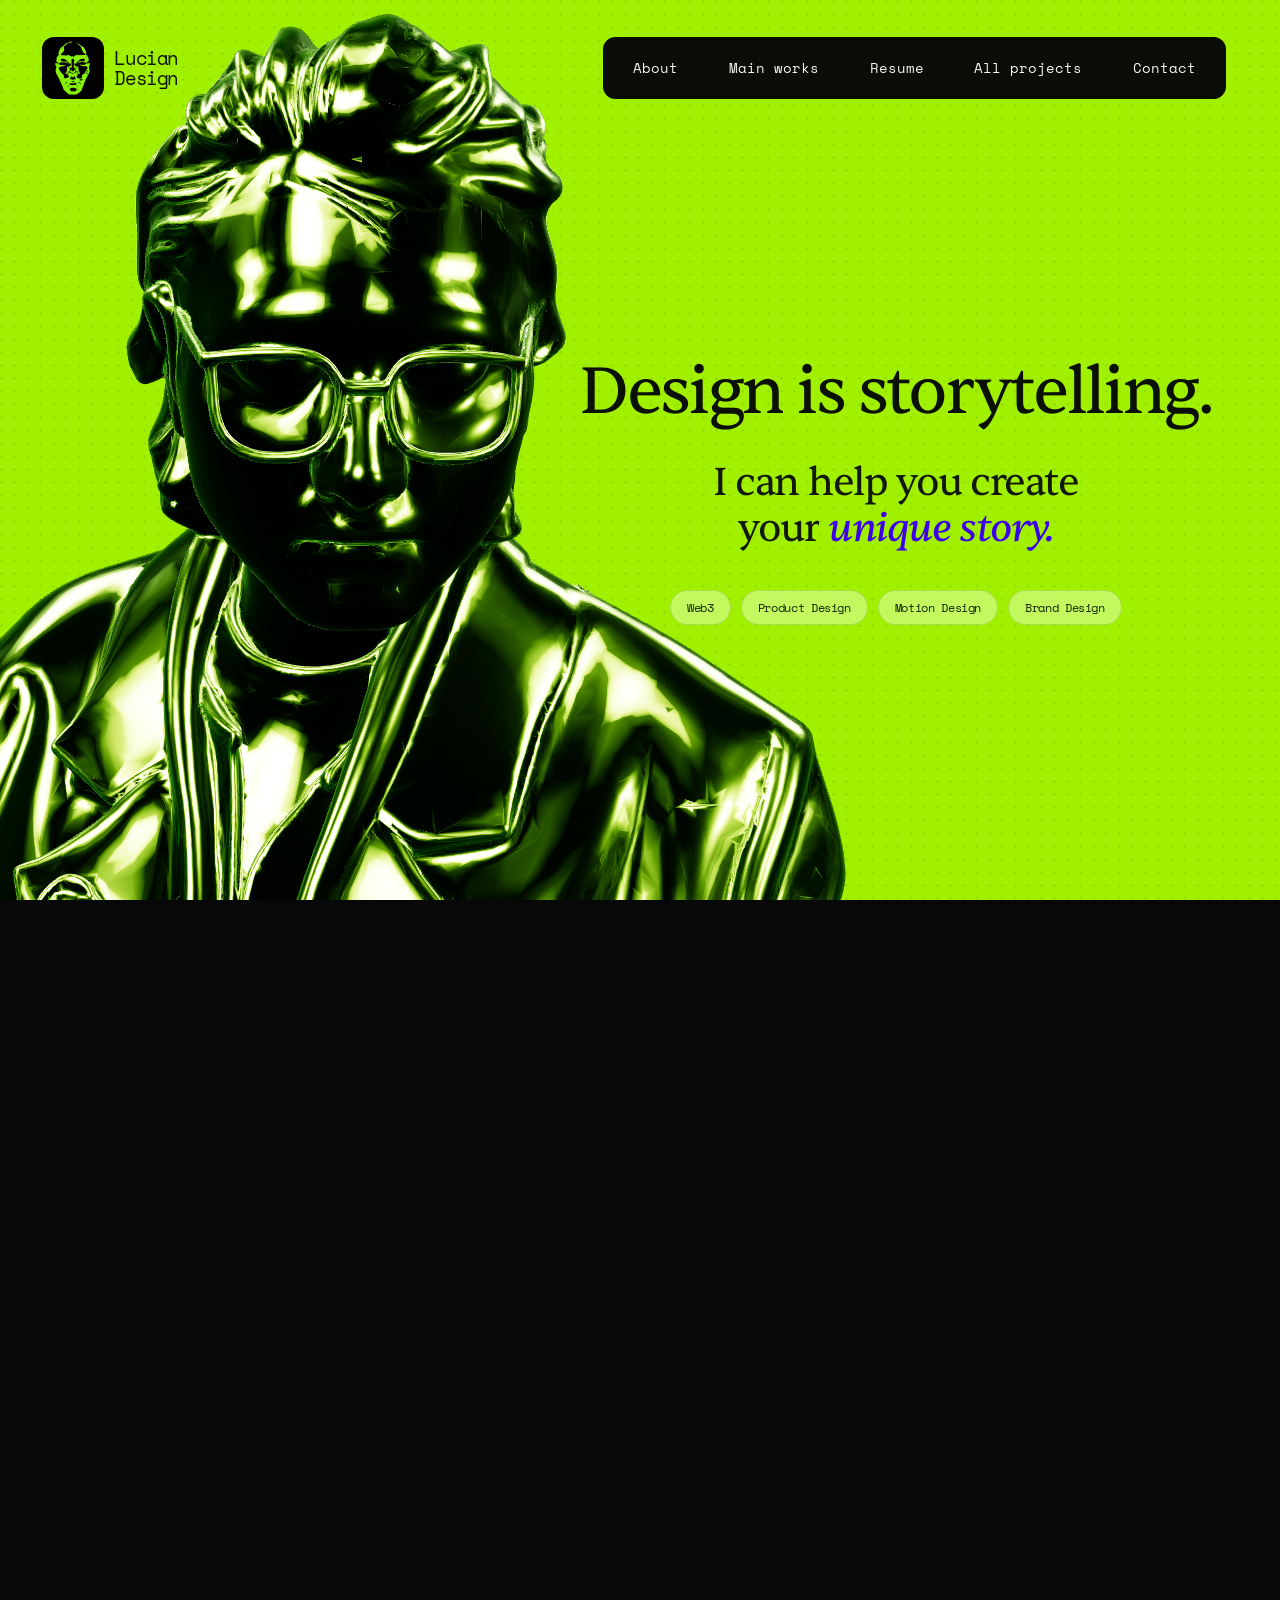
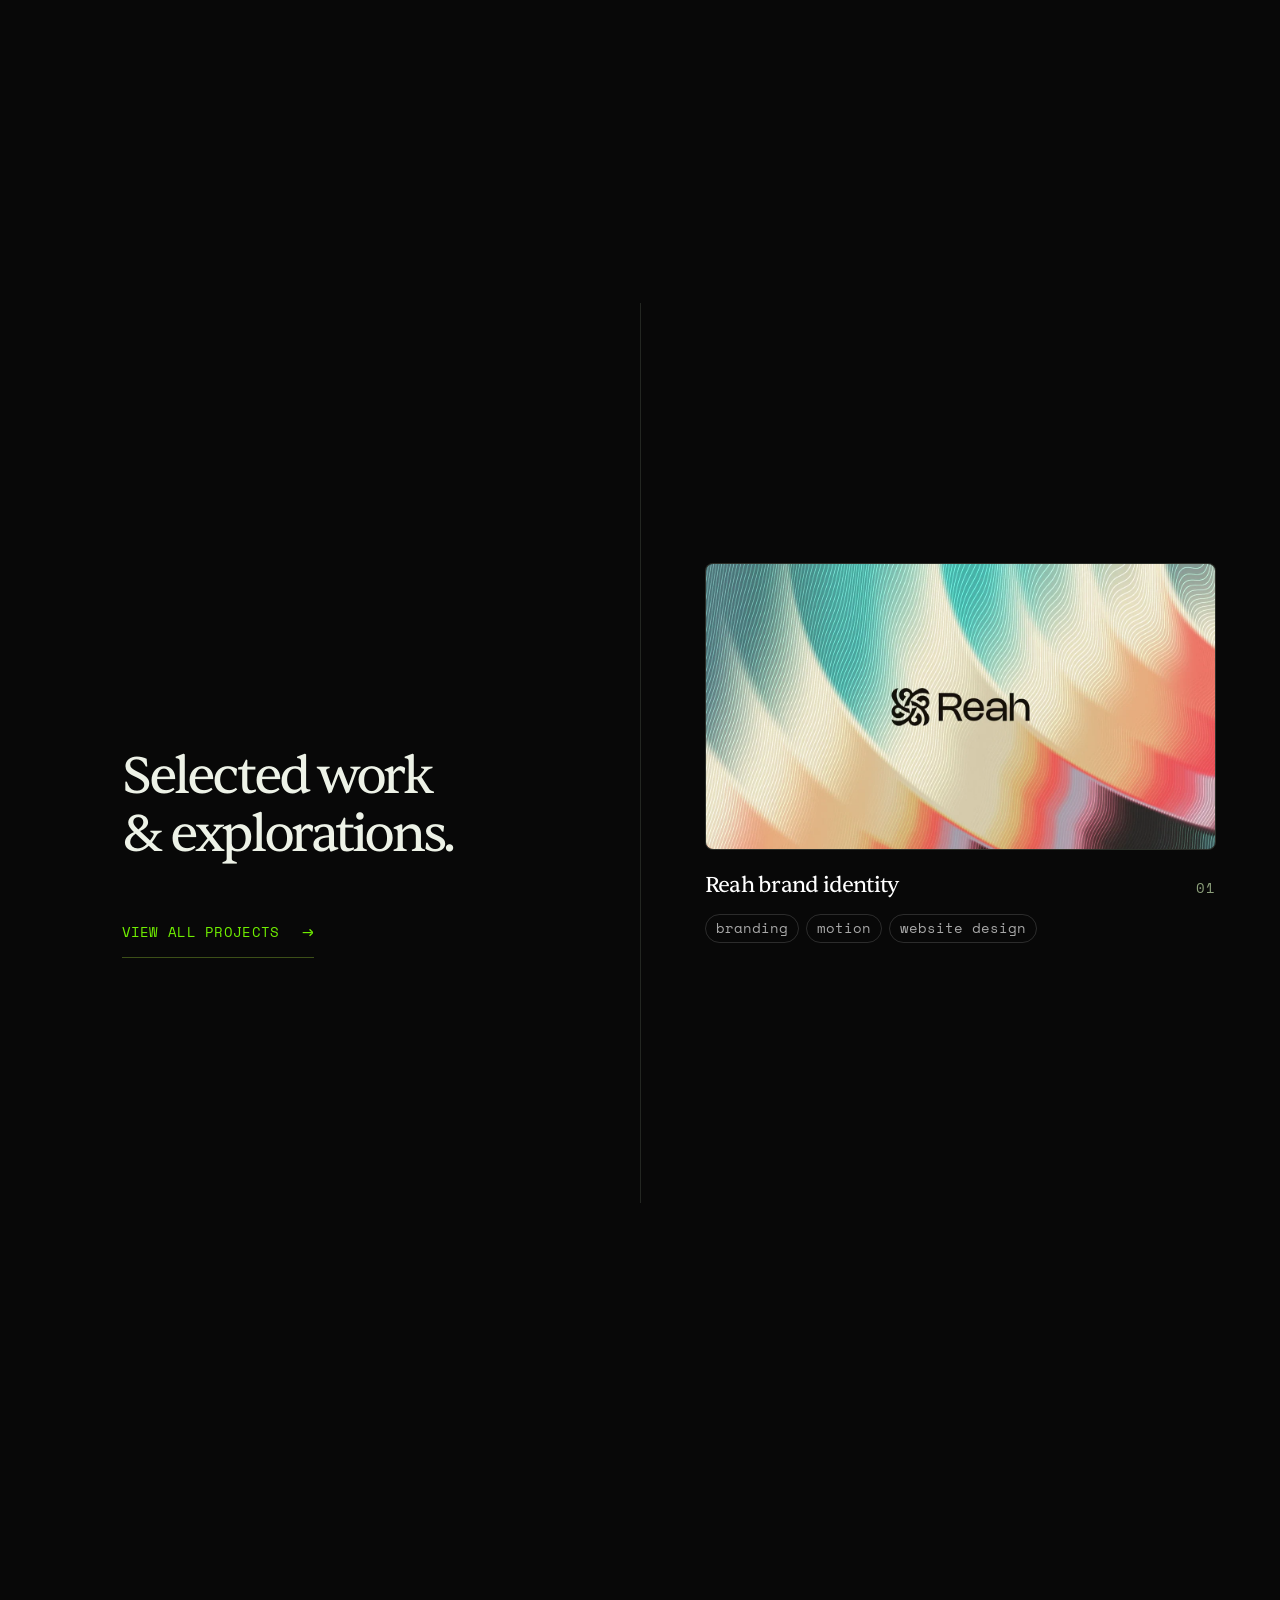
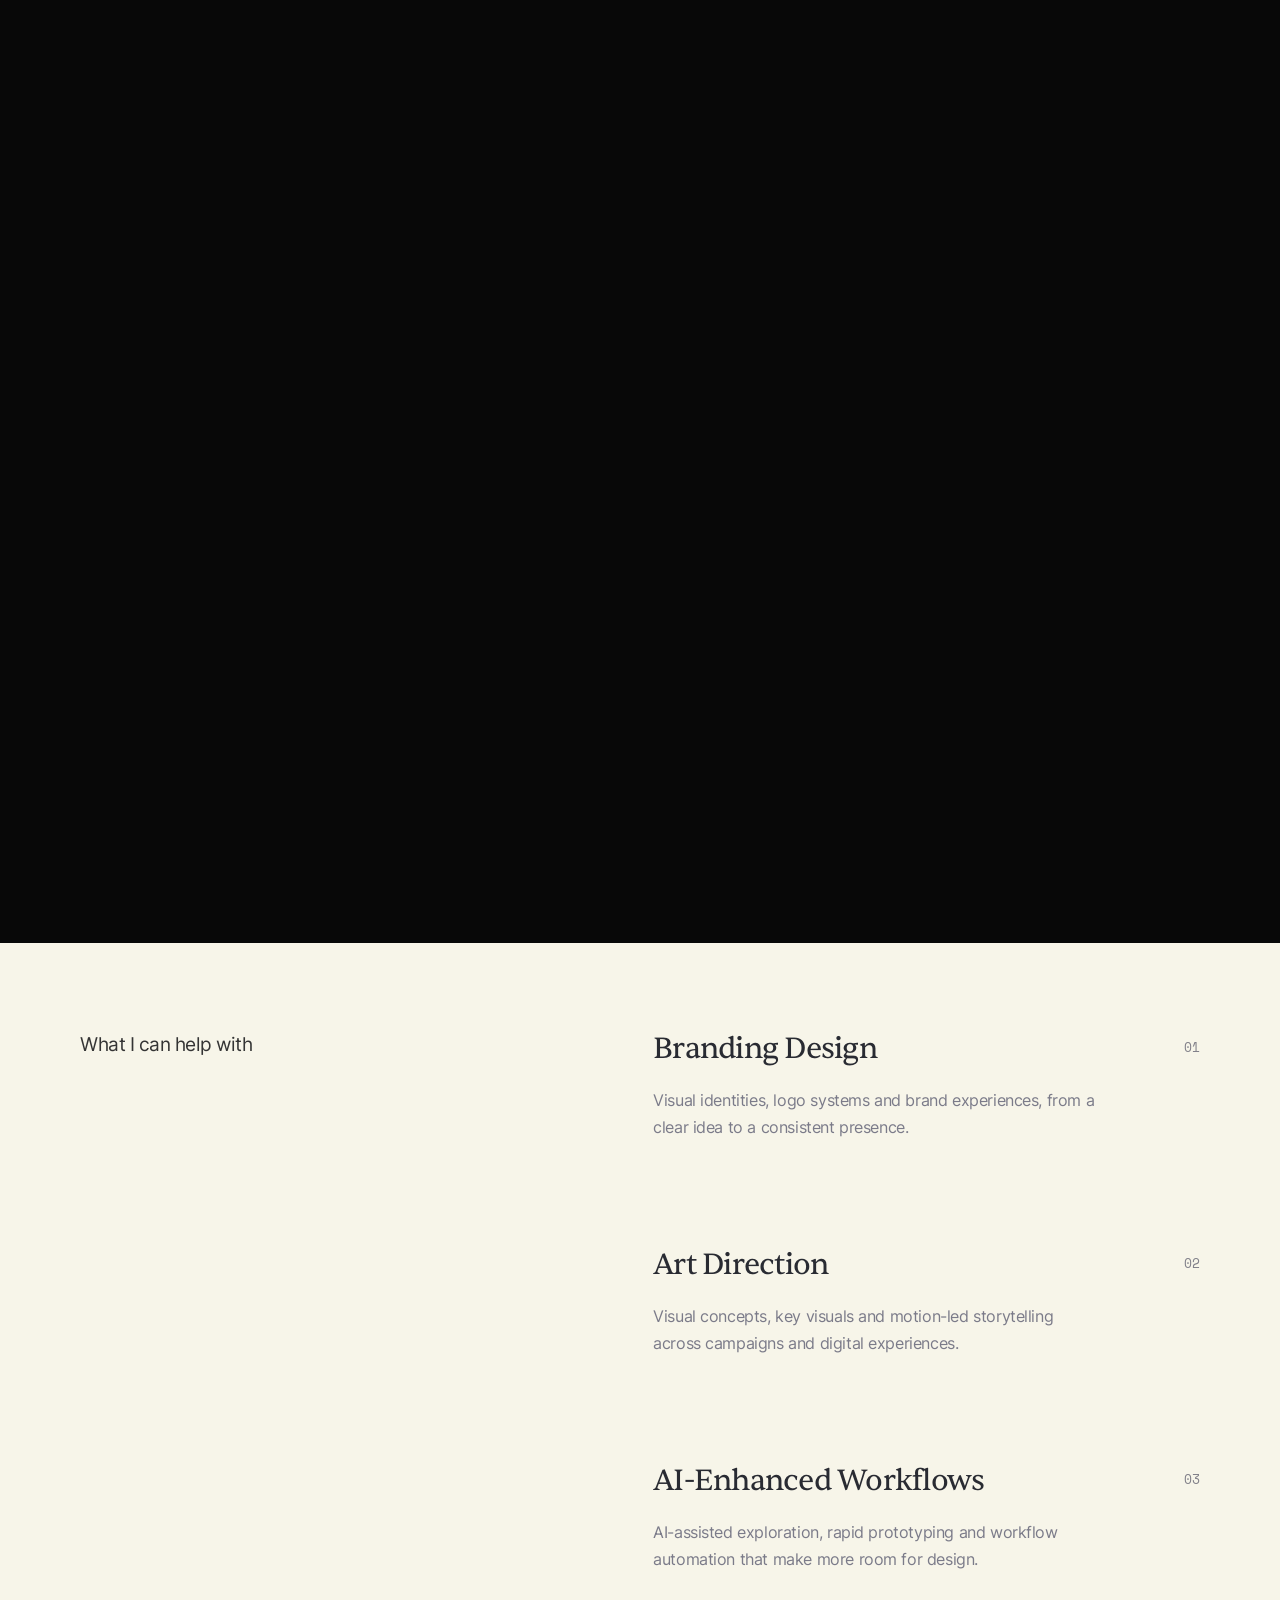
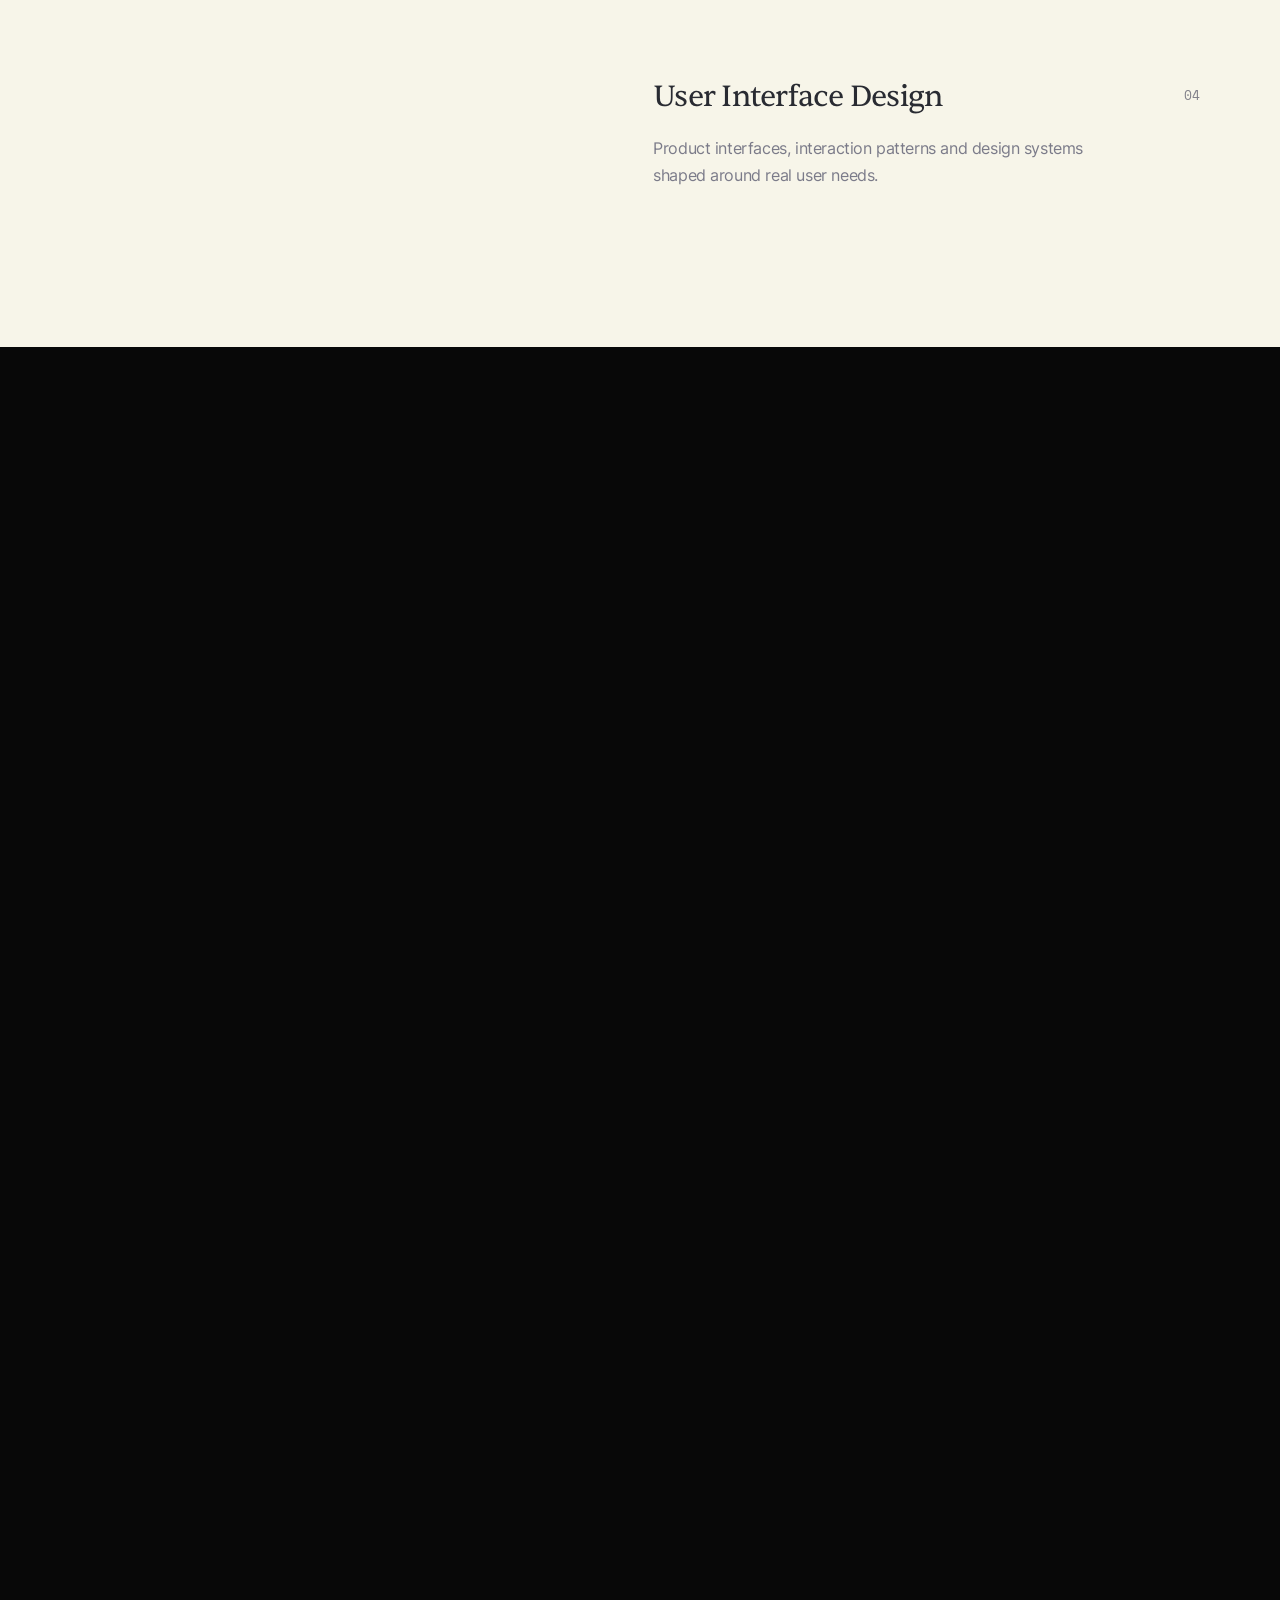
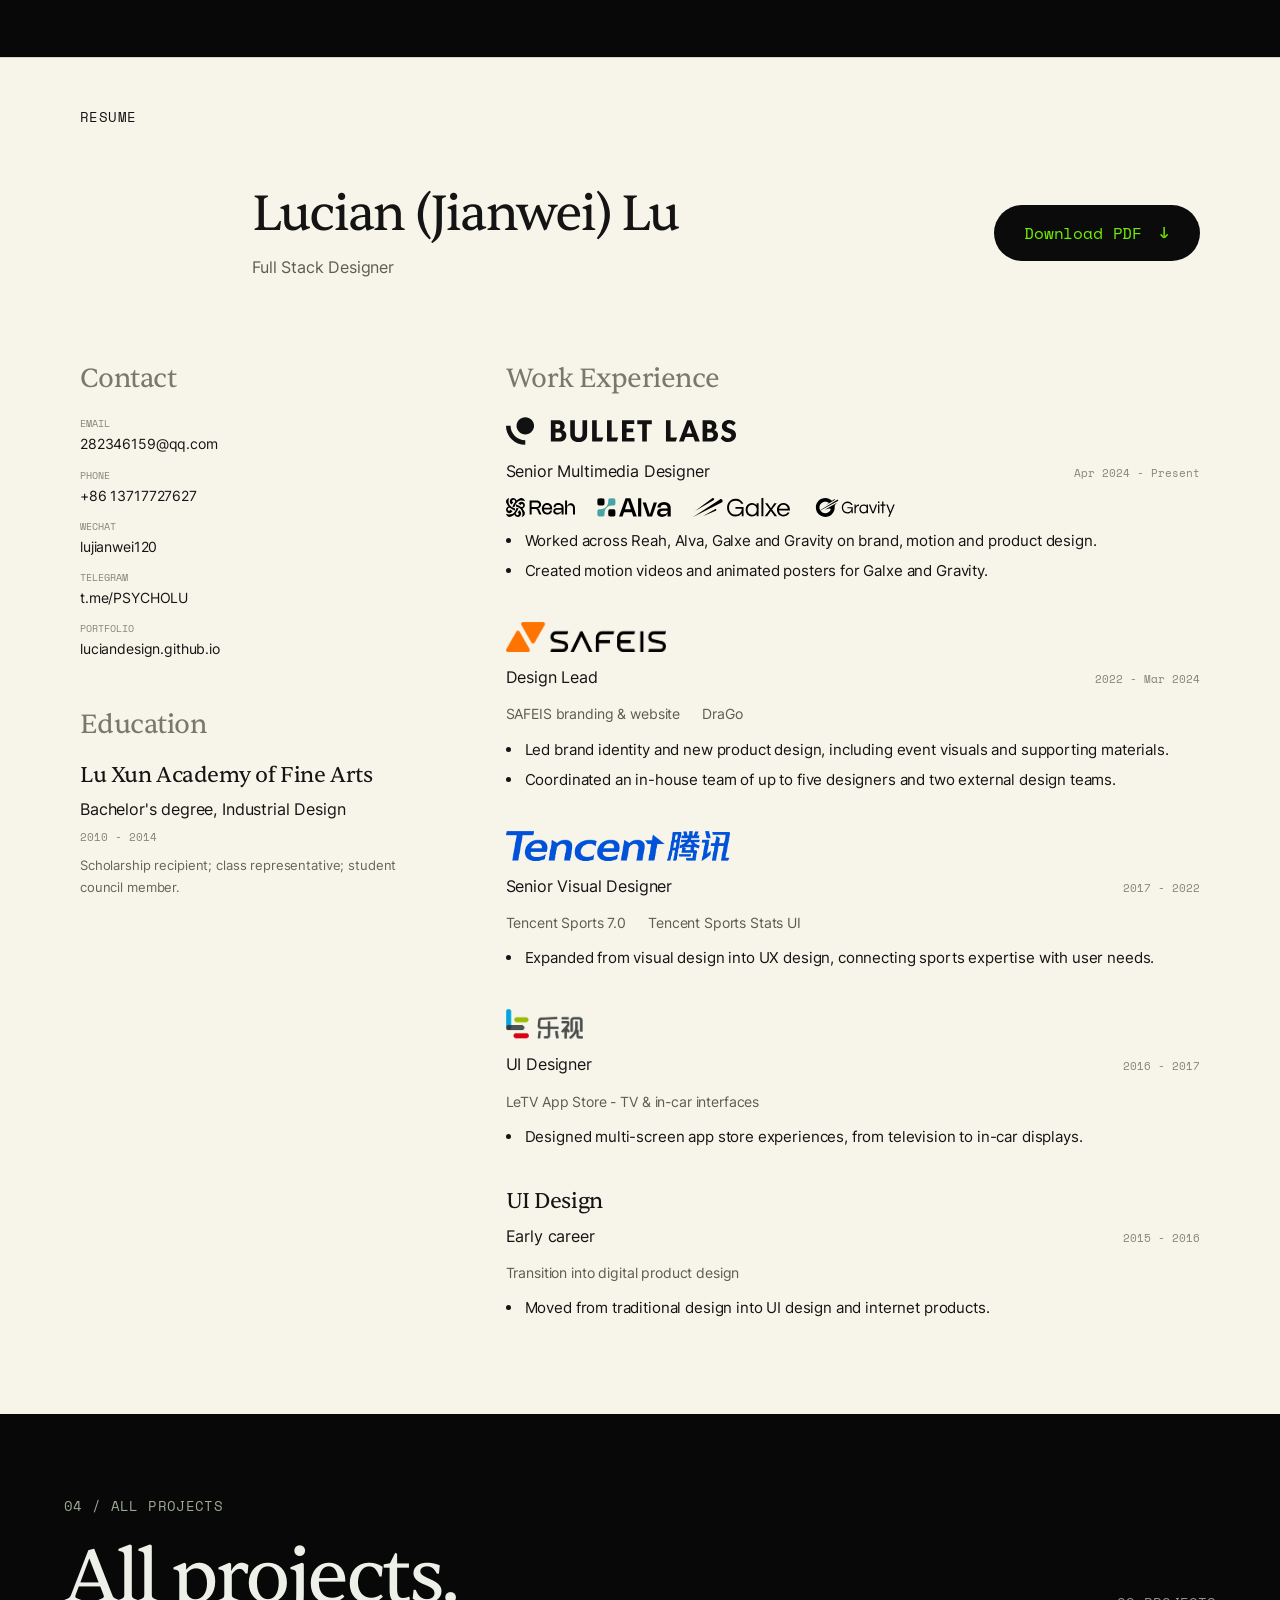
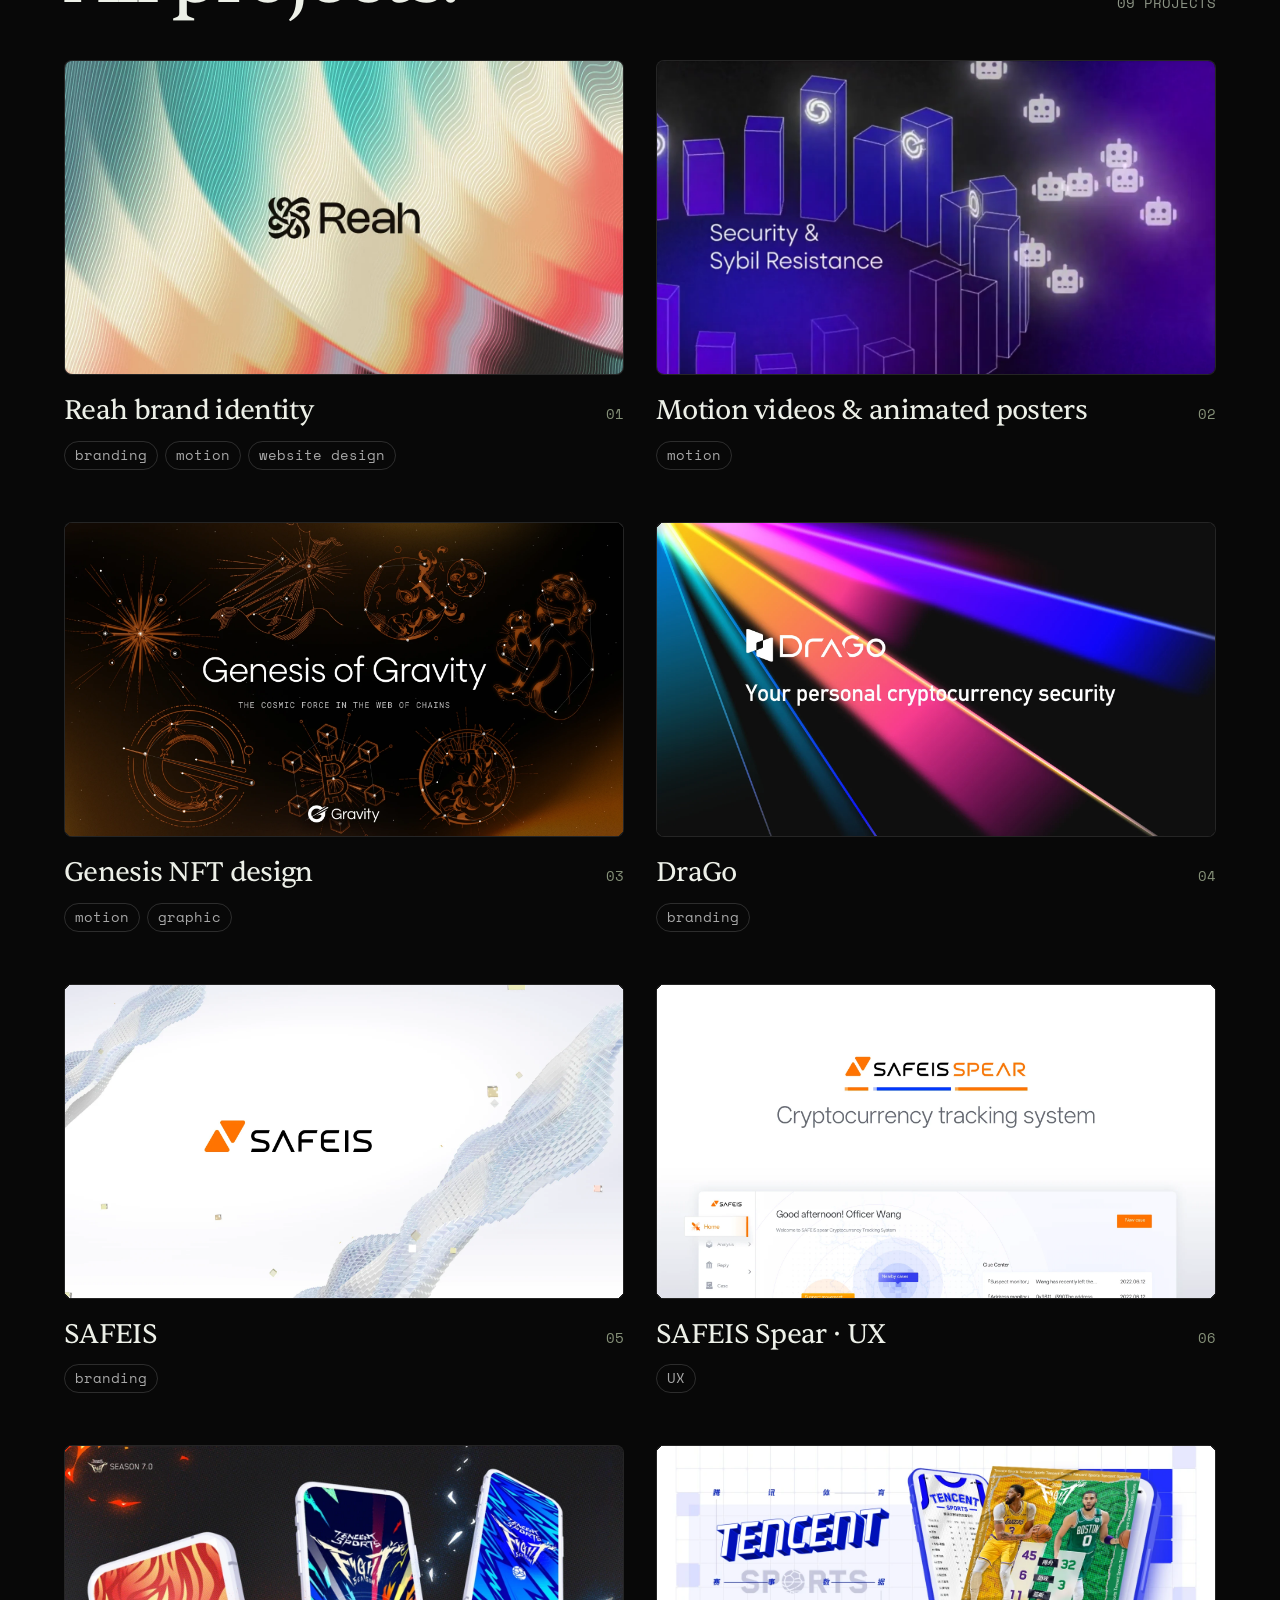
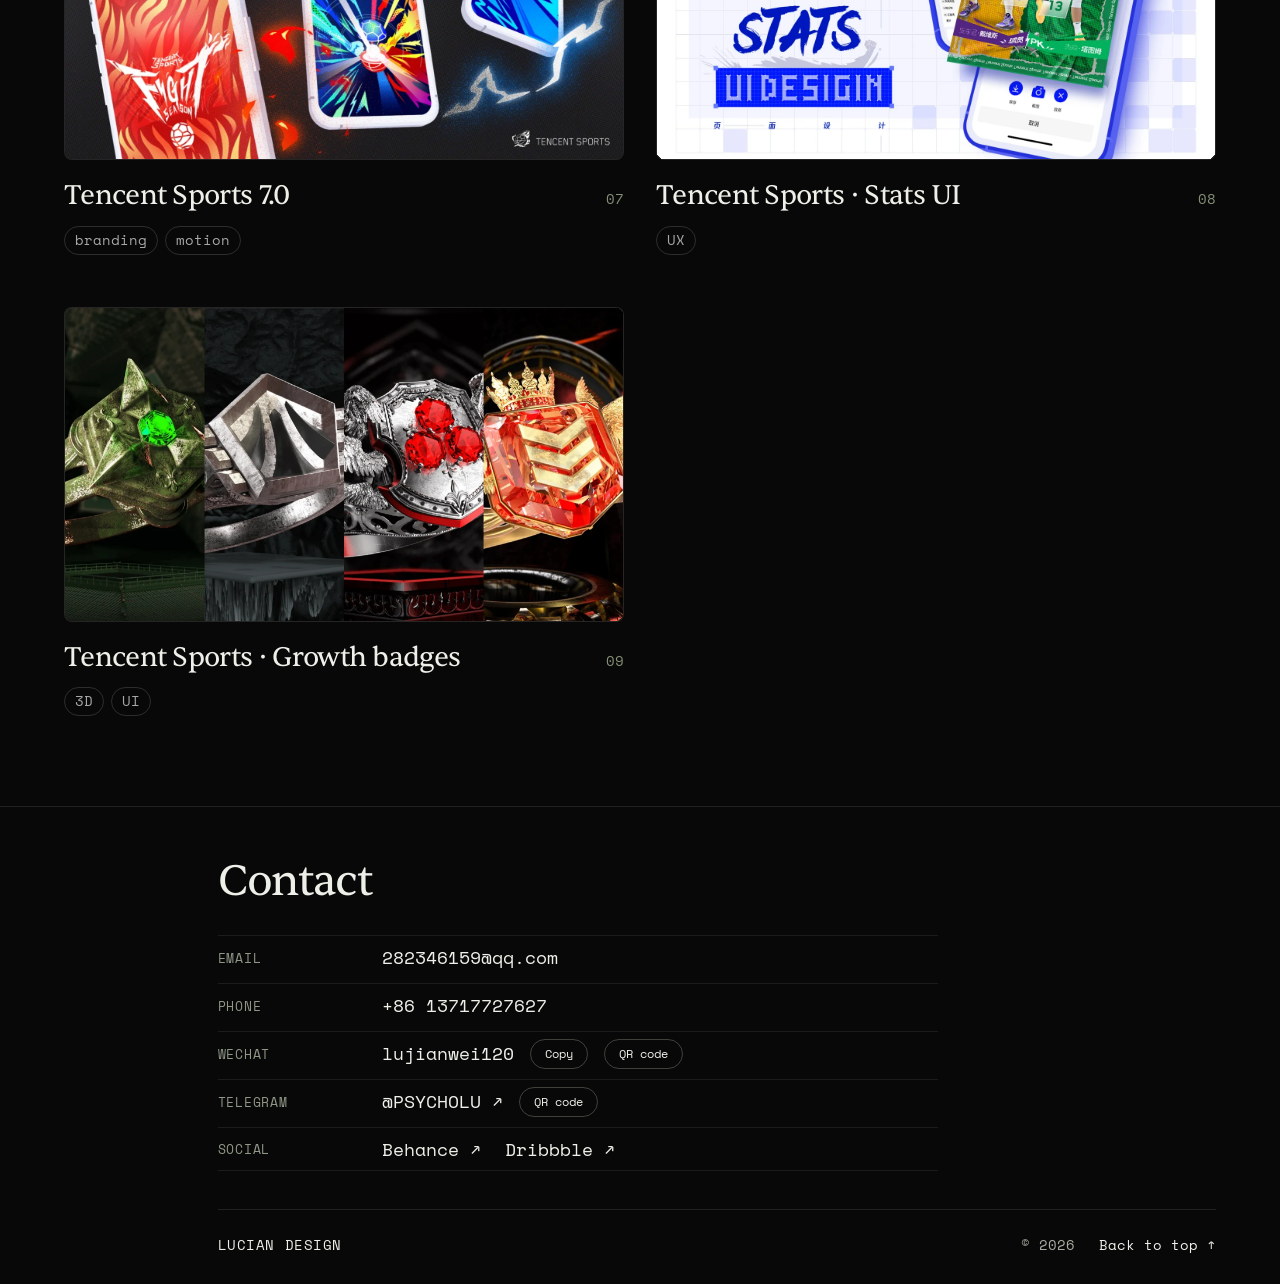
<file: index.html>
<!DOCTYPE html>

<html lang="en"><head><meta charset="utf-8"/><meta content="width=device-width,initial-scale=1" name="viewport"/><meta content="#a1f000" name="theme-color"/><meta content="Design is storytelling. I can help you create your unique story." name="description"/><title>Lucian Design</title><link as="image" href="./assets/hero-poster-desktop.webp" media="(min-width:1201px)" rel="preload" fetchpriority="high"/><link as="image" href="./assets/hero-poster-mobile.webp" media="(max-width:1200px)" rel="preload" fetchpriority="high"/><link as="fetch" href="./assets/sculpture-hunyuan-optimized.glb" rel="preload" crossorigin="anonymous" fetchpriority="low"/><link as="font" crossorigin="" href="./assets/fonts/Sentient-Regular.otf" rel="preload" type="font/otf"/><link href="./style.css?v=readable-contact-1" rel="stylesheet"/><link href="./portfolio.css?v=about-spacing-2" rel="stylesheet"/><link href="./theme.css?v=readable-contact-1" rel="stylesheet"/><link href="./content.css?v=readable-contact-1" rel="stylesheet"/><link href="./transitions.css?v=readable-contact-1" rel="stylesheet"/><script type="importmap">{"imports":{"three":"./vendor/three.module.js","three/addons/":"./vendor/addons/"}}</script><style id="experience-icon-layout">.experience-stack>.experience-item{display:flex;flex-direction:row;align-items:center;gap:14px;min-width:0}.experience-name{display:flex;flex-direction:column;gap:7px;min-width:0}.experience-icon{display:grid;place-items:center;width:36px;height:40px;flex:0 0 36px;color:#edf4e5}.experience-icon img,.experience-icon svg{display:block;width:36px;height:36px;max-width:36px;max-height:36px;object-fit:contain}@media(min-width:601px) and (max-width:1100px){.experience-stack>.experience-item{gap:10px}.experience-icon{width:27px;flex-basis:27px;height:34px}.experience-icon img,.experience-icon svg{width:27px;height:29px}.experience-name{font-size:.9em}}</style><link href="./typography.css?v=motion-video-cover-1" rel="stylesheet"/><link href="./experience.css?v=unified-company-products-1" rel="stylesheet"/><link href="./case-study.css?v=readable-contact-1" rel="stylesheet"/><link href="./sentient-titles.css?v=readable-contact-1" rel="stylesheet"/><link href="./readability.css?v=inter-sentient-1" rel="stylesheet"/><link href="./monochrome.css?v=6e64deb418cc" rel="stylesheet"/><link href="./project-tags.css?v=1" rel="stylesheet"/><link href="./resume.css?v=download-button-2" rel="stylesheet"/><link href="./work-shutters.css?v=capabilities-shutter-1" rel="stylesheet"/><link href="./work-archive.css?v=green-return-1" rel="stylesheet"/><link href="./work-interactions.css?v=no-capability-hover-1" rel="stylesheet"/><link rel="stylesheet" href="./facts-contact.css?v=nav-five-1"/></head>
<body class="presentation-mode monochrome-version"><div class="workspace panel-hidden"><div class="page-column" id="top"><main class="hero">
<a aria-label="Lucian Design" class="brand" href="#top"><img alt="" class="brand-symbol" src="./assets/lucian-logo.svg" width="800" height="800" decoding="async"/><span>Lucian<br/>Design</span></a><nav aria-label="Main navigation"><a href="#key-facts">About</a><a href="#selected-work">Main works</a><a href="#services">Resume</a><a href="#all-work">All projects</a><a href="#contact">Contact</a></nav>
<div class="hero-sculpture-slot"><div aria-label="A reflective green metal portrait with softly moving light" class="art" id="art" role="img"><picture class="hero-poster" aria-hidden="true"><source media="(max-width:1200px)" srcset="./assets/hero-poster-mobile.webp" width="375" height="456"/><img alt="" class="poster" fetchpriority="high" decoding="async" src="./assets/hero-poster-desktop.webp" width="1265" height="720"/></picture><canvas aria-hidden="true" id="scene"></canvas><span id="loading">LOADING SCULPTURE</span><p hidden="" id="error">The 3D view couldn't load. Please refresh to try again.</p></div></div>
<section class="intro" id="intro"><h1>Design is storytelling.</h1><p class="statement">I can help you create<br/>your <em>unique story.</em></p><ul aria-label="Design disciplines" class="disciplines" id="disciplines"><li>Web3</li><li>Product Design</li><li>Motion Design</li><li>Brand Design</li></ul></section>

</main>
<div class="portfolio">
<section aria-labelledby="facts-title" class="facts section-pad" id="key-facts">
<div class="section-heading reveal"><span class="section-kicker">01 / A LITTLE ABOUT ME</span><h2 class="section-title" id="facts-title">Full-stack designer.</h2><p>Branding, motion, and product design.<br/>A connected perspective, from identity to interaction.</p></div>
<div class="facts-grid">
<article class="fact-card fact-skills reveal"><span class="card-kicker">THREE DISCIPLINES</span><div class="skill-stack"><span>Branding.</span><span>Motion.</span><span>UI.</span></div><div class="fact-bottom"><p>One designer.<br/>A wider perspective.</p></div></article>
<article class="fact-card fact-experience reveal"><span class="card-kicker">SELECTED EXPERIENCE</span><ol aria-label="Experience, most recent first" class="experience-timeline"><li class="timeline-entry latest"><div class="company-identity"><span class="company-name"><img alt="" aria-hidden="true" class="company-mark" height="24" src="./assets/brands/bullet-mark.svg" width="24"/>Bullet Labs</span></div><ul aria-label="Products designed at Bullet Labs" class="company-products"><li><span class="experience-product"><img alt="" aria-hidden="true" height="16" src="./assets/brands/reah.png" width="16"/>Reah</span></li><li><span class="experience-product"><img alt="" aria-hidden="true" height="16" src="./assets/brands/alva.png" width="16"/>Alva</span></li><li><span class="experience-product"><img alt="" aria-hidden="true" height="16" src="./assets/brands/galxe.svg" width="16"/>Galxe</span></li><li><span class="experience-product"><img alt="" aria-hidden="true" height="16" src="./assets/brands/gravity.svg" width="16"/>Gravity</span></li></ul></li><li class="timeline-entry"><div class="company-identity"><span class="safeis-logo"><img alt="SAFEIS" height="21" src="./assets/brands/safeis.svg" width="106"/></span></div><div class="company-products"><small class="company-note">Web3 startup</small></div></li><li class="timeline-entry"><div class="company-identity"><img alt="Tencent" class="tencent-wordmark" height="24" src="./assets/brands/tencent-wordmark.png" width="126"/></div><ul aria-label="Products designed at Tencent" class="company-products"><li><span class="experience-product"><span aria-hidden="true" class="sports-product-mark"><img alt="" aria-hidden="true" height="16" src="./assets/brands/tencent-sports.webp" width="16"/></span>Tencent Sports</span></li></ul></li></ol><div class="fact-bottom"><p>Across established teams<br/>and early-stage ventures.</p></div></article>
<article class="fact-card fact-ai reveal"><span class="card-kicker">DESIGN IN THE AI ERA</span><div class="ai-capability"><h3>Human-led.<br/><em>AI-enhanced.</em></h3><ul><li>Agent workflow automation</li><li>AI-assisted exploration</li><li>Design quality refinement</li></ul></div><div class="fact-bottom"><p>Automate the process.<br/>Elevate the craft.</p></div></article>
</div>
</section>
<section aria-label="Selected work and explorations" class="work-section" id="selected-work"><div aria-hidden="true" class="chapter-divider"><i class="divider-h"></i><span class="divider-mark">+</span><i class="divider-v"></i></div>
<div class="work-pin"><div class="work-topline"><span class="section-kicker">02 / SELECTED WORK</span></div><div class="work-rail" id="work-rail"><div class="work-intro"><h2 class="section-title"><span class="work-title-line"><span>Selected work</span></span>
<span class="work-title-line"><span>&amp; explorations.</span></span></h2><button aria-controls="all-work" aria-label="View all projects" class="more-work" data-open-all-projects=""><span class="button-roll"><span>View all projects</span><span aria-hidden="true">View all projects</span></span><span aria-hidden="true" class="button-arrow"><i>→</i><i>→</i></span></button></div>
<article aria-label="Reah branding, motion and website design" class="project-card project-slot-card"><div class="project-inner"><a aria-label="View Reah brand identity" class="project-image project-slot work-preview work-preview-video" href="./reah.html"><video aria-hidden="true" autoplay="" class="project-cover motion-collection-cover" data-cover-src="./assets/reah/cover.mp4" disablepictureinpicture="" height="1080" loop="" muted="" playsinline="" poster="./assets/reah/cover.webp" preload="none" width="1920"></video><span aria-hidden="true" class="work-view-badge"><svg viewBox="0 0 24 24" fill="none" stroke="currentColor" stroke-width="1.5"><path d="M2.5 12s3.5-6 9.5-6 9.5 6 9.5 6-3.5 6-9.5 6-9.5-6-9.5-6Z"/><circle cx="12" cy="12" r="2.5"/></svg><span>View</span></span></a><div class="project-meta"><div class="project-description"><a class="motion-project-title" href="./reah.html">Reah brand identity</a><ul aria-label="Project categories" class="project-tags"><li>branding</li><li>motion</li><li>website design</li></ul></div><span class="project-slot-index">01</span></div></div></article>
<article aria-label="动态视频及动态海报设计" class="project-card project-slot-card"><div class="project-inner"><a aria-label="View Motion videos and animated posters" class="project-image project-slot work-preview work-preview-video" href="./motion.html"><video aria-hidden="true" autoplay="" class="project-cover motion-collection-cover" data-cover-src="./assets/motion/cover/cover.mp4" disablepictureinpicture="" height="810" loop="" muted="" playsinline="" poster="./assets/motion/cover/poster.webp" preload="none" width="1440"></video><span class="work-view-badge" aria-hidden="true"><svg viewBox="0 0 24 24" fill="none" stroke="currentColor" stroke-width="1.5"><path d="M2.5 12s3.5-6 9.5-6 9.5 6 9.5 6-3.5 6-9.5 6-9.5-6-9.5-6Z"/><circle cx="12" cy="12" r="2.5"/></svg><span>View</span></span></a><div class="project-meta"><div class="project-description"><a class="motion-project-title" href="./motion.html">Motion videos &amp; animated posters</a><ul aria-label="Project categories" class="project-tags"><li>motion</li></ul></div><span class="project-slot-index">02</span></div></div></article>
<article aria-label="Genesis NFT design" class="project-card project-slot-card"><div class="project-inner"><a aria-label="View Genesis NFT design" class="project-image project-slot work-preview" href="./genesis-nft.html"><div class="work-preview-track"><img class="work-preview-frame" src="./assets/genesis-nft/banner.webp" alt="Genesis NFT design" width="1440" height="810" loading="lazy" decoding="async"/><img class="work-preview-frame" src="./assets/genesis-nft/static-02.webp" alt="" width="1440" height="810" loading="lazy" decoding="async" aria-hidden="true"/><img class="work-preview-frame" src="./assets/genesis-nft/static-04.webp" alt="" width="1440" height="810" loading="lazy" decoding="async" aria-hidden="true"/></div><span class="work-view-badge" aria-hidden="true"><svg viewBox="0 0 24 24" fill="none" stroke="currentColor" stroke-width="1.5"><path d="M2.5 12s3.5-6 9.5-6 9.5 6 9.5 6-3.5 6-9.5 6-9.5-6-9.5-6Z"/><circle cx="12" cy="12" r="2.5"/></svg><span>View</span></span></a><div class="project-meta"><div class="project-description"><a class="motion-project-title" href="./genesis-nft.html">Genesis NFT design</a><ul aria-label="Project categories" class="project-tags"><li>motion</li><li>graphic</li></ul></div><span class="project-slot-index">03</span></div></div></article>
<article aria-label="DraGo cryptocurrency security" class="project-card project-slot-card"><div class="project-inner"><a aria-label="View DraGo" class="project-image project-slot work-preview" href="./drago.html"><div class="work-preview-track"><img class="work-preview-frame" src="./assets/drago/cover.webp" alt="DraGo" width="1440" height="810" loading="lazy" decoding="async"/><img class="work-preview-frame" src="./assets/drago/04-1.webp" alt="" width="1440" height="810" loading="lazy" decoding="async" aria-hidden="true"/><img class="work-preview-frame" src="./assets/drago/08-1.webp" alt="" width="1440" height="810" loading="lazy" decoding="async" aria-hidden="true"/></div><span class="work-view-badge" aria-hidden="true"><svg viewBox="0 0 24 24" fill="none" stroke="currentColor" stroke-width="1.5"><path d="M2.5 12s3.5-6 9.5-6 9.5 6 9.5 6-3.5 6-9.5 6-9.5-6-9.5-6Z"/><circle cx="12" cy="12" r="2.5"/></svg><span>View</span></span></a><div class="project-meta"><div class="project-description"><a class="motion-project-title" href="./drago.html">DraGo</a><ul aria-label="Project categories" class="project-tags"><li>branding</li></ul></div><span class="project-slot-index">04</span></div></div></article>
<article aria-label="SAFEIS branding and website design" class="project-card project-slot-card"><div class="project-inner"><a aria-label="View SAFEIS" class="project-image project-slot work-preview" href="./safeis.html"><div class="work-preview-track"><img class="work-preview-frame" src="./assets/safeis/cover.webp" alt="SAFEIS" width="1440" height="810" loading="lazy" decoding="async"/><img class="work-preview-frame" src="./assets/safeis/18-1.webp" alt="" width="1440" height="810" loading="lazy" decoding="async" aria-hidden="true"/><img class="work-preview-frame" src="./assets/safeis/20-1.webp" alt="" width="1440" height="810" loading="lazy" decoding="async" aria-hidden="true"/></div><span class="work-view-badge" aria-hidden="true"><svg viewBox="0 0 24 24" fill="none" stroke="currentColor" stroke-width="1.5"><path d="M2.5 12s3.5-6 9.5-6 9.5 6 9.5 6-3.5 6-9.5 6-9.5-6-9.5-6Z"/><circle cx="12" cy="12" r="2.5"/></svg><span>View</span></span></a><div class="project-meta"><div class="project-description"><a class="motion-project-title" href="./safeis.html">SAFEIS</a><ul aria-label="Project categories" class="project-tags"><li>branding</li></ul></div><span class="project-slot-index">05</span></div></div></article>
<article aria-label="Tencent Sports 7.0 branding design" class="project-card project-slot-card"><div class="project-inner"><a aria-label="View Tencent Sports 7.0" class="project-image project-slot work-preview" href="./tencent-sports.html"><div class="work-preview-track"><img class="work-preview-frame" src="./assets/tencent-sports/00-1.webp" alt="Tencent Sports 7.0" width="1440" height="810" loading="lazy" decoding="async"/><img class="work-preview-frame" src="./assets/tencent-sports/04-1.webp" alt="" width="1440" height="810" loading="lazy" decoding="async" aria-hidden="true"/><img class="work-preview-frame" src="./assets/tencent-sports/09-1.webp" alt="" width="1440" height="810" loading="lazy" decoding="async" aria-hidden="true"/></div><span class="work-view-badge" aria-hidden="true"><svg viewBox="0 0 24 24" fill="none" stroke="currentColor" stroke-width="1.5"><path d="M2.5 12s3.5-6 9.5-6 9.5 6 9.5 6-3.5 6-9.5 6-9.5-6-9.5-6Z"/><circle cx="12" cy="12" r="2.5"/></svg><span>View</span></span></a><div class="project-meta"><div class="project-description"><a class="motion-project-title" href="./tencent-sports.html">Tencent Sports 7.0</a><ul aria-label="Project categories" class="project-tags"><li>branding</li><li>motion</li></ul></div><span class="project-slot-index">06</span></div></div></article>
<div class="work-outro"><div class="project-inner"><h3>More work.<br/>More possibilities.</h3><button aria-controls="all-work" aria-label="View all projects" class="more-work" data-open-all-projects=""><span class="button-roll"></span><span aria-hidden="true" class="button-arrow"><i>→</i><i>→</i></span></button></div></div><div aria-hidden="true" class="work-handoff"><div class="handoff-under"><span class="section-kicker">03 / RESUME</span><h2 class="section-title">Resume.</h2></div><div class="handoff-blinds"><div class="handoff-blade" style="--blade:0"><div class="handoff-slice"><div class="handoff-face"><span class="section-kicker">03 / RESUME</span><h2 class="section-title">Resume.</h2></div></div></div><div class="handoff-blade" style="--blade:1"><div class="handoff-slice"><div class="handoff-face"><span class="section-kicker">03 / RESUME</span><h2 class="section-title">Resume.</h2></div></div></div><div class="handoff-blade" style="--blade:2"><div class="handoff-slice"><div class="handoff-face"><span class="section-kicker">03 / RESUME</span><h2 class="section-title">Resume.</h2></div></div></div><div class="handoff-blade" style="--blade:3"><div class="handoff-slice"><div class="handoff-face"><span class="section-kicker">03 / RESUME</span><h2 class="section-title">Resume.</h2></div></div></div><div class="handoff-blade" style="--blade:4"><div class="handoff-slice"><div class="handoff-face"><span class="section-kicker">03 / RESUME</span><h2 class="section-title">Resume.</h2></div></div></div><div class="handoff-blade" style="--blade:5"><div class="handoff-slice"><div class="handoff-face"><span class="section-kicker">03 / RESUME</span><h2 class="section-title">Resume.</h2></div></div></div></div></div></div><div aria-hidden="true" class="work-progress"><i></i></div></div></section>
<section class="capabilities" id="capabilities" aria-labelledby="capabilities-title"><div class="capabilities-layout"><div class="capabilities-intro"><div class="capabilities-sticky"><h2 id="capabilities-title">What I can help with</h2></div></div><div class="capability-list"><article class="capability-row"><span class="capability-number" aria-hidden="true">01</span><h3 class="capability-title">Branding Design</h3><p id="capability-description-1">Visual identities, logo systems and brand experiences, from a clear idea to a consistent presence.</p></article><article class="capability-row"><span class="capability-number" aria-hidden="true">02</span><h3 class="capability-title">Art Direction</h3><p id="capability-description-2">Visual concepts, key visuals and motion-led storytelling across campaigns and digital experiences.</p></article><article class="capability-row"><span class="capability-number" aria-hidden="true">03</span><h3 class="capability-title">AI-Enhanced Workflows</h3><p id="capability-description-3">AI-assisted exploration, rapid prototyping and workflow automation that make more room for design.</p></article><article class="capability-row"><span class="capability-number" aria-hidden="true">04</span><h3 class="capability-title">User Interface Design</h3><p id="capability-description-4">Product interfaces, interaction patterns and design systems shaped around real user needs.</p></article></div></div></section><section aria-labelledby="services-title" class="services resume-section" id="services"><div class="resume-toolbar"><h2 id="services-title">Resume</h2></div><article aria-label="Lucian (Jianwei) Lu resume" class="resume-sheet"><header class="resume-header"><div aria-hidden="true" class="resume-avatar-slot"></div><div class="resume-identity"><h3 class="resume-name">Lucian (Jianwei) Lu</h3><p class="resume-position">Full Stack Designer</p></div><a class="resume-download" download="Lucian-Jianwei-Lu-Resume.pdf" href="./assets/resume/Lucian-Lu-Resume.pdf?v=fullstack-2" type="application/pdf">Download PDF <span aria-hidden="true">↓</span></a></header><div class="resume-columns"><aside aria-label="Contact and education" class="resume-sidebar"><footer class="resume-side-section resume-contact"><h3>Contact</h3><dl><div><dt>Email</dt><dd>282346159@qq.com</dd></div><div><dt>Phone</dt><dd>+86 13717727627</dd></div><div><dt>WeChat</dt><dd>lujianwei120</dd></div><div><dt>Telegram</dt><dd><a href="https://t.me/PSYCHOLU" rel="noopener noreferrer" target="_blank">t.me/PSYCHOLU</a></dd></div><div><dt>Portfolio</dt><dd><a href="https://luciandesign.github.io/" rel="noopener noreferrer" target="_blank">luciandesign.github.io</a></dd></div></dl></footer><section class="resume-side-section"><h3>Education</h3><div><h4>Lu Xun Academy of Fine Arts</h4><div class="resume-role-line"><span>Bachelor's degree, Industrial Design</span><time>2010 - 2014</time></div><p class="resume-detail">Scholarship recipient; class representative; student council member.</p></div></section></aside><section class="resume-experience"><h3>Work Experience</h3><div><article class="resume-job"><h4 class="resume-brand-heading"><img alt="Bullet Labs" class="resume-company-wordmark resume-bullet-wordmark" src="./assets/resume/logos/bullet-full.svg"/></h4><div class="resume-role-line"><span>Senior Multimedia Designer</span><time>Apr 2024 - Present</time></div><p class="resume-projects"><span class="resume-product"><img alt="Reah" class="resume-product-wordmark" src="./assets/resume/logos/reah-full.svg"/></span><span class="resume-product"><img alt="Alva" class="resume-product-wordmark" src="./assets/resume/logos/alva-full.svg"/></span><span class="resume-product"><img alt="Galxe" class="resume-product-wordmark" src="./assets/resume/logos/galxe-full.svg"/></span><span class="resume-product"><img alt="Gravity" class="resume-product-wordmark" src="./assets/resume/logos/gravity-full.svg"/></span></p><ul><li>Worked across Reah, Alva, Galxe and Gravity on brand, motion and product design.</li><li>Created motion videos and animated posters for Galxe and Gravity.</li></ul></article><article class="resume-job"><h4 class="resume-brand-heading"><img alt="SAFEIS / Zhongke Lianyuan" class="resume-company-wordmark resume-safeis-wordmark" src="./assets/resume/logos/safeis.png"/></h4><div class="resume-role-line"><span>Design Lead</span><time>2022 - Mar 2024</time></div><p class="resume-projects"><span class="resume-product">SAFEIS branding &amp; website</span><span class="resume-product">DraGo</span></p><ul><li>Led brand identity and new product design, including event visuals and supporting materials.</li><li>Coordinated an in-house team of up to five designers and two external design teams.</li></ul></article><article class="resume-job"><h4 class="resume-brand-heading"><img alt="Tencent Sports" class="resume-company-wordmark" src="./assets/resume/logos/tencent-transparent.svg"/></h4><div class="resume-role-line"><span>Senior Visual Designer</span><time>2017 - 2022</time></div><p class="resume-projects"><span class="resume-product">Tencent Sports 7.0</span><span class="resume-product">Tencent Sports Stats UI</span></p><ul><li>Expanded from visual design into UX design, connecting sports expertise with user needs.</li></ul></article><article class="resume-job"><h4 class="resume-brand-heading"><img alt="LeTV Interactive Entertainment" class="resume-company-wordmark" src="./assets/resume/logos/letv-transparent.svg"/></h4><div class="resume-role-line"><span>UI Designer</span><time>2016 - 2017</time></div><p class="resume-projects"><span class="resume-product">LeTV App Store - TV &amp; in-car interfaces</span></p><ul><li>Designed multi-screen app store experiences, from television to in-car displays.</li></ul></article><article class="resume-job"><h4>UI Design</h4><div class="resume-role-line"><span>Early career</span><time>2015 - 2016</time></div><p class="resume-projects"><span class="resume-product">Transition into digital product design</span></p><ul><li>Moved from traditional design into UI design and internet products.</li></ul></article></div></section></div></article></section><section aria-labelledby="all-work-title" class="work-archive" id="all-work"><header class="archive-heading"><div><span class="section-kicker">04 / ALL PROJECTS</span><h2 id="all-work-title">All projects.</h2></div><span class="archive-count">09 PROJECTS</span></header><div class="archive-grid"><article class="archive-card"><a aria-label="View Reah brand identity" class="archive-cover work-preview work-preview-video" href="./reah.html"><video aria-hidden="true" autoplay="" class="project-cover motion-collection-cover" data-cover-src="./assets/reah/cover.mp4" disablepictureinpicture="" height="1080" loop="" muted="" playsinline="" poster="./assets/reah/cover.webp" preload="none" width="1920"></video><span aria-hidden="true" class="work-view-badge"><svg viewBox="0 0 24 24" fill="none" stroke="currentColor" stroke-width="1.5"><path d="M2.5 12s3.5-6 9.5-6 9.5 6 9.5 6-3.5 6-9.5 6-9.5-6-9.5-6Z"/><circle cx="12" cy="12" r="2.5"/></svg><span>View</span></span></a><div class="archive-card-meta"><h3><a href="./reah.html">Reah brand identity</a></h3><span aria-hidden="true">01</span></div><ul aria-label="Project categories" class="project-tags"><li>branding</li><li>motion</li><li>website design</li></ul></article><article class="archive-card"><a aria-label="View Motion videos and animated posters" class="archive-cover work-preview work-preview-video" href="./motion.html"><video aria-hidden="true" autoplay="" class="project-cover motion-collection-cover" data-cover-src="./assets/motion/cover/cover.mp4" disablepictureinpicture="" height="810" loop="" muted="" playsinline="" poster="./assets/motion/cover/poster.webp" preload="none" width="1440"></video><span class="work-view-badge" aria-hidden="true"><svg viewBox="0 0 24 24" fill="none" stroke="currentColor" stroke-width="1.5"><path d="M2.5 12s3.5-6 9.5-6 9.5 6 9.5 6-3.5 6-9.5 6-9.5-6-9.5-6Z"/><circle cx="12" cy="12" r="2.5"/></svg><span>View</span></span></a><div class="archive-card-meta"><h3><a href="./motion.html">Motion videos &amp; animated posters</a></h3><span aria-hidden="true">02</span></div><ul aria-label="Project categories" class="project-tags"><li>motion</li></ul></article><article class="archive-card"><a aria-label="View Genesis NFT design" class="archive-cover work-preview" href="./genesis-nft.html"><div class="work-preview-track"><img class="work-preview-frame" src="./assets/genesis-nft/banner.webp" alt="Genesis NFT design" width="1440" height="810" loading="lazy" decoding="async"/><img class="work-preview-frame" src="./assets/genesis-nft/static-02.webp" alt="" width="1440" height="810" loading="lazy" decoding="async" aria-hidden="true"/><img class="work-preview-frame" src="./assets/genesis-nft/static-04.webp" alt="" width="1440" height="810" loading="lazy" decoding="async" aria-hidden="true"/></div><span class="work-view-badge" aria-hidden="true"><svg viewBox="0 0 24 24" fill="none" stroke="currentColor" stroke-width="1.5"><path d="M2.5 12s3.5-6 9.5-6 9.5 6 9.5 6-3.5 6-9.5 6-9.5-6-9.5-6Z"/><circle cx="12" cy="12" r="2.5"/></svg><span>View</span></span></a><div class="archive-card-meta"><h3><a href="./genesis-nft.html">Genesis NFT design</a></h3><span aria-hidden="true">03</span></div><ul aria-label="Project categories" class="project-tags"><li>motion</li><li>graphic</li></ul></article><article class="archive-card"><a aria-label="View DraGo" class="archive-cover work-preview" href="./drago.html"><div class="work-preview-track"><img class="work-preview-frame" src="./assets/drago/cover.webp" alt="DraGo" width="1440" height="810" loading="lazy" decoding="async"/><img class="work-preview-frame" src="./assets/drago/04-1.webp" alt="" width="1440" height="810" loading="lazy" decoding="async" aria-hidden="true"/><img class="work-preview-frame" src="./assets/drago/08-1.webp" alt="" width="1440" height="810" loading="lazy" decoding="async" aria-hidden="true"/></div><span class="work-view-badge" aria-hidden="true"><svg viewBox="0 0 24 24" fill="none" stroke="currentColor" stroke-width="1.5"><path d="M2.5 12s3.5-6 9.5-6 9.5 6 9.5 6-3.5 6-9.5 6-9.5-6-9.5-6Z"/><circle cx="12" cy="12" r="2.5"/></svg><span>View</span></span></a><div class="archive-card-meta"><h3><a href="./drago.html">DraGo</a></h3><span aria-hidden="true">04</span></div><ul aria-label="Project categories" class="project-tags"><li>branding</li></ul></article><article class="archive-card"><a aria-label="View SAFEIS" class="archive-cover work-preview" href="./safeis.html"><div class="work-preview-track"><img class="work-preview-frame" src="./assets/safeis/cover.webp" alt="SAFEIS" width="1440" height="810" loading="lazy" decoding="async"/><img class="work-preview-frame" src="./assets/safeis/18-1.webp" alt="" width="1440" height="810" loading="lazy" decoding="async" aria-hidden="true"/><img class="work-preview-frame" src="./assets/safeis/20-1.webp" alt="" width="1440" height="810" loading="lazy" decoding="async" aria-hidden="true"/></div><span class="work-view-badge" aria-hidden="true"><svg viewBox="0 0 24 24" fill="none" stroke="currentColor" stroke-width="1.5"><path d="M2.5 12s3.5-6 9.5-6 9.5 6 9.5 6-3.5 6-9.5 6-9.5-6-9.5-6Z"/><circle cx="12" cy="12" r="2.5"/></svg><span>View</span></span></a><div class="archive-card-meta"><h3><a href="./safeis.html">SAFEIS</a></h3><span aria-hidden="true">05</span></div><ul aria-label="Project categories" class="project-tags"><li>branding</li></ul></article><article class="archive-card"><a aria-label="View SAFEIS Spear UX design" class="archive-cover work-preview" href="./safeis-spear.html"><div class="work-preview-track"><img class="work-preview-frame" src="./assets/safeis-spear/cover.webp" alt="SAFEIS Spear UX design" width="1920" height="1080" loading="lazy" decoding="async"/><img class="work-preview-frame" src="./assets/safeis-spear/03.webp" alt="" width="1920" height="1079" loading="lazy" decoding="async" aria-hidden="true"/><img class="work-preview-frame" src="./assets/safeis-spear/10.webp" alt="" width="1920" height="1080" loading="lazy" decoding="async" aria-hidden="true"/></div><span class="work-view-badge" aria-hidden="true"><svg viewBox="0 0 24 24" fill="none" stroke="currentColor" stroke-width="1.5"><path d="M2.5 12s3.5-6 9.5-6 9.5 6 9.5 6-3.5 6-9.5 6-9.5-6-9.5-6Z"/><circle cx="12" cy="12" r="2.5"/></svg><span>View</span></span></a><div class="archive-card-meta"><h3><a href="./safeis-spear.html">SAFEIS Spear · UX</a></h3><span aria-hidden="true">06</span></div><ul aria-label="Project categories" class="project-tags"><li>UX</li></ul></article><article class="archive-card"><a aria-label="View Tencent Sports 7.0" class="archive-cover work-preview" href="./tencent-sports.html"><div class="work-preview-track"><img class="work-preview-frame" src="./assets/tencent-sports/00-1.webp" alt="Tencent Sports 7.0" width="1440" height="810" loading="lazy" decoding="async"/><img class="work-preview-frame" src="./assets/tencent-sports/04-1.webp" alt="" width="1440" height="810" loading="lazy" decoding="async" aria-hidden="true"/><img class="work-preview-frame" src="./assets/tencent-sports/09-1.webp" alt="" width="1440" height="810" loading="lazy" decoding="async" aria-hidden="true"/></div><span class="work-view-badge" aria-hidden="true"><svg viewBox="0 0 24 24" fill="none" stroke="currentColor" stroke-width="1.5"><path d="M2.5 12s3.5-6 9.5-6 9.5 6 9.5 6-3.5 6-9.5 6-9.5-6-9.5-6Z"/><circle cx="12" cy="12" r="2.5"/></svg><span>View</span></span></a><div class="archive-card-meta"><h3><a href="./tencent-sports.html">Tencent Sports 7.0</a></h3><span aria-hidden="true">07</span></div><ul aria-label="Project categories" class="project-tags"><li>branding</li><li>motion</li></ul></article><article class="archive-card"><a aria-label="View Tencent Sports stats UI" class="archive-cover work-preview" href="./tencent-stats.html"><div class="work-preview-track"><img class="work-preview-frame" src="./assets/tencent-stats/module-00-1.webp" alt="Tencent Sports stats UI" width="1440" height="810" loading="lazy" decoding="async"/><img class="work-preview-frame" src="./assets/tencent-stats/module-04-1.webp" alt="" width="1440" height="810" loading="lazy" decoding="async" aria-hidden="true"/><img class="work-preview-frame" src="./assets/tencent-stats/module-10-1.webp" alt="" width="1440" height="810" loading="lazy" decoding="async" aria-hidden="true"/></div><span class="work-view-badge" aria-hidden="true"><svg viewBox="0 0 24 24" fill="none" stroke="currentColor" stroke-width="1.5"><path d="M2.5 12s3.5-6 9.5-6 9.5 6 9.5 6-3.5 6-9.5 6-9.5-6-9.5-6Z"/><circle cx="12" cy="12" r="2.5"/></svg><span>View</span></span></a><div class="archive-card-meta"><h3><a href="./tencent-stats.html">Tencent Sports · Stats UI</a></h3><span aria-hidden="true">08</span></div><ul aria-label="Project categories" class="project-tags"><li>UX</li></ul></article><article class="archive-card"><a aria-label="View Tencent Sports growth badges" class="archive-cover work-preview" href="./tencent-badges.html"><div class="work-preview-track"><img class="work-preview-frame" src="./assets/tencent-badges/cover.webp" alt="Tencent Sports growth badges" width="1440" height="810" loading="lazy" decoding="async"/><img class="work-preview-frame" src="./assets/tencent-badges/04.webp" alt="" width="1440" height="810" loading="lazy" decoding="async" aria-hidden="true"/><img class="work-preview-frame" src="./assets/tencent-badges/05.webp" alt="" width="1440" height="810" loading="lazy" decoding="async" aria-hidden="true"/></div><span class="work-view-badge" aria-hidden="true"><svg viewBox="0 0 24 24" fill="none" stroke="currentColor" stroke-width="1.5"><path d="M2.5 12s3.5-6 9.5-6 9.5 6 9.5 6-3.5 6-9.5 6-9.5-6-9.5-6Z"/><circle cx="12" cy="12" r="2.5"/></svg><span>View</span></span></a><div class="archive-card-meta"><h3><a href="./tencent-badges.html">Tencent Sports · Growth badges</a></h3><span aria-hidden="true">09</span></div><ul aria-label="Project categories" class="project-tags"><li>3D</li><li>UI</li></ul></article></div></section>
<footer class="portfolio-footer archive-footer" id="contact"><section aria-labelledby="footer-contact-title" class="footer-contact" id="contact-details"><h2 id="footer-contact-title">Contact</h2><dl class="contact-list"><div><dt>Email</dt><dd><a href="mailto:282346159@qq.com">282346159@qq.com</a></dd></div><div><dt>Phone</dt><dd><a href="tel:+8613717727627">+86 13717727627</a></dd></div><div><dt>WeChat</dt><dd><span>lujianwei120</span><button type="button" class="contact-copy" data-copy-contact="wechat">Copy</button><button type="button" class="contact-qr-trigger" data-qr-contact="wechat">QR code</button></dd></div><div><dt>Telegram</dt><dd><a href="https://t.me/PSYCHOLU" target="_blank" rel="noopener noreferrer">@PSYCHOLU ↗</a><button type="button" class="contact-qr-trigger" data-qr-contact="telegram">QR code</button></dd></div><div><dt>Social</dt><dd><a href="https://www.behance.net/psycholu" rel="noopener noreferrer" target="_blank">Behance ↗</a><a href="https://dribbble.com/PsychoLu" rel="noopener noreferrer" target="_blank">Dribbble ↗</a></dd></div></dl></section><div class="footer-base"><span class="footer-brand">LUCIAN DESIGN</span><span class="footer-copyright">© 2026</span><a class="back-top" href="#top">Back to top ↑</a></div></footer>
</div>
</div>
<aside aria-label="材质与灯光调节面板" class="editor" id="editor" inert=""><header class="editor-header"><div><span>LIVE STUDIO</span><h2>材质与光影</h2></div><button aria-label="收起调节面板" id="panel-close">×</button></header><div class="editor-toolbar"><button id="reset">恢复默认</button><button id="export">导出参数 ↗</button></div><div aria-label="调节分类" class="editor-tabs" role="group"><button aria-pressed="true" data-tab="material">材质</button><button aria-pressed="false" data-tab="light">光源</button><button aria-pressed="false" data-tab="composition">构图</button></div><p class="editor-note">拖动即预览 · 参数自动保存在当前浏览器</p><div id="controls"></div><div class="editor-status" id="editor-status" role="status">正在加载模型…</div></aside></div><button aria-label="打开调节面板" class="panel-open" hidden="" id="panel-open">调整材质与灯光 ↗</button><button aria-controls="contact-dialog" aria-haspopup="dialog" aria-hidden="true" aria-label="Contact me · 查看联系方式" class="avatar-contact" id="avatar-contact" inert="" tabindex="-1"><span class="avatar-viewport" id="avatar-viewport"></span><svg aria-hidden="true" class="contact-ring" viewbox="0 0 144 144"><defs><path d="M72 10a62 62 0 1 1 0 124a62 62 0 1 1 0-124" id="contact-ring-path"></path></defs><text lengthadjust="spacing" textlength="389"><textpath href="#contact-ring-path">Contact me · Contact me · Contact me · </textpath></text></svg><span class="avatar-caption">Contact me <span>↗</span></span></button>
<dialog aria-labelledby="contact-title" class="contact-dialog" id="contact-dialog"><button aria-label="关闭联系方式" class="contact-close">×</button><div class="contact-profile"><span class="contact-portrait"><img alt="Lucian 的金属雕像头像" src="./assets/poster.webp"/></span><div><span class="section-kicker">LET'S CONNECT</span><h2 id="contact-title">Contact me</h2><p>Lucian Design</p></div></div><div aria-label="Contact language" class="contact-language" role="group"><button aria-pressed="true" data-contact-language="en">EN</button><button aria-pressed="false" data-contact-language="zh">中文</button></div><div id="contact-links"><p class="contact-pending">联系方式待补充</p><p class="contact-pending-detail">邮箱、微信及社交主页会显示在这里。</p></div></dialog><dialog class="contact-qr-dialog" id="contact-qr-dialog" aria-labelledby="contact-qr-title"><button class="contact-qr-close" type="button" aria-label="Close QR code">×</button><p class="section-kicker">SCAN TO CONNECT</p><h2 id="contact-qr-title">Telegram</h2><img id="contact-qr-image" alt="Telegram contact QR code" width="4872" height="5486"/><a id="contact-qr-link" href="https://t.me/PSYCHOLU" target="_blank" rel="noopener noreferrer">@PSYCHOLU ↗</a></dialog><span class="contact-copy-status" role="status" aria-live="polite" id="contact-copy-status"></span>
<script src="./app.js?v=no-pause-1" type="module"></script><script src="./portfolio.js?v=wechat-qr-1" type="module"></script><script src="./work-interactions.js?v=no-capability-hover-1" type="module"></script><script src="./media-loading.js?v=1" defer></script></body></html>
</file>
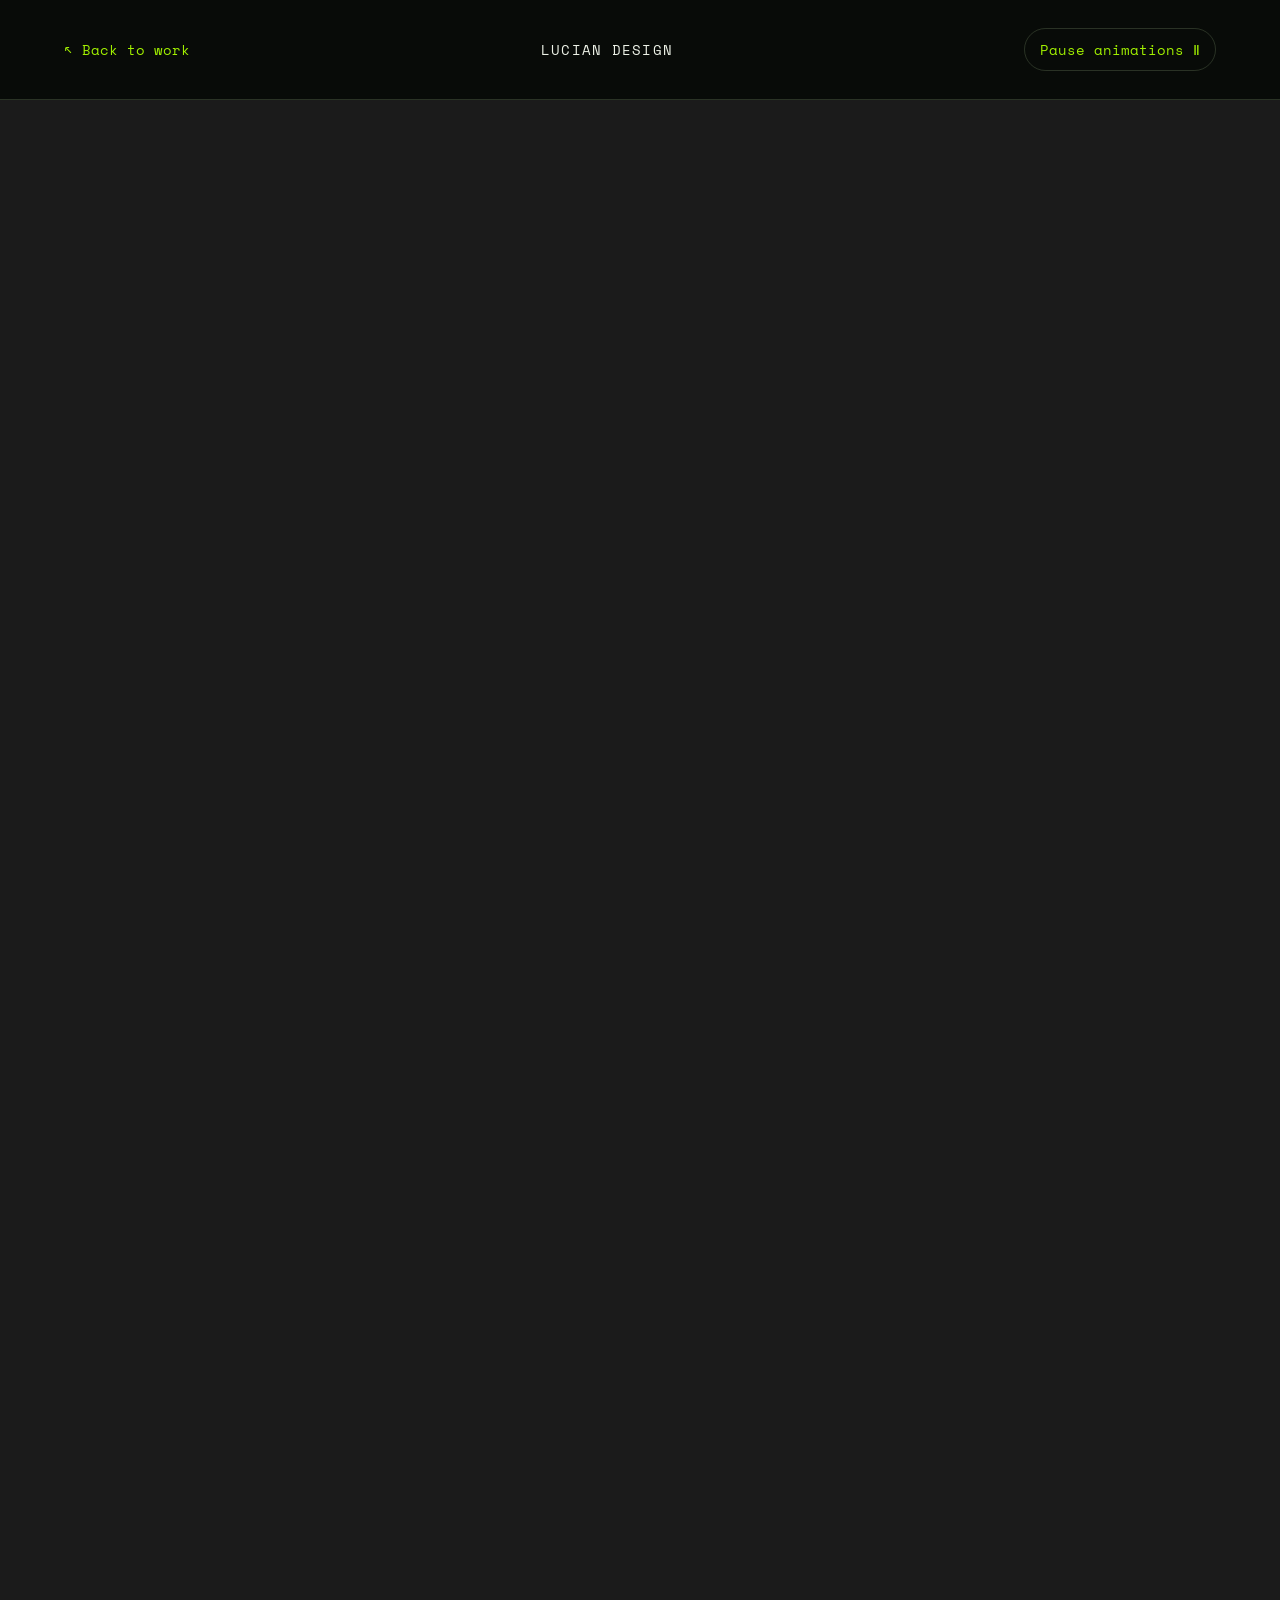
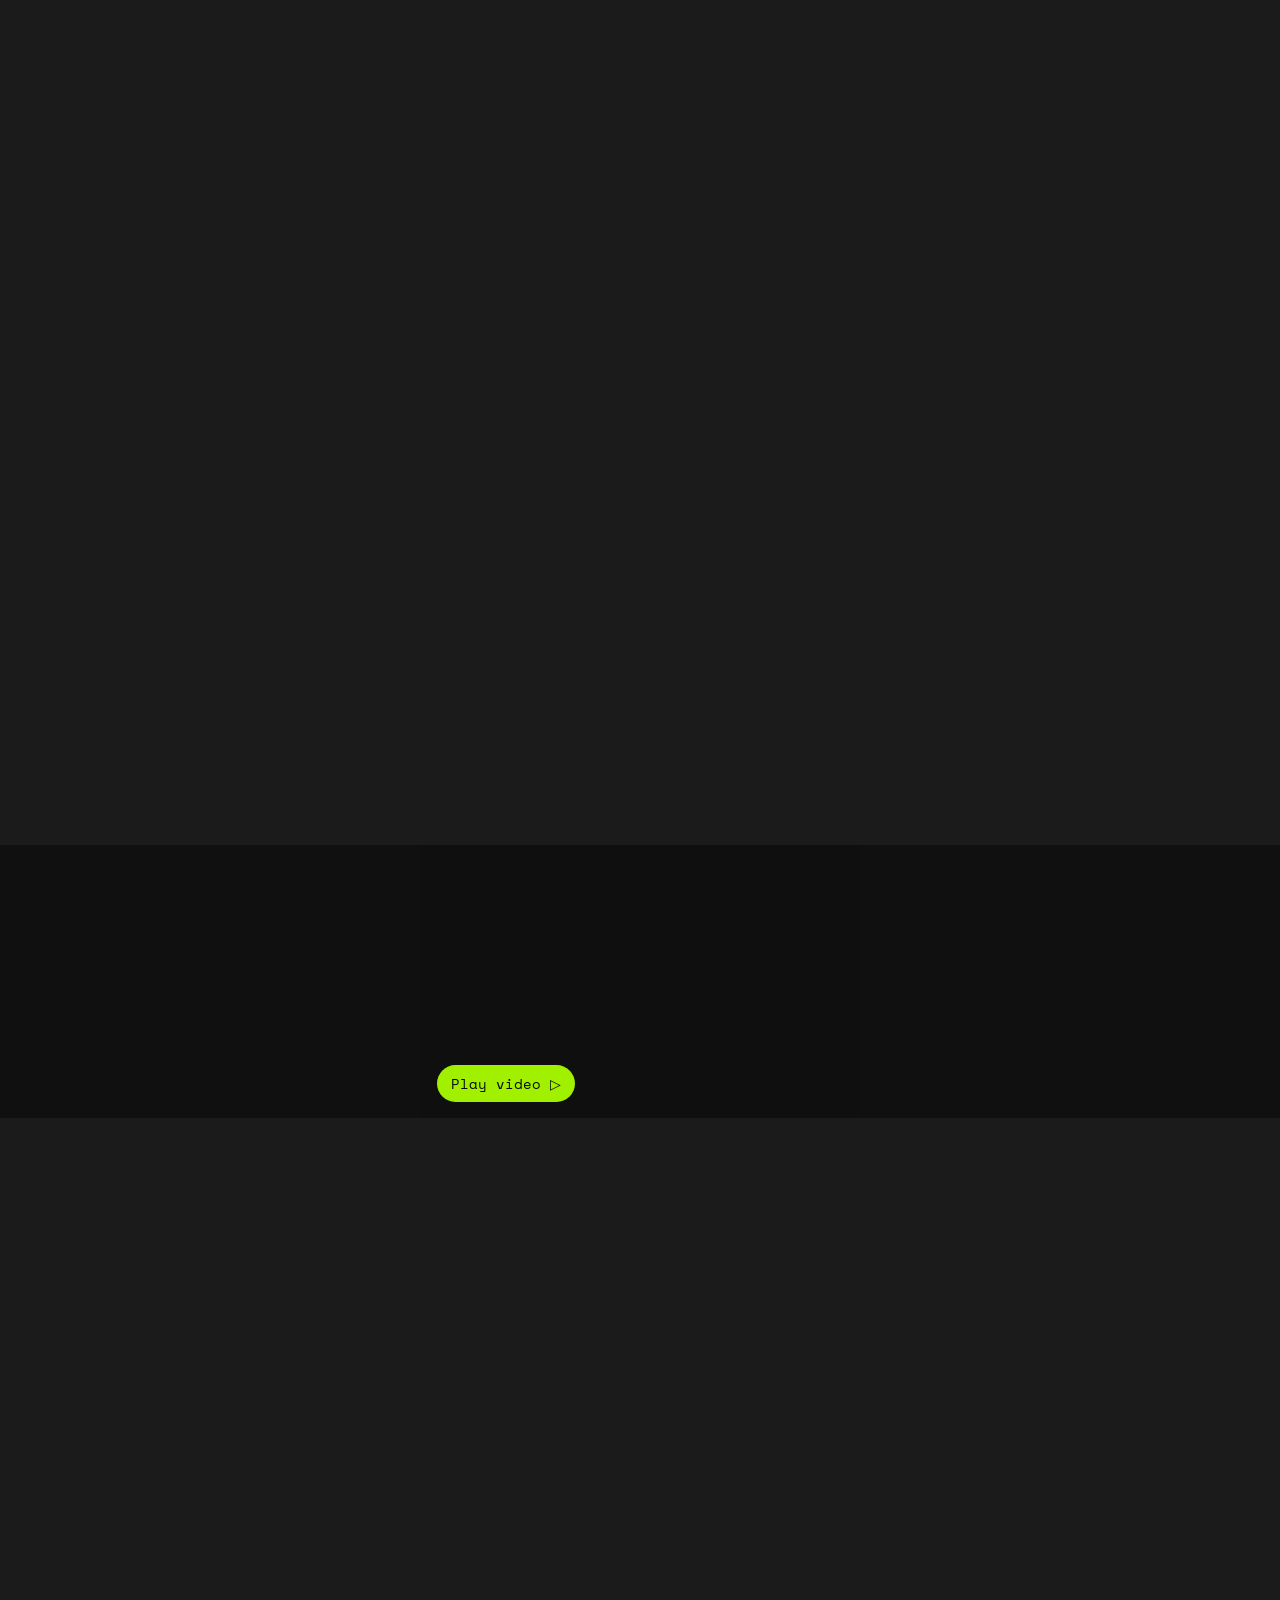
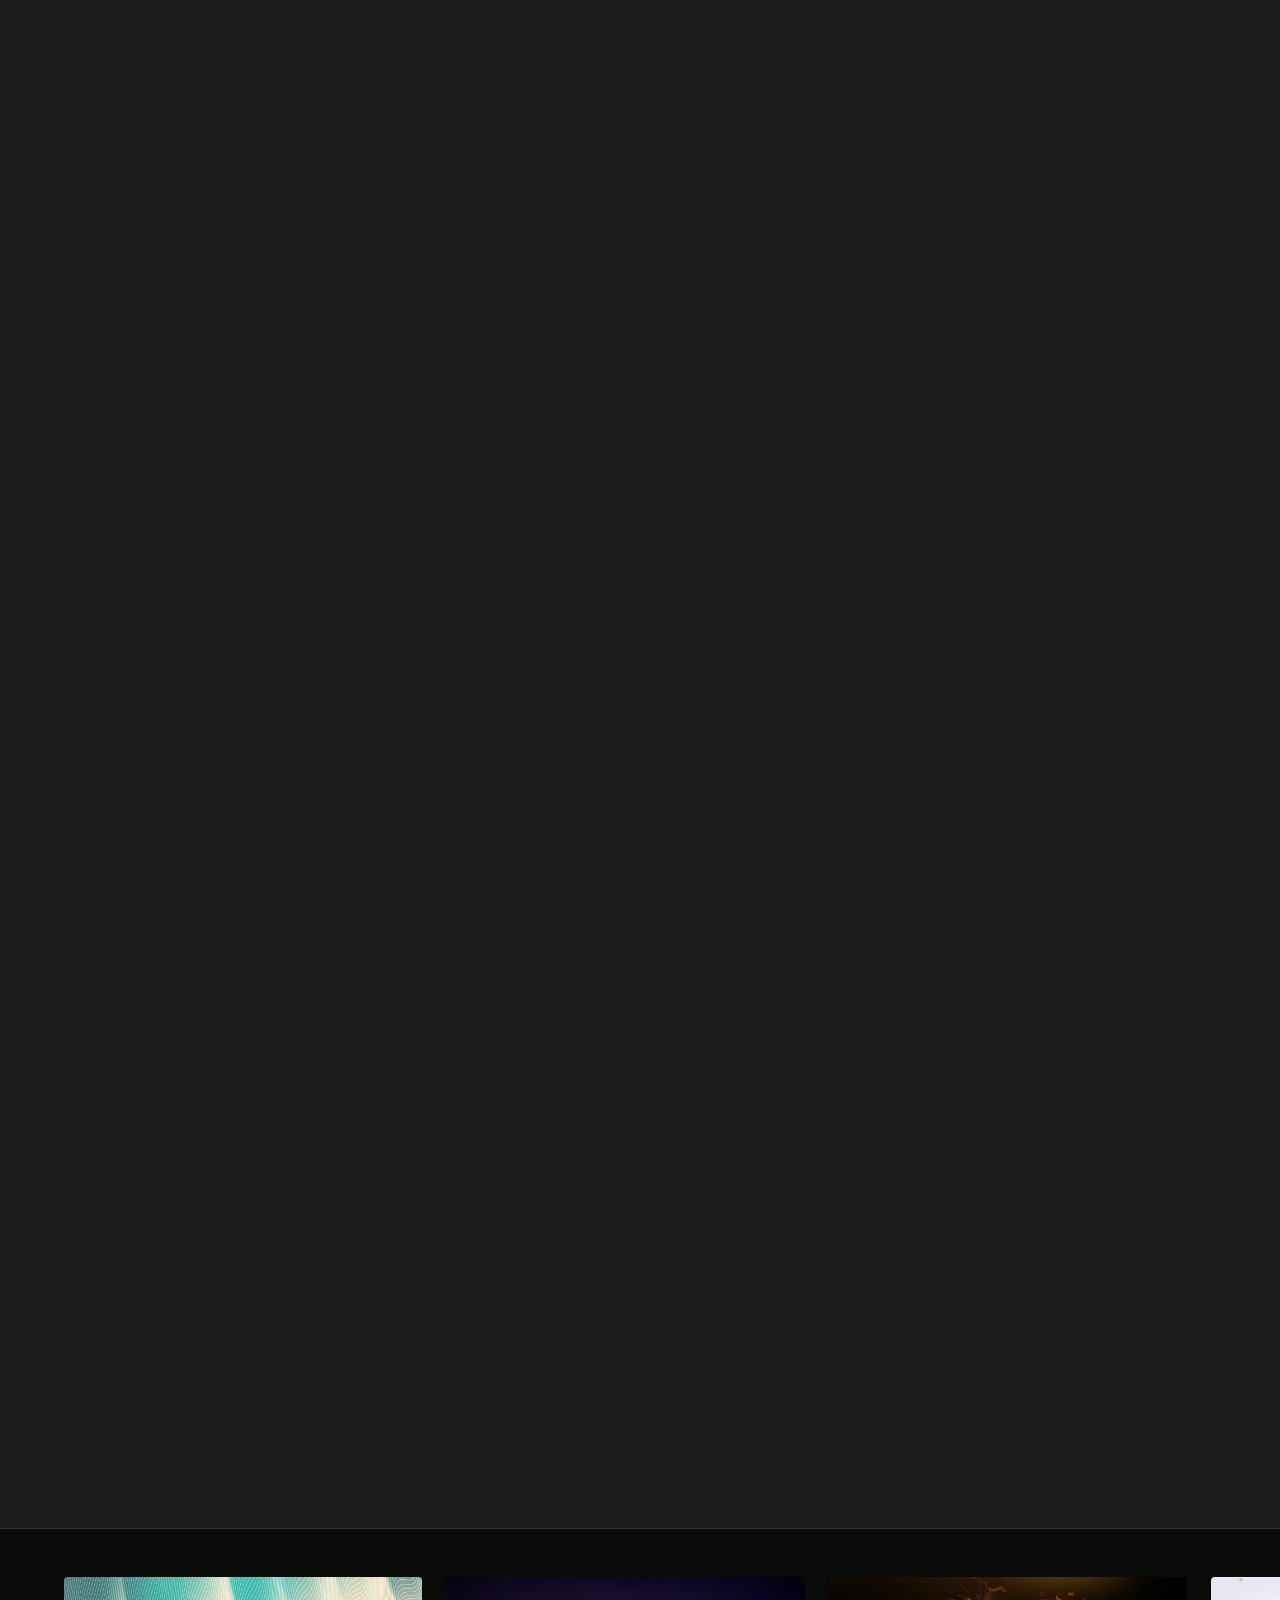
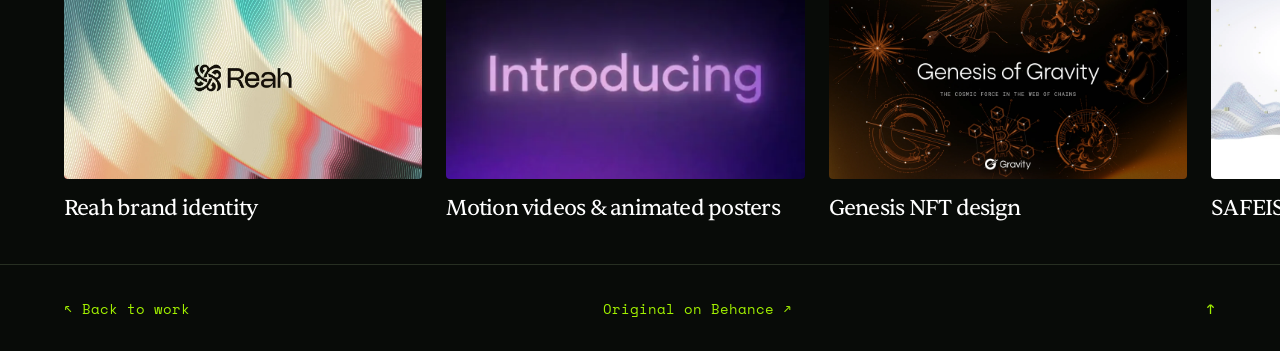
<file: drago.html>
<!doctype html><html lang="en"><head><meta charset="utf-8"><meta name="viewport" content="width=device-width,initial-scale=1"><meta name="theme-color" content="#080b08"><meta name="description" content="DraGo cryptocurrency security product design by Lucian Lu."><title>DraGo — Lucian Design</title><link rel="stylesheet" href="./motion-detail.css?v=readable-contact-1"><link rel="stylesheet" href="./case-study.css?v=readable-contact-1"><link rel="stylesheet" href="./related-projects.css?v=readable-contact-1"><link rel="stylesheet" href="./sentient-titles.css?v=readable-contact-1"><link rel="stylesheet" href="./readability.css?v=inter-sentient-1"></head><body id="top"><header class="detail-nav"><a href="./#selected-work" class="back-link">↖ Back to work</a><a href="./" class="wordmark">LUCIAN DESIGN</a><button id="motion-toggle" aria-pressed="false">Pause animations Ⅱ</button></header><main><div class="case-gallery" id="project"><figure class="case-module"><img src="./assets/drago/00-1.webp" alt="DraGo project visual 1" width="1920" height="1080" loading="eager" decoding="async" fetchpriority="high"></figure><figure class="case-module"><img src="./assets/drago/01-1.webp" alt="DraGo project visual 2" width="1920" height="1080" loading="lazy" decoding="async"></figure><figure class="case-module"><img src="./assets/drago/02-1.webp" alt="DraGo project visual 3" width="1920" height="1080" loading="lazy" decoding="async"></figure><figure class="case-module"><img src="./assets/drago/03-1.webp" alt="DraGo project visual 4" width="1920" height="1080" loading="lazy" decoding="async"></figure><figure class="case-module"><img src="./assets/drago/04-1.webp" alt="DraGo project visual 5" width="1920" height="1597" loading="lazy" decoding="async"></figure><figure class="case-module case-grid"><div class="case-grid-item" style="--aspect:0.7706919945725916"><img src="./assets/drago/05-1.webp" alt="DraGo project visual 6" width="568" height="737" loading="lazy" decoding="async"></div><div class="case-grid-item" style="--aspect:0.7706919945725916"><img src="./assets/drago/05-2.webp" alt="DraGo project visual 6" width="568" height="737" loading="lazy" decoding="async"></div><div class="case-grid-item" style="--aspect:1.6"><div class="video-shell"><video data-src="./assets/drago/05-3.mp4" poster="./assets/drago/05-3-poster.webp" width="600" height="375" muted loop playsinline preload="none" aria-label="DraGo motion design"></video></div></div><div class="case-grid-item" style="--aspect:0.7706919945725916"><img src="./assets/drago/05-4.webp" alt="DraGo project visual 6" width="568" height="737" loading="lazy" decoding="async"></div><div class="case-grid-item" style="--aspect:0.7706919945725916"><img src="./assets/drago/05-5.webp" alt="DraGo project visual 6" width="568" height="737" loading="lazy" decoding="async"></div></figure><section class="video-embed-module" aria-label="DraGo project video"><iframe title="DraGo project video" src="https://www-ccv.adobe.io/v1/player/ccv/WSz4FTPsLDs/embed?api_key=behance1&amp;bgcolor=%23191919" loading="lazy" allow="autoplay; fullscreen; picture-in-picture" allowfullscreen></iframe></section><figure class="case-module"><img src="./assets/drago/07-1.webp" alt="DraGo project visual 8" width="1920" height="1080" loading="lazy" decoding="async"></figure><figure class="case-module"><img src="./assets/drago/08-1.webp" alt="DraGo project visual 9" width="1920" height="1080" loading="lazy" decoding="async"></figure><figure class="case-module"><img src="./assets/drago/09-1.webp" alt="DraGo project visual 10" width="1920" height="1080" loading="lazy" decoding="async"></figure><figure class="case-module"><img src="./assets/drago/10-1.webp" alt="DraGo project visual 11" width="1920" height="1080" loading="lazy" decoding="async"></figure><figure class="case-module"><img src="./assets/drago/11-1.webp" alt="DraGo project visual 12" width="1920" height="1080" loading="lazy" decoding="async"></figure><figure class="case-module"><img src="./assets/drago/12-1.webp" alt="DraGo project visual 13" width="1920" height="1080" loading="lazy" decoding="async"></figure><figure class="case-module"><img src="./assets/drago/13-1.webp" alt="DraGo project visual 14" width="1920" height="1080" loading="lazy" decoding="async"></figure><figure class="case-module"><img src="./assets/drago/14-1.webp" alt="DraGo project visual 15" width="1920" height="1080" loading="lazy" decoding="async"></figure><figure class="case-module"><img src="./assets/drago/15-1.webp" alt="DraGo project visual 16" width="1920" height="1080" loading="lazy" decoding="async"></figure><figure class="case-module"><img src="./assets/drago/16-1.webp" alt="DraGo project visual 17" width="1920" height="2055" loading="lazy" decoding="async"></figure><figure class="case-module"><img src="./assets/drago/17-1.webp" alt="DraGo project visual 18" width="1920" height="1080" loading="lazy" decoding="async"></figure><figure class="case-module"><img src="./assets/drago/18-1.webp" alt="DraGo project visual 19" width="1920" height="1080" loading="lazy" decoding="async"></figure></div><footer class="case-footer"><a href="./#selected-work">↖ Back to work</a><a href="https://www.behance.net/gallery/192970741/DraGo-Your-personal-cryptocurrency-security" target="_blank" rel="noopener noreferrer">Original on Behance ↗</a><a href="#top">↑</a></footer></main><script type="module" src="./case-study.js?v=first-visible-start-2"></script><script type="module" src="./related-projects.js?v=order-2"></script><script src="./media-loading.js?v=1" defer></script></body></html>
</file>
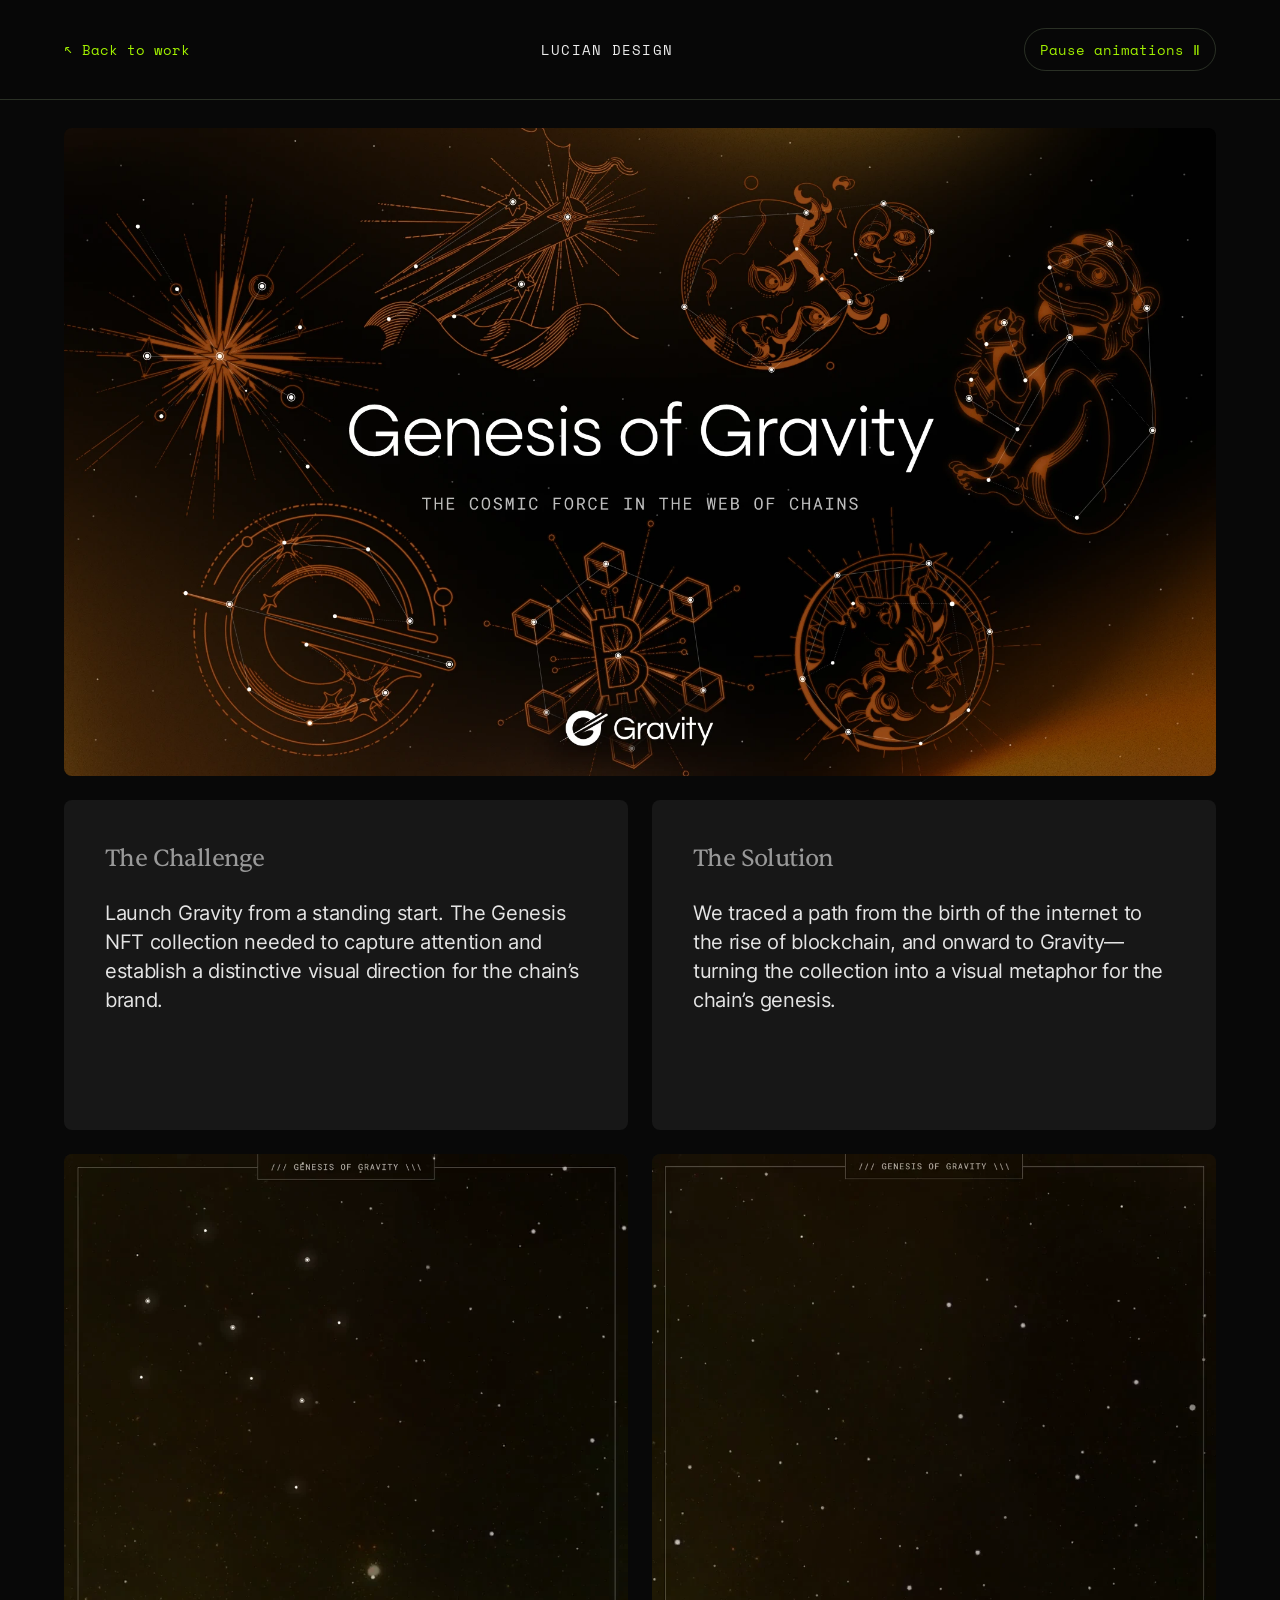
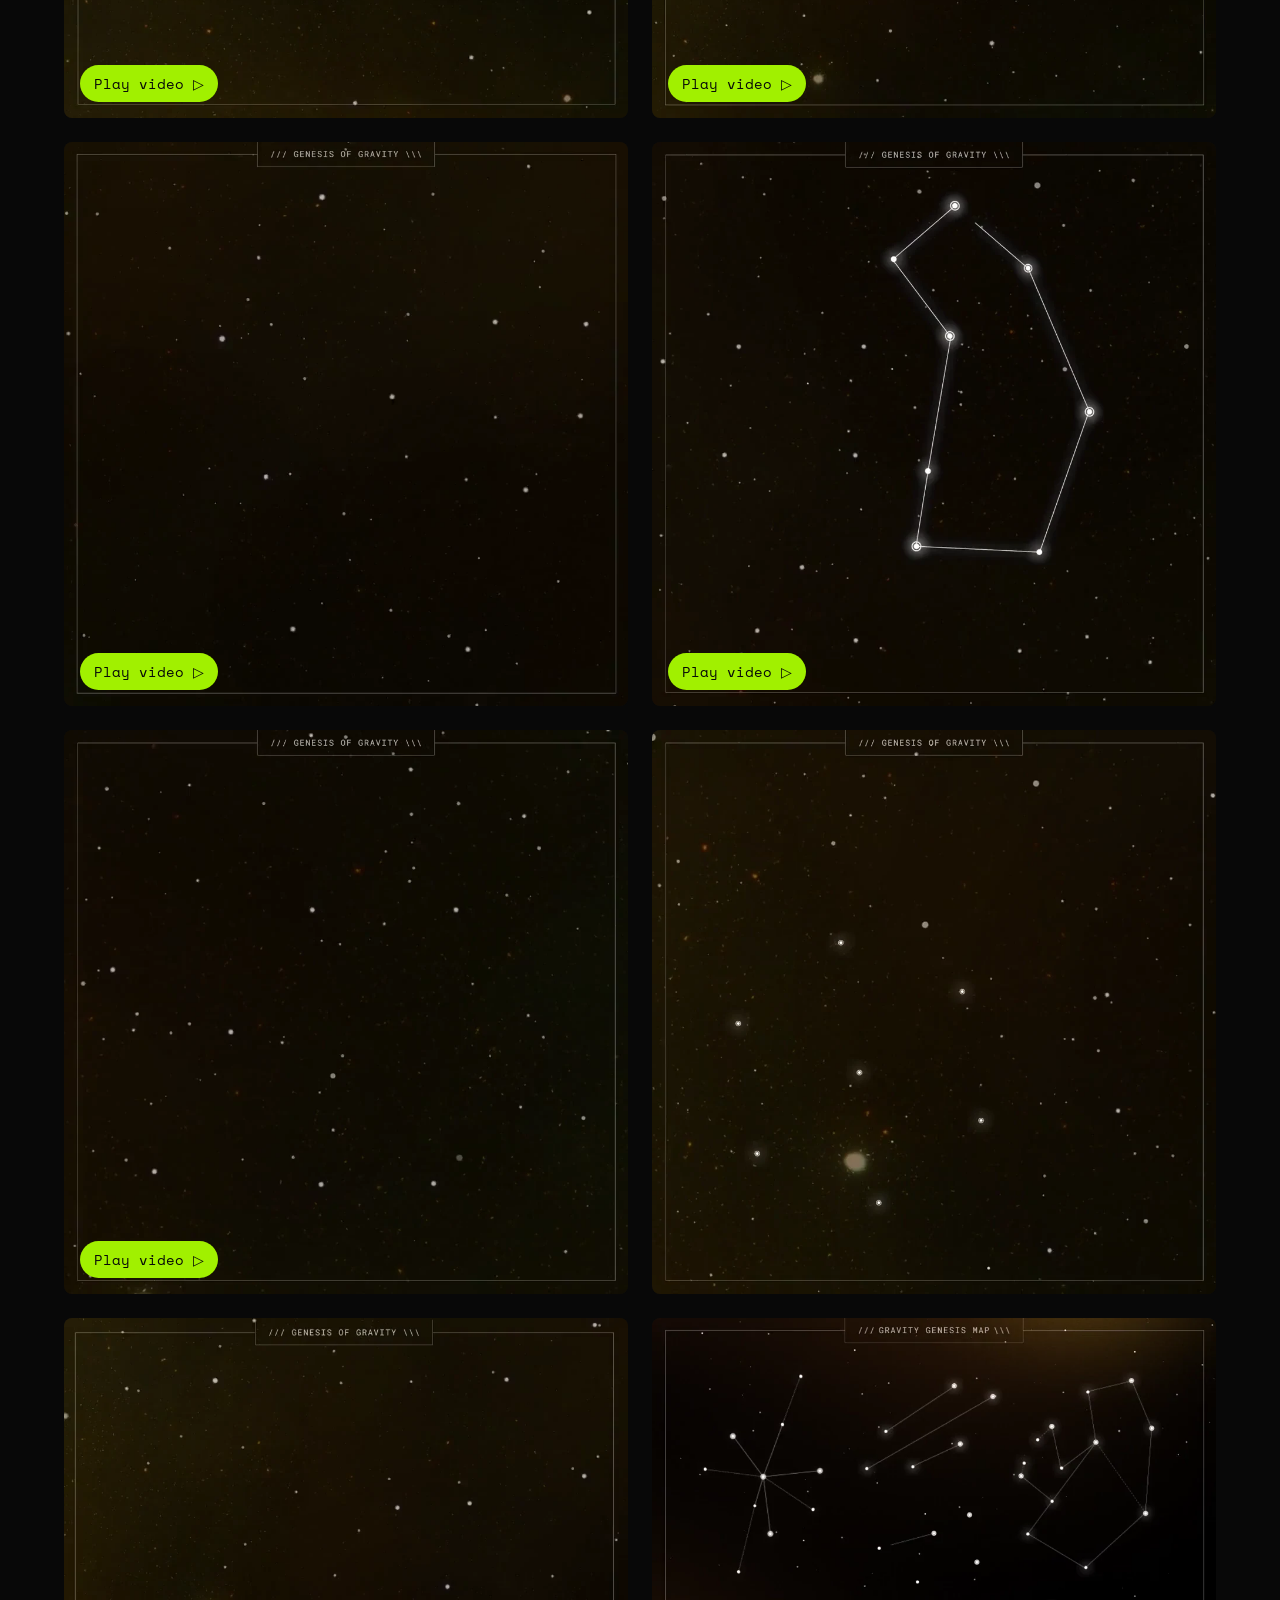
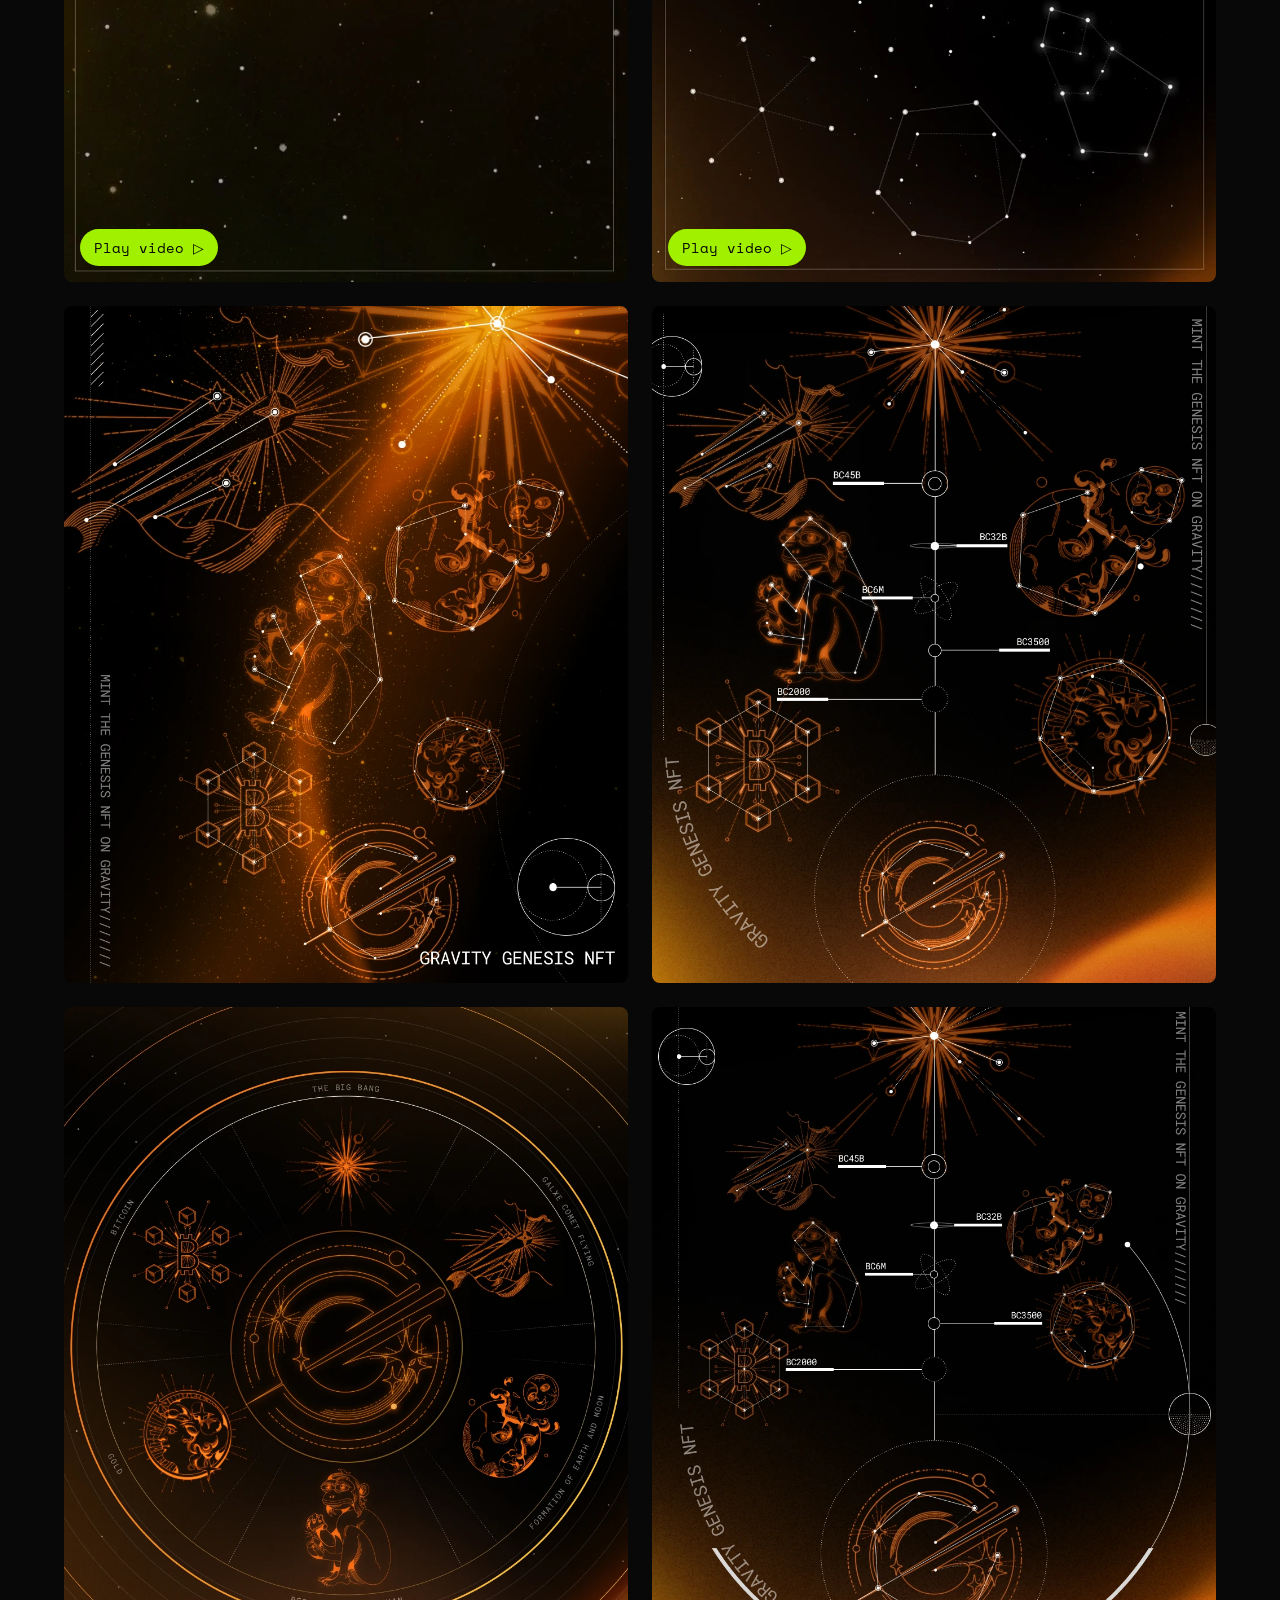
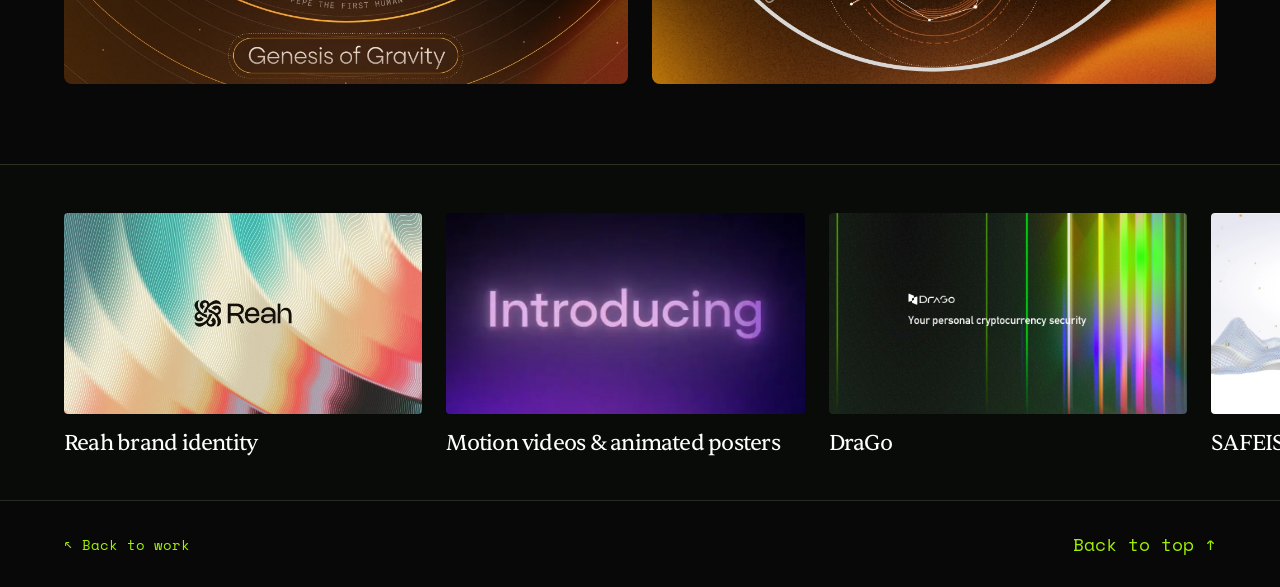
<file: genesis-nft.html>
<!DOCTYPE html>

<html lang="en"><head><meta charset="utf-8"/><meta content="width=device-width,initial-scale=1" name="viewport"/><meta content="#080808" name="theme-color"/><meta content="Genesis NFT design for Gravity. A visual story from the birth of the internet to blockchain and Gravity." name="description"/><title>Genesis NFT design — Lucian Design</title><link as="image" href="./assets/genesis-nft/banner.webp" rel="preload"/><link href="./motion-detail.css?v=content-width-1" rel="stylesheet"/><link href="./case-study.css?v=readable-contact-1" rel="stylesheet"/><link href="./related-projects.css?v=readable-contact-1" rel="stylesheet"/><link href="./sentient-titles.css?v=readable-contact-1" rel="stylesheet"/><link href="./readability.css?v=inter-sentient-1" rel="stylesheet"/><link href="./genesis-nft.css?v=inter-sentient-1" rel="stylesheet"/></head>
<body class="genesis-case" id="top"><header class="detail-nav"><a class="back-link" href="./#selected-work">↖ Back to work</a><a class="wordmark" href="./">LUCIAN DESIGN</a><button aria-pressed="false" id="motion-toggle">Pause animations Ⅱ</button></header>
<main aria-label="Genesis NFT design"><div class="case-gallery genesis-gallery">
<figure class="genesis-banner"><img alt="Genesis of Gravity — The cosmic force in the web of chains" decoding="async" fetchpriority="high" height="1080" src="./assets/genesis-nft/banner.webp" width="1920"/></figure>
<section aria-label="Project approach" class="genesis-brief"><article><h2>The Challenge</h2><p>Launch Gravity from a standing start. The Genesis NFT collection needed to capture attention and establish a distinctive visual direction for the chain’s brand.</p></article><article><h2>The Solution</h2><p>We traced a path from the birth of the internet to the rise of blockchain, and onward to Gravity—turning the collection into a visual metaphor for the chain’s genesis.</p></article></section>
<section aria-label="Genesis NFT motion collection" class="genesis-videos"><div class="video-shell"><video aria-label="Genesis NFT animation 1" data-src="./assets/genesis-nft/motion-01.mp4?v=lead-in-quarter-2" height="960" loop="" muted="" playsinline="" poster="./assets/genesis-nft/motion-01.webp?v=lead-in-quarter-2" preload="none" width="960"></video></div><div class="video-shell"><video aria-label="Genesis NFT animation 2" data-src="./assets/genesis-nft/motion-02.mp4?v=lead-in-quarter-2" height="960" loop="" muted="" playsinline="" poster="./assets/genesis-nft/motion-02.webp?v=lead-in-quarter-2" preload="none" width="960"></video></div><div class="video-shell"><video aria-label="Genesis NFT animation 3" data-src="./assets/genesis-nft/motion-03.mp4?v=lead-in-quarter-2" height="960" loop="" muted="" playsinline="" poster="./assets/genesis-nft/motion-03.webp?v=lead-in-quarter-2" preload="none" width="960"></video></div><div class="video-shell"><video aria-label="Genesis NFT animation 4" data-src="./assets/genesis-nft/motion-04.mp4?v=lead-in-quarter-2" height="960" loop="" muted="" playsinline="" poster="./assets/genesis-nft/motion-04.webp?v=lead-in-quarter-2" preload="none" width="960"></video></div><div class="video-shell"><video aria-label="Genesis NFT animation 5" data-src="./assets/genesis-nft/motion-05.mp4?v=lead-in-quarter-2" height="960" loop="" muted="" playsinline="" poster="./assets/genesis-nft/motion-05.webp?v=lead-in-quarter-2" preload="none" width="960"></video></div><div class="video-shell"><video aria-label="Genesis NFT animation 6" data-src="./assets/genesis-nft/motion-06.mp4?v=lead-in-quarter-2" height="960" loop="" muted="" playsinline="" poster="./assets/genesis-nft/motion-06.webp?v=lead-in-quarter-2" preload="none" width="960"></video></div><div class="video-shell"><video aria-label="Genesis NFT animation 7" data-src="./assets/genesis-nft/motion-07.mp4?v=lead-in-quarter-2" height="960" loop="" muted="" playsinline="" poster="./assets/genesis-nft/motion-07.webp?v=lead-in-quarter-2" preload="none" width="960"></video></div><div class="video-shell"><video aria-label="Genesis NFT animation 8" data-src="./assets/genesis-nft/motion-08.mp4?v=lead-in-quarter-2" height="960" loop="" muted="" playsinline="" poster="./assets/genesis-nft/motion-08.webp?v=lead-in-quarter-2" preload="none" width="960"></video></div></section>
<section aria-label="Genesis NFT static designs" class="genesis-stills"><figure><img alt="Genesis NFT visual exploration 1" decoding="async" height="1200" loading="lazy" src="./assets/genesis-nft/static-01.webp" width="1000"/></figure><figure><img alt="Genesis NFT visual exploration 2" decoding="async" height="1200" loading="lazy" src="./assets/genesis-nft/static-02.webp" width="1000"/></figure><figure><img alt="Genesis NFT visual exploration 3" decoding="async" height="1200" loading="lazy" src="./assets/genesis-nft/static-03.webp" width="1000"/></figure><figure><img alt="Genesis NFT visual exploration 4" decoding="async" height="1200" loading="lazy" src="./assets/genesis-nft/static-04.webp" width="1000"/></figure></section>
</div><footer class="case-footer"><a href="./#selected-work">↖ Back to work</a><a aria-label="Back to top" href="#top">Back to top ↑</a></footer></main>
<script src="./case-study.js?v=first-visible-start-2" type="module"></script><script src="./related-projects.js?v=order-2" type="module"></script><script src="./media-loading.js?v=1" defer></script></body></html>
</file>
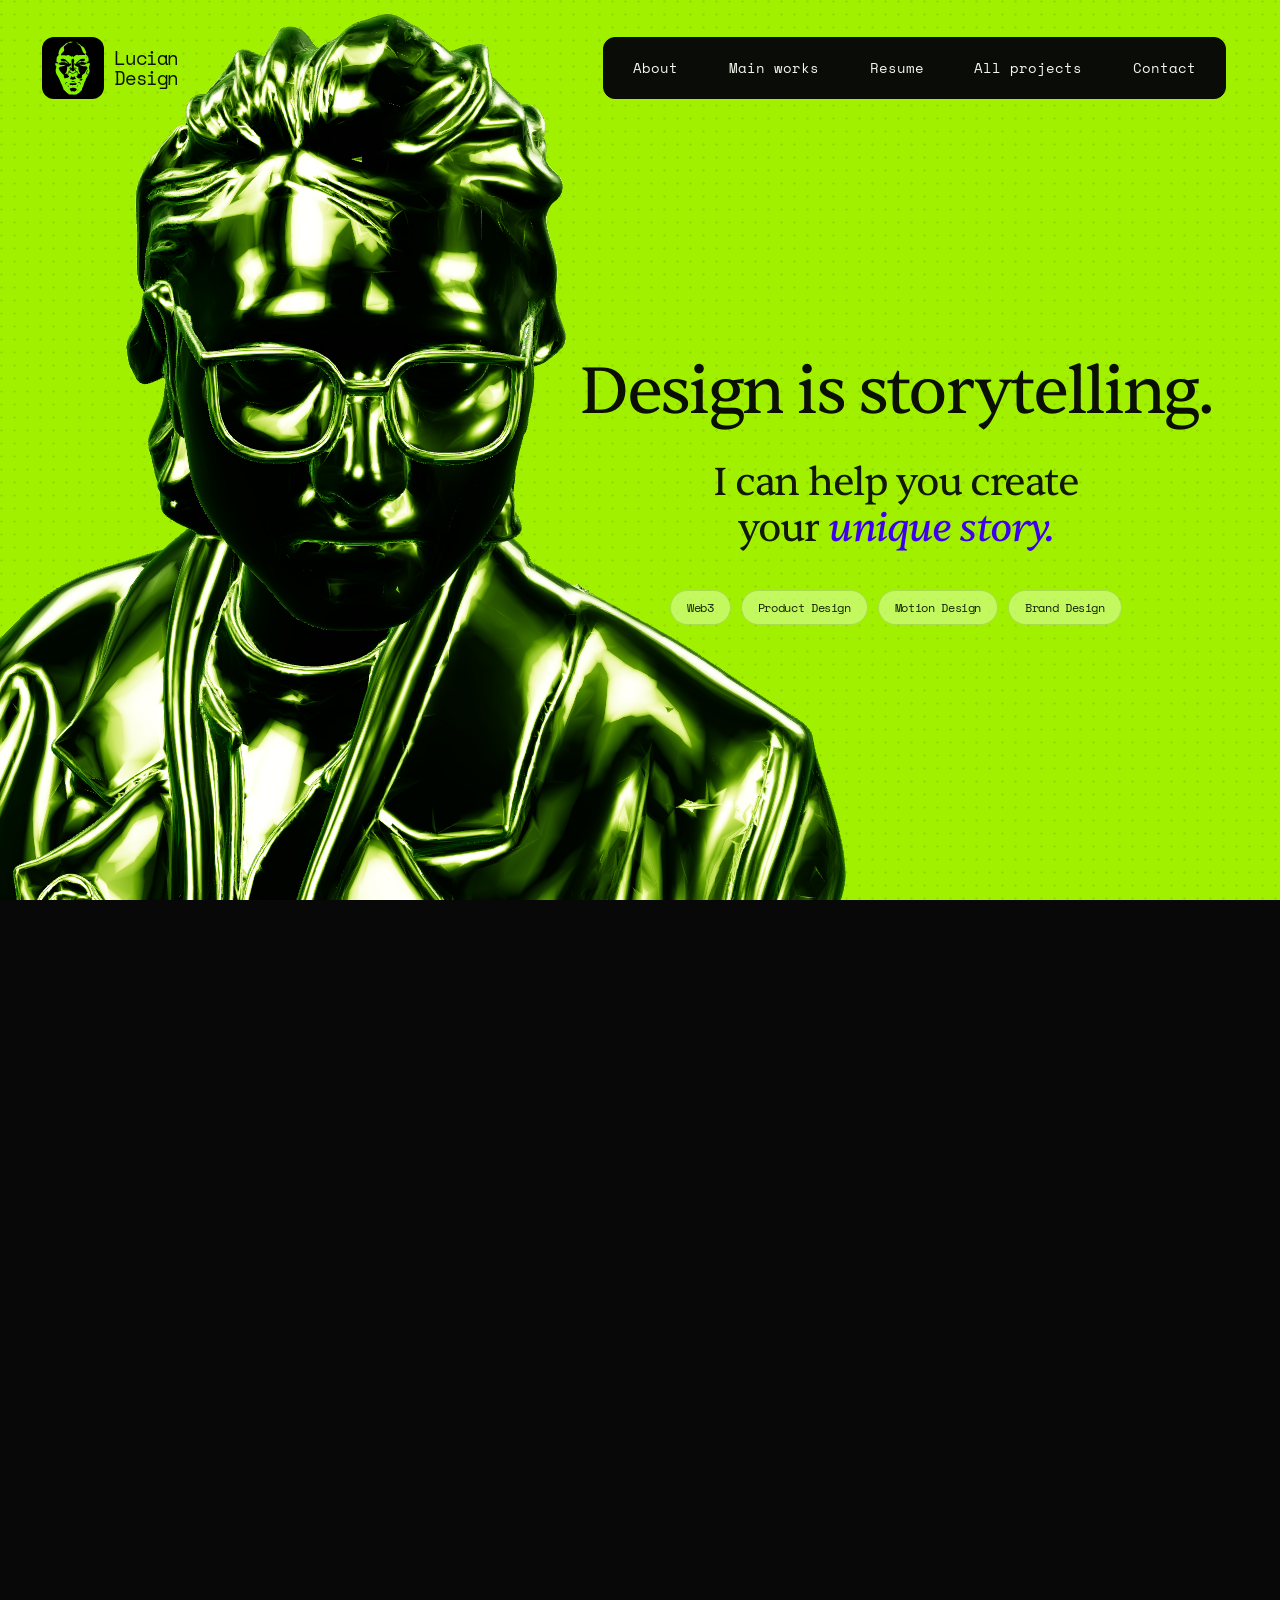
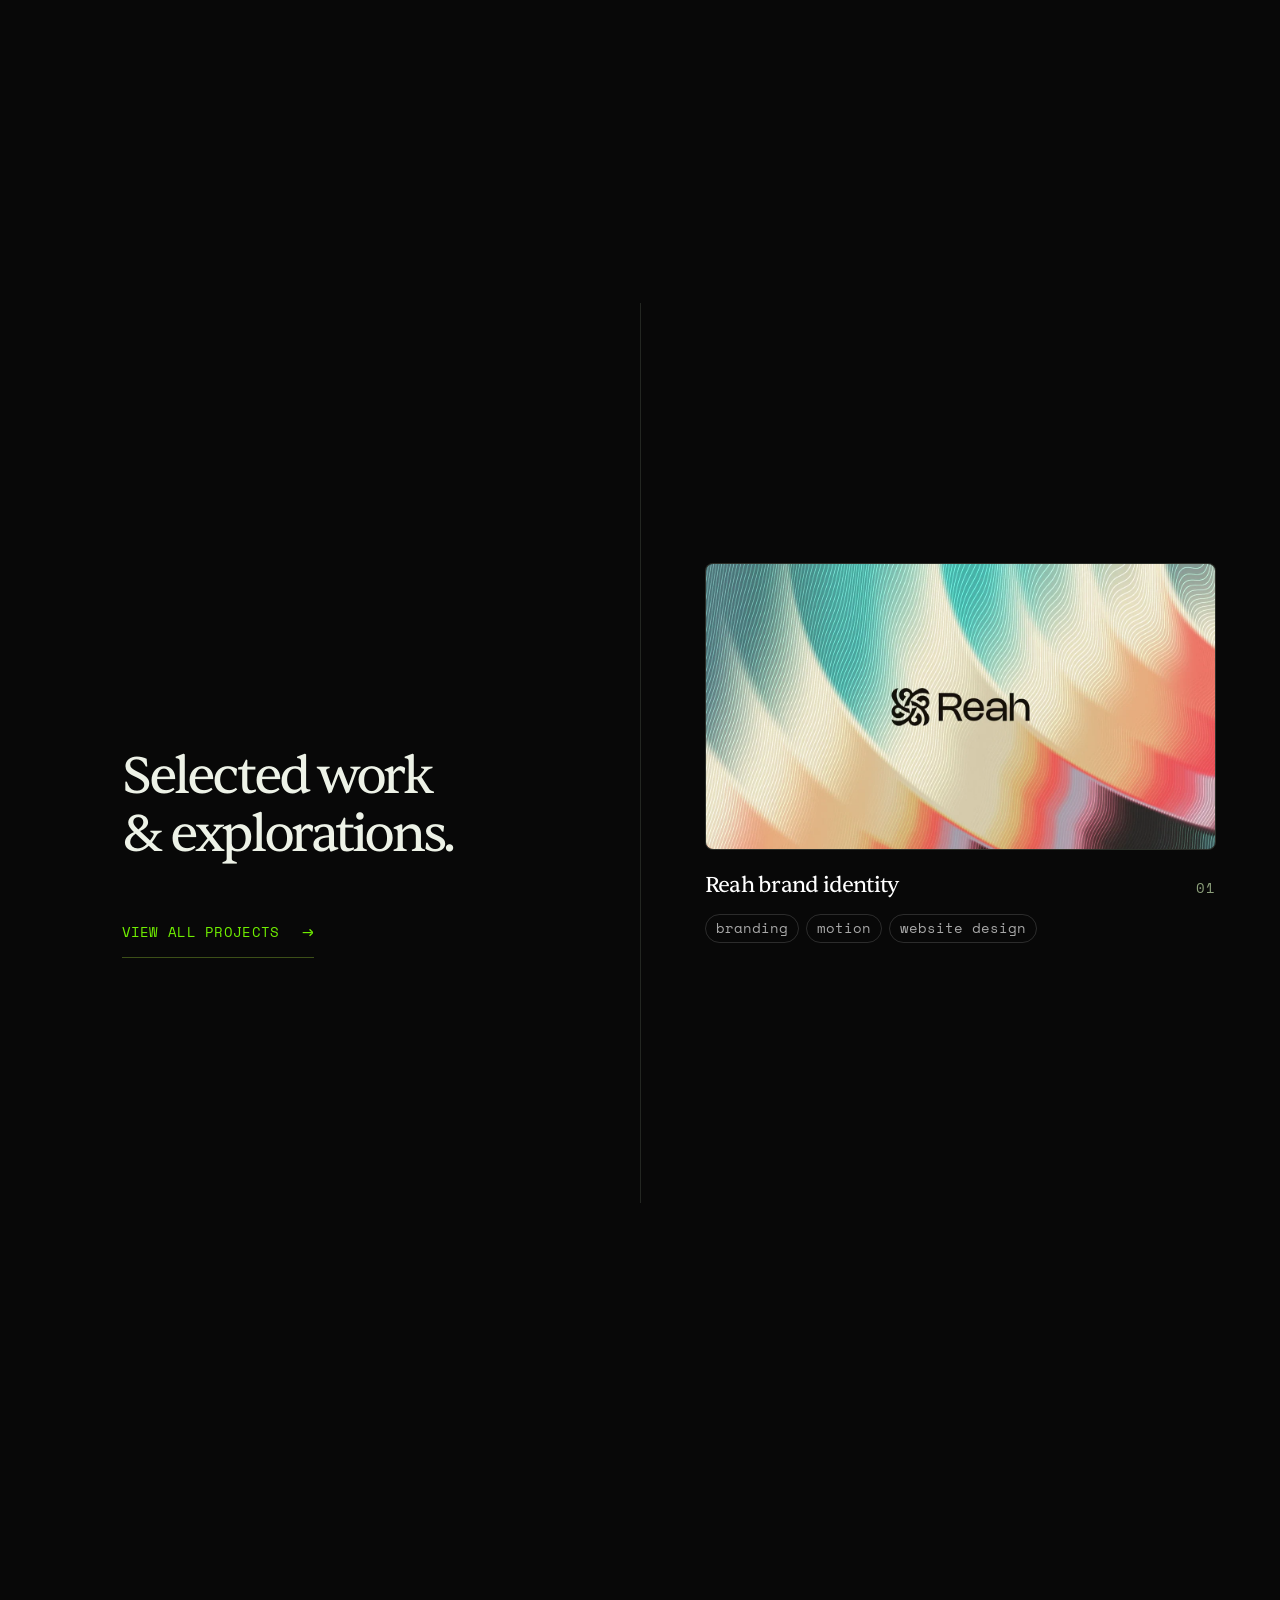
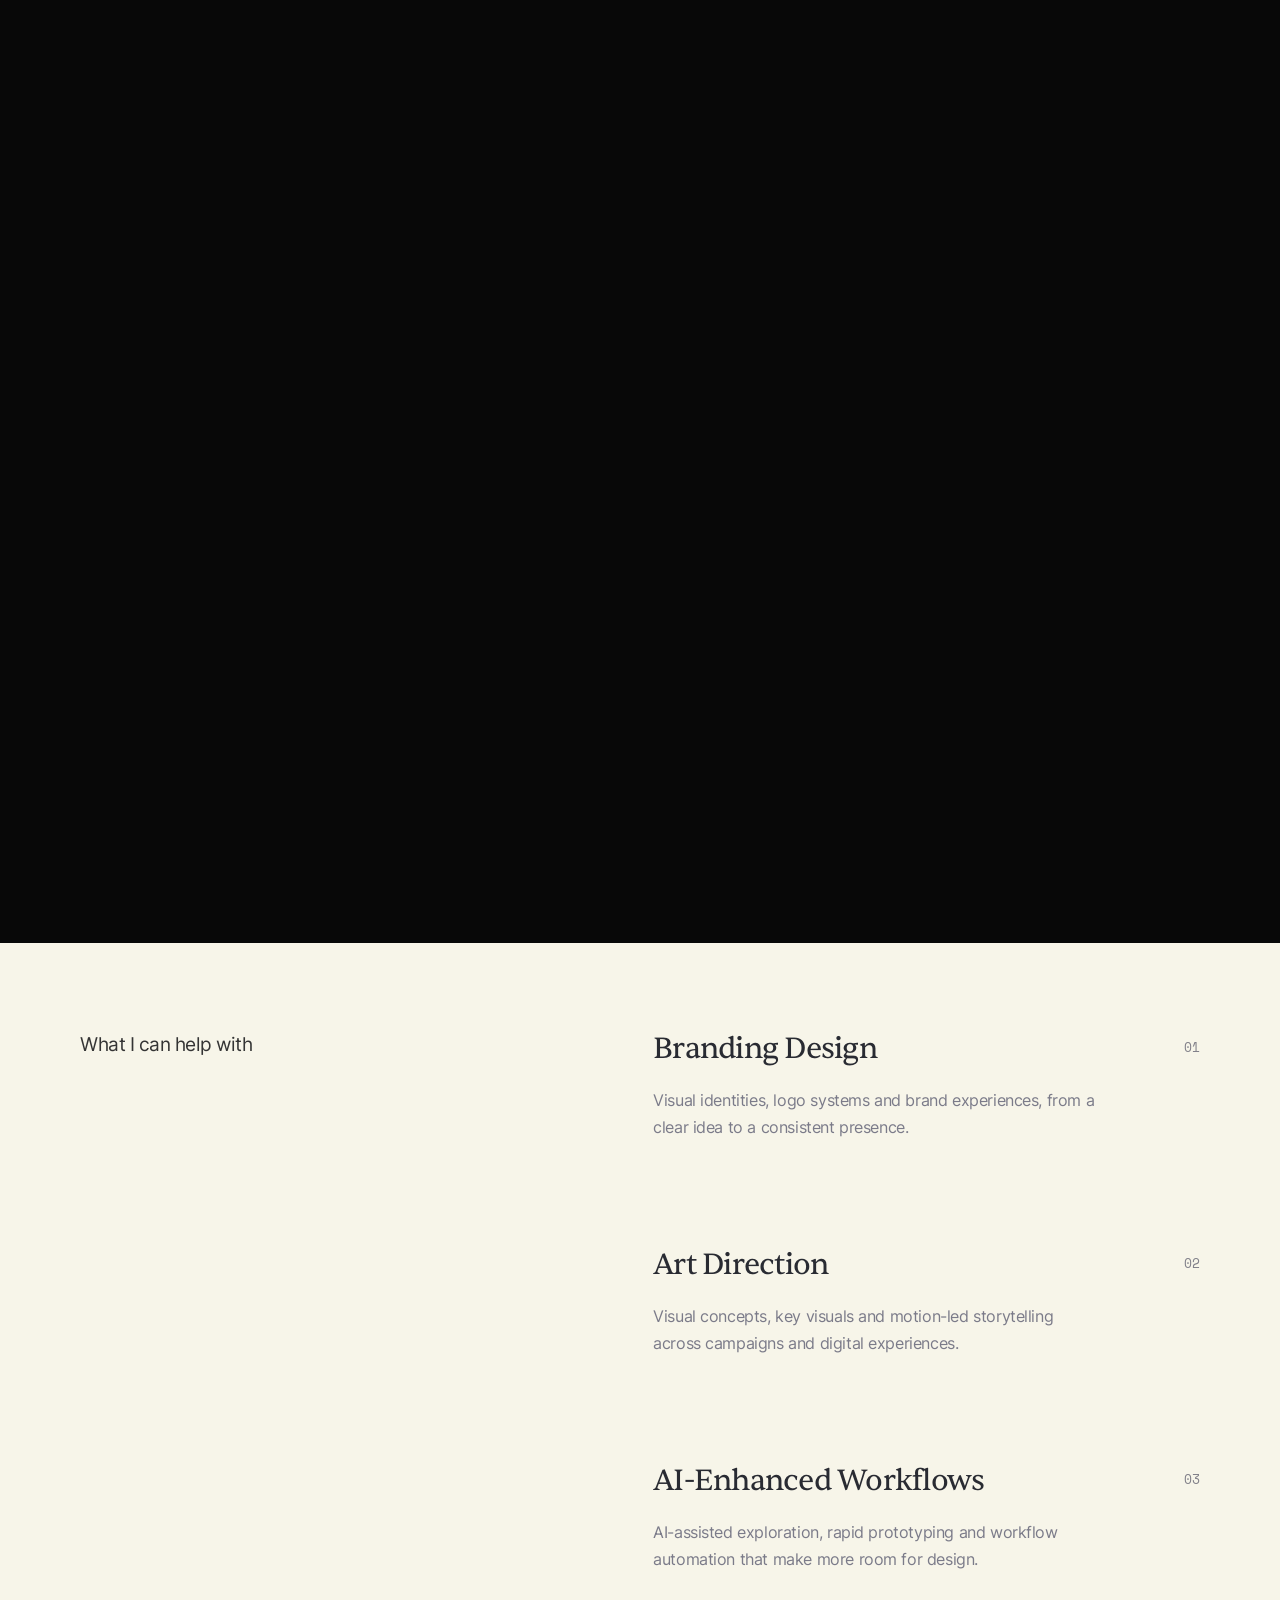
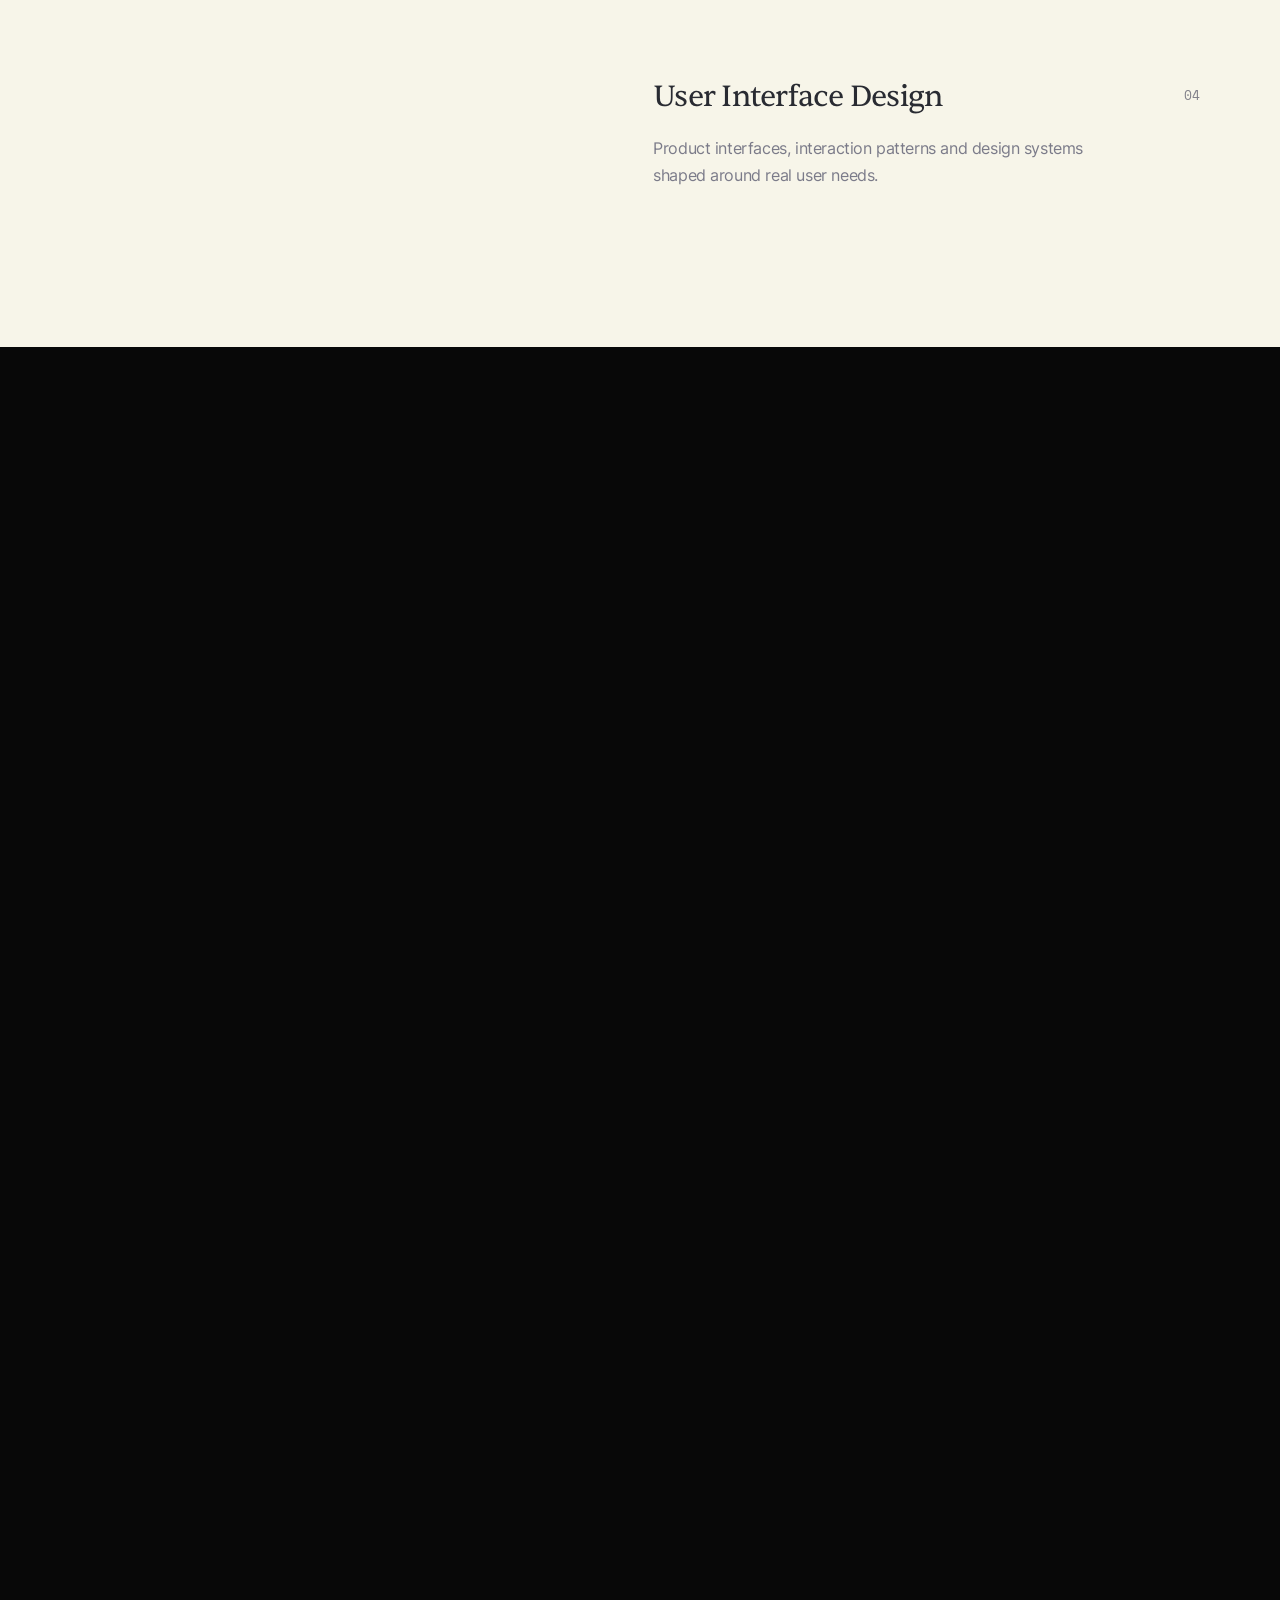
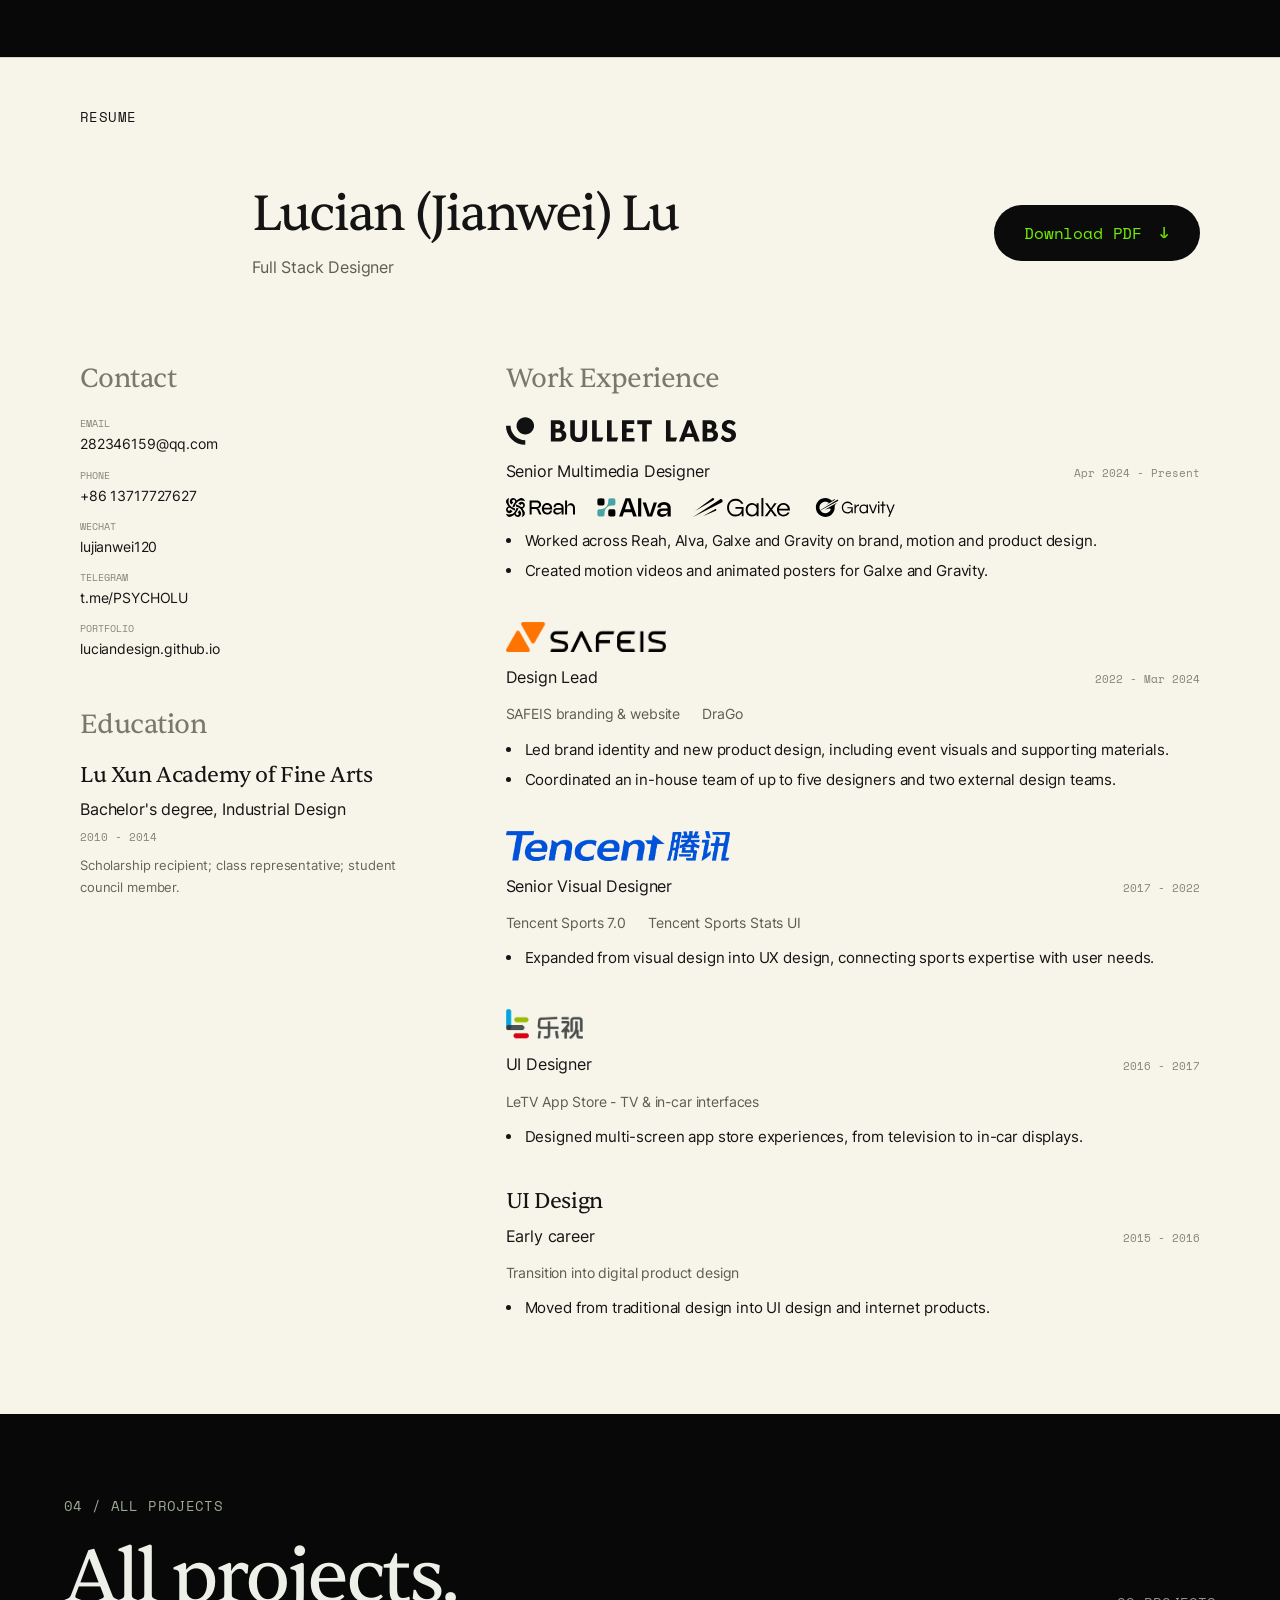
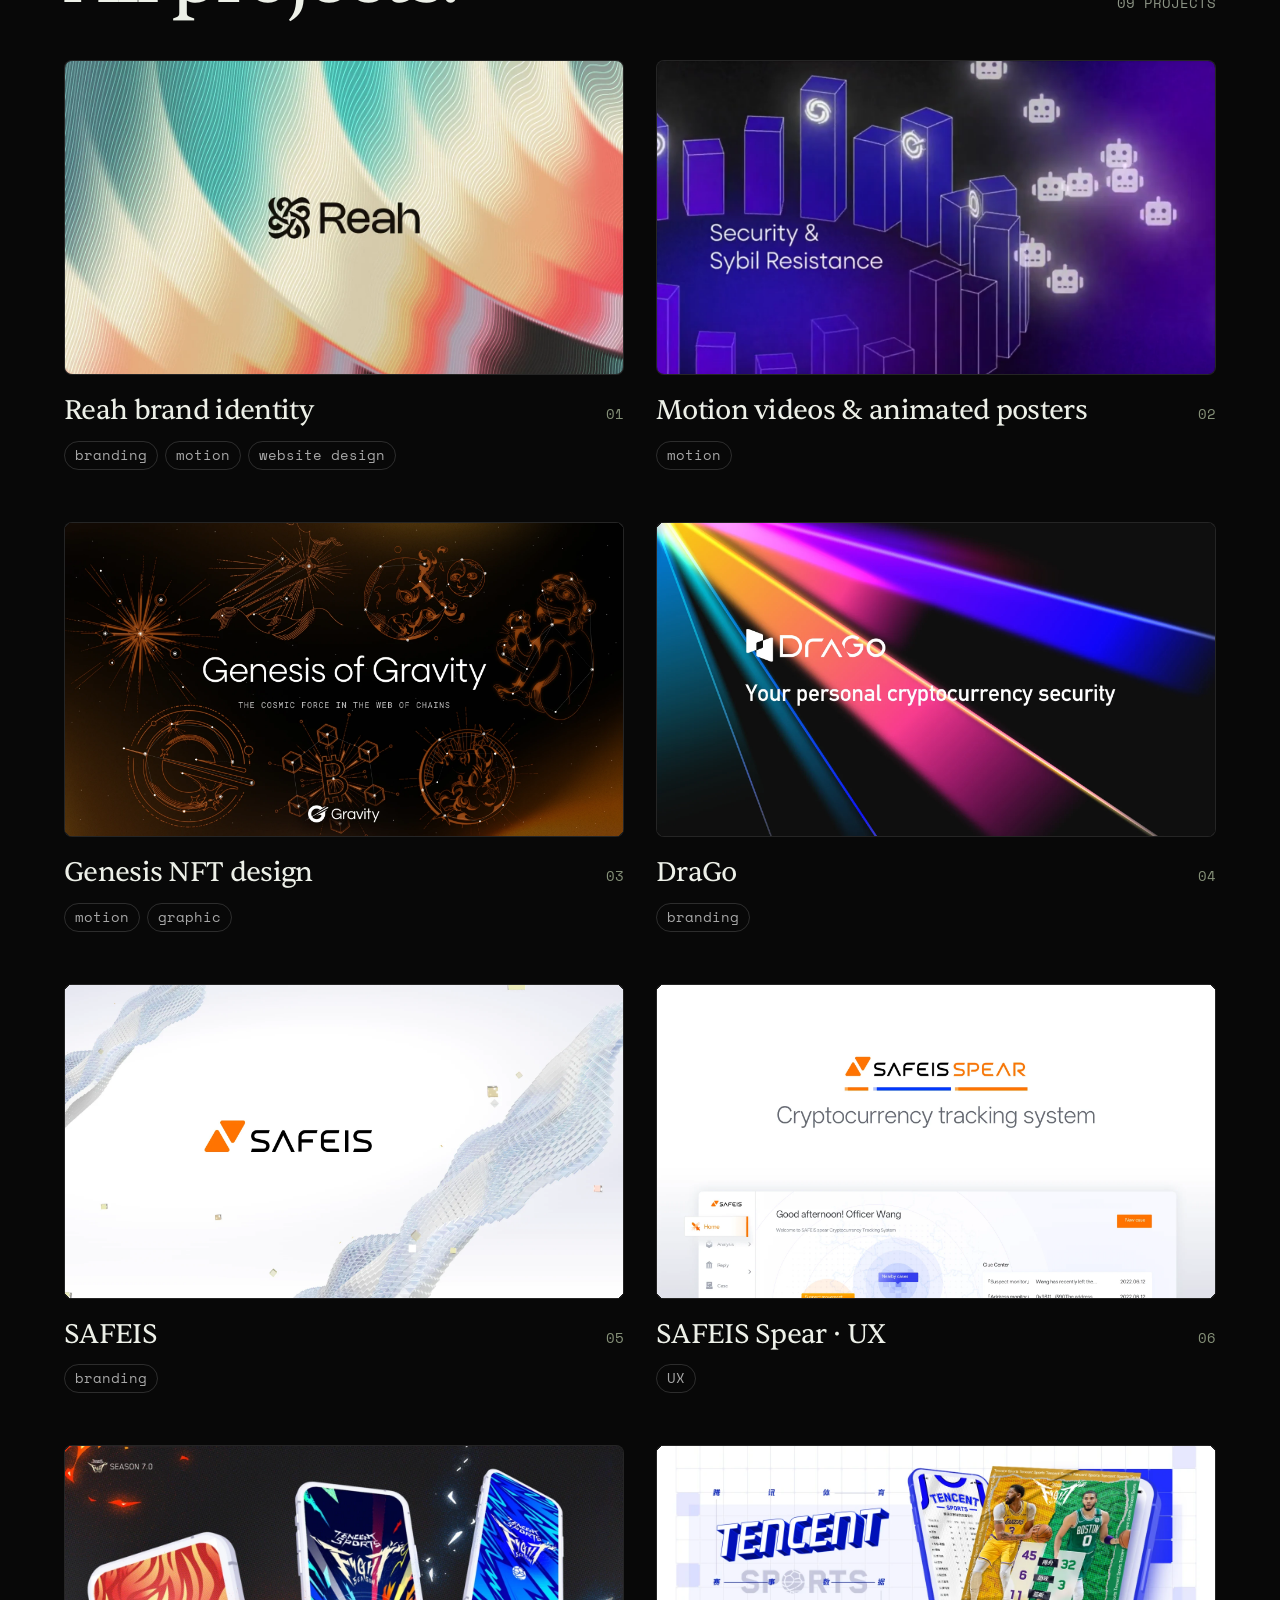
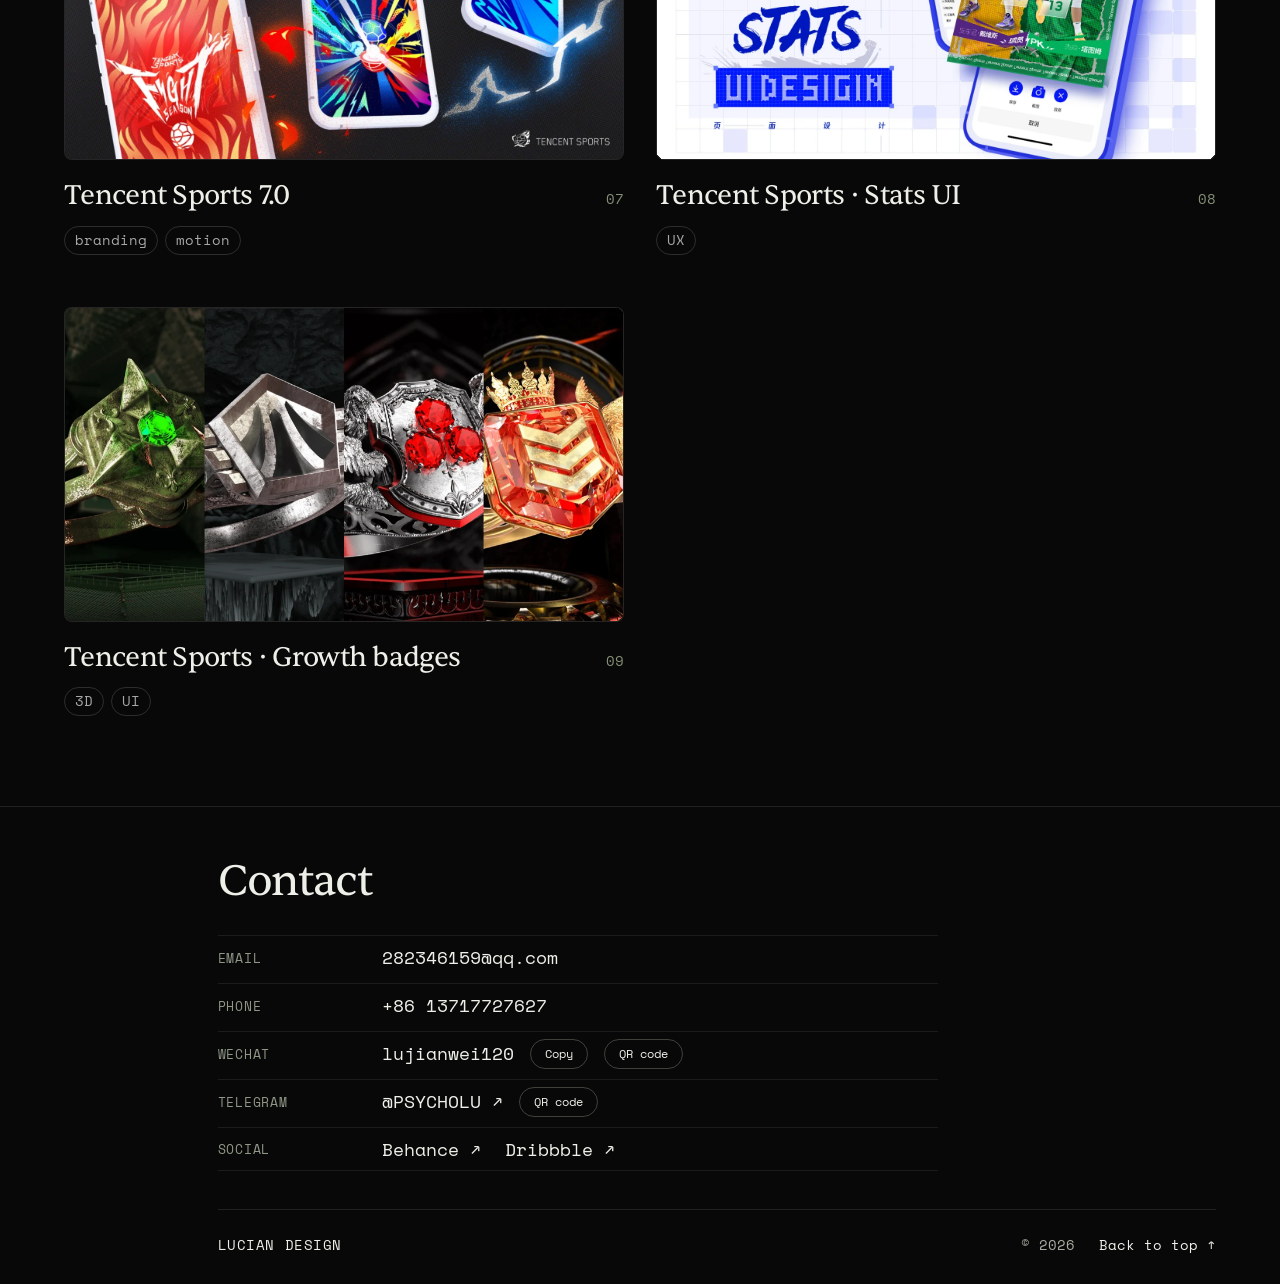
<file: monochrome.html>
<!doctype html><html lang="en"><head><meta charset="utf-8"><meta name="viewport" content="width=device-width,initial-scale=1"><meta http-equiv="refresh" content="0;url=./"><title>Lucian Design</title></head><body style="background:#050505;color:#eee"><a href="./">Open portfolio</a><script>location.replace('./'+location.search+location.hash)</script></body></html>
</file>
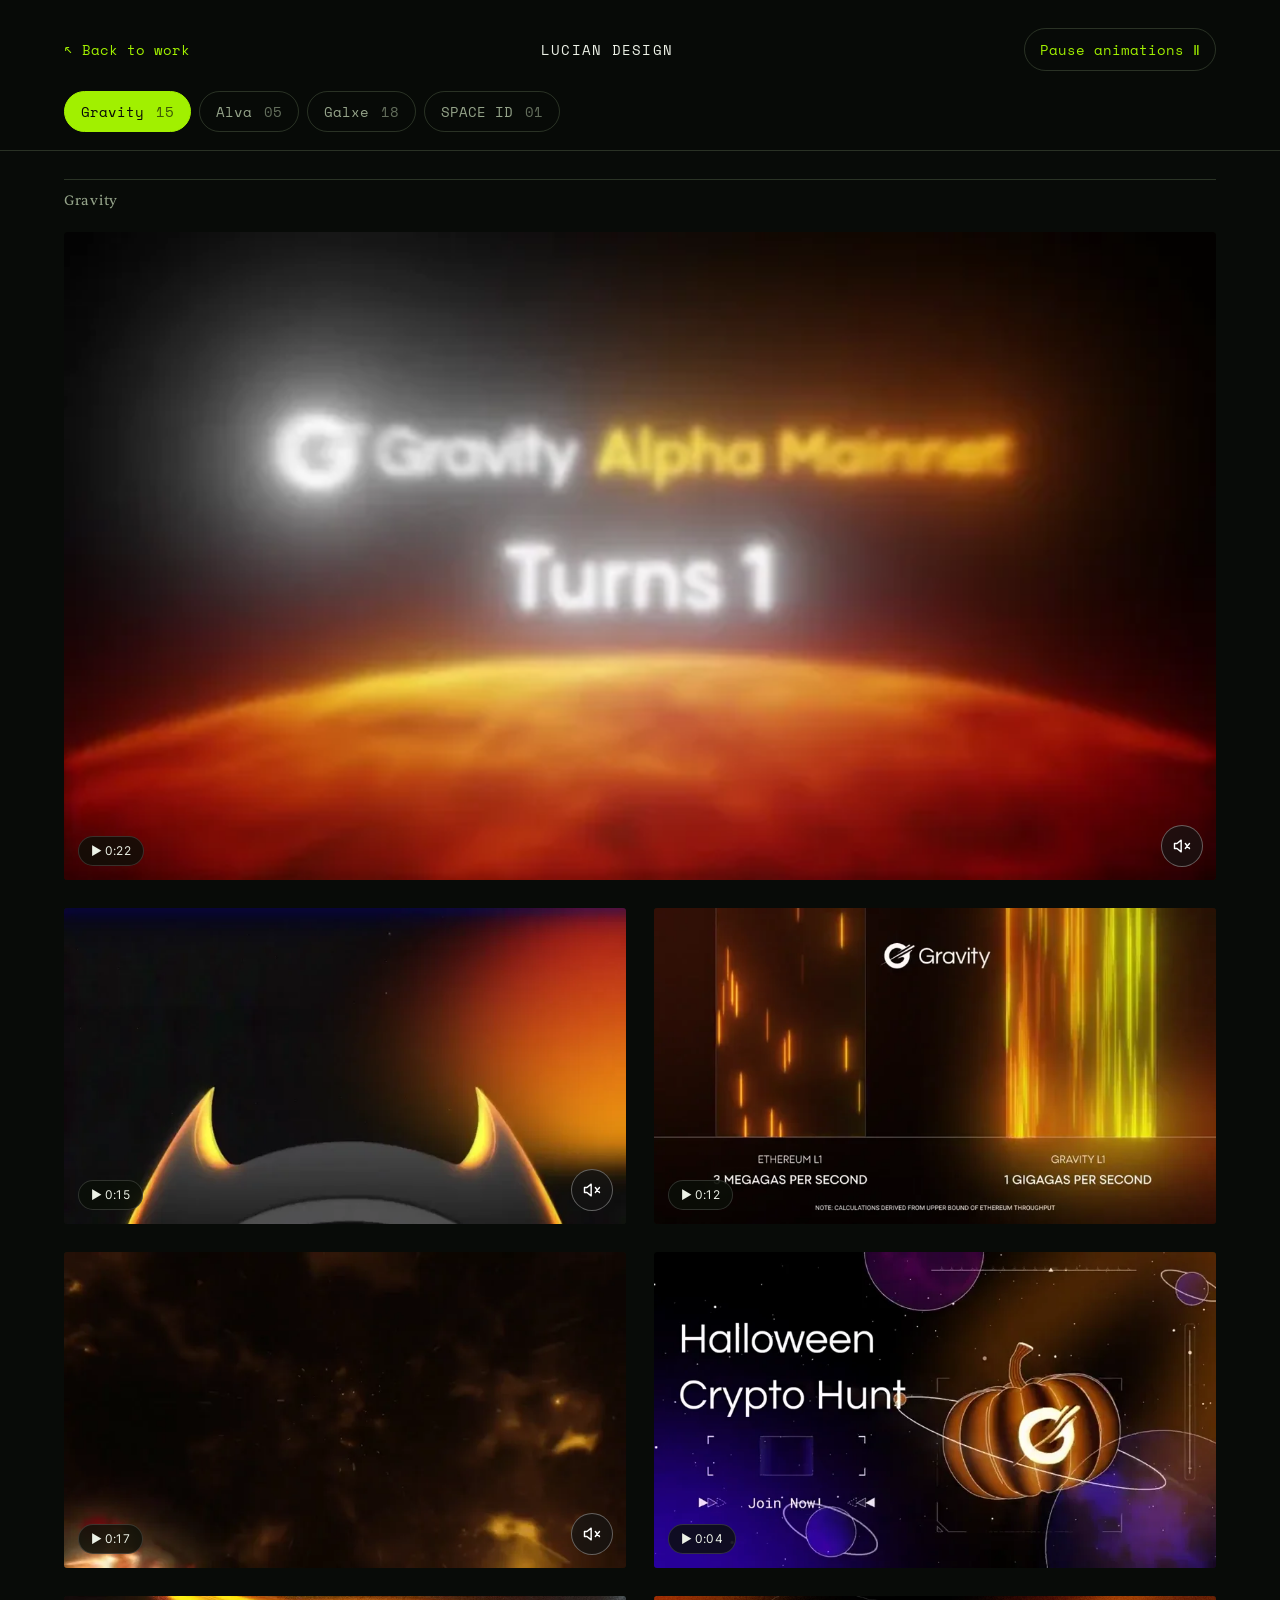
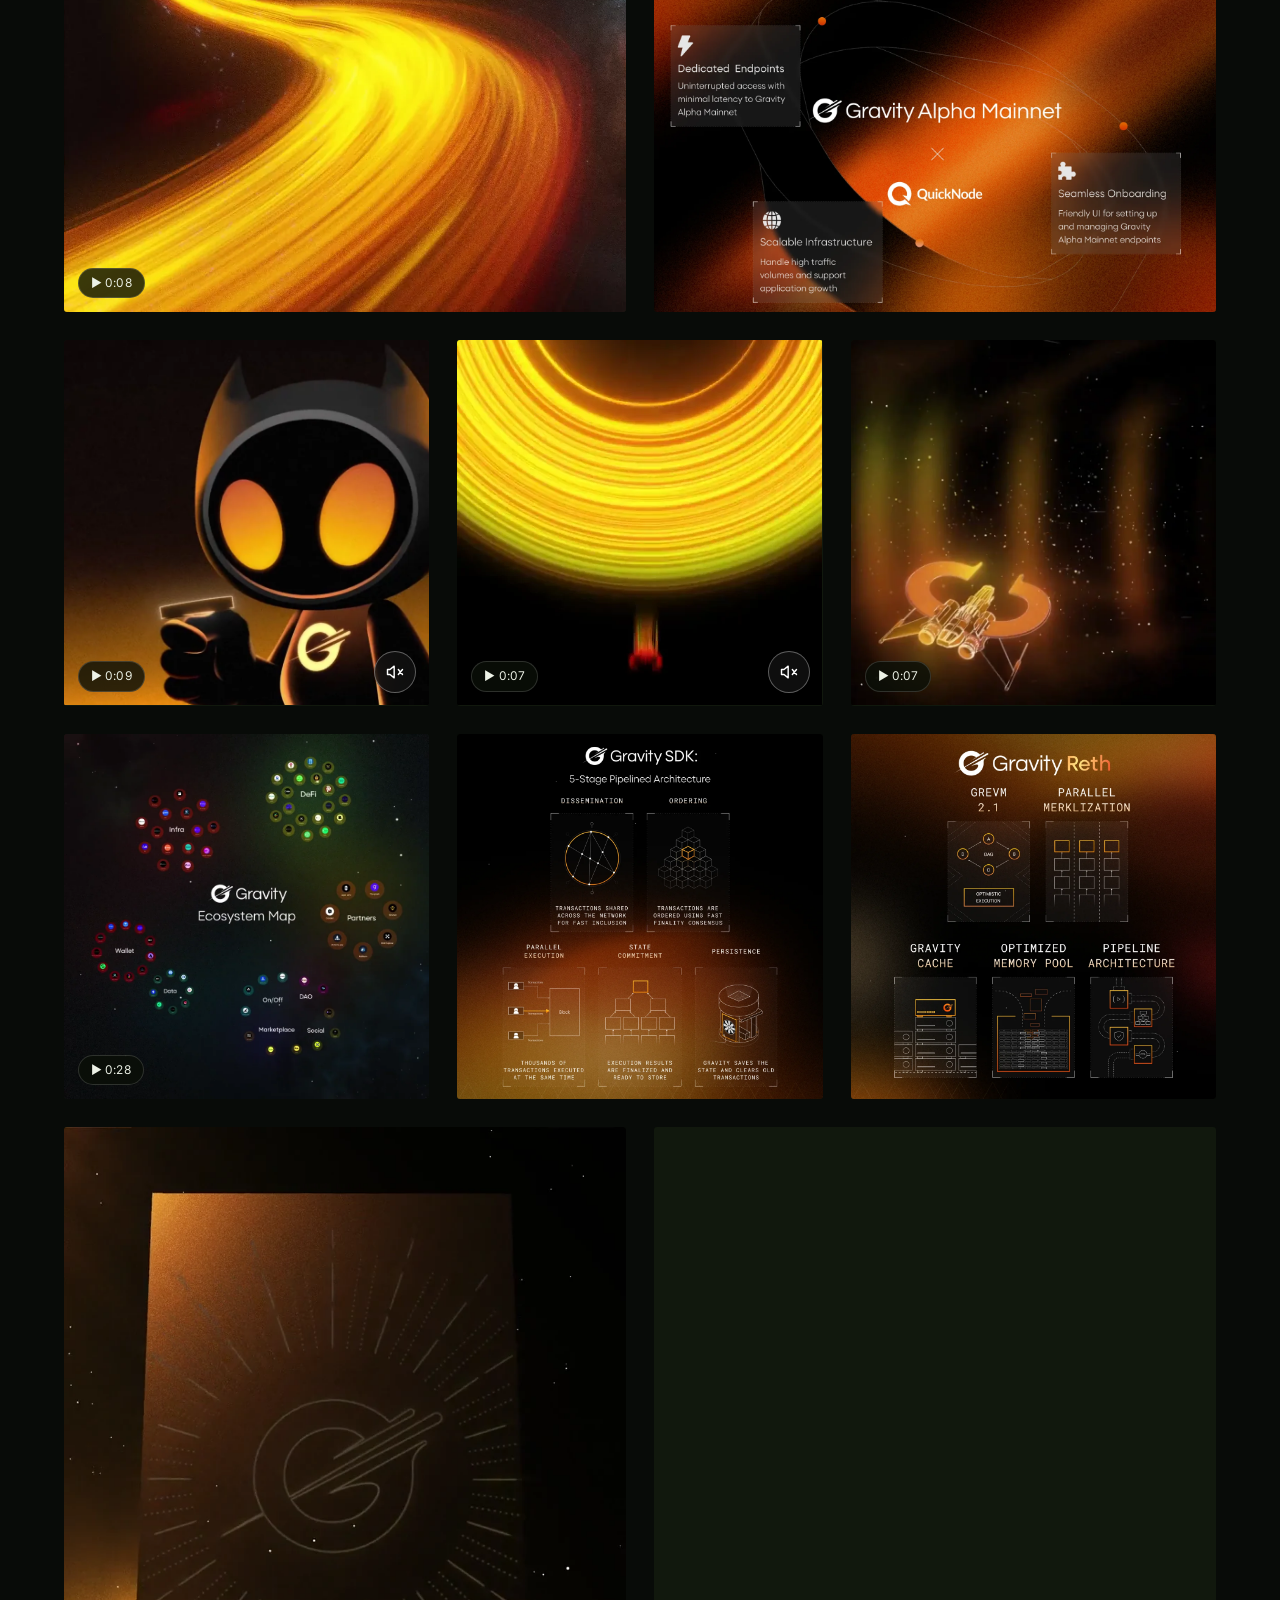
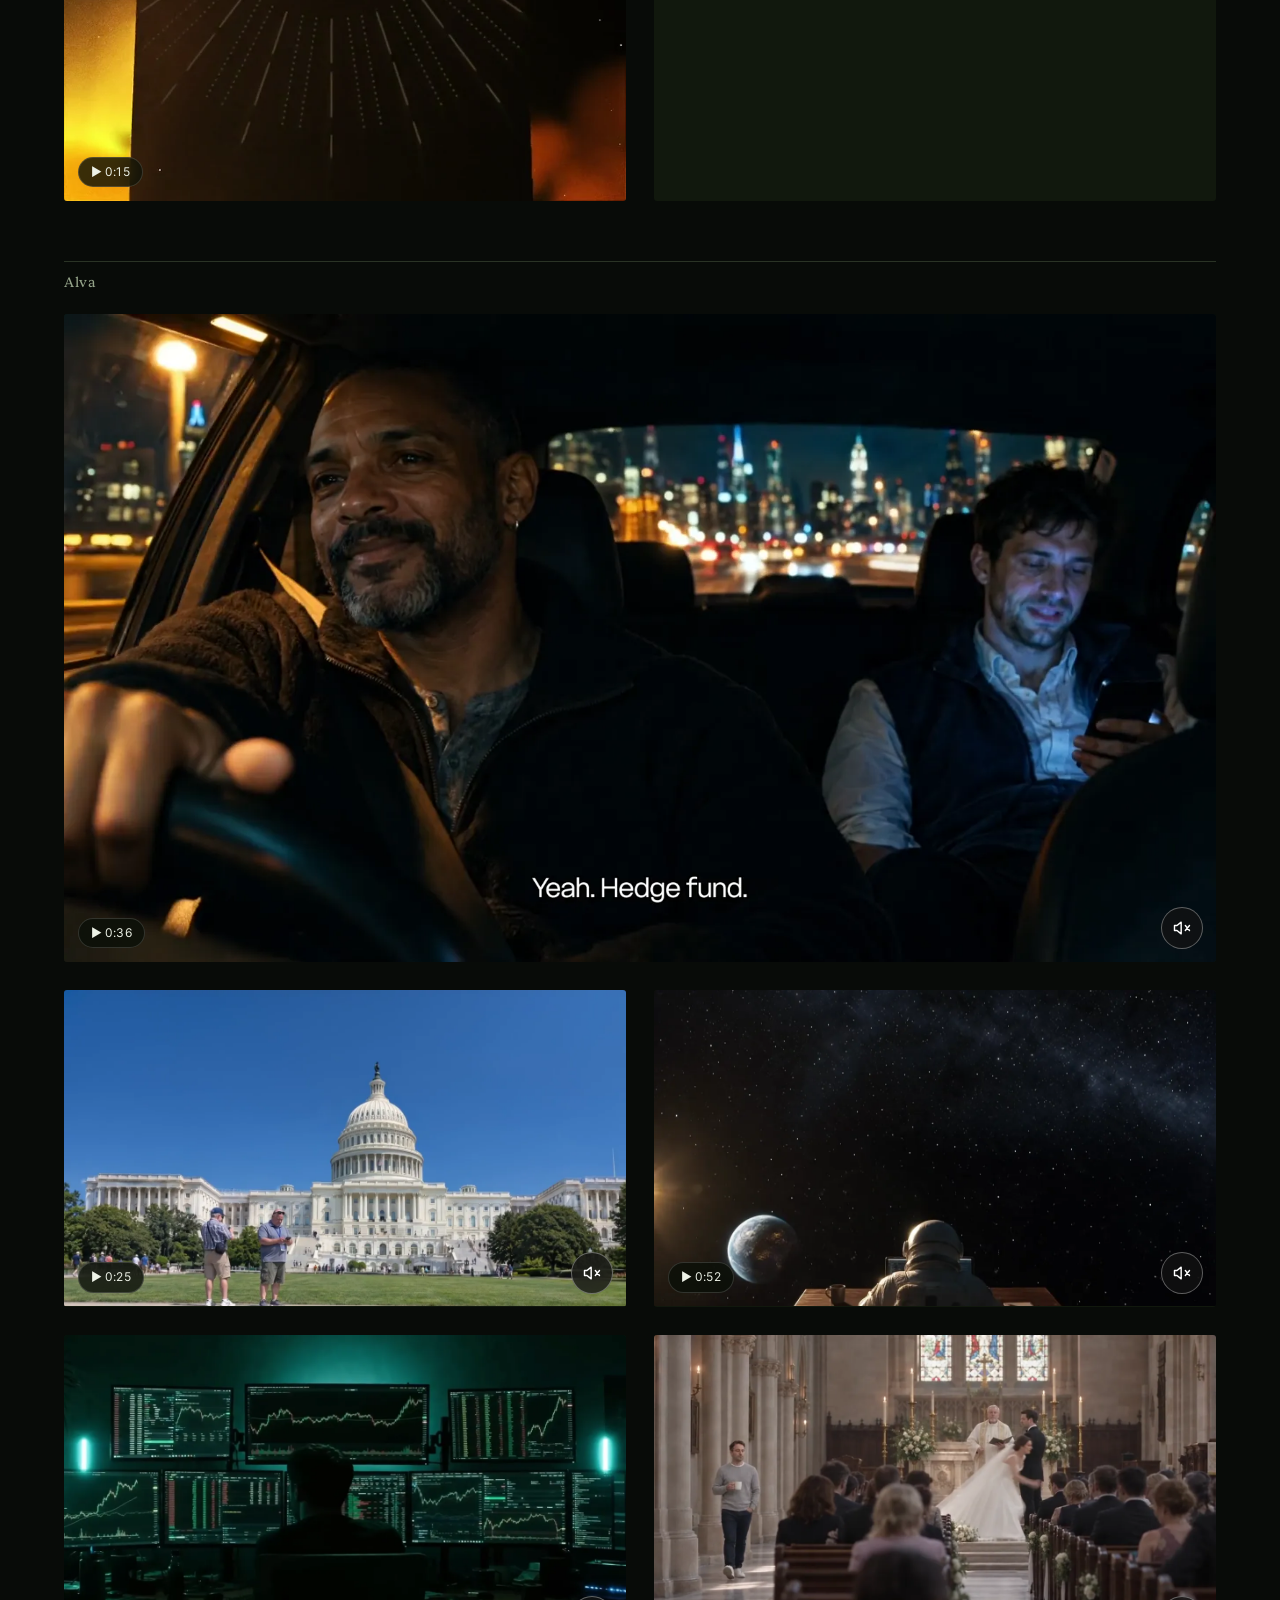
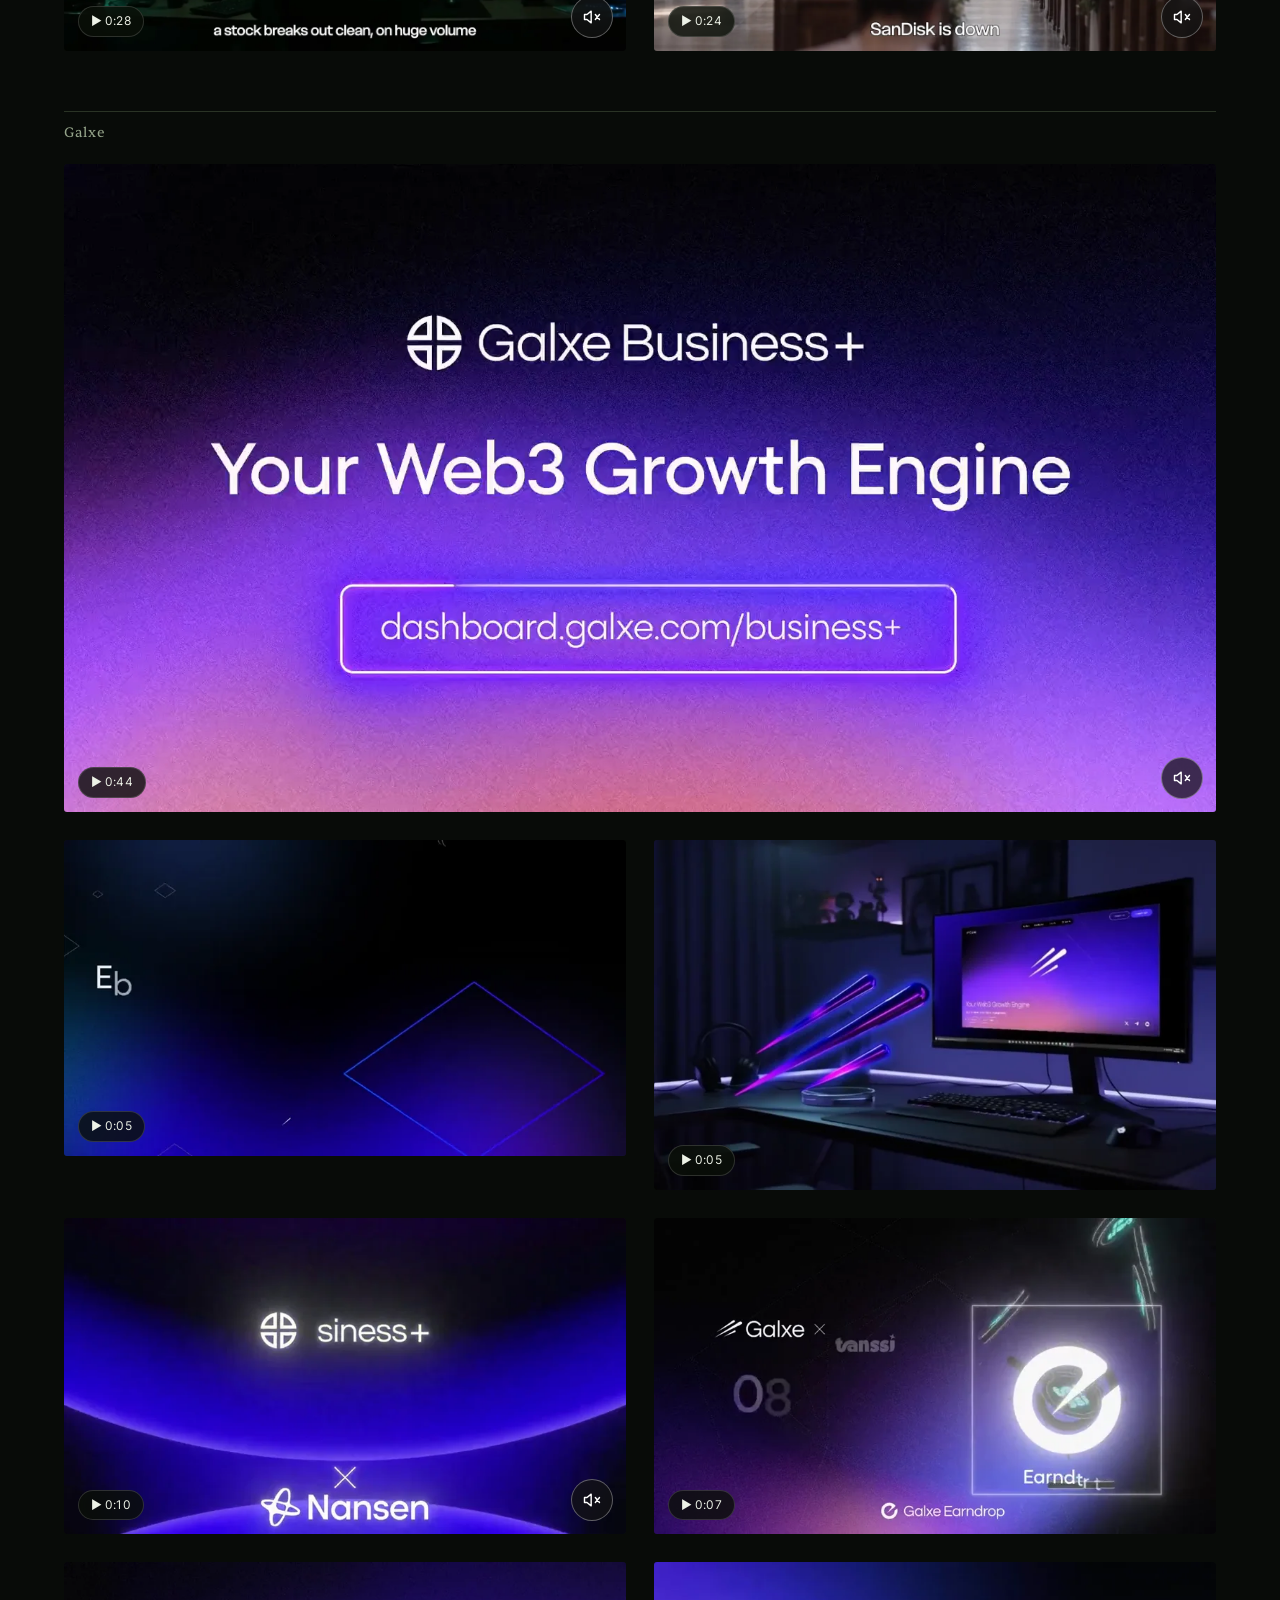
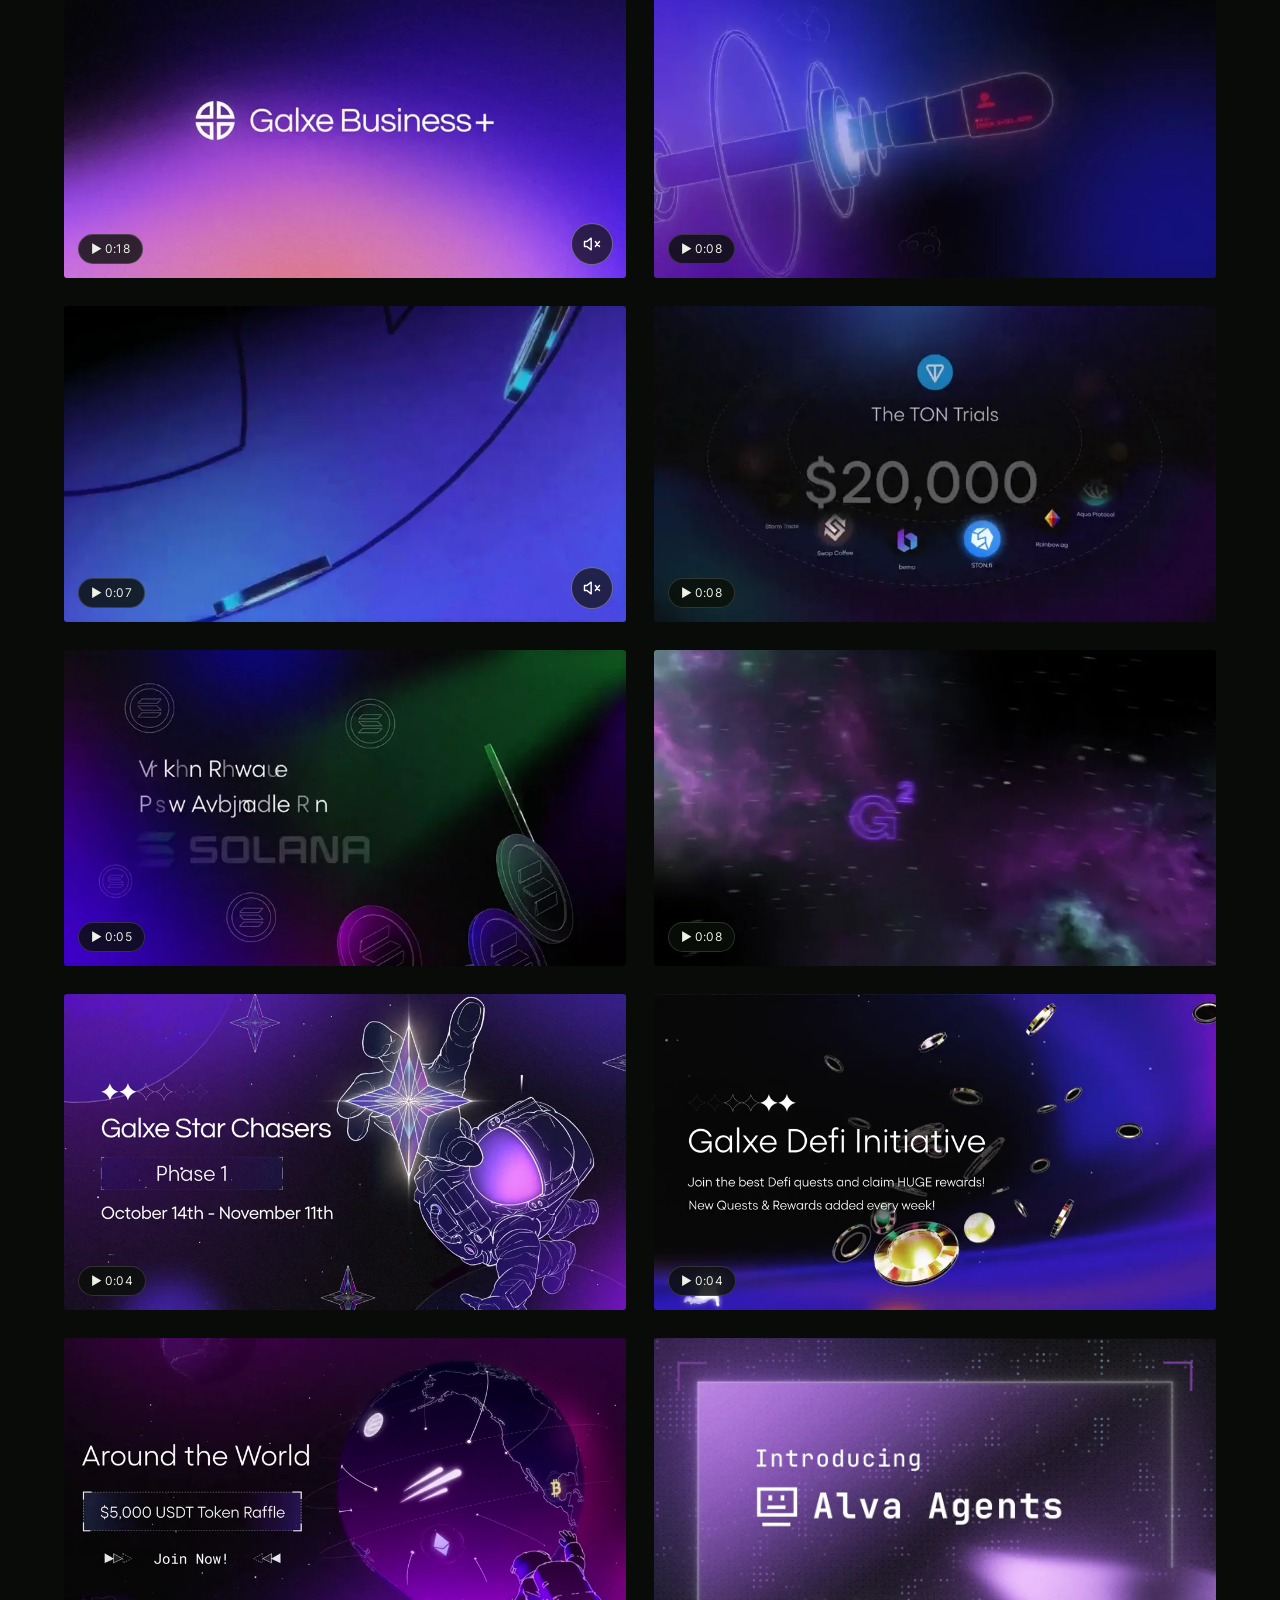
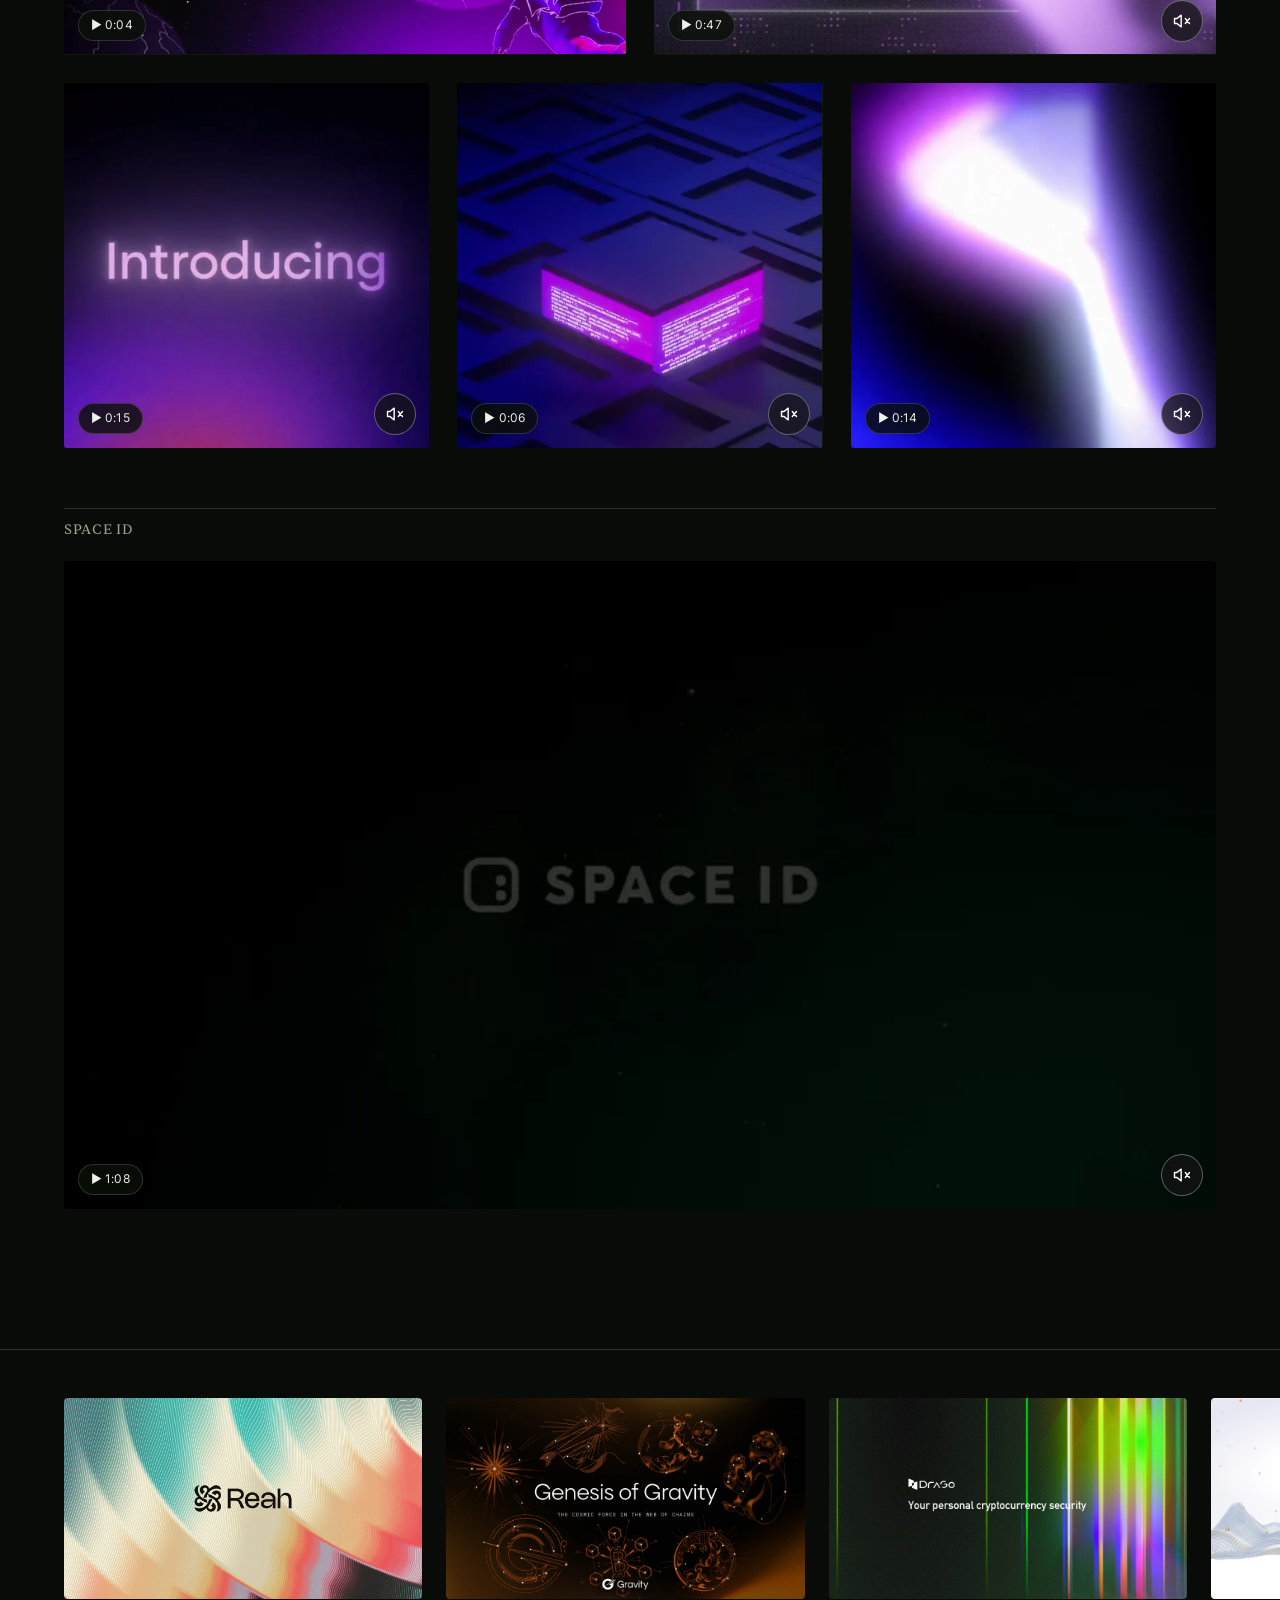
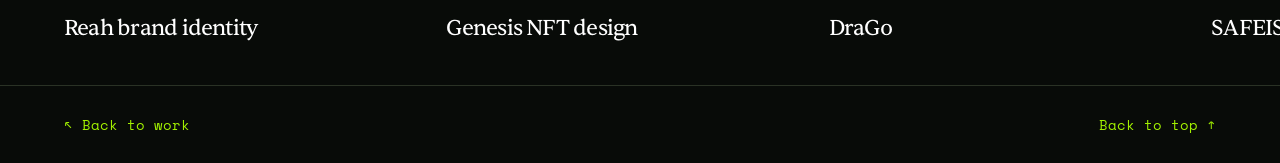
<file: motion.html>
<!DOCTYPE html>

<html lang="en"><head><meta charset="utf-8"/><meta content="width=device-width,initial-scale=1" name="viewport"/><meta content="#080b08" name="theme-color"/><meta content="Motion videos and animated posters by Lucian Design. A collection of standalone motion pieces and visual experiments." name="description"/><title>Motion videos &amp; animated posters — Lucian Design</title><link href="./motion-detail.css?v=tag-1" rel="stylesheet"/><link href="./related-projects.css?v=readable-contact-1" rel="stylesheet"/><link href="./sentient-titles.css?v=readable-contact-1" rel="stylesheet"/><link href="./readability.css?v=inter-sentient-1" rel="stylesheet"/></head>
<body class="motion-collection" id="top"><header class="detail-nav"><a class="back-link" href="./#selected-work">↖ Back to work</a><a class="wordmark" href="./">LUCIAN DESIGN</a><button aria-pressed="false" id="motion-toggle">Pause animations Ⅱ</button><nav aria-label="Filter by product" class="product-nav"><a aria-current="location" href="#gravity">Gravity <span>15</span></a><a href="#alva">Alva <span>05</span></a><a href="#galxe">Galxe <span>18</span></a><a href="#space-id">SPACE ID <span>01</span></a></nav></header>
<main>
<section aria-label="Motion videos and animated posters" class="collection" id="collection"><span hidden="" id="collection-count"></span><div class="product-groups" id="motion-grid"></div></section>
<footer class="motion-footer"><a href="./#selected-work">↖ Back to work</a><a href="#top" id="back-top">Back to top ↑</a></footer></main>
<dialog aria-label="View artwork" id="media-dialog"><button aria-label="Close artwork" class="close"><svg viewBox="0 0 24 24" aria-hidden="true"><path d="M6 6 18 18M18 6 6 18"/></svg></button><div id="media-stage"></div><p hidden="" id="media-caption"></p><a id="media-source" rel="noopener noreferrer" target="_blank">View original on X ↗</a></dialog><script src="./motion-detail.js?v=tag-1" type="module"></script><script src="./related-projects.js?v=order-2" type="module"></script><script src="./media-loading.js?v=1" defer></script></body></html>
</file>
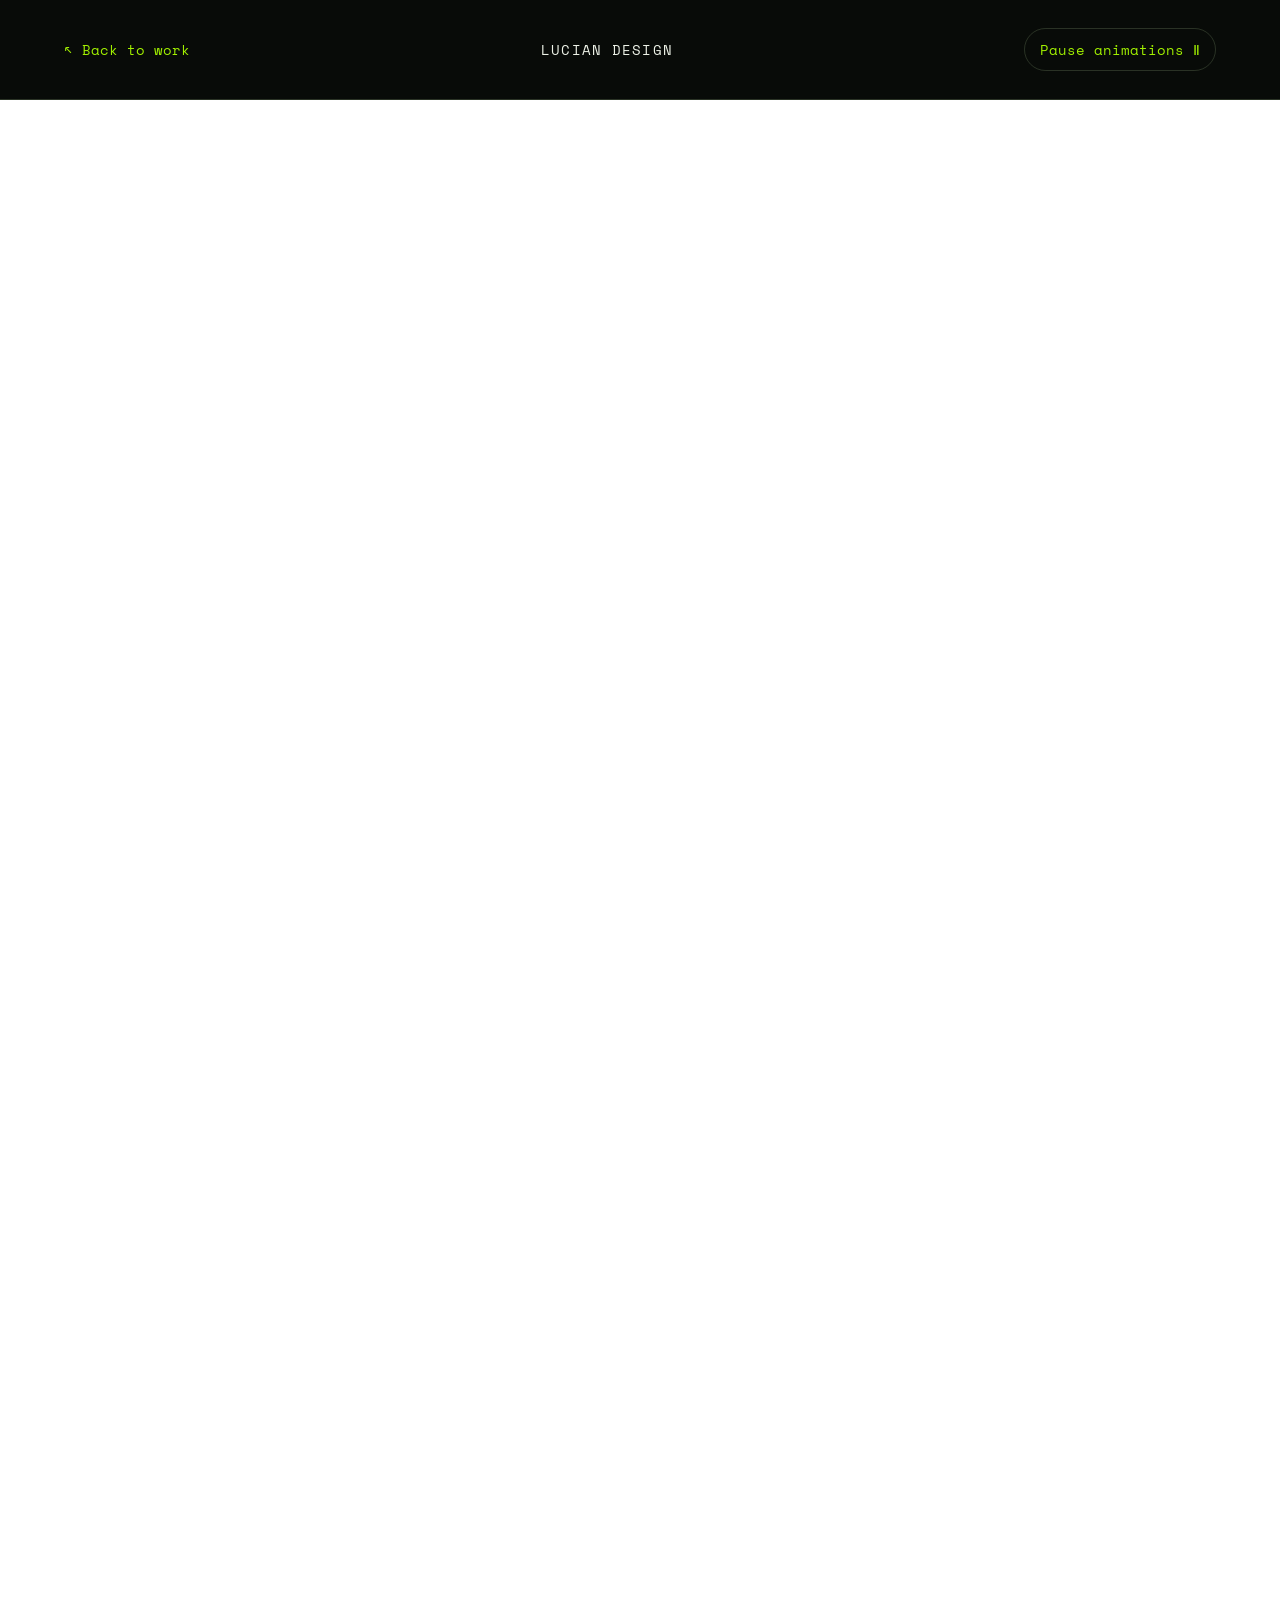
<file: safeis-spear.html>
<!doctype html><html lang="en"><head><meta charset="utf-8"><meta name="viewport" content="width=device-width,initial-scale=1"><meta name="theme-color" content="#080b08"><meta name="description" content="SAFEIS Spear cryptocurrency tracking system UX design by Lucian Lu."><title>SAFEIS Spear UX — Lucian Design</title><link rel="stylesheet" href="./motion-detail.css?v=readable-contact-1"><link rel="stylesheet" href="./case-study.css?v=readable-contact-1"><link rel="stylesheet" href="./related-projects.css?v=readable-contact-1"><link rel="stylesheet" href="./sentient-titles.css?v=readable-contact-1"><link rel="stylesheet" href="./readability.css?v=inter-sentient-1"><style>.spear-gallery{max-width:1440px;width:100%;margin:0 auto;padding:0;background:#fff}.spear-gallery .spear-full{margin:0;padding:0;line-height:0}.spear-gallery .spear-full img{display:block;width:100%;height:auto}</style></head><body id="top"><header class="detail-nav"><a href="./#selected-work" class="back-link">↖ Back to work</a><a href="./" class="wordmark">LUCIAN DESIGN</a><button id="motion-toggle" aria-pressed="false">Pause animations Ⅱ</button></header><main><div class="case-gallery spear-gallery" id="project"><figure class="case-module spear-full" data-behance-module="0"><img src="./assets/safeis-spear/00.webp" alt="SAFEIS Spear cryptocurrency tracking system — module 1" width="1920" height="1080" loading="eager" decoding="async" fetchpriority="high"></figure><figure class="case-module spear-full" data-behance-module="1"><img src="./assets/safeis-spear/01.webp" alt="SAFEIS Spear cryptocurrency tracking system — module 2" width="1920" height="1080" loading="lazy" decoding="async"></figure><figure class="case-module spear-full" data-behance-module="2"><img src="./assets/safeis-spear/02.webp" alt="SAFEIS Spear cryptocurrency tracking system — module 3" width="1920" height="1080" loading="lazy" decoding="async"></figure><figure class="case-module spear-full" data-behance-module="3"><img src="./assets/safeis-spear/03.webp" alt="SAFEIS Spear cryptocurrency tracking system — module 4" width="1920" height="1079" loading="lazy" decoding="async"></figure><figure class="case-module spear-full" data-behance-module="4"><img src="./assets/safeis-spear/04.webp" alt="SAFEIS Spear cryptocurrency tracking system — module 5" width="1920" height="1079" loading="lazy" decoding="async"></figure><figure class="case-module spear-full" data-behance-module="5"><img src="./assets/safeis-spear/05.webp" alt="SAFEIS Spear cryptocurrency tracking system — module 6" width="1920" height="2295" loading="lazy" decoding="async"></figure><figure class="case-module spear-full" data-behance-module="6"><img src="./assets/safeis-spear/06.webp" alt="SAFEIS Spear cryptocurrency tracking system — module 7" width="1920" height="1127" loading="lazy" decoding="async"></figure><figure class="case-module spear-full" data-behance-module="7"><img src="./assets/safeis-spear/07.webp" alt="SAFEIS Spear cryptocurrency tracking system — module 8" width="1920" height="1130" loading="lazy" decoding="async"></figure><figure class="case-module spear-full" data-behance-module="8"><img src="./assets/safeis-spear/08.webp" alt="SAFEIS Spear cryptocurrency tracking system — module 9" width="1920" height="2755" loading="lazy" decoding="async"></figure><figure class="case-module spear-full" data-behance-module="9"><img src="./assets/safeis-spear/09.webp" alt="SAFEIS Spear cryptocurrency tracking system — module 10" width="1920" height="5400" loading="lazy" decoding="async"></figure><figure class="case-module spear-full" data-behance-module="10"><img src="./assets/safeis-spear/10.webp" alt="SAFEIS Spear cryptocurrency tracking system — module 11" width="1920" height="1080" loading="lazy" decoding="async"></figure><figure class="case-module spear-full" data-behance-module="11"><img src="./assets/safeis-spear/11.webp" alt="SAFEIS Spear cryptocurrency tracking system — module 12" width="1920" height="1079" loading="lazy" decoding="async"></figure><figure class="case-module spear-full" data-behance-module="12"><img src="./assets/safeis-spear/12.webp" alt="SAFEIS Spear cryptocurrency tracking system — module 13" width="1920" height="2678" loading="lazy" decoding="async"></figure><figure class="case-module spear-full" data-behance-module="13"><img src="./assets/safeis-spear/13.webp" alt="SAFEIS Spear cryptocurrency tracking system — module 14" width="1920" height="2635" loading="lazy" decoding="async"></figure><figure class="case-module spear-full" data-behance-module="14"><img src="./assets/safeis-spear/14.webp" alt="SAFEIS Spear cryptocurrency tracking system — module 15" width="1920" height="2464" loading="lazy" decoding="async"></figure><figure class="case-module spear-full" data-behance-module="15"><img src="./assets/safeis-spear/15.webp" alt="SAFEIS Spear cryptocurrency tracking system — module 16" width="1920" height="810" loading="lazy" decoding="async"></figure></div><footer class="case-footer"><a href="./#selected-work">↖ Back to work</a><a href="https://www.behance.net/gallery/192435181/SAFEIS-Spear-cryptocurrency-tracking-system-UX-design" target="_blank" rel="noopener noreferrer">Original on Behance ↗</a><a href="#top">↑</a></footer></main><script type="module" src="./case-study.js?v=first-visible-start-2"></script><script type="module" src="./related-projects.js?v=order-2"></script><script src="./media-loading.js?v=1" defer></script></body></html>
</file>
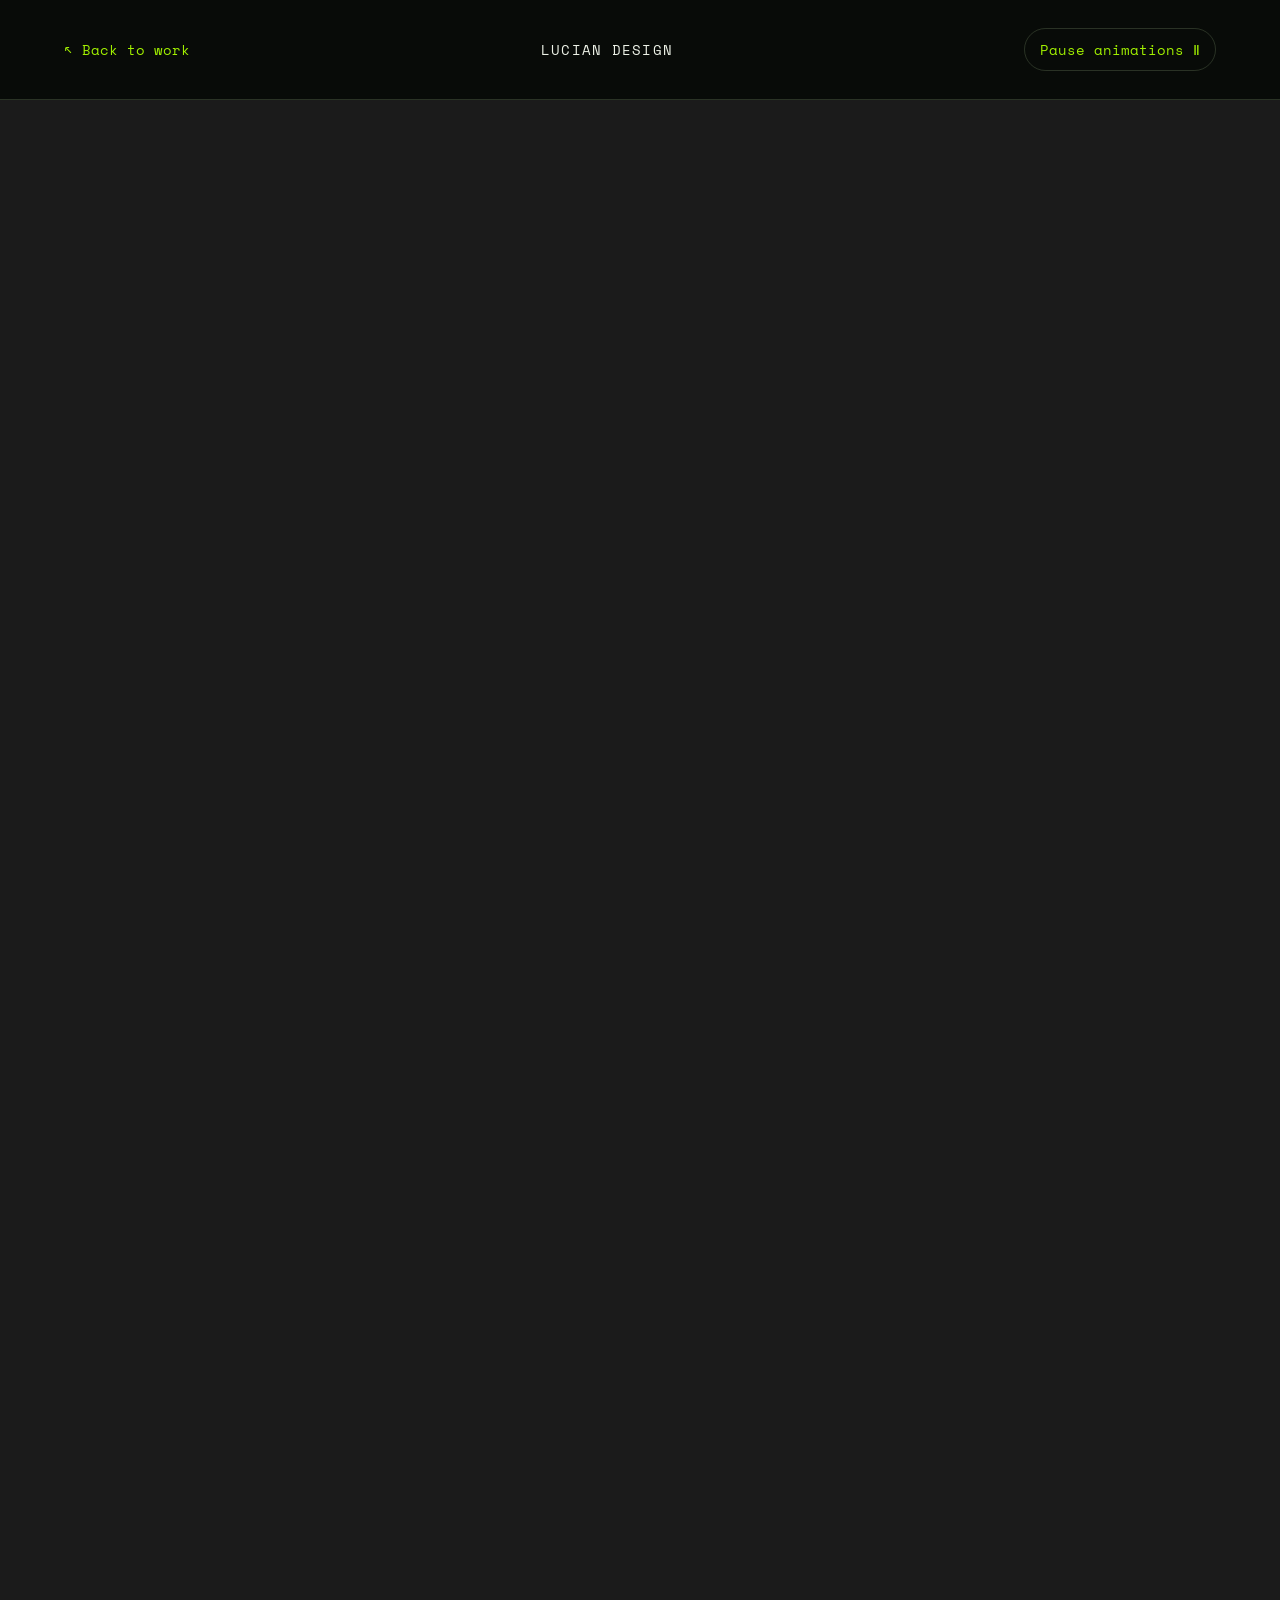
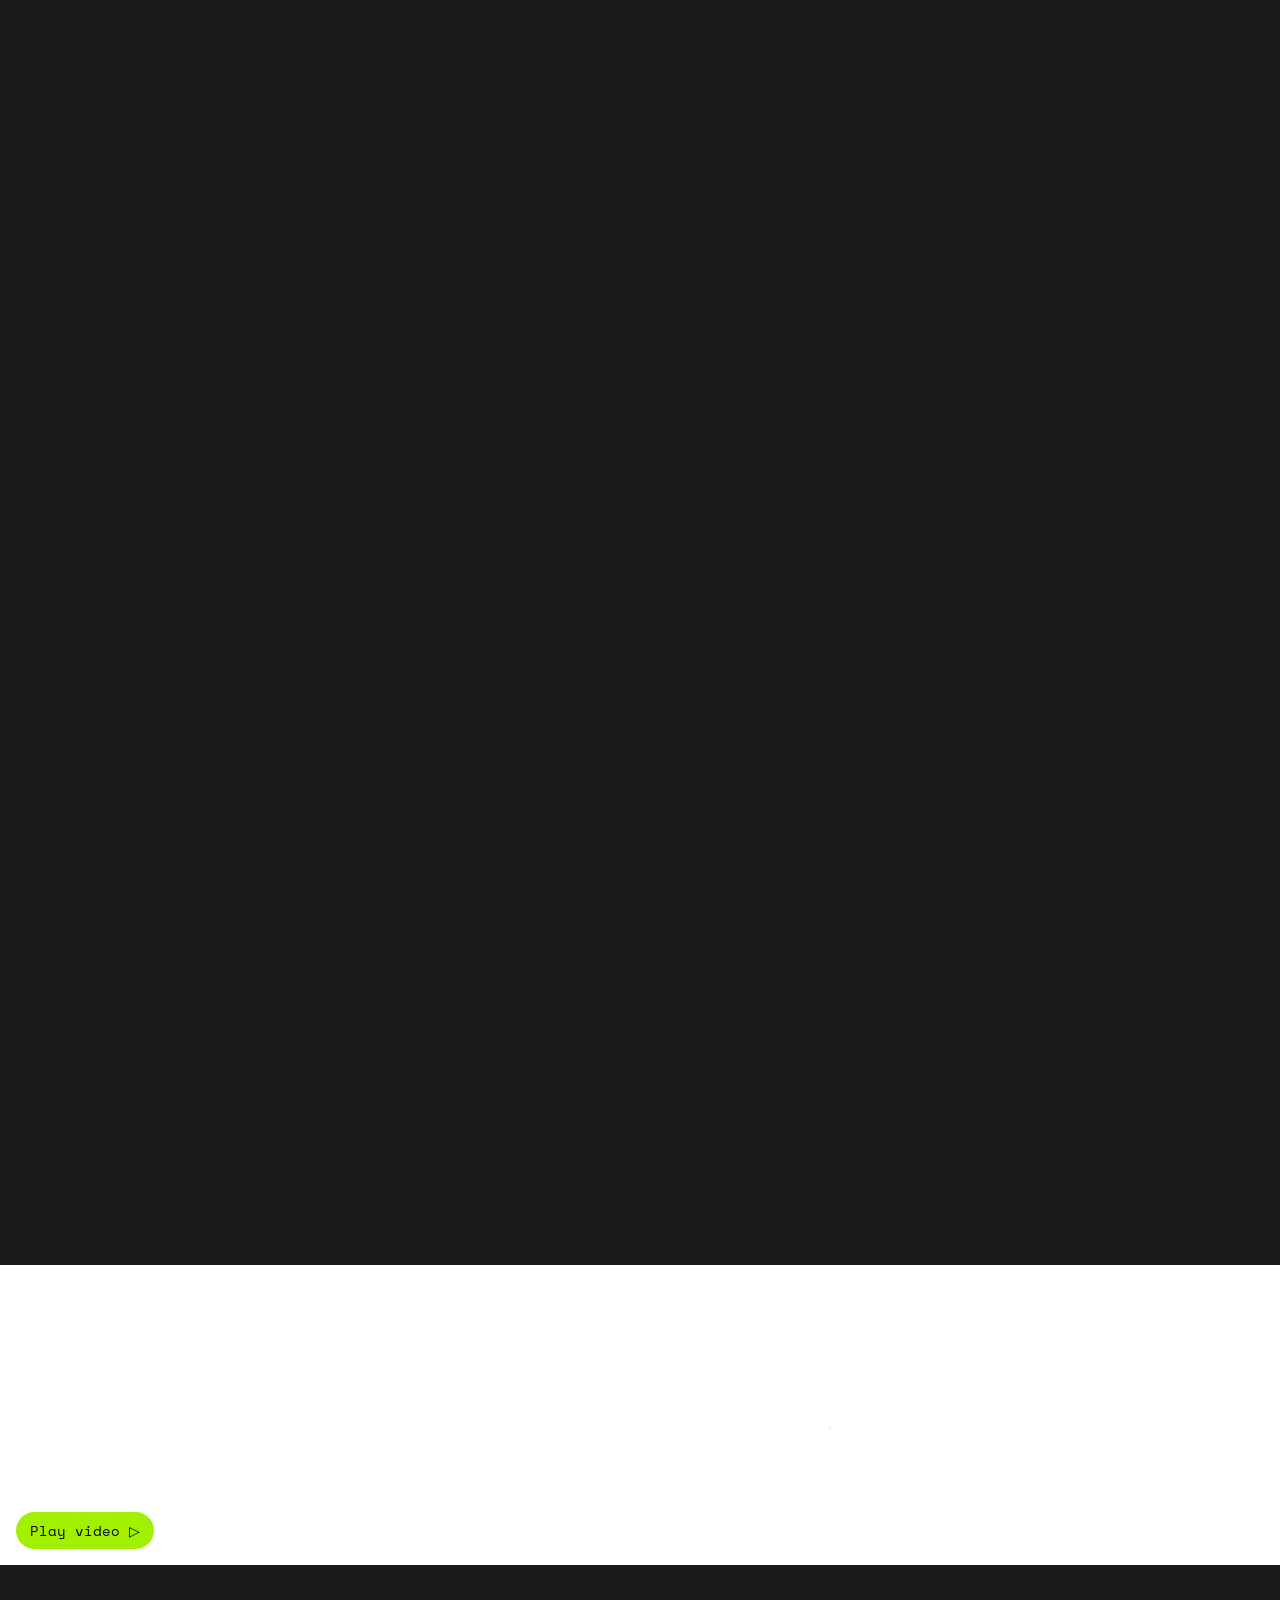
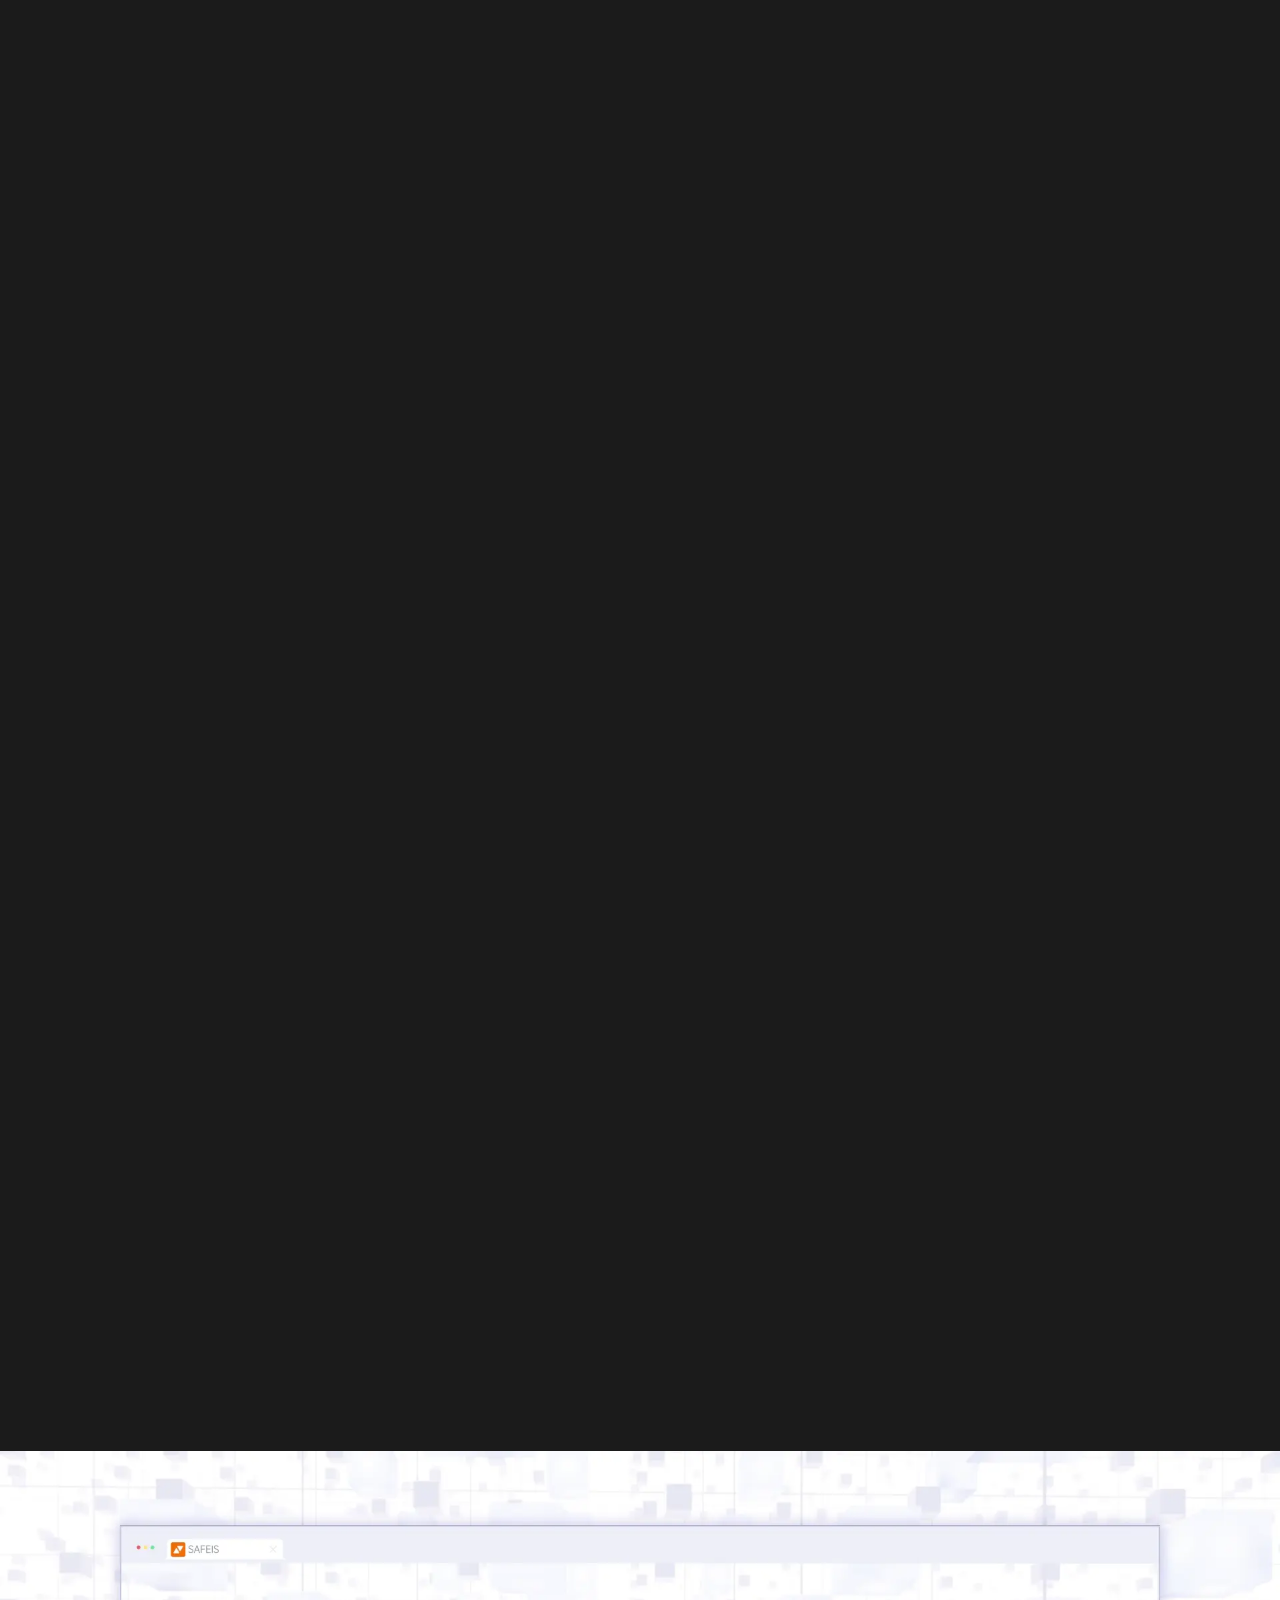
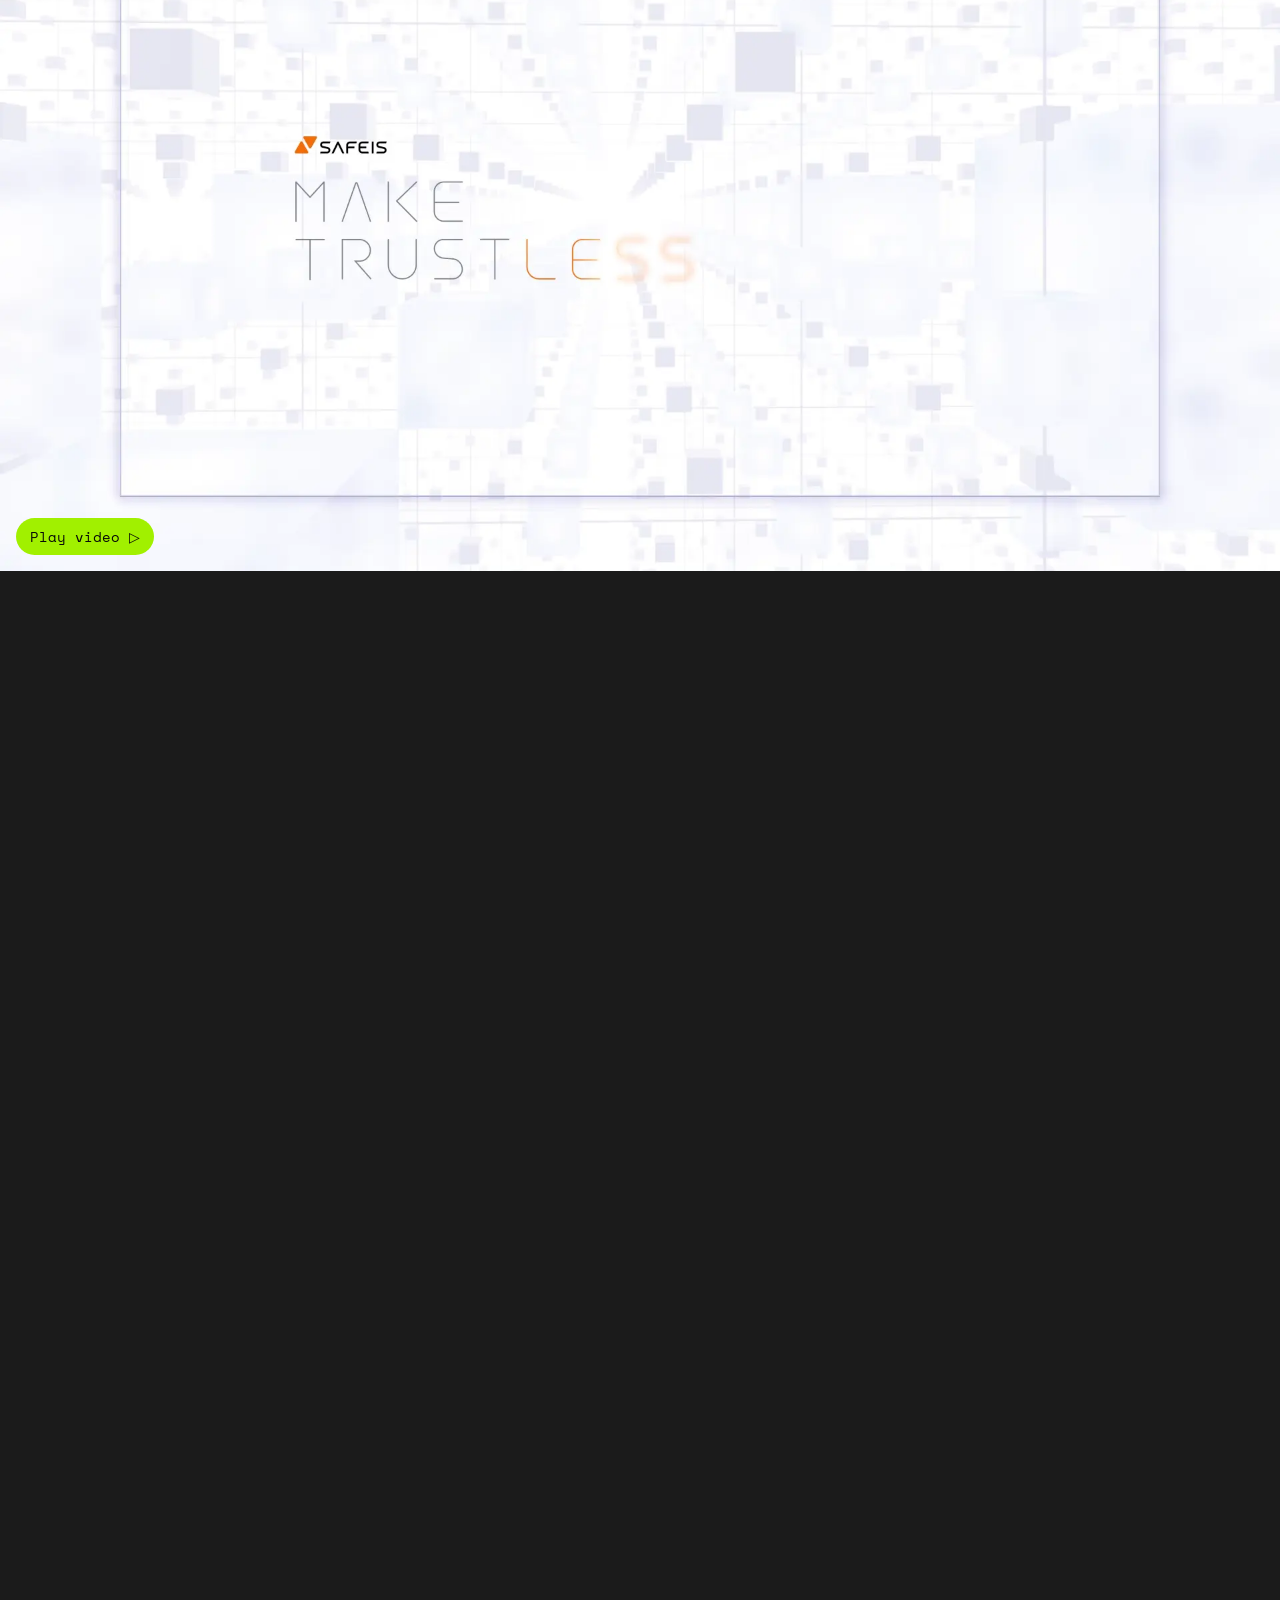
<file: safeis.html>
<!doctype html><html lang="en"><head><meta charset="utf-8"><meta name="viewport" content="width=device-width,initial-scale=1"><meta name="theme-color" content="#080b08"><meta name="description" content="SAFEIS branding and website design by Lucian Lu."><title>SAFEIS — Lucian Design</title><link rel="stylesheet" href="./motion-detail.css?v=readable-contact-1"><link rel="stylesheet" href="./case-study.css?v=readable-contact-1"><link rel="stylesheet" href="./related-projects.css?v=readable-contact-1"><link rel="stylesheet" href="./sentient-titles.css?v=readable-contact-1"><link rel="stylesheet" href="./readability.css?v=inter-sentient-1"></head><body id="top"><header class="detail-nav"><a href="./#selected-work" class="back-link">↖ Back to work</a><a href="./" class="wordmark">LUCIAN DESIGN</a><button id="motion-toggle" aria-pressed="false">Pause animations Ⅱ</button></header><main><div class="case-gallery" id="project"><figure class="case-module"><img src="./assets/safeis/00-1.webp" alt="SAFEIS branding and website design visual 1" width="1920" height="1080" loading="eager" decoding="async" fetchpriority="high"></figure><figure class="case-module"><img src="./assets/safeis/01-1.webp" alt="SAFEIS branding and website design visual 2" width="1920" height="864" loading="lazy" decoding="async"></figure><figure class="case-module"><img src="./assets/safeis/02-1.webp" alt="SAFEIS branding and website design visual 3" width="1920" height="1080" loading="lazy" decoding="async"></figure><figure class="case-module"><img src="./assets/safeis/03-1.webp" alt="SAFEIS branding and website design visual 4" width="1920" height="1064" loading="lazy" decoding="async"></figure><figure class="case-module"><img src="./assets/safeis/04-1.webp" alt="SAFEIS branding and website design visual 5" width="1815" height="1021" loading="lazy" decoding="async"></figure><figure class="case-module"><img src="./assets/safeis/05-1.webp" alt="SAFEIS branding and website design visual 6" width="1920" height="1080" loading="lazy" decoding="async"></figure><figure class="case-module"><img src="./assets/safeis/06-1.webp" alt="SAFEIS branding and website design visual 7" width="1920" height="300" loading="lazy" decoding="async"></figure><figure class="case-module"><div class="video-shell"><video data-src="./assets/safeis/07-1.mp4" poster="./assets/safeis/07-1-poster.webp" width="1920" height="450" autoplay muted loop playsinline preload="none" disablepictureinpicture aria-label="SAFEIS brand motion"></video></div></figure><figure class="case-module"><img src="./assets/safeis/08-1.webp" alt="SAFEIS branding and website design visual 9" width="1920" height="300" loading="lazy" decoding="async"></figure><figure class="case-module"><img src="./assets/safeis/09-1.webp" alt="SAFEIS branding and website design visual 10" width="1920" height="1080" loading="lazy" decoding="async"></figure><figure class="case-module"><img src="./assets/safeis/10-1.webp" alt="SAFEIS branding and website design visual 11" width="1920" height="1080" loading="lazy" decoding="async"></figure><figure class="case-module"><img src="./assets/safeis/11-1.webp" alt="SAFEIS branding and website design visual 12" width="1920" height="300" loading="lazy" decoding="async"></figure><figure class="case-module"><img src="./assets/safeis/12-1.webp" alt="SAFEIS branding and website design visual 13" width="1920" height="1305" loading="lazy" decoding="async"></figure><figure class="case-module"><img src="./assets/safeis/13-1.webp" alt="SAFEIS branding and website design visual 14" width="1920" height="1080" loading="lazy" decoding="async"></figure><figure class="case-module"><img src="./assets/safeis/14-1.webp" alt="SAFEIS branding and website design visual 15" width="1920" height="994" loading="lazy" decoding="async"></figure><figure class="case-module"><img src="./assets/safeis/15-1.webp" alt="SAFEIS branding and website design visual 16" width="1920" height="300" loading="lazy" decoding="async"></figure><figure class="case-module"><img src="./assets/safeis/16-1.webp" alt="SAFEIS branding and website design visual 17" width="1920" height="930" loading="lazy" decoding="async"></figure><figure class="case-module"><img src="./assets/safeis/17-1.webp" alt="SAFEIS branding and website design visual 18" width="1920" height="300" loading="lazy" decoding="async"></figure><figure class="case-module"><img src="./assets/safeis/18-1.webp" alt="SAFEIS branding and website design visual 19" width="1920" height="1500" loading="lazy" decoding="async"></figure><figure class="case-module"><img src="./assets/safeis/19-1.webp" alt="SAFEIS branding and website design visual 20" width="1920" height="1080" loading="lazy" decoding="async"></figure><figure class="case-module"><img src="./assets/safeis/20-1.webp" alt="SAFEIS branding and website design visual 21" width="1920" height="1080" loading="lazy" decoding="async"></figure><figure class="case-module"><img src="./assets/safeis/21-1.webp" alt="SAFEIS branding and website design visual 22" width="1920" height="500" loading="lazy" decoding="async"></figure><figure class="case-module" id="main-motion"><div class="video-shell"><video data-src="./assets/safeis/main-motion.mp4" poster="./assets/safeis/main-motion-poster.webp" width="1920" height="1080" autoplay muted loop playsinline preload="none" disablepictureinpicture aria-label="SAFEIS website motion design"></video></div></figure><figure class="case-module"><img src="./assets/safeis/30-1.webp" alt="SAFEIS branding and website design visual 31" width="1920" height="1180" loading="lazy" decoding="async"></figure><figure class="case-module"><img src="./assets/safeis/31-1.webp" alt="SAFEIS branding and website design visual 32" width="1920" height="1080" loading="lazy" decoding="async"></figure><figure class="case-module"><img src="./assets/safeis/32-1.webp" alt="SAFEIS branding and website design visual 33" width="1920" height="1180" loading="lazy" decoding="async"></figure><figure class="case-module"><img src="./assets/safeis/33-1.webp" alt="SAFEIS branding and website design visual 34" width="1920" height="1080" loading="lazy" decoding="async"></figure><figure class="case-module"><img src="./assets/safeis/34-1.webp" alt="SAFEIS branding and website design visual 35" width="1920" height="1180" loading="lazy" decoding="async"></figure><figure class="case-module"><img src="./assets/safeis/35-1.webp" alt="SAFEIS branding and website design visual 36" width="1920" height="810" loading="lazy" decoding="async"></figure></div><footer class="case-footer"><a href="./#selected-work">↖ Back to work</a><a href="https://www.behance.net/gallery/189724247/SAFEIS-Branding-and-website-design" target="_blank" rel="noopener noreferrer">Original on Behance ↗</a><a href="#top">↑</a></footer></main><script type="module" src="./case-study.js?v=first-visible-start-2"></script><script type="module" src="./related-projects.js?v=order-2"></script><script src="./media-loading.js?v=1" defer></script></body></html>
</file>
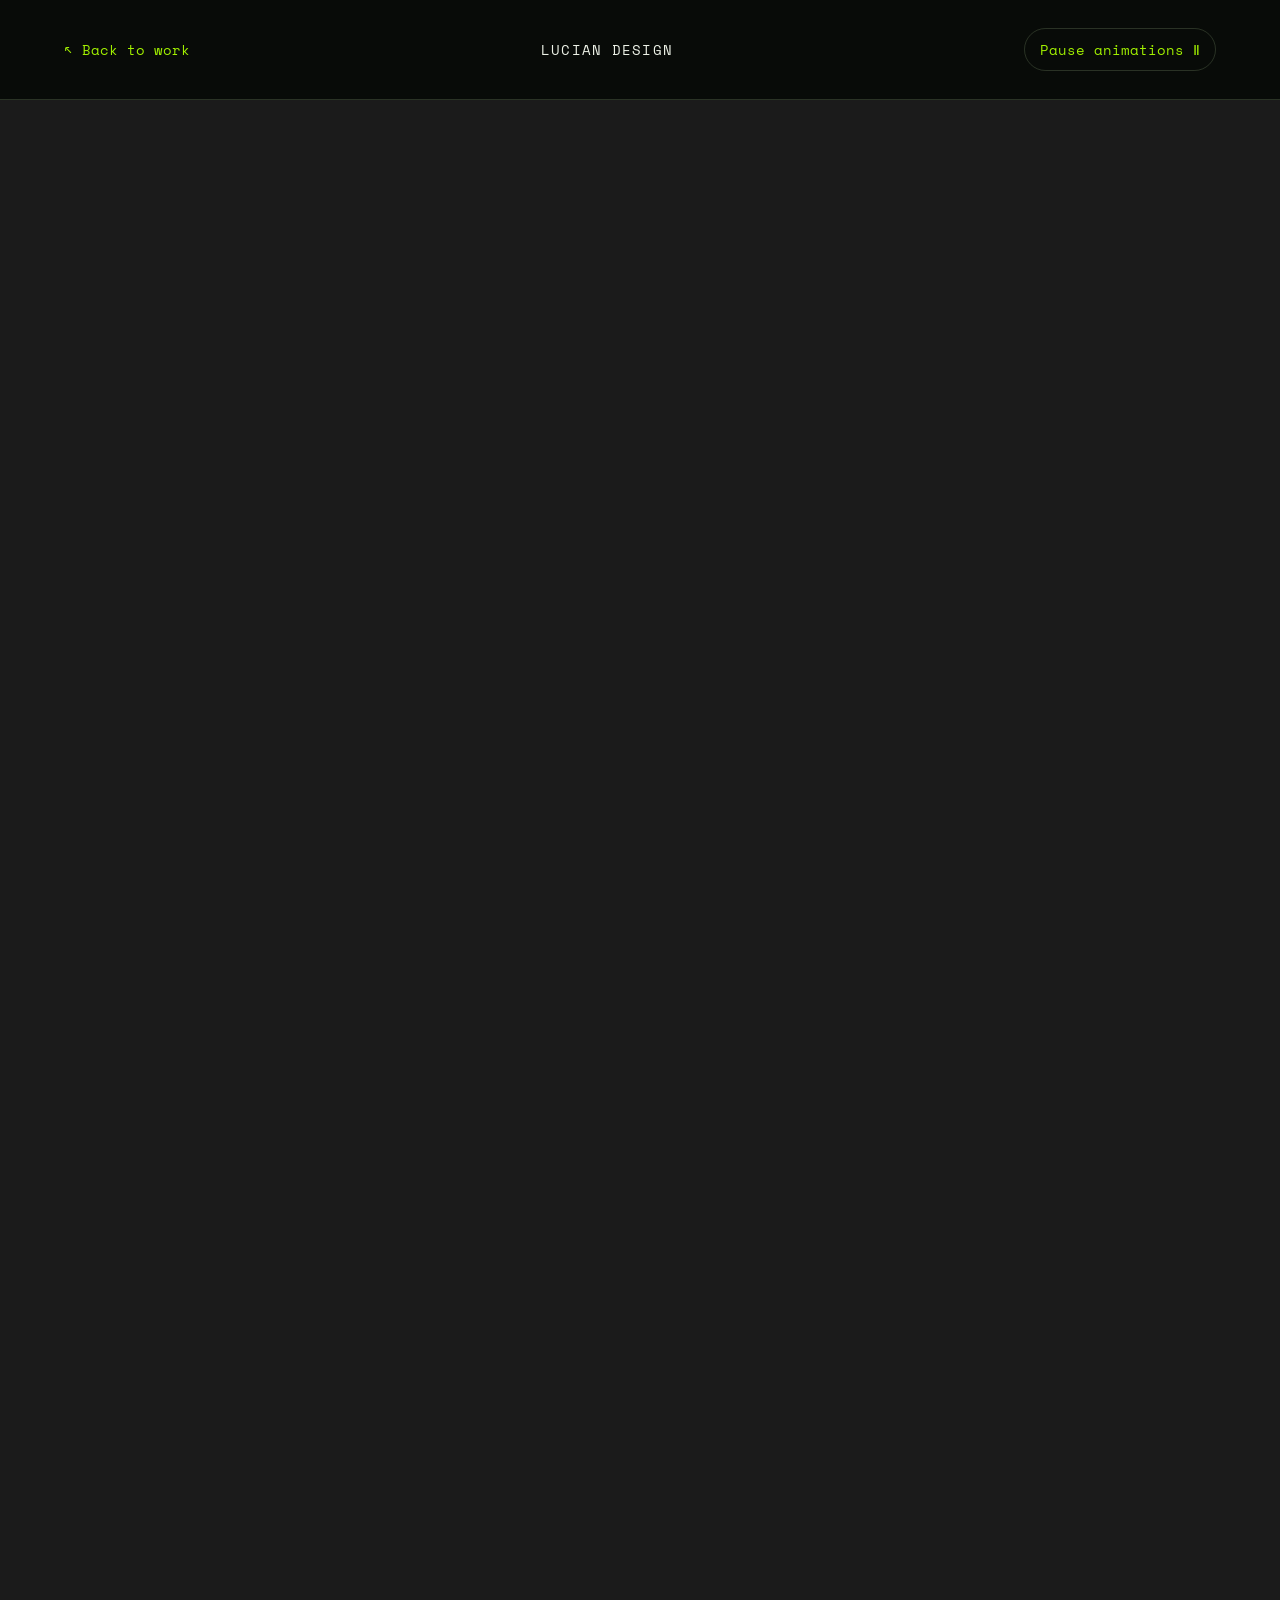
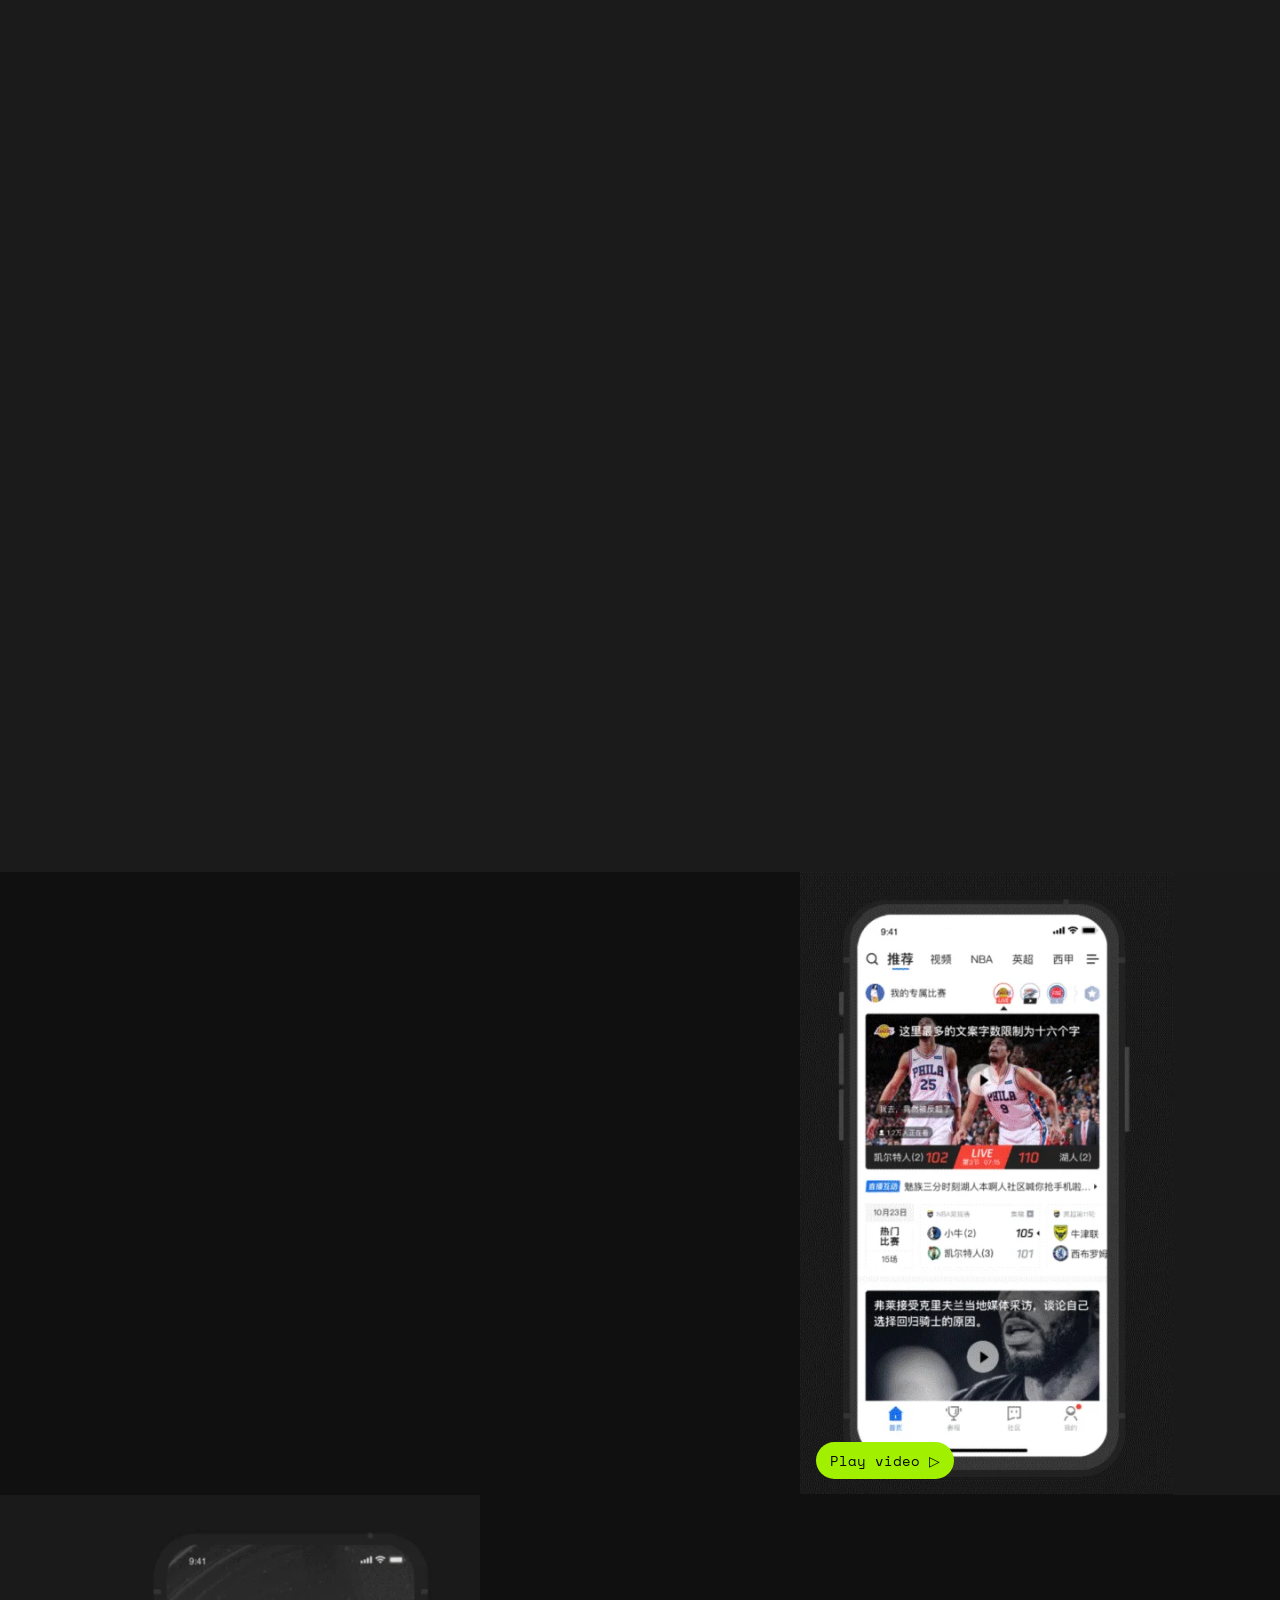
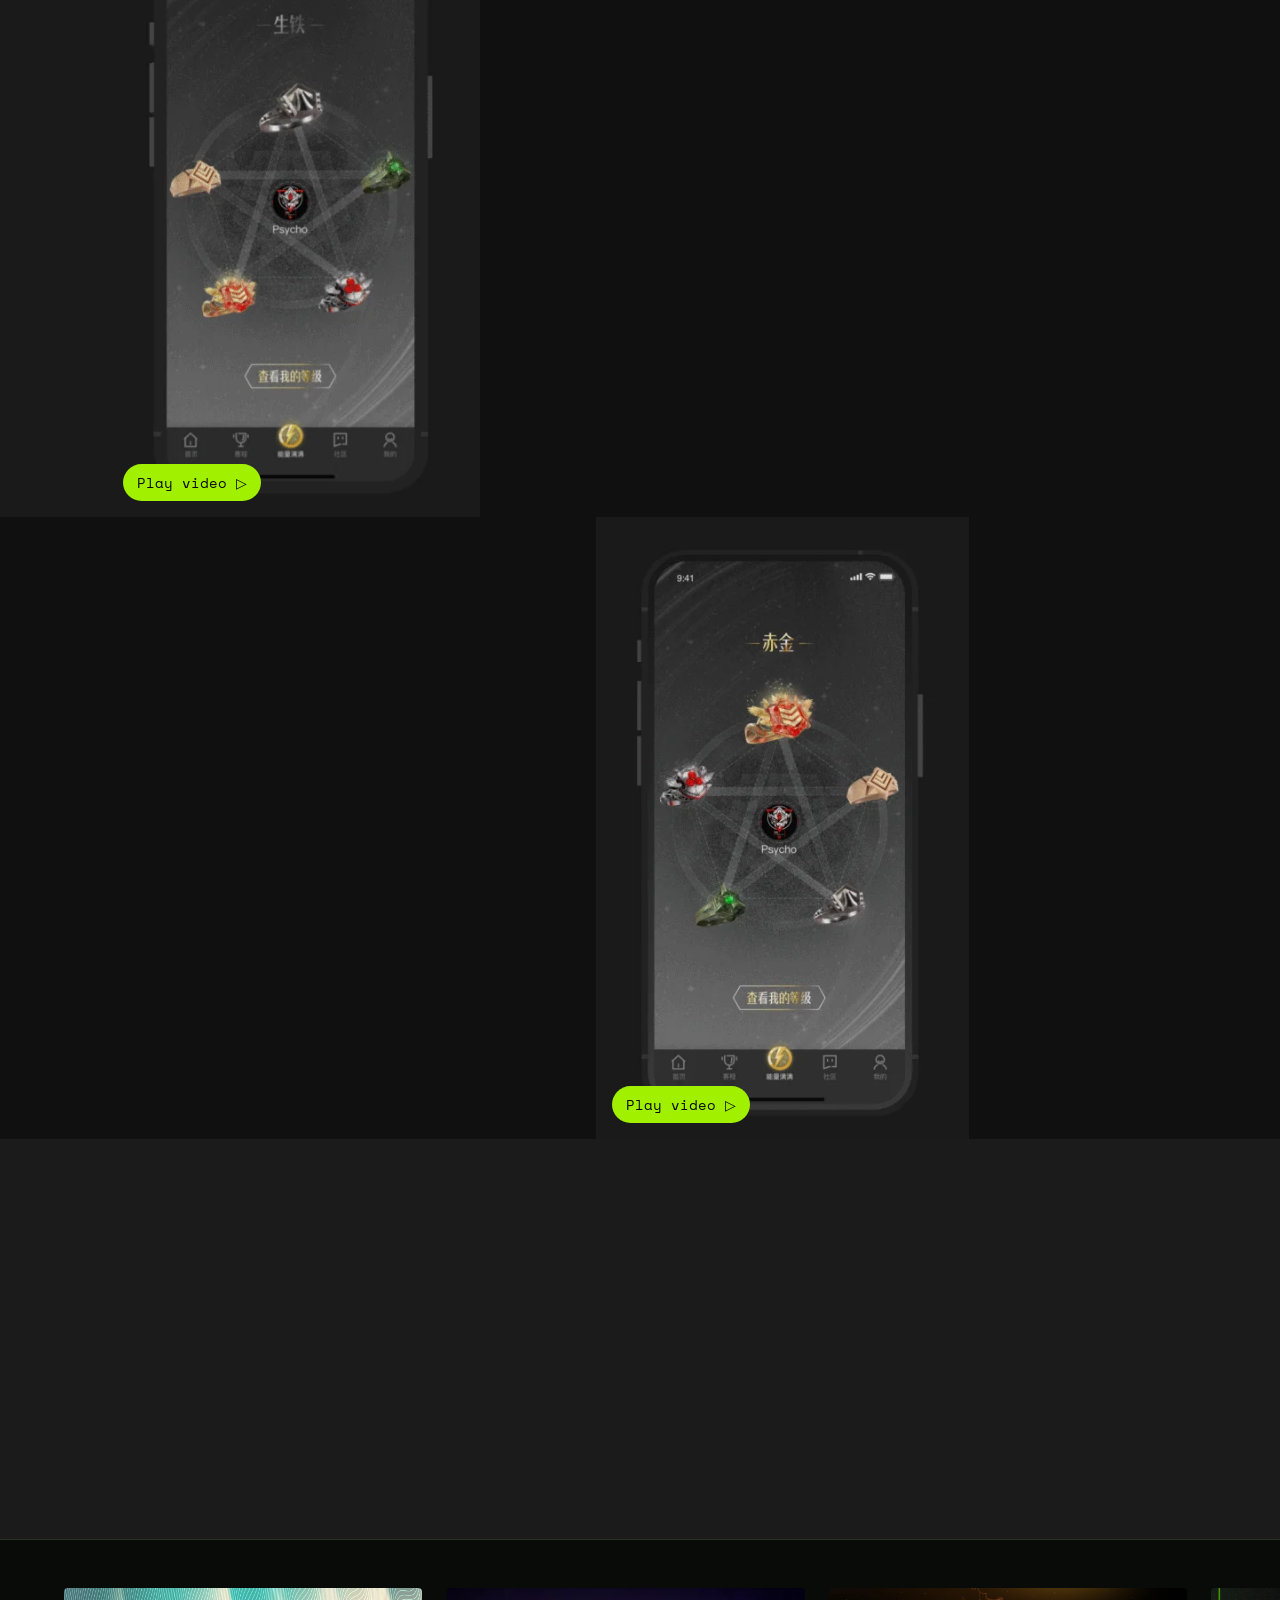
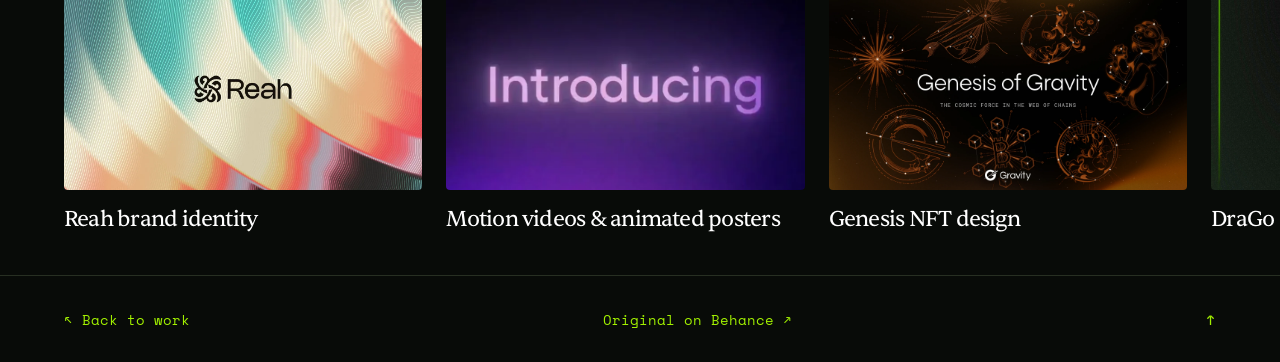
<file: tencent-badges.html>
<!doctype html><html lang="en"><head><meta charset="utf-8"><meta name="viewport" content="width=device-width,initial-scale=1"><meta name="theme-color" content="#080b08"><meta name="description" content="Tencent Sports user growth system badge and UI design by Lucian Lu."><title>Tencent Sports growth badges — Lucian Design</title><link rel="stylesheet" href="./motion-detail.css?v=readable-contact-1"><link rel="stylesheet" href="./case-study.css?v=readable-contact-1"><link rel="stylesheet" href="./related-projects.css?v=readable-contact-1"><link rel="stylesheet" href="./sentient-titles.css?v=readable-contact-1"><link rel="stylesheet" href="./readability.css?v=inter-sentient-1"><style>.badge-grid{align-items:stretch;background:#1a1a1a}.badge-spacer{width:100%;height:100%;aspect-ratio:120/700;background:#1a1a1a}</style></head><body id="top"><header class="detail-nav"><a href="./#selected-work" class="back-link">↖ Back to work</a><a href="./" class="wordmark">LUCIAN DESIGN</a><button id="motion-toggle" aria-pressed="false">Pause animations Ⅱ</button></header><main><div class="case-gallery" id="project"><figure class="case-module"><img src="./assets/tencent-badges/00.webp" alt="Tencent Sports growth badges & UI visual 1" width="1440" height="1260" loading="eager" decoding="async" fetchpriority="high"></figure><figure class="case-module"><img src="./assets/tencent-badges/01.webp" alt="Tencent Sports growth badges & UI visual 2" width="1440" height="786" loading="lazy" decoding="async"></figure><figure class="case-module"><img src="./assets/tencent-badges/02.webp" alt="Tencent Sports growth badges & UI visual 3" width="1440" height="1063" loading="lazy" decoding="async"></figure><figure class="case-module"><img src="./assets/tencent-badges/03.webp" alt="Tencent Sports growth badges & UI visual 4" width="1440" height="810" loading="lazy" decoding="async"></figure><figure class="case-module"><img src="./assets/tencent-badges/04.webp" alt="Tencent Sports growth badges & UI visual 5" width="1440" height="810" loading="lazy" decoding="async"></figure><figure class="case-module"><img src="./assets/tencent-badges/05.webp" alt="Tencent Sports growth badges & UI visual 6" width="1440" height="810" loading="lazy" decoding="async"></figure><figure class="case-module"><img src="./assets/tencent-badges/06.webp" alt="Tencent Sports growth badges & UI visual 7" width="1440" height="810" loading="lazy" decoding="async"></figure><figure class="case-module"><img src="./assets/tencent-badges/07.webp" alt="Tencent Sports growth badges & UI visual 8" width="1440" height="770" loading="lazy" decoding="async"></figure><figure class="case-module"><img src="./assets/tencent-badges/08.webp" alt="Tencent Sports growth badges & UI visual 9" width="1440" height="810" loading="lazy" decoding="async"></figure><figure class="case-module"><img src="./assets/tencent-badges/09.webp" alt="Tencent Sports growth badges & UI visual 10" width="1440" height="1436" loading="lazy" decoding="async"></figure><figure class="case-module"><img src="./assets/tencent-badges/10.webp" alt="Tencent Sports growth badges & UI visual 11" width="1440" height="504" loading="lazy" decoding="async"></figure><figure class="case-module case-grid badge-grid"><div class="case-grid-item" style="--aspect:1.2857142857142858"><img src="./assets/tencent-badges/11.webp" alt="Tencent Sports growth badges & UI visual 12" width="900" height="700" loading="lazy" decoding="async"></div><div class="case-grid-item" style="--aspect:0.6"><div class="video-shell"><video data-src="./assets/tencent-badges/12.mp4" poster="./assets/tencent-badges/12-poster.webp" width="420" height="700" autoplay muted loop playsinline preload="none" disablepictureinpicture aria-label="Tencent Sports growth badges & UI badge animation 13"></video></div></div><div class="case-grid-item" style="--aspect:0.17142857142857143"><div class="badge-spacer" aria-hidden="true"></div></div></figure><figure class="case-module case-grid badge-grid"><div class="case-grid-item" style="--aspect:0.17142857142857143"><div class="badge-spacer" aria-hidden="true"></div></div><div class="case-grid-item" style="--aspect:0.6"><div class="video-shell"><video data-src="./assets/tencent-badges/15.mp4" poster="./assets/tencent-badges/15-poster.webp" width="420" height="700" autoplay muted loop playsinline preload="none" disablepictureinpicture aria-label="Tencent Sports growth badges & UI badge animation 16"></video></div></div><div class="case-grid-item" style="--aspect:1.2857142857142858"><img src="./assets/tencent-badges/16.webp" alt="Tencent Sports growth badges & UI visual 17" width="900" height="700" loading="lazy" decoding="async"></div></figure><figure class="case-module case-grid badge-grid"><div class="case-grid-item" style="--aspect:0.9585714285714285"><img src="./assets/tencent-badges/17.webp" alt="Tencent Sports growth badges & UI visual 18" width="671" height="700" loading="lazy" decoding="async"></div><div class="case-grid-item" style="--aspect:0.6"><div class="video-shell"><video data-src="./assets/tencent-badges/18.mp4" poster="./assets/tencent-badges/18-poster.webp" width="420" height="700" autoplay muted loop playsinline preload="none" disablepictureinpicture aria-label="Tencent Sports growth badges & UI badge animation 19"></video></div></div><div class="case-grid-item" style="--aspect:0.5"><img src="./assets/tencent-badges/19.webp" alt="Tencent Sports growth badges & UI visual 20" width="350" height="700" loading="lazy" decoding="async"></div></figure><figure class="case-module"><img src="./assets/tencent-badges/20.webp" alt="Tencent Sports growth badges & UI visual 21" width="1439" height="450" loading="lazy" decoding="async"></figure></div><footer class="case-footer"><a href="./#selected-work">↖ Back to work</a><a href="https://www.behance.net/gallery/124992951/-UI" target="_blank" rel="noopener noreferrer">Original on Behance ↗</a><a href="#top">↑</a></footer></main><script type="module" src="./case-study.js?v=first-visible-start-2"></script><script type="module" src="./related-projects.js?v=order-2"></script><script src="./media-loading.js?v=1" defer></script></body></html>
</file>
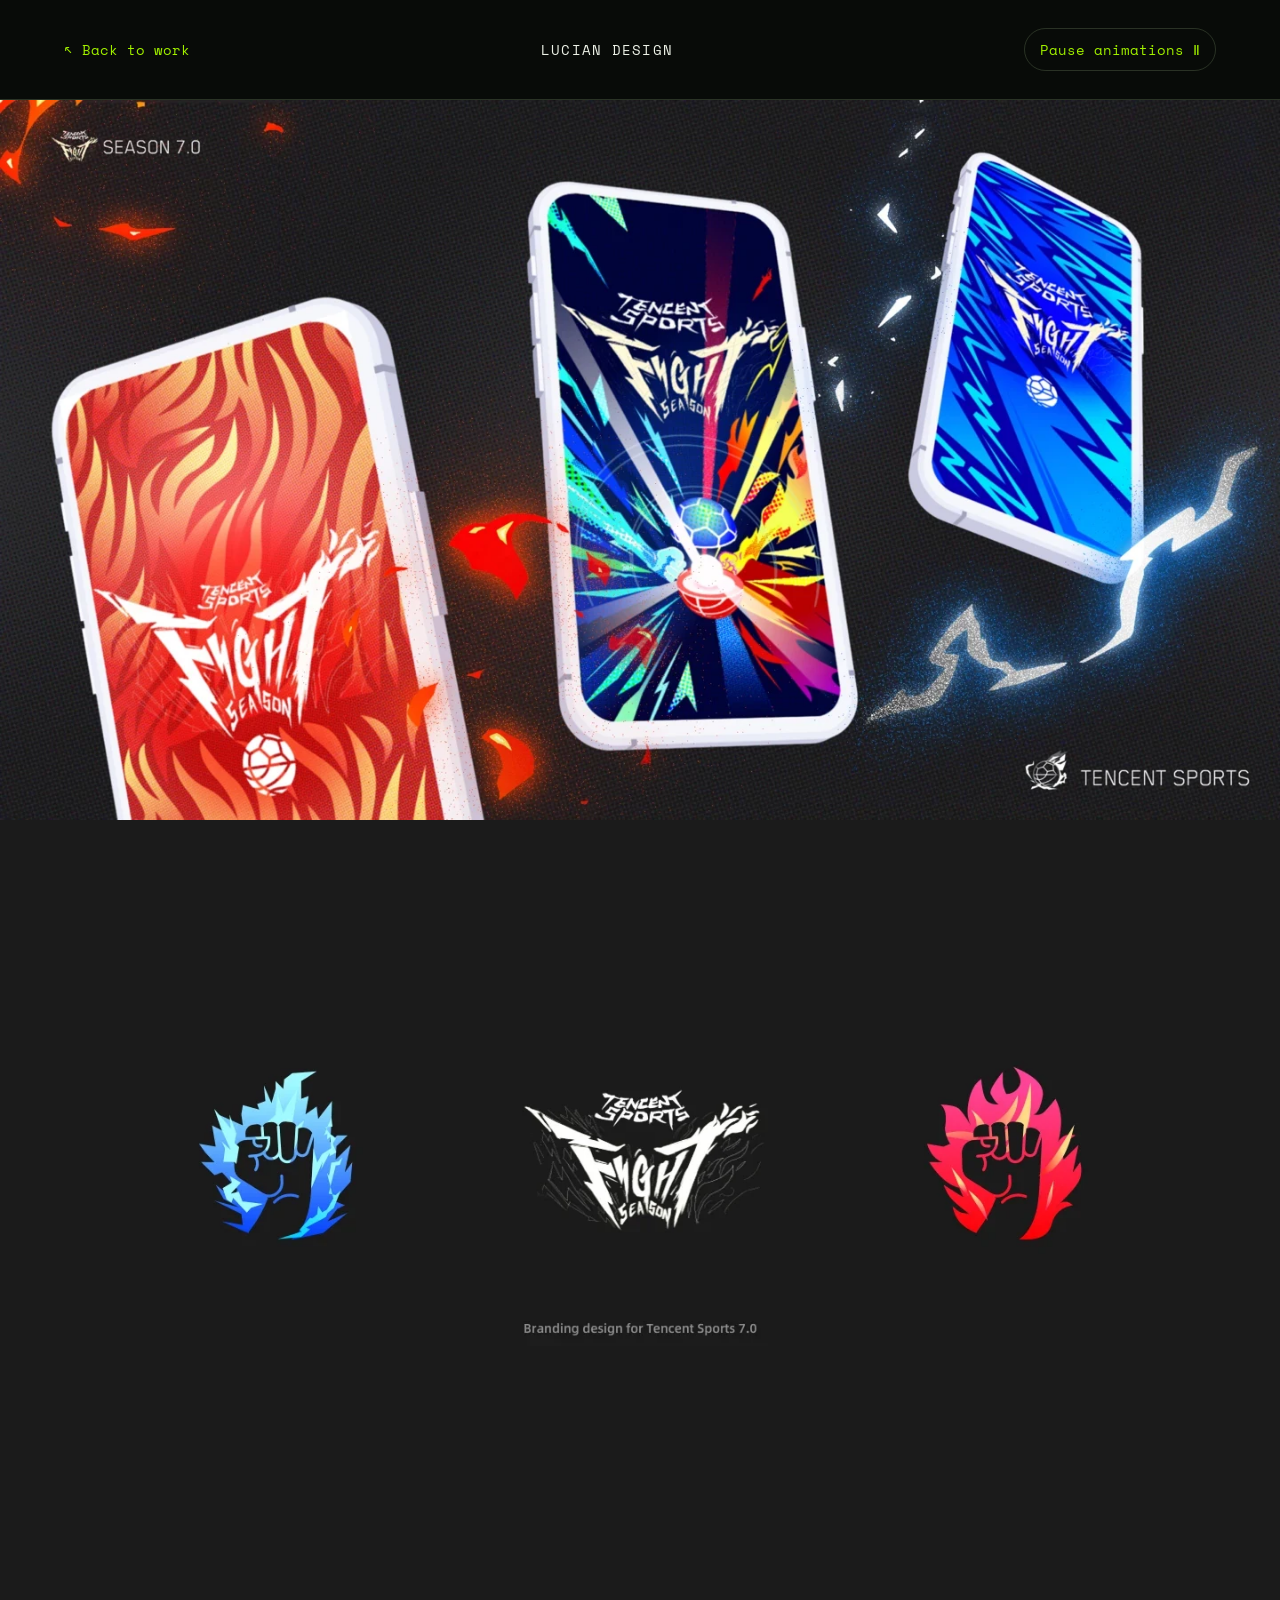
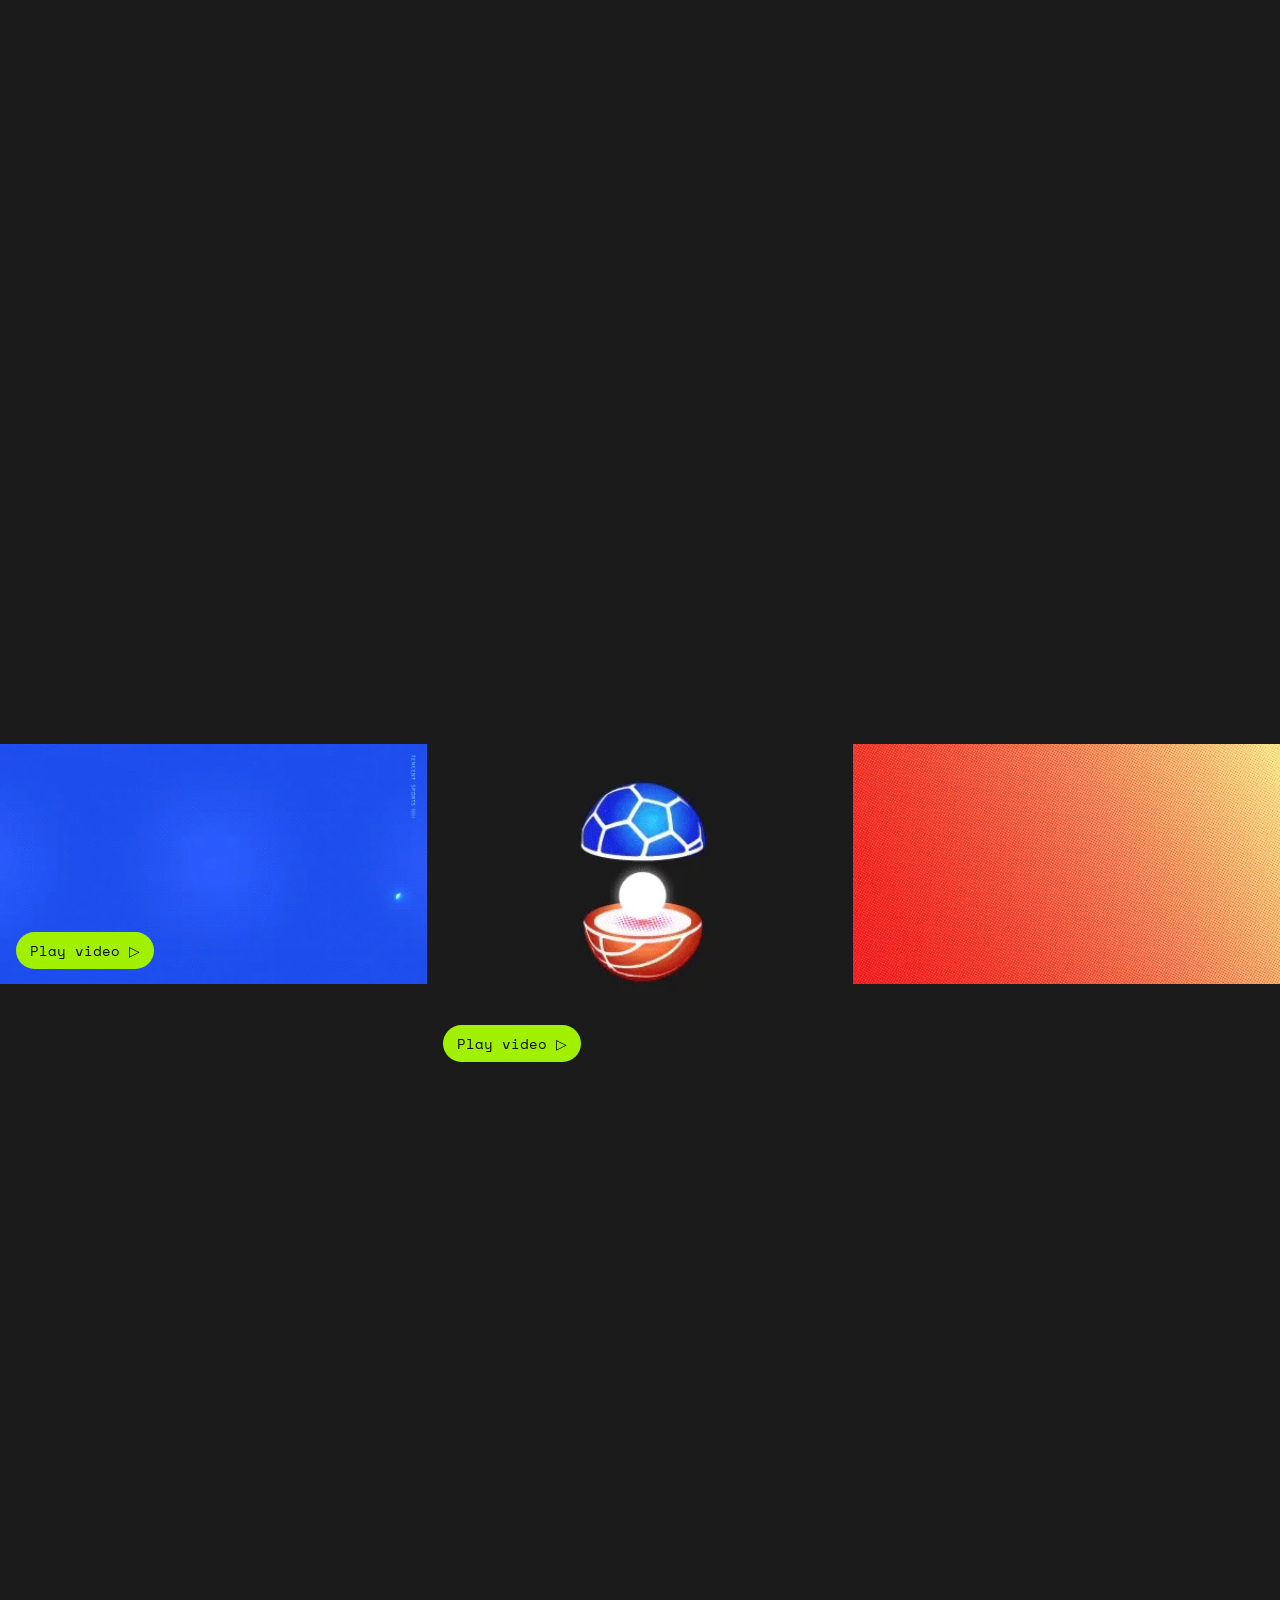
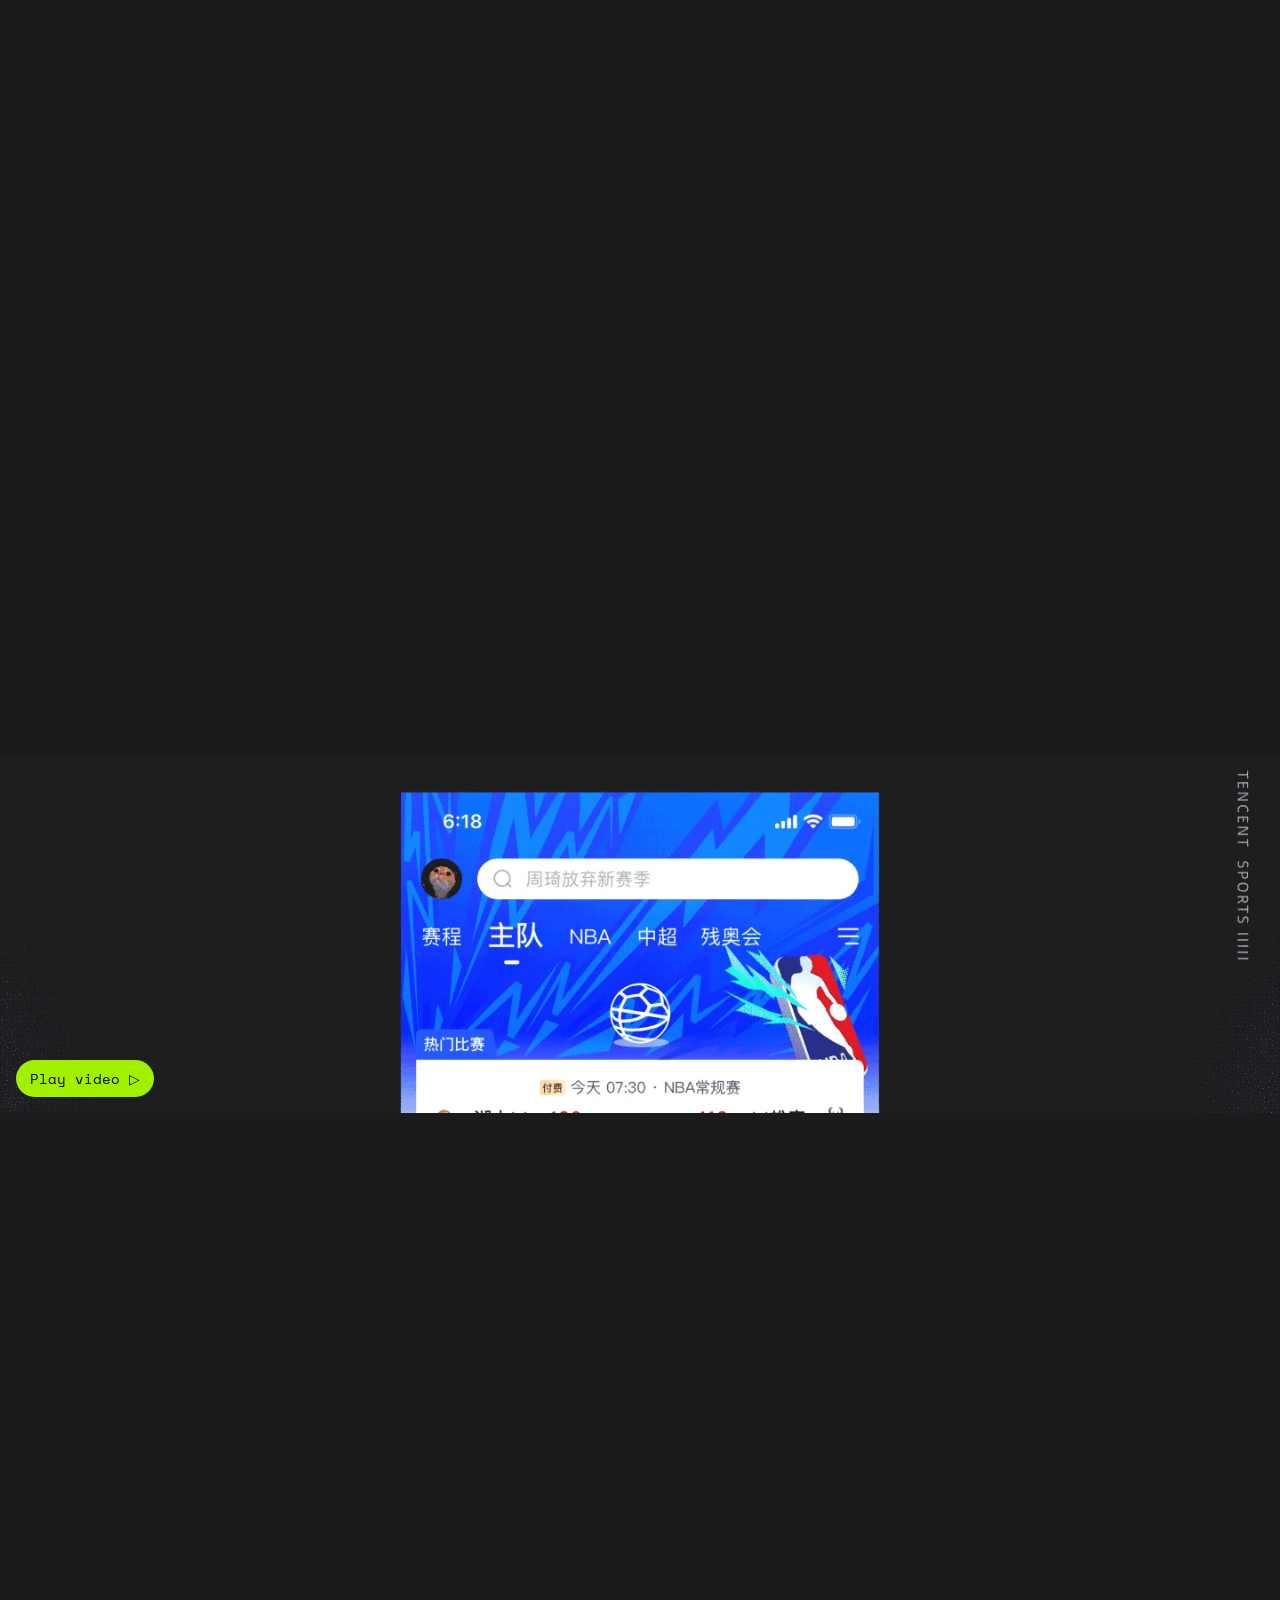
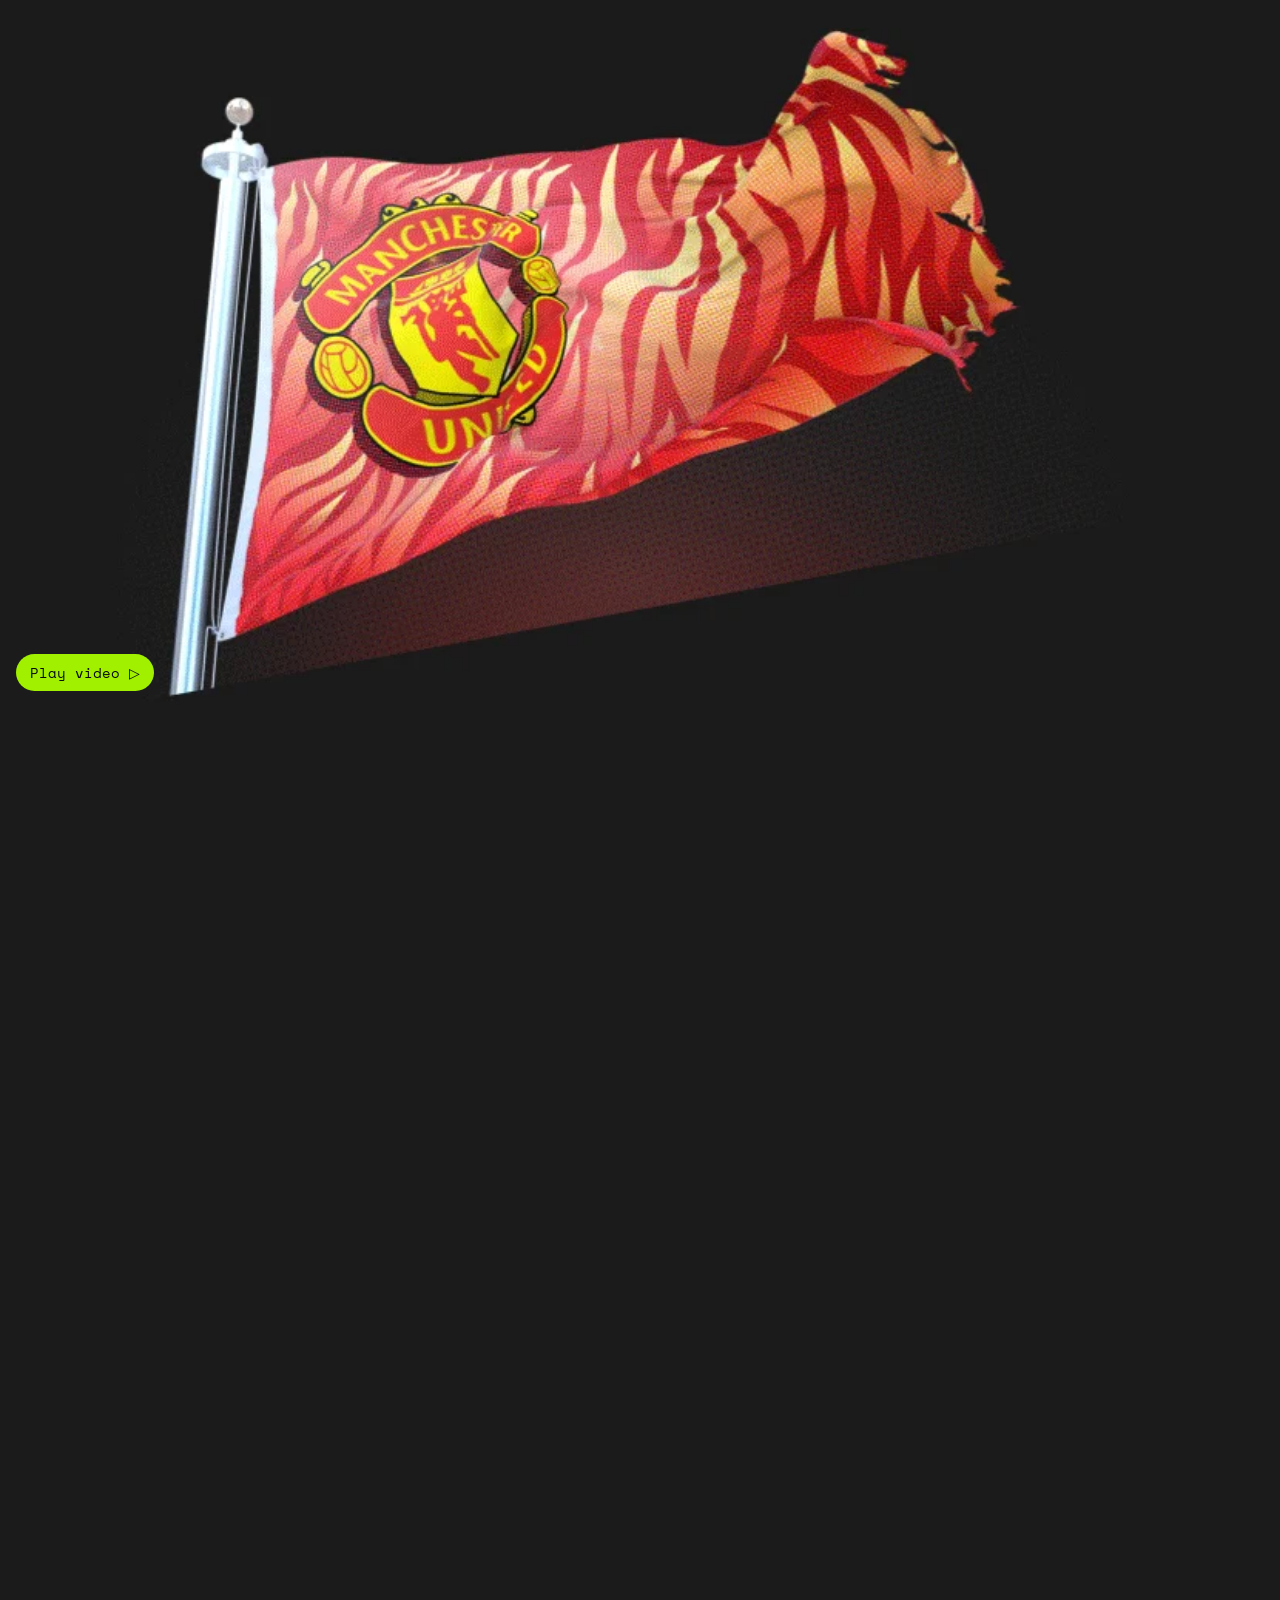
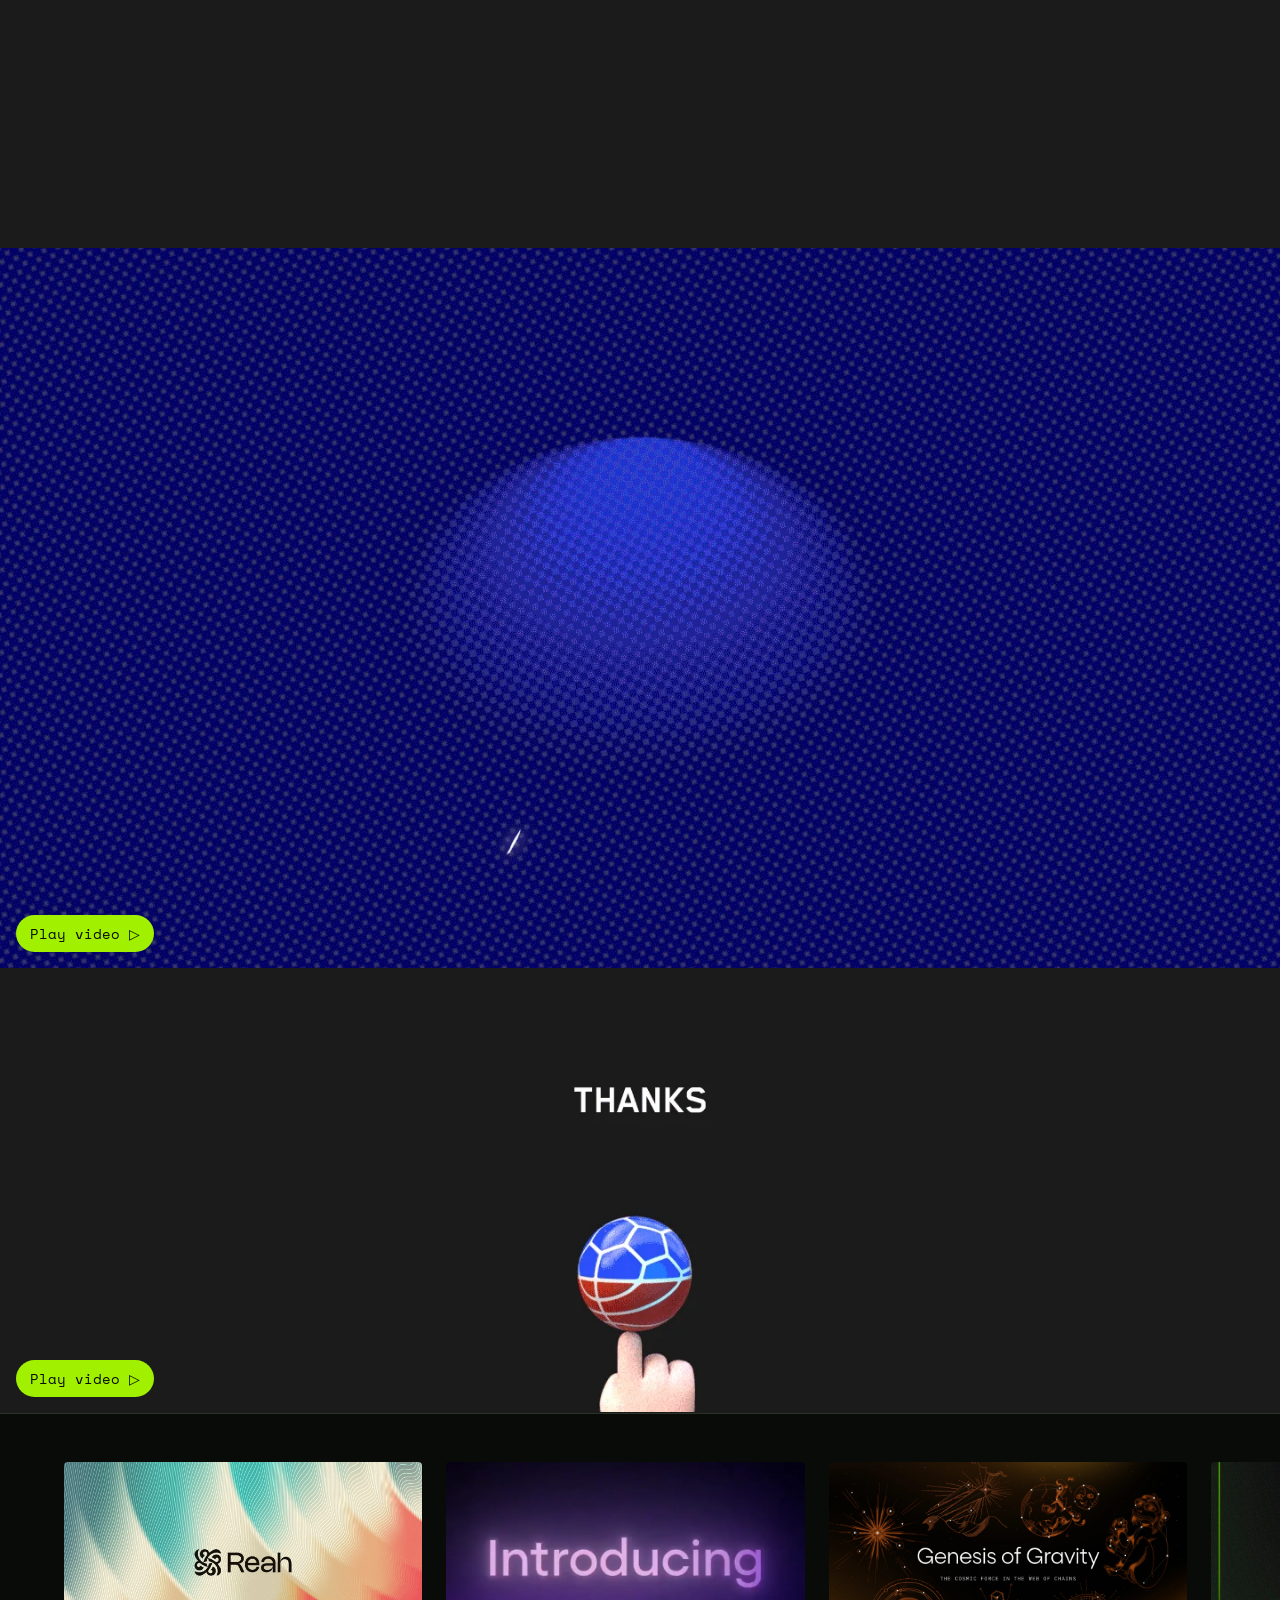
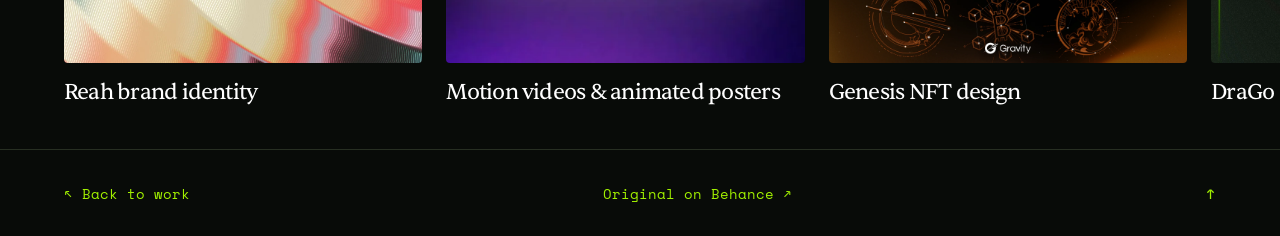
<file: tencent-sports.html>
<!doctype html><html lang="en"><head><meta charset="utf-8"><meta name="viewport" content="width=device-width,initial-scale=1"><meta name="theme-color" content="#080b08"><meta name="description" content="Brand identity design for Tencent Sports 7.0 by Lucian Lu. Visual identity, animated graphics, and digital brand applications."><title>Tencent Sports 7.0 — Lucian Design</title><link rel="stylesheet" href="./motion-detail.css?v=readable-contact-1"><link rel="stylesheet" href="./case-study.css?v=readable-contact-1"><link rel="stylesheet" href="./related-projects.css?v=readable-contact-1"><link rel="stylesheet" href="./sentient-titles.css?v=readable-contact-1"><link rel="stylesheet" href="./readability.css?v=inter-sentient-1"></head><body id="top"><header class="detail-nav"><a href="./#selected-work" class="back-link">↖ Back to work</a><a href="./" class="wordmark">LUCIAN DESIGN</a><button id="motion-toggle" aria-pressed="false">Pause animations Ⅱ</button></header><main><div class="case-gallery" id="project"><figure class="case-module"><img src="./assets/tencent-sports/00-1.webp" alt="Tencent Sports 7.0 identity displayed on mobile devices" width="1440" height="810" loading="eager" decoding="async" fetchpriority="high"></figure><figure class="case-module"><img src="./assets/tencent-sports/01-1.webp" alt="Tencent Sports graphic identity" width="1440" height="800" loading="lazy" decoding="async"></figure><section class="video-embed-module" aria-label="Tencent Sports project film"><iframe title="Tencent Sports project film on YouTube" src="https://www.youtube.com/embed/hPCTEbyWmPc" loading="lazy" allow="accelerometer; autoplay; clipboard-write; encrypted-media; gyroscope; picture-in-picture; web-share" allowfullscreen></iframe></section><figure class="case-module video-row"><div class="video-shell"><video data-src="./assets/tencent-sports/03-1.mp4" poster="./assets/tencent-sports/03-1-poster.webp" width="600" height="338" muted loop playsinline preload="none" aria-label="Animated sports graphics"></video></div><div class="video-shell"><video data-src="./assets/tencent-sports/03-2.mp4" poster="./assets/tencent-sports/03-2-poster.webp" width="400" height="400" muted loop playsinline preload="none" aria-label="Animated sports graphics"></video></div><div class="video-shell"><video data-src="./assets/tencent-sports/03-3.mp4" poster="./assets/tencent-sports/03-3-poster.webp" width="600" height="338" muted loop playsinline preload="none" aria-label="Animated sports graphics"></video></div></figure><figure class="case-module"><img src="./assets/tencent-sports/04-1.webp" alt="Football and basketball graphic identity" width="1920" height="1080" loading="lazy" decoding="async"></figure><figure class="case-module"><img src="./assets/tencent-sports/05-1.webp" alt="Sports identity in motion" width="1920" height="1080" loading="lazy" decoding="async"></figure><figure class="case-module"><img src="./assets/tencent-sports/06-1.webp" alt="Tencent Sports basketball visual" width="1440" height="810" loading="lazy" decoding="async"></figure><section id="interactive-3d" class="sketchfab-module" aria-label="Interactive 3D artwork"><iframe title="Tencent Sports — interactive 3D artwork on Sketchfab" src="https://sketchfab.com/models/9fa94eb5397b4ee185c9a6dfd3e43689/embed" loading="lazy" allow="autoplay; fullscreen; xr-spatial-tracking" allowfullscreen></iframe></section><figure class="case-module"><div class="video-shell"><video data-src="./assets/tencent-sports/08-1.mp4" poster="./assets/tencent-sports/08-1-poster.webp" width="1440" height="400" muted loop playsinline preload="none" aria-label="Tencent Sports interface animation"></video></div></figure><figure class="case-module"><img src="./assets/tencent-sports/09-1.webp" alt="Brand applications and campaign visuals" width="1440" height="1997" loading="lazy" decoding="async"></figure><figure class="case-module"><img src="./assets/tencent-sports/10-1.webp" alt="Outdoor poster applications" width="1440" height="1030" loading="lazy" decoding="async"></figure><figure class="case-module"><img src="./assets/tencent-sports/11-1.webp" alt="Tencent Sports broadcast application" width="1442" height="1154" loading="lazy" decoding="async"></figure><figure class="case-module"><div class="video-shell"><video data-src="./assets/tencent-sports/12-1.mp4" poster="./assets/tencent-sports/12-1-poster.webp" width="830" height="440" muted loop playsinline preload="none" aria-label="Animated football team flag"></video></div></figure><figure class="case-module"><img src="./assets/tencent-sports/13-1.webp" alt="Mobile app brand applications" width="1440" height="1284" loading="lazy" decoding="async"></figure><figure class="case-module"><div class="video-shell"><video data-src="./assets/tencent-sports/14-1.mp4" poster="./assets/tencent-sports/14-1-poster.webp" width="1440" height="810" muted loop playsinline preload="none" aria-label="Tencent Sports motion identity"></video></div></figure><figure class="case-module"><div class="video-shell"><video data-src="./assets/tencent-sports/15-1.mp4" poster="./assets/tencent-sports/15-1-poster.webp" width="1440" height="500" muted loop playsinline preload="none" aria-label="Project closing animation"></video></div></figure></div><footer class="case-footer"><a href="./#selected-work">↖ Back to work</a><a href="https://www.behance.net/gallery/138526345/Branding-Design-for-Tencent-Sports-70" target="_blank" rel="noopener noreferrer">Original on Behance ↗</a><a href="#top">↑</a></footer></main><script type="module" src="./case-study.js?v=first-visible-start-2"></script><script type="module" src="./related-projects.js?v=order-2"></script><script src="./media-loading.js?v=1" defer></script></body></html>
</file>
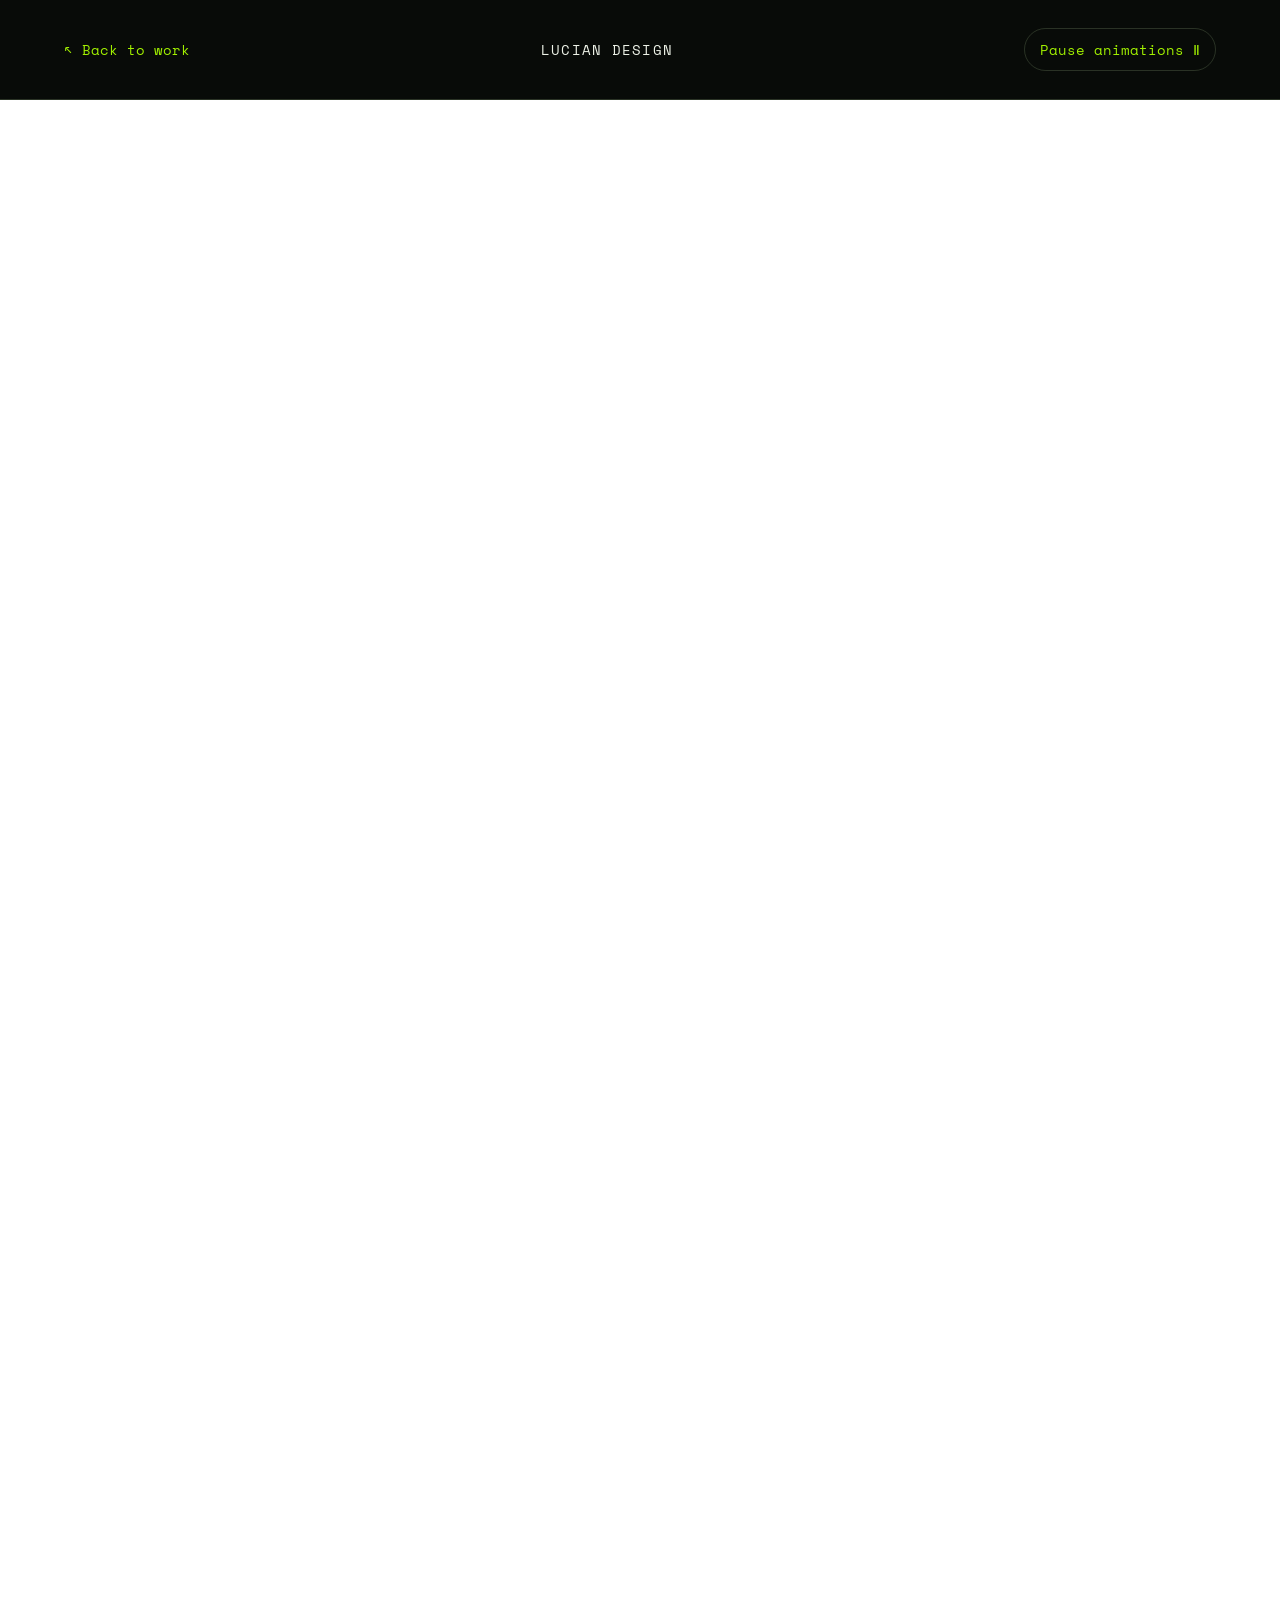
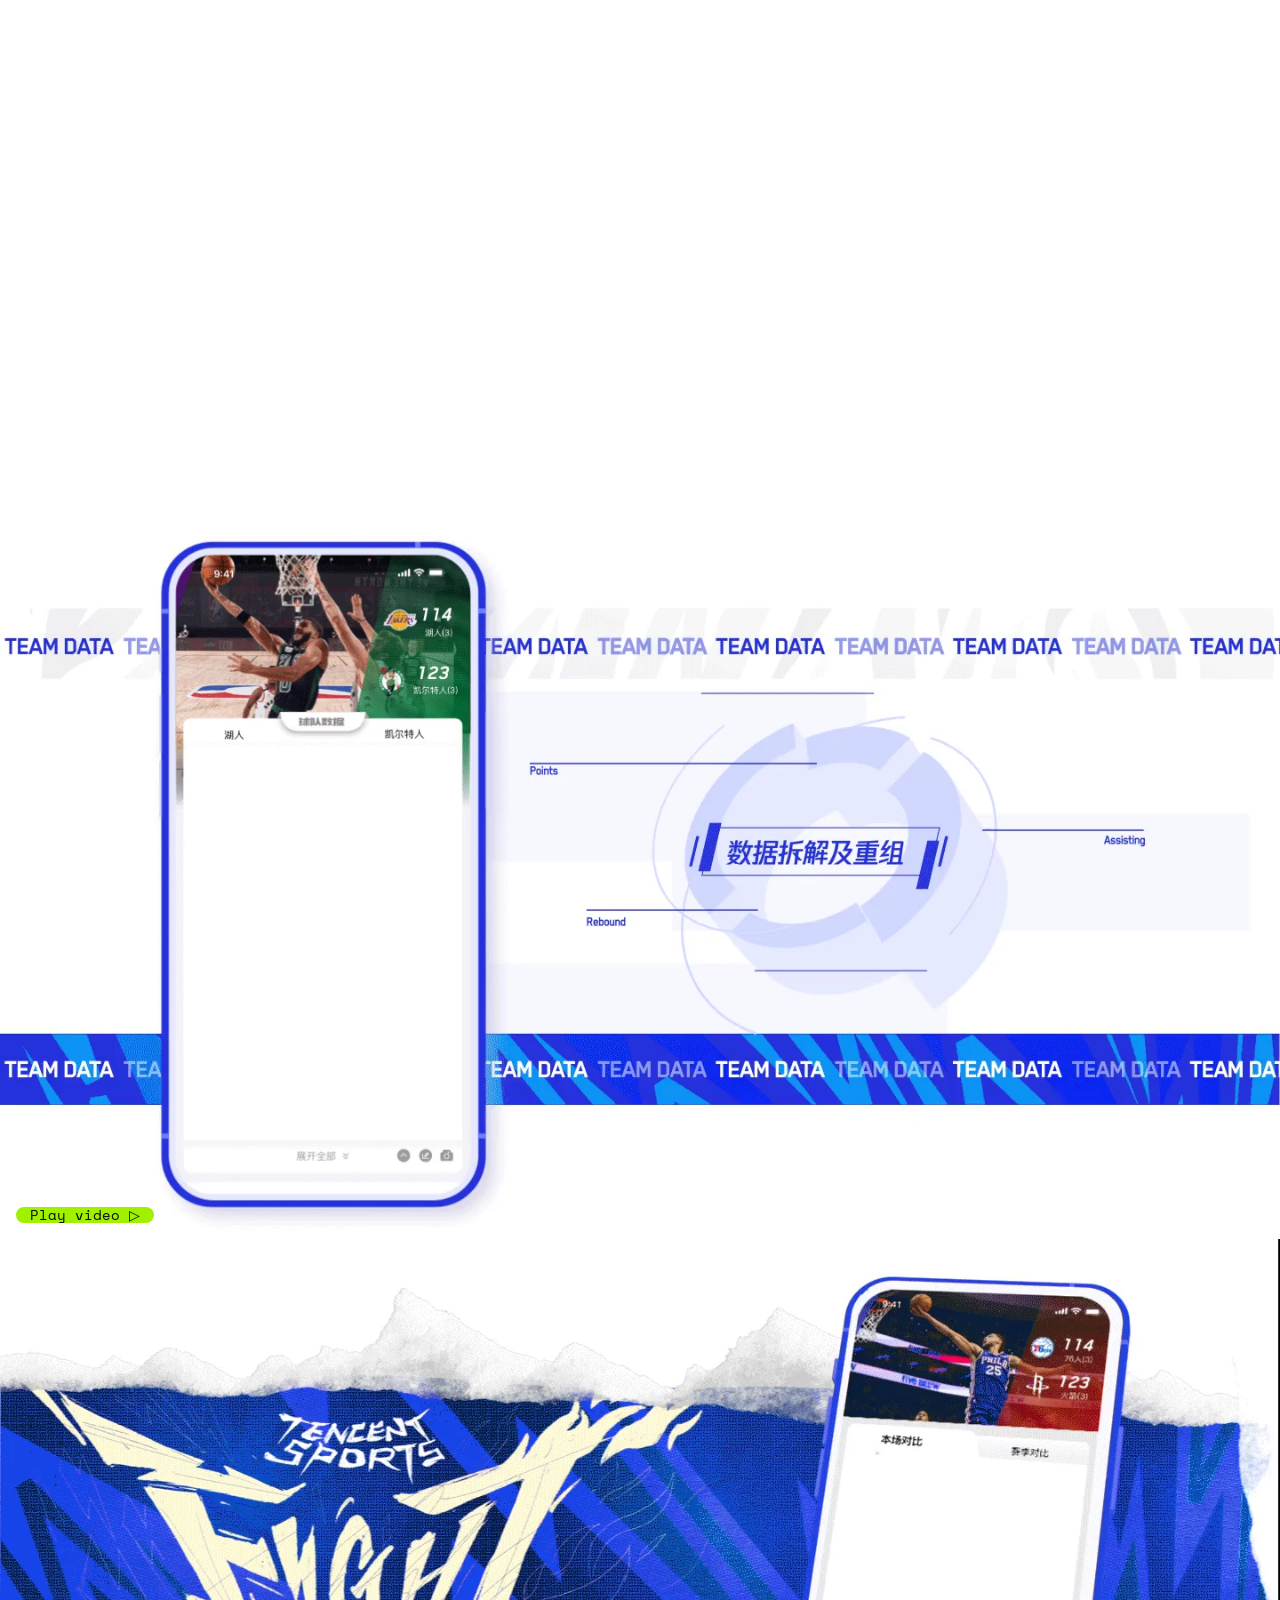
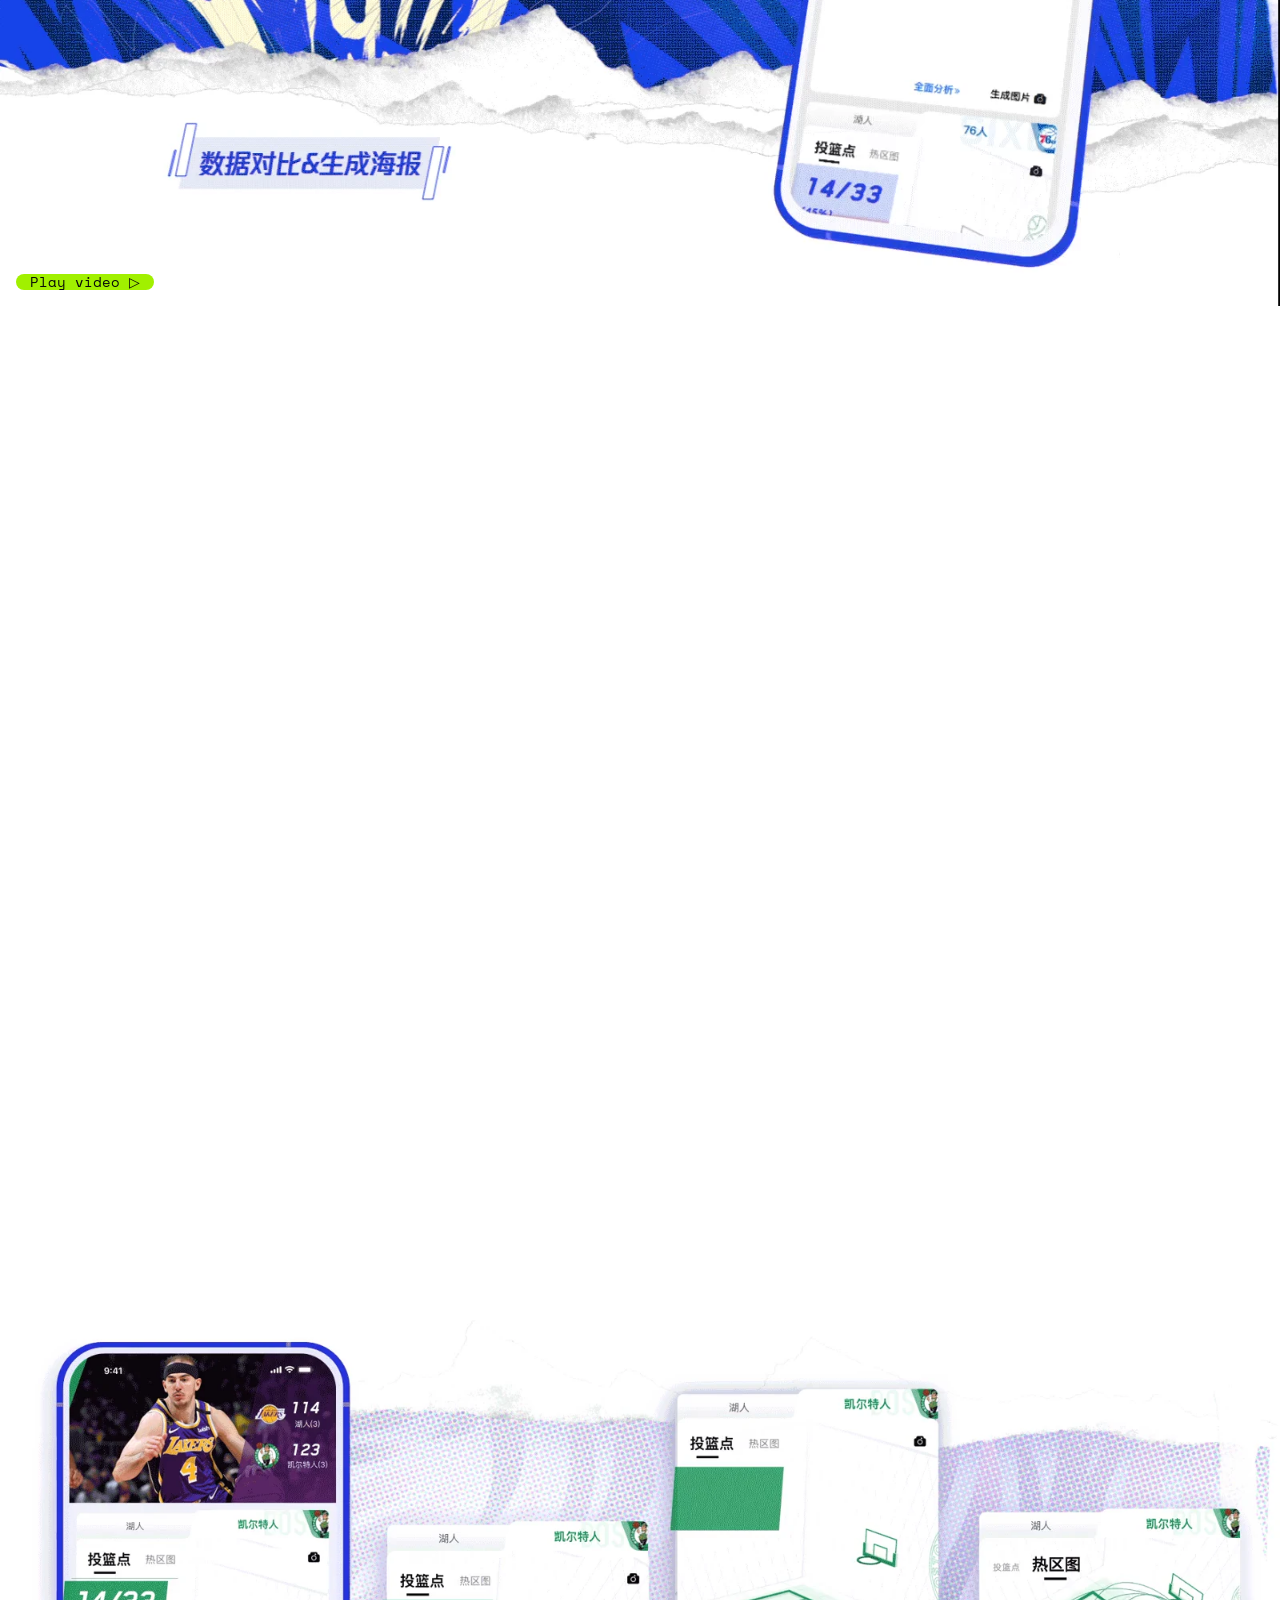
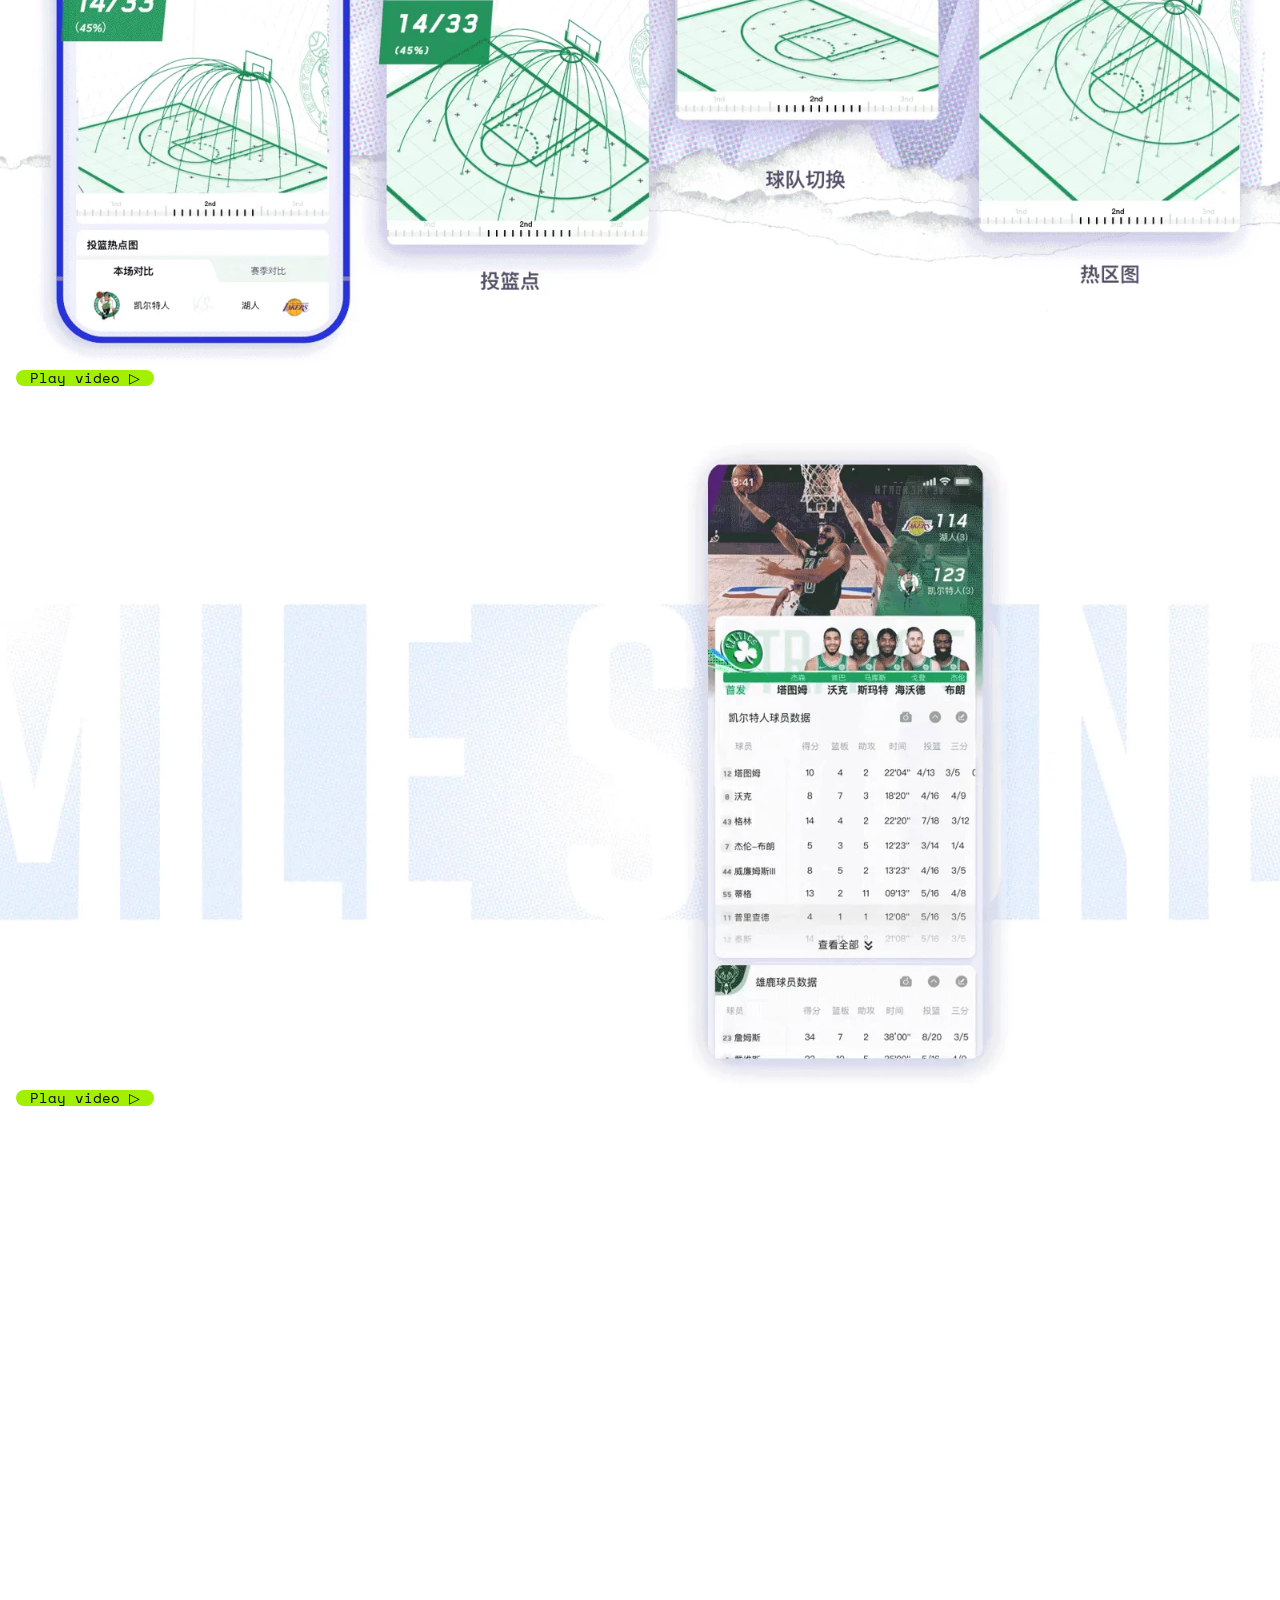
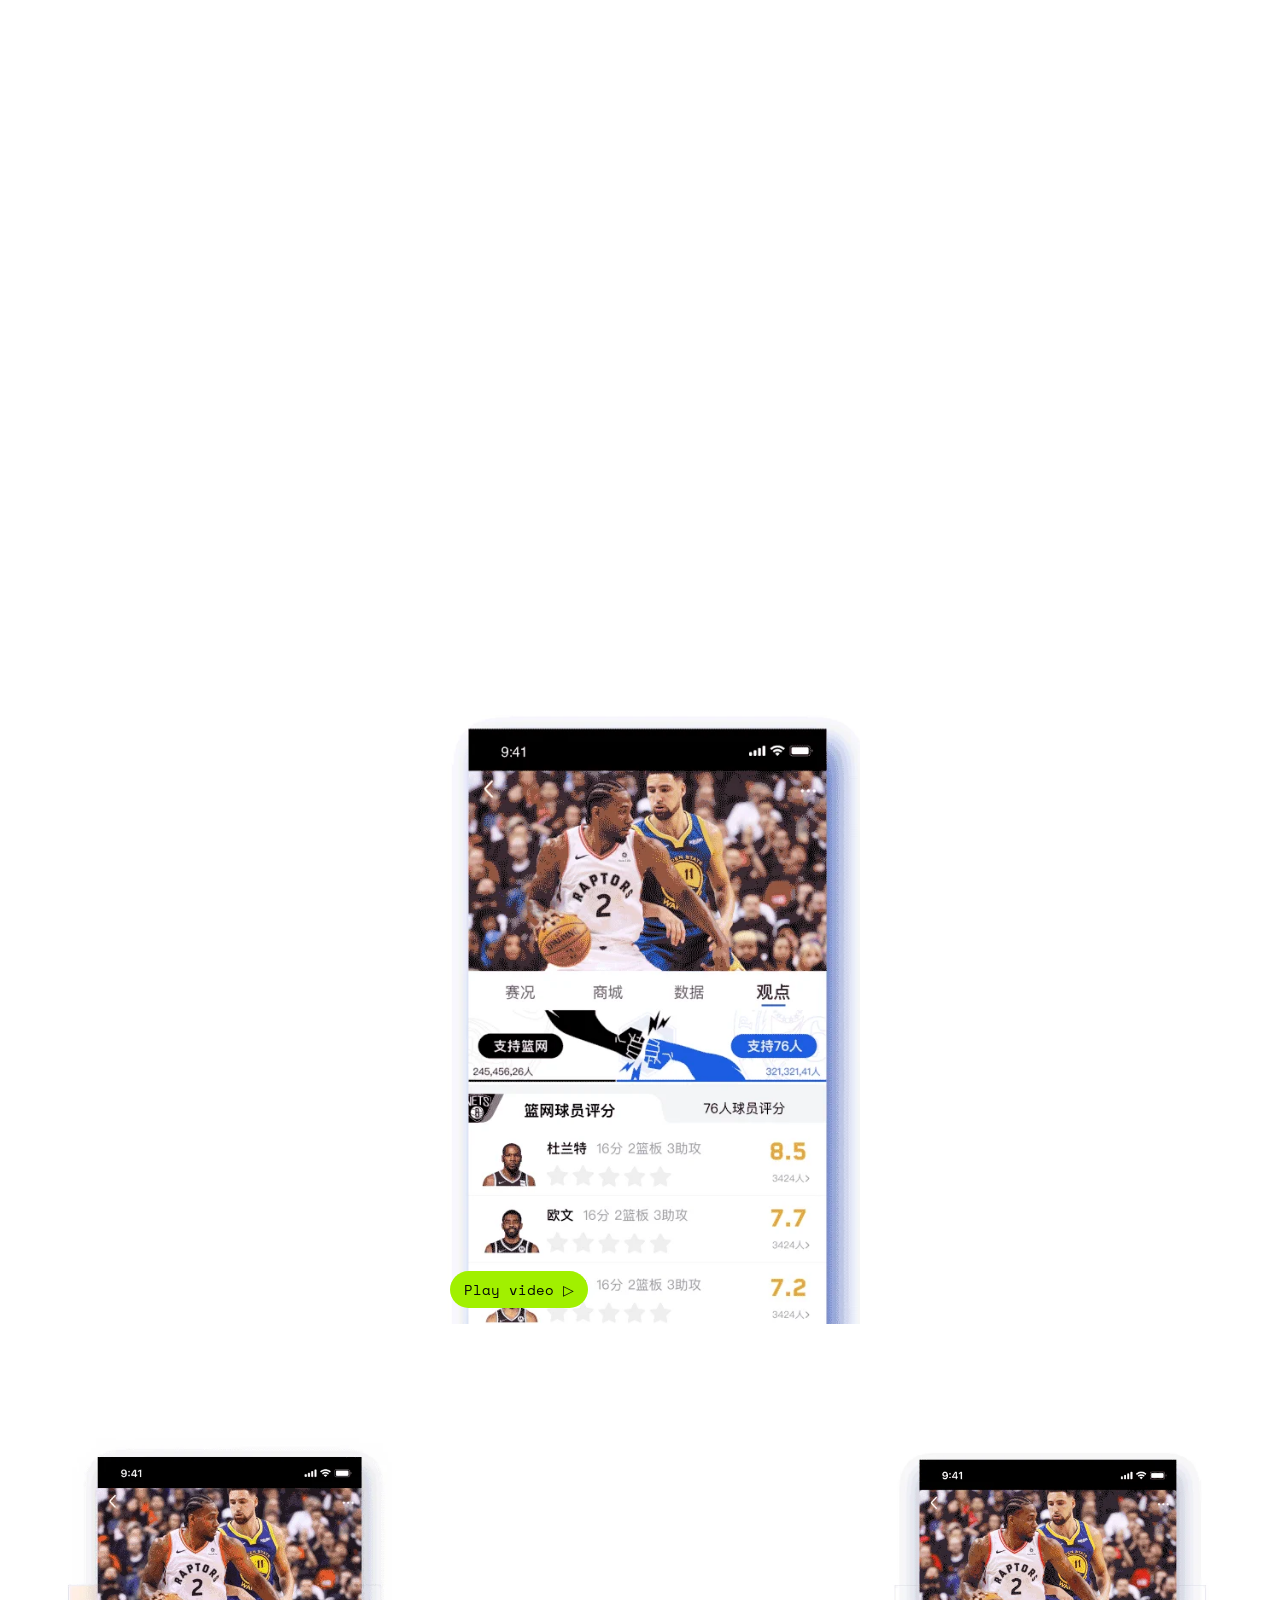
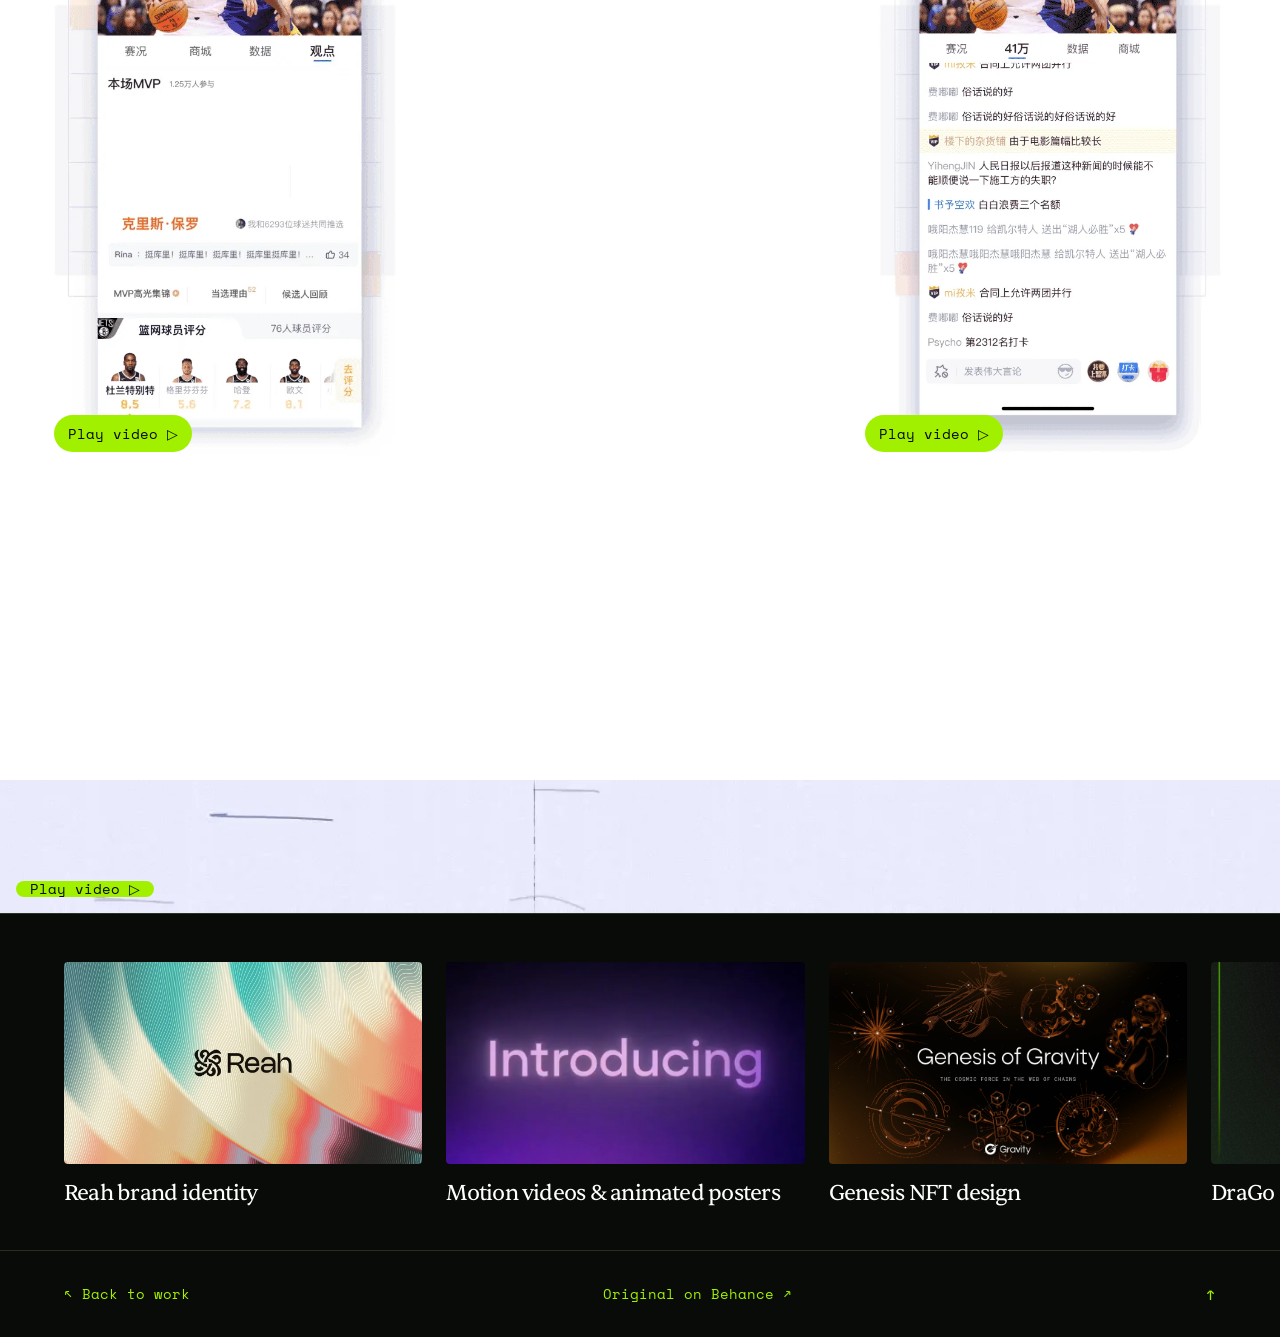
<file: tencent-stats.html>
<!doctype html><html lang="en"><head><meta charset="utf-8"><meta name="viewport" content="width=device-width,initial-scale=1"><meta name="theme-color" content="#080b08"><meta name="description" content="Tencent Sports statistics interface design and motion by Lucian Lu."><title>Tencent Sports stats UI — Lucian Design</title><link rel="stylesheet" href="./motion-detail.css?v=readable-contact-1"><link rel="stylesheet" href="./case-study.css?v=readable-contact-1"><link rel="stylesheet" href="./related-projects.css?v=readable-contact-1"><link rel="stylesheet" href="./sentient-titles.css?v=readable-contact-1"><link rel="stylesheet" href="./readability.css?v=inter-sentient-1"><link rel="stylesheet" href="./tencent-stats.css?v=complete-20261112-1"></head><body id="top"><header class="detail-nav"><a href="./#selected-work" class="back-link">↖ Back to work</a><a href="./" class="wordmark">LUCIAN DESIGN</a><button id="motion-toggle" aria-pressed="false">Pause animations Ⅱ</button></header><main><div class="case-gallery stats-complete-gallery" id="project"><figure class="case-module stats-full" data-behance-module="0"><img src="./assets/tencent-stats/module-00-1.webp" alt="Tencent Sports stats UI — module 1, visual 1" width="1440" height="914" loading="eager" decoding="async" fetchpriority="high"></figure><figure class="case-module stats-full" data-behance-module="1"><img src="./assets/tencent-stats/module-01-1.webp" alt="Tencent Sports stats UI — module 2, visual 1" width="1920" height="1823" loading="lazy" decoding="async"></figure><figure class="case-module stats-full" data-behance-module="2"><div class="video-shell"><video data-src="./assets/tencent-stats/module-02-1.mp4" poster="./assets/tencent-stats/module-02-1-poster.webp" width="1440" height="800" autoplay muted loop playsinline preload="none" aria-label="Tencent Sports stats UI — module 3, visual 1"></video></div></figure><figure class="case-module stats-full" data-behance-module="3"><div class="video-shell"><video data-src="./assets/tencent-stats/module-03-1.mp4" poster="./assets/tencent-stats/module-03-1-poster.webp" width="1440" height="750" autoplay muted loop playsinline preload="none" aria-label="Tencent Sports stats UI — module 4, visual 1"></video></div></figure><figure class="case-module stats-full" data-behance-module="4"><img src="./assets/tencent-stats/module-04-1.webp" alt="Tencent Sports stats UI — module 5, visual 1" width="1440" height="1098" loading="lazy" decoding="async"></figure><figure class="case-module stats-full" data-behance-module="5"><div class="video-shell"><video data-src="./assets/tencent-stats/module-05-1.mp4" poster="./assets/tencent-stats/module-05-1-poster.webp" width="1600" height="900" autoplay muted loop playsinline preload="none" aria-label="Tencent Sports stats UI — module 6, visual 1"></video></div></figure><figure class="case-module stats-full" data-behance-module="6"><div class="video-shell"><video data-src="./assets/tencent-stats/module-06-1.mp4" poster="./assets/tencent-stats/module-06-1-poster.webp" width="1600" height="900" autoplay muted loop playsinline preload="none" aria-label="Tencent Sports stats UI — module 7, visual 1"></video></div></figure><figure class="case-module stats-full" data-behance-module="7"><img src="./assets/tencent-stats/module-07-1.webp" alt="Tencent Sports stats UI — module 8, visual 1" width="1440" height="1200" loading="lazy" decoding="async"></figure><figure class="case-module stats-row" data-behance-module="8"><div class="stats-cell" style="--aspect:0.5444444444444444"><img src="./assets/tencent-stats/00-1.webp" alt="Tencent Sports stats UI — module 9, visual 1" width="294" height="540" loading="lazy" decoding="async"></div><div class="stats-cell" style="--aspect:0.6172839506172839"><div class="video-shell"><video data-src="./assets/tencent-stats/01-1.mp4" poster="./assets/tencent-stats/01-1-poster.webp" width="500" height="810" autoplay muted loop playsinline preload="none" aria-label="Tencent Sports stats UI — module 9, visual 2"></video></div></div><div class="stats-cell" style="--aspect:0.5222222222222223"><img src="./assets/tencent-stats/02-1.webp" alt="Tencent Sports stats UI — module 9, visual 3" width="282" height="540" loading="lazy" decoding="async"></div></figure><figure class="case-module stats-row" data-behance-module="9"><div class="stats-cell" style="--aspect:0.6"><div class="video-shell"><video data-src="./assets/tencent-stats/03-1.mp4" poster="./assets/tencent-stats/03-1-poster.webp" width="648" height="1080" autoplay muted loop playsinline preload="none" aria-label="Tencent Sports stats UI — module 10, visual 1"></video></div></div><div class="stats-cell" style="--aspect:0.5777777777777777"><img src="./assets/tencent-stats/04-1.webp" alt="Tencent Sports stats UI — module 10, visual 2" width="624" height="1080" loading="lazy" decoding="async"></div><div class="stats-cell" style="--aspect:0.6"><div class="video-shell"><video data-src="./assets/tencent-stats/05-1.mp4" poster="./assets/tencent-stats/05-1-poster.webp" width="648" height="1080" autoplay muted loop playsinline preload="none" aria-label="Tencent Sports stats UI — module 10, visual 3"></video></div></div></figure><figure class="case-module stats-full" data-behance-module="10"><img src="./assets/tencent-stats/module-10-1.webp" alt="Tencent Sports stats UI — module 11, visual 1" width="1440" height="300" loading="lazy" decoding="async"></figure><figure class="case-module stats-full" data-behance-module="11"><div class="video-shell"><video data-src="./assets/tencent-stats/module-11-1.mp4" poster="./assets/tencent-stats/module-11-1-poster.webp" width="1440" height="150" autoplay muted loop playsinline preload="none" aria-label="Tencent Sports stats UI — module 12, visual 1"></video></div></figure></div><footer class="case-footer"><a href="./#selected-work">↖ Back to work</a><a href="https://www.behance.net/gallery/125194871/Tencent-Sports-stats-UI-design" target="_blank" rel="noopener noreferrer">Original on Behance ↗</a><a href="#top">↑</a></footer></main><script type="module" src="./case-study.js?v=first-visible-start-2"></script><script type="module" src="./related-projects.js?v=order-2"></script><script src="./media-loading.js?v=1" defer></script></body></html>
</file>
<file: style.css>
:root{color-scheme:light;--lime:#a1f000;--purple:#3c00ed}*{box-sizing:border-box}html{scroll-behavior:smooth}body{margin:0;color:#070900;background:var(--lime);font-family:"Space Mono",'PingFang SC','Microsoft YaHei',monospace}button,a{-webkit-tap-highlight-color:transparent}a{color:inherit;text-decoration:none}button{cursor:pointer;color:inherit;font:inherit;border:0}button:focus-visible,a:focus-visible{outline:3px solid var(--purple);outline-offset:6px}.hero{position:relative;isolation:isolate;min-height:760px;height:100svh;overflow:hidden;background:var(--lime)}.hero:before{content:"";position:absolute;inset:0;background-image:radial-gradient(circle,#e2ff9270 1.8px,transparent 2.2px);background-size:24px 24px;background-position:7px 5px;z-index:-1}nav{position:absolute;z-index:5;top:3.8%;left:13.5%;right:13.5%;height:80px;display:flex;align-items:center;background:#030400;color:white;padding:0 3%;gap:12%;font-family:"Space Mono",'PingFang SC','Microsoft YaHei',monospace;font-size:max(14px,20px)}nav a,nav button{white-space:nowrap}nav a{transition:color .2s}nav a:hover,nav button:hover{color:var(--lime)}nav button{background:none;font-family:"Space Mono",'PingFang SC','Microsoft YaHei',monospace;font-size:max(14px,inherit);padding:0}nav button span{font-family:"Space Mono",'PingFang SC','Microsoft YaHei',monospace;font-size:max(14px,17px);margin-left:24px}.art{position:absolute;inset:0;z-index:1;pointer-events:none}canvas,.poster,.still{position:absolute;inset:0;width:100%;height:100%;display:block;pointer-events:none}.poster,.still{object-fit:fill}canvas{opacity:0;transition:opacity .8s}.poster{transition:opacity .8s}.ready canvas{opacity:1}.ready .poster{opacity:0}.intro{position:absolute;left:32.9%;right:3.5%;top:27.6%;z-index:2}h1,.statement{font-size:max(14px,clamp(54px,5.35vw,104px));font-weight:500;letter-spacing:-.015em;line-height:1.18;margin:0;white-space:nowrap;transform:scaleX(1.13);transform-origin:left center}h1{margin-bottom:5.6vh}.statement em{font-style:normal;color:var(--purple)}.disciplines{list-style:none;padding:0;margin:5.5vh 0 0;display:flex;gap:1.2vw;align-items:center;white-space:nowrap}.disciplines li{background:#fff;border-radius:100px;font-size:max(14px,clamp(17px,1.8vw,34px));letter-spacing:-.04em;line-height:1.1;padding:9px 1.5vw;text-align:center;flex:1}.disciplines li:first-child{flex:.65}.pause{position:absolute;right:3.5%;bottom:4%;z-index:4;background:#070900;color:var(--lime);border-radius:30px;padding:10px 16px;display:flex;gap:9px;align-items:center;font-size:max(14px,11px);letter-spacing:.03em}.pause:hover{background:var(--purple);color:#fff}#pause-icon{font-size:max(14px,14px);width:12px}#loading{position:absolute;bottom:4.5%;left:3%;font-size:max(14px,9px);letter-spacing:2px}.ready #loading{display:none}#error{position:absolute;left:3%;bottom:8%;max-width:260px;font-size:max(14px,11px)}[hidden]{display:none!important}@media(min-aspect-ratio:19/10){.intro{top:26%}nav{height:68px}.disciplines{margin-top:5vh}h1{margin-bottom:3vh}}@media(max-width:1000px){nav{left:6%;right:6%;height:64px;font-size:max(14px,17px);gap:12%}.intro{left:32%;right:3%;top:31%}h1,.statement{font-size:max(14px,5.3vw)}h1{margin-bottom:4vh}.disciplines{flex-wrap:wrap;gap:10px;margin-top:5vh;max-width:90%}.disciplines li{font-size:max(14px,18px);flex:initial;padding:8px 18px}.disciplines li:first-child{flex:initial}}@media(max-width:600px){.hero{min-height:680px}nav{left:5%;right:5%;font-size:max(14px,15px);justify-content:space-between;gap:0;padding:0 20px}nav button span{display:none}.intro{top:27%;left:24%;right:4%}h1,.statement{font-size:max(14px,7vw)}.disciplines{margin-top:36px}.disciplines li{font-size:max(14px,14px);padding:8px 14px}.pause{bottom:25px;font-size:max(14px,10px)}}@media(prefers-reduced-motion:reduce){html{scroll-behavior:auto}*{transition:none!important}}
@supports(color:color(display-p3 0 1 0)){:root{--lime:color(display-p3 .57255 .92941 0)}}
/* Live editing layout */
.workspace{display:flex;width:100%;min-height:100svh}.hero{flex:1;min-width:0;container-type:size}.brand{position:absolute;z-index:5;top:4.1%;left:3.3%;display:flex;align-items:center;gap:10px;font-size:max(14px,clamp(19px,1.65cqw,30px));font-weight:500;letter-spacing:-.06em;line-height:1.05}.brand-symbol{display:block;width:clamp(50px,4.86cqw,80px);height:clamp(50px,4.86cqw,80px);background:#030400;border-radius:12px}nav{top:4.1%;left:47.1%;right:4.2%;height:clamp(58px,4.86cqw,80px);border-radius:12px;padding:0 2.3%;justify-content:space-between;gap:0;font-size:max(14px,clamp(14px,1.21cqw,20px))}.intro{top:39%;left:32.9%;right:3.5%}h1,.statement{font-size:max(14px,clamp(35px,5.35cqw,104px));line-height:1.18}h1{margin-bottom:1.5vh}.disciplines{margin-top:7vh;gap:1.2cqw;max-width:none;flex-wrap:nowrap}.disciplines li{border-radius:12px;font-size:max(14px,clamp(15px,1.8cqw,34px));padding:9px 1.4cqw;flex:1}.disciplines li:first-child{flex:.65}.pause{right:3.5%;font-size:max(14px,10px)}.editor{flex:0 0 330px;width:330px;height:100svh;position:sticky;top:0;overflow-y:auto;background:#141714;color:#edf0e6;border-left:1px solid #ffffff1c;font-family:"Space Mono",'PingFang SC','Microsoft YaHei',monospace;scrollbar-width:thin;scrollbar-color:#4c5443 #141714}.editor-header{position:sticky;top:0;background:#141714f5;backdrop-filter:blur(12px);z-index:3;display:flex;justify-content:space-between;align-items:center;padding:24px 22px 18px;border-bottom:1px solid #ffffff16}.editor-header span{font-size:max(14px,9px);color:#a8c872;letter-spacing:2px}.editor-header h2{font-size:max(14px,20px);font-weight:400;margin:8px 0 0;letter-spacing:1px}.editor-header button{color:#aab09e;background:none;font-size:max(14px,25px);width:30px;height:30px}.editor-toolbar{display:flex;gap:9px;padding:16px 20px 0}.editor-toolbar button{flex:1;background:#262d22;color:#dce4ce;border-radius:6px;padding:10px 8px;font-size:max(14px,11px)}.editor-toolbar button:hover{background:#35442b}.editor-note{color:#7d8972;font-size:max(14px,10px);line-height:1.8;padding:0 21px;margin:13px 0 17px}.editor details{border-top:1px solid #ffffff16;padding:0 21px}.editor summary{cursor:pointer;font-size:max(14px,12px);letter-spacing:.04em;list-style:none;padding:16px 0;display:flex;justify-content:space-between;align-items:center}.editor summary:after{content:'+';font-size:max(14px,16px);color:#8ea46f}.editor details[open] summary:after{content:'−'}.editor .control{display:grid;grid-template-columns:1fr auto;gap:9px 12px;margin:0 0 16px;align-items:center}.editor label{color:#b3bca6;font-size:max(14px,11px)}.editor output{font-variant-numeric:tabular-nums;color:#dbe8c7;font-size:max(14px,10px);min-width:35px;text-align:right}.editor input[type=range]{grid-column:1/-1;width:100%;margin:0;height:15px;accent-color:#a1ed2a;cursor:ew-resize}.editor input[type=color]{width:44px;height:24px;border:1px solid #ffffff30;border-radius:5px;background:#262d22;padding:2px;cursor:pointer}.editor input[type=checkbox]{accent-color:#a1ed2a;width:15px;height:15px;cursor:pointer}.control-hint{font-size:max(14px,10px);line-height:1.7;color:#7d8972;margin:0 0 15px}.editor-status{position:sticky;bottom:0;background:#141714ed;backdrop-filter:blur(12px);border-top:1px solid #ffffff16;color:#8d9b7b;padding:13px 20px;font-size:max(14px,10px);line-height:1.6}.panel-open{position:fixed;z-index:10;right:25px;top:145px;background:#141714;color:#c6f18e;padding:13px 18px;border-radius:8px;font-size:max(14px,11px)}.workspace.panel-hidden .editor{display:none}.editor [data-group=lens] summary span{color:#bfe490}.workspace.panel-hidden .hero{width:100%}@media(max-width:1000px){.editor{flex-basis:300px;width:300px}.intro{top:37%}nav{font-size:max(14px,clamp(11px,1.3cqw,17px))}.disciplines li{font-size:max(14px,clamp(11px,1.8cqw,18px))}.brand{font-size:max(14px,clamp(16px,1.65cqw,24px))}}@media(max-width:750px){.editor{position:fixed;right:0;top:0;z-index:10;width:300px;box-shadow:-20px 0 80px #0004}.hero{width:100%}.intro{top:36%}.panel-open{top:120px}}@container(max-width:800px){h1,.statement{font-size:max(14px,5.35cqw)}.disciplines{gap:1cqw}.disciplines li{font-size:max(14px,1.8cqw);padding:8px 1.4cqw}.brand{font-size:max(14px,2.3cqw)}.brand-symbol{width:6cqw;height:6cqw;border-radius:8px}}

.editor-tabs{display:flex;gap:3px;margin:16px 20px 0;background:#080c08;border-radius:7px;padding:4px}.editor-tabs button{flex:1;background:none;color:#8f9c82;font-size:max(14px,11px);padding:8px 0;border-radius:4px}.editor-tabs button[aria-pressed=true]{background:#b6e476;color:#152009}

body,button,input,output,nav,.editor,.brand,.editor-header{font-family:"Space Mono",'PingFang SC','Microsoft YaHei',monospace}h1,.statement{font-family:"Space Mono",'PingFang SC','Microsoft YaHei',monospace;font-size:max(14px,4.65cqw);font-weight:400;letter-spacing:-.055em;transform:none;line-height:1.25}nav{font-size:max(14px,1.05cqw);font-weight:350}.brand{font-size:max(14px,1.5cqw);letter-spacing:-.075em}.disciplines li{font-size:max(14px,1.5cqw);letter-spacing:-.06em}.editor-header span{font-size:max(14px,8px);letter-spacing:1.2px}.editor output{font-size:max(14px,9px)}.editor-toolbar button{font-size:max(14px,10px)}.editor input:disabled{opacity:.45;cursor:default}.pause{font-size:max(14px,9px)}
h1,.statement{font-size:max(14px,4.85cqw);letter-spacing:-.035em}.disciplines li{letter-spacing:-.03em}
</file>
<file: portfolio.css>
:root{--paper:#f3f3ed;--dark:#121610;--line:#151b1324}.workspace{align-items:flex-start}.page-column{flex:1;min-width:0}.hero{width:100%;flex:none}.portfolio{container-type:inline-size;background:var(--paper);color:var(--dark);overflow:clip}.section-pad{padding:110px 6cqw}.section-kicker,.card-kicker{display:block;font-size:max(14px,9px);letter-spacing:.06em;font-weight:400;line-height:1.7}.section-heading{text-align:center}.section-title{font-size:max(14px,clamp(30px,4.5cqw,80px));line-height:1.17;font-weight:400;letter-spacing:-.065em;margin:26px 0}.section-heading>p,.story-heading>p{font-size:max(14px,12px);line-height:1.7;font-weight:300;letter-spacing:-.025em}.draft-note{display:inline-block;font-family:"Space Mono",'PingFang SC','Microsoft YaHei',monospace;color:#868a7c;font-size:max(14px,9px);letter-spacing:.1em;margin-top:16px}.facts{background:linear-gradient(#dddfd5,var(--paper));padding-top:110px}.facts-grid{display:grid;grid-template-columns:repeat(3,1fr);gap:18px;margin-top:40px}.fact-card{height:410px;border-radius:9px;position:relative;overflow:hidden;padding:26px 22px;display:flex;flex-direction:column;justify-content:space-between}.fact-sculpture{background:#161e12;color:#eef6e6}.fact-sculpture>.card-kicker,.fact-bottom{position:relative;z-index:2}.fact-sculpture>img{position:absolute;top:-5%;left:0;width:300%;height:115%;max-width:none;object-fit:fill;opacity:.75;filter:saturate(.6)}.fact-sculpture:after{content:"";position:absolute;inset:50% 0 0;background:linear-gradient(transparent,#10170beb)}.fact-projects{background:#e5e6dd}.fact-focus{background:#343b30;color:#eef6e6}.fact-bottom{display:flex;align-items:end;justify-content:space-between;gap:15px}.fact-bottom p{font-size:max(14px,11px);line-height:1.6;letter-spacing:-.025em;font-weight:300;margin:0}.fact-number{font-size:max(14px,42px);letter-spacing:-.07em;text-align:right;line-height:1}.fact-number small{display:block;font-size:max(14px,9px);letter-spacing:0;margin-top:10px;color:inherit;opacity:.6;white-space:nowrap}.fact-circle{align-self:center;width:145px;height:145px;border-radius:50%;background:#fff;display:grid;place-items:center;font-size:max(14px,64px);line-height:1}.pending-label{font-size:max(14px,9px);color:#858d7c;line-height:1.8;letter-spacing:.02em}.fact-bottom .pending-label{font-size:max(14px,8px)}.focus-symbol{width:160px;height:160px;position:relative;align-self:center;display:grid;grid-template-columns:1fr 1fr;gap:10px;transform:rotate(-12deg)}.focus-symbol i{display:block;background:var(--lime);border-radius:50% 5px 50% 5px}.focus-symbol i:nth-child(2){transform:rotate(90deg)}.focus-symbol i:nth-child(3){transform:rotate(-90deg)}.focus-symbol i:nth-child(4){transform:rotate(180deg)}.partners{text-align:center;margin-top:90px}.partner-row{display:flex;align-items:center;justify-content:space-between;margin:35px 0 18px}.partner-row>span{flex:1;font-size:max(14px,14px);letter-spacing:-.04em;color:#7b8474;border-right:1px solid var(--line)}.partner-row>span:last-child{border:0}.partners>p{margin:0}.work-section{height:330vh;position:relative;border-top:1px solid var(--line);background:linear-gradient(var(--paper),#d9ddcf)}.work-pin{position:sticky;top:0;height:100svh;min-height:680px;overflow:hidden;padding:45px 5cqw 55px;display:flex;flex-direction:column;justify-content:center}.work-topline{position:absolute;left:5cqw;right:5cqw;top:45px;display:flex;justify-content:space-between;align-items:center}.rail-hint{font-size:max(14px,8px);letter-spacing:.03em;color:#777e6e}.rail-hint span{font-size:max(14px,19px);margin-left:20px}.work-rail{display:flex;align-items:center;gap:3cqw;width:max-content;will-change:transform}.work-intro{width:36cqw;padding-right:3cqw;flex-shrink:0}.work-intro .section-title{font-size:max(14px,4.1cqw);line-height:1.2}.work-intro>p{font-size:max(14px,11px);font-weight:300;line-height:1.8;margin:30px 0}.text-link{display:inline-flex;align-items:center;justify-content:space-between;gap:25px;font-size:max(14px,9px);padding:12px 0;border-bottom:1px solid currentColor;line-height:1.6}.text-link>span{font-size:max(14px,18px)}.project-card{width:44cqw;flex-shrink:0}.project-image{height:49cqw;max-height:550px;width:100%;border-radius:8px;position:relative;overflow:hidden;display:block;text-align:left}.sculpture-project{background:radial-gradient(ellipse at 30% 55%,#37412b,#0d130b 65%);color:#d8f5bc}.sculpture-project img{position:absolute;left:4%;top:0;width:250%;height:110%;object-fit:fill;max-width:none;opacity:.85;transition:transform .7s}.sculpture-project:hover img{transform:scale(1.035)}.project-image-title{position:absolute;right:6%;top:8%;font-size:max(14px,4cqw);line-height:1.05;font-weight:450;letter-spacing:-.075em}.project-image-title>span{display:block;font-size:max(14px,2cqw);margin-top:20px}.project-stamp{position:absolute;bottom:6%;right:6%;font-size:max(14px,8px);letter-spacing:.03em;writing-mode:vertical-rl}.project-meta{display:flex;justify-content:space-between;align-items:center;margin-top:20px;gap:15px}.project-meta h3{font-size:max(14px,16px);font-weight:400;letter-spacing:-.05em;margin:0}.project-meta>span{font-size:max(14px,7px);letter-spacing:.02em;white-space:nowrap;color:#777f70}.project-caption{font-size:max(14px,10px);color:#7b8473;letter-spacing:.02em;margin:10px 0 0;line-height:1.8}.project-placeholder{padding:30px}.purple-project{background:#4b1ae2;color:#eee5ff}.ivory-project{background:#e9e1cc;color:#161a10}.placeholder-badge{font-size:max(14px,8px);letter-spacing:.05em;position:relative;z-index:2}.placeholder-title{position:absolute;left:7%;bottom:7%;font-size:max(14px,2.7cqw);line-height:1.2;letter-spacing:-.07em}.abstract-window{position:absolute;top:20%;left:14%;width:72%;height:45%;background:#a99ae8;border-radius:12px;border:1px solid #eee5ff55;transform:rotate(-9deg);box-shadow:20px 25px 0 #21104666;padding:10% 10%;display:flex;gap:8px;align-items:center}.abstract-window i{display:block;width:22%;height:65%;background:#ede6ff;border-radius:100px}.abstract-window i:nth-child(2){height:85%;background:#bdff37}.abstract-window i:nth-child(3){height:45%;background:#211046}.abstract-window>span{font-size:max(14px,4cqw);position:absolute;right:10%;top:7%;color:#211046}.abstract-brand{position:absolute;left:5%;right:5%;top:20%;display:flex;justify-content:center;gap:0;transform:rotate(9deg)}.abstract-brand span{font-size:max(14px,10cqw);letter-spacing:-.12em;font-weight:600;color:#242c1a}.abstract-brand span:nth-child(2){color:#4f17d9}.work-outro{width:32cqw;flex-shrink:0;padding-left:4cqw}.work-outro h3{font-size:max(14px,3.3cqw);font-weight:350;letter-spacing:-.06em;line-height:1.25;margin:30px 0}.round-link{display:grid;place-items:center;border:1px solid #141a1360;width:70px;height:70px;border-radius:50%;font-size:max(14px,27px)}.round-link:hover{background:var(--dark);color:var(--lime)}.work-progress{position:absolute;left:5cqw;right:5cqw;bottom:35px;height:1px;background:#111a1320}.work-progress i{display:block;height:1px;width:100%;background:#222c19;transform-origin:left;transform:scaleX(0)}.services{background:#11160f;color:#f0f2e9;position:relative;padding-top:110px;padding-bottom:55px;overflow:hidden}.services .section-kicker{color:#a8c78c}.service-scene{position:relative;margin-top:100px;display:grid;grid-template-columns:1fr 1fr;gap:120px 24cqw;padding-bottom:55px;isolation:isolate}.service-card{position:relative;z-index:1;min-height:290px;padding:25px;background:#2932229e;border:1px solid #c0d9aa1a;backdrop-filter:blur(18px);border-radius:9px;transition:background .4s,transform .4s}.service-card:hover{background:#35452bb3;transform:translateY(-5px)}.service-index{font-size:max(14px,8px);color:#b0c49f;letter-spacing:.04em}.service-title{display:flex;justify-content:space-between;align-items:start;gap:15px;margin:22px 0}.service-title h3{font-size:max(14px,2.25cqw);font-weight:350;line-height:1.2;letter-spacing:-.065em;margin:0}.service-title>span{font-size:max(14px,4cqw);line-height:1;color:#a2cd7d}.service-card>p{font-size:max(14px,10px);line-height:1.7;font-weight:300;color:#bac5b0}.service-card ul{list-style:none;padding:0;margin:25px 0 0;font-size:max(14px,8px);color:#839976;line-height:1.9;display:flex;gap:5px;flex-wrap:wrap}.service-card li:after{content:' /';margin-right:3px}.service-card li:last-child:after{content:none}.service-two{transform:translateY(130px)}.service-two:hover{transform:translateY(125px)}.service-four{transform:translateY(60px)}.service-four:hover{transform:translateY(55px)}.service-orb{position:absolute;z-index:-1;left:50%;top:48%;width:48cqw;height:48cqw;border-radius:50%;transform:translate(-50%,-50%);background:radial-gradient(circle at 30% 25%,#68874b55,#202c1466 48%,#070e08 70%);box-shadow:inset 15px 10px 60px #9dc77333,0 0 130px #62794330;display:grid;place-items:center}.service-orb>span{font-size:max(14px,30cqw);color:#a3c88f55;line-height:1}.service-orb i{position:absolute;inset:12%;border:1px solid #a8d48b44;border-radius:50%;transform:rotateY(65deg) rotateZ(30deg)}.service-orb i:nth-child(2){transform:rotateY(65deg) rotateZ(-30deg)}.service-orb i:nth-child(3){transform:rotateX(65deg)}.service-foot{margin-top:90px;padding-top:24px;border-top:1px solid #c4dab325;display:flex;justify-content:space-between;align-items:center;gap:20px}.service-foot>span{font-size:max(14px,8px);line-height:1.9;color:#9caa8f}.service-foot .text-link{color:#d4e1c6}.stories{background:linear-gradient(#edf0e5,#e1e6d6);padding-top:120px}.story-heading{display:flex;justify-content:space-between;align-items:end;gap:40px}.story-heading .section-title{margin-bottom:0}.story-heading>p{font-size:max(14px,10px);max-width:300px;line-height:1.9}.story-placeholder{position:relative;text-align:center;border-top:1px solid var(--line);margin-top:65px;padding:65px 15px 15px;min-height:420px}.quote-mark{font-family:"Space Mono",'PingFang SC','Microsoft YaHei',monospace;font-size:max(14px,170px);color:#b3bda440;line-height:1;position:absolute;left:8%;top:25px;pointer-events:none}.pending-pill{display:inline-block;font-size:max(14px,9px);color:#7b886c;padding:8px 13px;border:1px solid #83917050;border-radius:20px}.story-placeholder h3{font-family:"Space Mono",'PingFang SC','Microsoft YaHei',monospace;font-size:max(14px,clamp(24px,3.3cqw,48px));font-weight:400;line-height:1.6;letter-spacing:-.04em;margin:25px 0}.story-placeholder>p{font-size:max(14px,10px);color:#7b886c;line-height:1.9}.story-slots{display:flex;justify-content:center;gap:10px;margin-top:35px}.story-slots button{width:48px;height:48px;border-radius:50%;border:1px solid #78856745;background:none;color:#768568;font-size:max(14px,10px)}.story-slots button.active{background:var(--dark);border-color:var(--dark);color:var(--lime)}.story-slot-label{display:block;font-size:max(14px,9px);color:#7b886c;margin-top:16px}.motion-section{position:relative;min-height:1000px;height:110svh;max-height:1300px;overflow:hidden;background:#e7ebdf;display:flex;align-items:center;justify-content:center;isolation:isolate}.motion-heading{position:relative;z-index:2;text-align:center;pointer-events:none}.motion-heading h2{font-size:max(14px,9.5cqw);line-height:1;letter-spacing:-.085em;font-weight:400;margin:24px 0}.motion-heading em{font-style:normal;color:#4b13df}.motion-tile{position:absolute;overflow:hidden;border-radius:12px;box-shadow:0 20px 70px #18210d1c}.motion-type{background:#141b10;color:var(--lime);width:33cqw;height:21cqw;max-height:330px;top:10%;left:-3%;transform:rotate(-14deg);padding:6%;font-size:max(14px,5cqw);font-weight:550;letter-spacing:-.08em;display:flex;flex-direction:column;justify-content:center;line-height:1.2}.motion-type>span:nth-child(2){color:transparent;-webkit-text-stroke:1px var(--lime)}.motion-orbit{width:26cqw;height:26cqw;background:#4716dc;right:-3%;top:12%;transform:rotate(12deg);display:grid;place-items:center;animation:tile-float 12s ease-in-out infinite alternate}.motion-orbit i{position:absolute;inset:17%;border:1px solid #dbd0ff99;border-radius:50%;transform:rotateX(65deg) rotate(-35deg)}.motion-orbit i:nth-child(2){transform:rotateY(65deg) rotate(35deg)}.motion-orbit i:nth-child(3){inset:34%;background:#c8f477;border:0}.motion-orbit b{font-size:max(14px,6cqw);font-weight:400;color:#e9e2ff;transform:translate(5cqw,-5cqw)}.motion-checker{bottom:9%;left:10%;width:23cqw;height:18cqw;background:repeating-conic-gradient(#b7eb56 0% 25%,#f5f8ec 0% 50%) 50%/50px 50px;transform:rotate(12deg);display:grid;place-items:center}.motion-checker>span{font-size:max(14px,13cqw);color:#12190e;line-height:1;animation:arrow-move 4s ease-in-out infinite alternate}.motion-caption{position:absolute;bottom:7%;right:6%;text-align:right;max-width:45%}.motion-caption>p{font-size:max(14px,11px)}.portfolio-footer{background:#12170f;color:#edf2e4;padding-top:100px;padding-bottom:25px}.portfolio-footer>.section-kicker{color:#95ad7e}.footer-title{display:flex;justify-content:space-between;align-items:center;gap:30px;margin:50px 0 95px}.footer-title h2{font-size:max(14px,7cqw);font-weight:400;letter-spacing:-.075em;line-height:1.18;margin:0}.footer-title>a{width:13cqw;height:13cqw;background:var(--lime);color:#111b09;display:grid;place-items:center;border-radius:50%;font-size:max(14px,7cqw);transition:transform .4s}.footer-title>a:hover{transform:rotate(45deg)}.contact-details{display:grid;grid-template-columns:1fr 1fr auto;align-items:end;gap:25px;border-top:1px solid #9eb78b33;padding:35px 0 60px}.contact-details .card-kicker{color:#8ba678;font-size:max(14px,8px)}.contact-placeholder{font-size:max(14px,12px);color:#b8c6ab;margin:15px 0 0}.back-top{font-size:max(14px,8px);color:#b4c9a3;white-space:nowrap}.footer-bottom{border-top:1px solid #9eb78b33;display:flex;justify-content:space-between;align-items:center;padding-top:24px;gap:20px;font-size:max(14px,7px);letter-spacing:.03em;color:#75896a}.project-dialog{border:0;border-radius:14px;background:#eef1e7;color:#182011;padding:0;max-width:1000px;width:85vw;max-height:85svh;overflow:auto;box-shadow:0 30px 150px #0008}.project-dialog[open]{display:grid;grid-template-columns:1fr 1fr}.project-dialog::backdrop{background:#071004b3;backdrop-filter:blur(12px)}.dialog-close{position:absolute;top:16px;right:18px;z-index:3;background:#111b0b;color:#e0f1d1;border-radius:50%;width:34px;height:34px;font-size:max(14px,23px)}.dialog-visual{position:relative;min-height:570px;overflow:hidden;background:#13200b}.dialog-visual img{position:absolute;top:0;left:-10%;width:320%;height:100%;max-width:none;object-fit:fill}.dialog-copy{padding:65px 35px 40px}.dialog-copy h2{font-size:max(14px,32px);font-weight:400;letter-spacing:-.06em;line-height:1.3;margin:30px 0}.dialog-copy>p{font-size:max(14px,12px);line-height:2.1;color:#6e7c60;margin-bottom:20px}.reveal{opacity:1}.motion-ready .reveal{opacity:0;transform:translateY(35px);transition:opacity .9s,transform .9s}.motion-ready .reveal.is-visible{opacity:1;transform:translateY(0)}.fact-card:nth-child(2){transition-delay:.1s}.fact-card:nth-child(3){transition-delay:.2s}@keyframes tile-float{to{transform:translate(-10px,35px) rotate(4deg)}}@keyframes arrow-move{to{transform:translate(12px,-12px)}}
@media(max-width:900px){.section-pad{padding:80px 6cqw}.facts-grid{gap:10px}.fact-card{height:340px;padding:20px 15px}.fact-bottom{align-items:start;flex-direction:column}.fact-number{font-size:max(14px,34px)}.fact-number small{font-size:max(14px,8px)}.fact-circle{width:110px;height:110px;font-size:max(14px,45px)}.focus-symbol{width:110px;height:110px}.partner-row>span{font-size:max(14px,10px)}.work-section{height:auto}.work-pin{position:relative;height:auto;padding:90px 6cqw 70px;overflow:visible}.work-rail{display:grid;grid-template-columns:1fr 1fr;gap:45px 25px;width:100%;transform:none!important}.work-intro,.work-outro{width:auto;grid-column:1/-1;padding:0}.work-intro .section-title{font-size:max(14px,5.8cqw)}.project-card{width:auto}.project-image{height:48cqw}.work-intro>p{margin:20px 0}.project-card:nth-child(4){grid-column:1/-1;max-width:60%}.project-card:nth-child(4) .project-image{height:52cqw}.work-outro h3{font-size:max(14px,5cqw)}.work-progress{display:none}.work-topline{top:30px;left:6cqw;right:6cqw}.rail-hint{display:none}.service-scene{gap:50px 10cqw;margin-top:60px}.service-card{padding:22px;min-height:280px}.service-title h3{font-size:max(14px,3cqw)}.service-two{transform:translateY(70px)}.service-two:hover{transform:translateY(65px)}.service-foot{margin-top:60px}.motion-section{height:850px;min-height:850px}.project-meta{align-items:start;flex-direction:column;gap:8px}.project-meta h3{font-size:max(14px,13px)}.story-heading>p{max-width:220px;font-size:max(14px,9px)}.footer-title{margin:40px 0 65px}.dialog-visual{min-height:450px}.dialog-copy{padding:60px 25px 30px}.dialog-copy h2{font-size:max(14px,27px)}}
@media(max-width:600px){.facts-grid{grid-template-columns:1fr;margin-top:28px}.fact-card{height:380px;padding:25px}.fact-bottom{flex-direction:row;align-items:end}.fact-sculpture>img{width:280%}.fact-number{font-size:max(14px,45px)}.fact-circle{width:150px;height:150px;font-size:max(14px,60px)}.focus-symbol{width:150px;height:150px}.section-title{font-size:max(14px,8cqw)}.partner-row{gap:20px;flex-wrap:wrap;justify-content:center}.partner-row>span{flex-basis:25%;font-size:max(14px,10px)}.work-rail{grid-template-columns:1fr}.work-intro .section-title{font-size:max(14px,8cqw)}.project-card:nth-child(4){max-width:none}.project-image,.project-card:nth-child(4) .project-image{height:100cqw}.project-image-title{font-size:max(14px,10cqw)}.project-image-title>span{font-size:max(14px,5cqw)}.placeholder-title{font-size:max(14px,6cqw)}.abstract-window>span{font-size:max(14px,10cqw)}.abstract-brand span{font-size:max(14px,25cqw)}.work-outro h3{font-size:max(14px,7cqw)}.service-scene{gap:30px;grid-template-columns:1fr}.service-title h3{font-size:max(14px,7cqw)}.service-title>span{font-size:max(14px,12cqw)}.service-two,.service-four,.service-two:hover,.service-four:hover{transform:none}.service-orb{width:90cqw;height:90cqw;top:40%}.service-orb>span{font-size:max(14px,60cqw)}.service-foot{align-items:start;flex-direction:column}.service-foot>span{font-size:max(14px,7px)}.story-heading{align-items:start;flex-direction:column;gap:20px}.story-heading>p{max-width:none}.story-placeholder{margin-top:35px;padding-top:40px}.story-placeholder h3{font-size:max(14px,7cqw)}.motion-section{min-height:700px;height:700px}.motion-heading h2{font-size:max(14px,13cqw)}.motion-type{width:45cqw;height:32cqw;top:14%;font-size:max(14px,9cqw)}.motion-orbit{width:40cqw;height:40cqw;top:10%;right:-10%}.motion-checker{width:35cqw;height:30cqw;bottom:15%;left:5%}.motion-checker>span{font-size:max(14px,20cqw)}.motion-caption{right:6%;bottom:5%;max-width:75%;font-size:max(14px,9px)}.motion-caption>p{font-size:max(14px,9px)}.footer-title h2{font-size:max(14px,9cqw)}.footer-title>a{width:18cqw;height:18cqw;font-size:max(14px,9cqw)}.contact-details{grid-template-columns:1fr;gap:30px;padding-bottom:45px}.contact-placeholder{font-size:max(14px,11px)}.footer-bottom{align-items:start;flex-direction:column;font-size:max(14px,7px)}.project-dialog[open]{grid-template-columns:1fr}.dialog-visual{min-height:350px}.dialog-copy{padding:35px 25px}.dialog-copy h2{font-size:max(14px,28px)}.dialog-close{position:fixed;right:12%;top:10%}}
@media(prefers-reduced-motion:reduce){.motion-ready .reveal{opacity:1;transform:none;transition:none}.motion-orbit,.motion-checker>span{animation:none}.work-rail{will-change:auto}}
.fact-sculpture:before{content:"";position:absolute;z-index:1;inset:0 0 68%;background:linear-gradient(#10170bdd,transparent);pointer-events:none}
@media(min-width:901px){.motion-ready .service-two.reveal.is-visible{transform:translateY(130px)}.motion-ready .service-four.reveal.is-visible{transform:translateY(60px)}}
</file>
<file: theme.css>
:root{color-scheme:dark;--paper:#080808;--dark:#edf2e7;--line:#ffffff24;--purple:var(--lime);--surface:#181818;--muted:#8e9d83}
body{background:#080808;color:#edf2e7}.presentation-mode #editor,.presentation-mode #panel-open,.presentation-mode #pause{display:none!important}.hero{color:#070900;--purple:#3c00ed;color-scheme:light}.section-kicker{color:#a9c68c}.card-kicker{color:#b7c6a7}.portfolio{background:#080808;color:#edf2e7}.facts{background:#080808}.section-heading>p,.story-heading>p{color:#b1bda7}.draft-note{color:#7d8e70}.fact-sculpture{background:#181818}.fact-sculpture:before{background:linear-gradient(#0e0e0eee,transparent)}.fact-sculpture:after{background:linear-gradient(transparent,#0c0c0ced)}.fact-projects{background:#191919;border:1px solid #acda7f20}.fact-focus{background:#222222;border:1px solid #acda7f1c}.fact-circle{background:var(--lime);color:#0c1406}.fact-bottom p{color:#c6d2bc}.pending-label,.project-caption{color:#91a17f}.fact-bottom .pending-label{color:#91a17f}.partner-row>span{color:#96a789;border-color:#bad89d24}.work-section{background:#0e0e0e;border-top-color:#bad89d24}.rail-hint{color:#96a48b}.work-progress{background:#c7c7c722}.work-progress i{background:var(--lime)}.project-meta h3{color:#edf2e7}.project-meta>span{color:#91a17f}.sculpture-project{background:radial-gradient(ellipse at 30% 55%,#353535,#0b0b0b 65%);color:#dcffc0;border:1px solid #a4d27925}.purple-project{background:#282828;color:#dfffc5}.abstract-window{background:#6d6d6d;border-color:#bbeb8c55;box-shadow:20px 25px 0 #0f0f0f99}.abstract-window i{background:#e7e7e7}.abstract-window i:nth-child(2){background:var(--lime)}.abstract-window i:nth-child(3){background:#1a1a1a}.abstract-window>span{color:#0b1504}.ivory-project{background:#1e1e1e;color:#edf2e7}.abstract-brand span{color:#e4efda}.abstract-brand span:nth-child(2){color:var(--lime)}.placeholder-badge{color:#adce90}.text-link{background:var(--lime);color:#0b1404;border:1px solid var(--lime);border-radius:100px;padding:11px 17px;transition:filter .2s,transform .2s}.text-link:hover{filter:brightness(1.12);transform:translateY(-2px)}.round-link{background:var(--lime);color:#0b1404;border-color:var(--lime)}.round-link:hover{background:#efefef;color:#0b1404}.services{background:#0b0b0b}.services .section-kicker{color:#a9c68c}.service-card{background:#1f1f1fb3;border-color:#c0d9aa22}.service-card:hover{background:#2e2e2edd}.service-title>span{color:var(--lime)}.service-index{color:#97b37e}.service-foot{border-top-color:#bad89d25}.service-foot>span{color:#96a88a}.service-foot .text-link{color:#0b1404}.service-orb{background:radial-gradient(circle at 30% 25%,#5a5a5a44,#1f1f1f77 48%,#080808 70%);box-shadow:inset 15px 10px 60px #b8b8b822,0 0 130px #70707020}.service-orb>span{color:#a8d47544}.service-orb i{border-color:#a8d48b44}.stories{background:#111111}.story-placeholder{border-top-color:#bad89d25}.quote-mark{color:#92ad6c20}.pending-pill{color:#a5c48a;border-color:#a5c48a40}.story-placeholder>p,.story-slot-label{color:#91a17f}.story-slots button{color:#acbf99;border-color:#b1cf9344}.story-slots button.active{background:var(--lime);color:#0a1304;border-color:var(--lime)}.motion-section{background:#080808}.motion-heading h2{color:#e9f0e1}.motion-heading em{color:var(--lime)}.motion-type{background:#1c1c1c;border:1px solid #a2ce7533;color:var(--lime)}.motion-type>span:nth-child(2){color:transparent;-webkit-text-stroke:1px var(--lime)}.motion-orbit{background:#2c2c2c;border:1px solid #91b77333}.motion-orbit i{border-color:#d3e9bc88}.motion-orbit i:nth-child(3){background:var(--lime)}.motion-orbit b{color:#daf4c6}.motion-checker{background:repeating-conic-gradient(#303030 0% 25%,#151515 0% 50%) 50%/50px 50px;border:1px solid #9ebc7833}.motion-checker>span{color:var(--lime)}.motion-caption>p{color:#c0d2af}.portfolio-footer{background:#080808;color:#edf2e7}.footer-title>a{background:var(--lime);color:#0b1404}.portfolio-footer>.section-kicker{color:#a9c68c}.contact-details,.footer-bottom{border-color:#bad89d25}.contact-details .card-kicker{color:#91ad7a}.contact-placeholder{color:#b9cba8}.back-top{color:var(--lime)}.footer-bottom{color:#7e946d}.project-dialog{background:#161616;color:#eef5e6;border:1px solid #a9ca8630}.dialog-visual{background:#0d0d0d}.dialog-copy>p{color:#adc29b}.dialog-close{background:var(--lime);color:#0a1304}.dialog-copy .section-kicker{color:#96b97a}.pause,.panel-open{background:var(--lime);color:#0a1304}

/* Neutral surfaces with the signature green reserved for emphasis. */
.facts-grid .fact-card{background:#181818;border:1px solid #ffffff18}.fact-ai .ai-capability{margin:26px 0}.ai-capability h3{font-size:max(14px,clamp(22px,2.1cqw,38px));font-weight:400;line-height:1.25;letter-spacing:-.055em;margin:0 0 24px}.ai-capability em{font-style:normal;color:var(--lime)}.ai-capability ul{list-style:none;padding:0;margin:0;color:#b8b8b8;font-size:max(14px,clamp(9px,.78cqw,12px));line-height:1.8}.ai-capability li{border-top:1px solid #ffffff16;padding:8px 0}.portfolio .service-card{background:#191919b3;border-color:#ffffff18}.portfolio .service-card:hover{background:#242424dd}.all-projects-dialog,.contact-dialog{background:#171717;border-color:#ffffff24}.contact-language button:not([aria-pressed=true]){background:#262626}.project-slot{background:#111;border-color:#ffffff20;box-shadow:inset 0 0 0 1px #111}@media(max-width:600px){.ai-capability h3{font-size:max(14px,8cqw)}.ai-capability ul{font-size:max(14px,12px)}}
</file>
<file: content.css>
.facts-grid{margin-bottom:20px}.fact-skills{background:#172111;border:1px solid #acd58226}.skill-stack{display:flex;flex-direction:column;gap:7px;margin:24px 0;font-size:max(14px,2.6cqw);line-height:1.18;letter-spacing:-.06em}.skill-stack span:nth-child(2){color:var(--lime)}.fact-experience{background:#121b0e;border:1px solid #acd58226}.experience-stack{display:flex;flex-direction:column;gap:23px;font-size:max(14px,1.75cqw);line-height:1.3;letter-spacing:-.05em}.experience-stack>span{display:flex;flex-direction:column;gap:7px}.experience-stack small{font-size:max(14px,9px);letter-spacing:.03em;font-weight:300;color:#8fa27e}.experience-stack>span:last-child{font-size:max(14px,2.5cqw);color:var(--lime)}.fact-galxe{background:#1b2515;border:1px solid #acd58226}.fact-galxe .fact-circle{font-size:max(14px,45px);letter-spacing:-.1em;padding-right:5px}.fact-domain{font-size:max(14px,10px);line-height:1.6;color:var(--lime);text-align:right;letter-spacing:.03em}.project-image,.project-card:nth-child(4) .project-image{aspect-ratio:16/9;height:auto;max-height:none}.project-card:nth-child(4){grid-column:auto;max-width:none}.project-image-title{font-size:max(14px,3.3cqw)}.project-image-title>span{font-size:max(14px,1.8cqw);margin-top:12px}.placeholder-title{font-size:max(14px,2.35cqw);line-height:1.1;bottom:9%}.cover-spec{position:absolute;right:6%;bottom:8%;font-size:max(14px,8px);color:#a2b88b;letter-spacing:0}.abstract-window{top:17%;left:21%;width:61%;height:42%;padding:4% 8%}.abstract-brand{top:5%}.abstract-brand span{font-size:max(14px,8cqw)}.motion-project{background:#223314;color:#edffe0}.motion-cover-mark{position:absolute;left:29%;right:16%;top:13%;height:47%;display:flex;gap:8px;align-items:center;transform:rotate(-12deg)}.motion-cover-mark i{display:block;width:30%;height:70%;background:#b3ec63;border-radius:100px}.motion-cover-mark i:nth-child(2){height:100%;background:#ecffe0}.motion-cover-mark i:nth-child(3){height:45%;background:#6c8b49}.interface-project{background:#10180b;color:#e8f5dc}.interface-cover-mark{position:absolute;left:20%;right:12%;top:13%;height:43%;border:1px solid #8ac34555;border-radius:8px;padding:15px;display:grid;gap:8px;grid-template-columns:1fr 2fr;transform:rotate(7deg)}.interface-cover-mark i{display:block;background:#88b64422;border-radius:4px}.interface-cover-mark i:first-child{grid-row:span 2;background:#9de12c}.explore-project{background:#203b10;color:#efffe3}.explore-cover-mark{position:absolute;right:8%;top:-18%;font-size:max(14px,19cqw);line-height:1;color:#a3ef2544}.more-work{position:relative;display:inline-flex;align-items:center;justify-content:space-between;gap:30px;background:none;color:var(--lime);border-bottom:1px solid #a5df3b55;padding:13px 0;font-size:max(14px,10px);line-height:1.5;letter-spacing:.02em;text-transform:uppercase;min-width:230px;overflow:hidden;text-align:left}.more-work:after{content:"";position:absolute;bottom:0;left:0;width:100%;height:1px;background:var(--lime);transform:translateX(-102%);transition:transform .6s cubic-bezier(.2,.7,.2,1)}.more-work:hover:after,.more-work:focus-visible:after{transform:translateX(0)}.button-roll{display:inline-flex;align-items:center}.roll-char{display:inline-block;height:1.5em;overflow:hidden}.char-stack{display:flex;flex-direction:column;transition:transform .38s cubic-bezier(.22,.6,.2,1);transition-delay:calc(var(--i)*.018s)}.char-stack>span{display:block;height:1.5em;line-height:1.5em}.more-work:hover .char-stack,.more-work:focus-visible .char-stack{transform:translateY(-50%)}.button-arrow{width:26px;height:26px;position:relative;overflow:hidden;flex-shrink:0;font-size:max(14px,19px)}.button-arrow i{position:absolute;inset:0;display:grid;place-items:center;font-style:normal;transition:transform .5s cubic-bezier(.22,.6,.2,1)}.button-arrow i:nth-child(2){transform:translate(-100%,100%)}.more-work:hover .button-arrow i:first-child,.more-work:focus-visible .button-arrow i:first-child{transform:translate(100%,-100%)}.more-work:hover .button-arrow i:nth-child(2),.more-work:focus-visible .button-arrow i:nth-child(2){transform:translate(0,0)}.all-projects-dialog{background:#0e150a;color:#edf4e5;width:min(1200px,92vw);max-width:1200px;max-height:90svh;border:1px solid #a5cc7833;border-radius:14px;padding:50px;overflow-y:auto;container-type:inline-size}.all-projects-dialog::backdrop,.contact-dialog::backdrop{background:#030700be;backdrop-filter:blur(15px)}.all-projects-dialog>header{margin-bottom:40px}.all-projects-dialog h2{font-size:max(14px,42px);letter-spacing:-.06em;font-weight:400;margin:20px 0}.all-projects-dialog header>p{font-size:max(14px,11px);color:#8ea27e;line-height:1.8}.all-projects-grid{display:grid;grid-template-columns:1fr 1fr;gap:40px 24px}.all-projects-grid .project-card{width:auto}.all-projects-grid .project-image{height:auto;aspect-ratio:16/9}.all-projects-grid .project-image-title{font-size:max(14px,4cqw)}.all-projects-grid .placeholder-title{font-size:max(14px,2.9cqw)}.all-projects-grid .project-meta{align-items:start;flex-direction:column;gap:8px}.all-projects-grid .project-meta h3{font-size:max(14px,13px)}.all-projects-close,.contact-close{position:absolute;z-index:4;right:18px;top:18px;width:34px;height:34px;border-radius:50%;background:var(--lime);color:#0a1304;font-size:max(14px,23px)}.avatar-contact{position:fixed;right:28px;bottom:28px;z-index:30;display:block;width:96px;height:96px;border-radius:50%;padding:0;background:var(--lime);color:#0b1304;box-shadow:0 8px 40px #0006;opacity:0;transform:translateY(22px) scale(.7);pointer-events:none;transition:opacity .45s,transform .65s cubic-bezier(.22,.8,.2,1)}.avatar-contact.is-visible{opacity:1;transform:translateY(0) scale(1);pointer-events:auto}.avatar-contact:hover{box-shadow:0 0 0 5px #a5e72b22,0 8px 40px #0006}.avatar-viewport{display:block;position:relative;width:96px;height:96px;border-radius:50%;overflow:hidden;background:var(--lime)}.avatar-viewport .art{position:absolute;inset:0;width:100%;height:100%;pointer-events:none}.avatar-viewport #loading,.avatar-viewport #error{display:none}.avatar-viewport .poster{left:15%;width:330%;height:100%;max-width:none;object-fit:fill}.avatar-caption{position:absolute;right:112px;top:50%;transform:translateY(-50%) translateX(8px);opacity:0;display:flex;align-items:center;gap:20px;white-space:nowrap;padding:12px 16px;border-radius:100px;background:var(--lime);color:#0a1304;font-size:max(14px,10px);transition:opacity .25s,transform .25s;pointer-events:none}.avatar-contact:hover .avatar-caption,.avatar-contact:focus-visible .avatar-caption{opacity:1;transform:translateY(-50%) translateX(0)}.hero-art-proxy{position:absolute;inset:0;width:100%;height:100%;object-fit:fill;pointer-events:none;z-index:1}.contact-dialog{background:#151a12;color:#edf5e6;border:1px solid #acda7f33;border-radius:16px;width:min(680px,90vw);padding:54px 42px 36px;max-height:85svh;overflow-y:auto}.contact-profile{display:flex;gap:24px;align-items:center;margin-bottom:35px}.contact-portrait{display:block;position:relative;width:112px;height:112px;border-radius:50%;background:var(--lime);overflow:hidden;flex-shrink:0}.contact-portrait>img{position:absolute;top:0;left:15%;height:100%;width:330%;max-width:none;object-fit:fill}.contact-profile h2{font-size:max(14px,30px);line-height:1.2;font-weight:400;letter-spacing:-.06em;margin:12px 0}.contact-profile p{font-size:max(14px,10px);color:#91a67e;margin:0}.contact-profile .section-kicker{font-size:max(14px,8px)}.contact-language{display:flex;gap:7px;margin-bottom:24px}.contact-language button{background:#26331b;color:#a6bb91;border-radius:30px;font-size:max(14px,10px);padding:8px 13px}.contact-language button[aria-pressed=true]{background:var(--lime);color:#0a1304}.contact-row{display:grid;grid-template-columns:90px 1fr auto;gap:14px;align-items:center;border-top:1px solid #aac58622;padding:20px 0;font-size:max(14px,11px)}.contact-row>span:first-child{color:#9ab581;font-size:max(14px,9px)}.contact-row a,.contact-row button{color:var(--lime)}.contact-row button{background:none;font-size:max(14px,10px);padding:6px}.contact-row .empty-contact{color:#647556;font-size:max(14px,10px)}.contact-pending{font-size:max(14px,12px);color:#b7c9a3}.contact-pending-detail{font-size:max(14px,10px);line-height:1.8;color:#7e936d}.contact-dialog .contact-footer-note{font-size:max(14px,9px);line-height:1.8;color:#718765;margin:18px 0 0}.contact-dialog .section-kicker{color:#a4ca7f}
@media(max-width:900px){.skill-stack{font-size:max(14px,3.4cqw)}.experience-stack{font-size:max(14px,2.1cqw);gap:15px}.experience-stack>span:last-child{font-size:max(14px,3.5cqw)}.project-image,.project-card:nth-child(4) .project-image{height:auto;aspect-ratio:16/9}.project-card:nth-child(4){max-width:none;grid-column:auto}.work-rail .project-card:nth-child(n){max-width:none}.placeholder-title{font-size:max(14px,2.6cqw)}.project-image-title{font-size:max(14px,4cqw)}.cover-spec{font-size:max(14px,6px)}.more-work{min-width:210px;font-size:max(14px,9px)}.all-projects-dialog{padding:45px 25px}.avatar-contact,.avatar-viewport{width:82px;height:82px}.avatar-contact{right:22px;bottom:22px}.avatar-caption{right:95px}.fact-galxe .fact-circle{font-size:max(14px,36px)}}
@media(max-width:600px){.skill-stack{font-size:max(14px,8cqw);gap:10px}.experience-stack{font-size:max(14px,6cqw);gap:20px}.experience-stack>span:last-child{font-size:max(14px,8cqw)}.fact-galxe .fact-circle{font-size:max(14px,48px)}.project-image,.project-card:nth-child(4) .project-image{height:auto;aspect-ratio:16/9}.project-image-title{font-size:max(14px,7cqw)}.project-image-title>span{font-size:max(14px,4cqw);margin-top:8px}.placeholder-title{font-size:max(14px,5cqw);line-height:1.1}.abstract-brand span{font-size:max(14px,18cqw)}.cover-spec{font-size:max(14px,7px)}.explore-cover-mark{font-size:max(14px,40cqw)}.all-projects-dialog{width:94vw}.all-projects-grid{grid-template-columns:1fr}.all-projects-dialog h2{font-size:max(14px,30px)}.all-projects-grid .project-image-title{font-size:max(14px,8cqw)}.all-projects-grid .placeholder-title{font-size:max(14px,6cqw)}.contact-dialog{padding:50px 23px 25px}.contact-profile{gap:17px}.contact-portrait{width:85px;height:85px}.contact-profile h2{font-size:max(14px,25px)}.contact-row{grid-template-columns:65px 1fr auto;gap:10px;font-size:max(14px,10px)}.avatar-contact,.avatar-viewport{width:74px;height:74px}.avatar-contact{right:18px;bottom:18px}}
@media(prefers-reduced-motion:reduce){.char-stack,.button-arrow i,.more-work:after,.avatar-contact,.avatar-caption{transition:none}}
.project-image>video,.project-cover{position:absolute;inset:0;display:block;width:100%;height:100%;object-fit:cover}
.contact-portrait>img.is-framed{left:0;width:100%;height:100%;object-fit:cover}

/* Experience marks share one alignment column, with text kept readable. */
.experience-stack>.experience-item{display:flex;flex-direction:row;align-items:center;gap:14px;min-width:0}.experience-name{display:flex;flex-direction:column;gap:7px;min-width:0}.experience-icon{display:grid;place-items:center;width:36px;height:40px;flex:0 0 36px;color:#edf4e5}.experience-icon img,.experience-icon svg{display:block;width:100%;height:auto;max-height:36px;object-fit:contain}.experience-stack>.experience-item:last-child .experience-icon{color:#edf4e5}
@media(min-width:601px) and (max-width:1100px){.experience-stack>.experience-item{gap:10px}.experience-icon{width:27px;flex-basis:27px;height:34px}.experience-icon img,.experience-icon svg{max-height:29px}.experience-name{font-size:max(14px,.9em)}}
</file>
<file: transitions.css>
/* Scroll-linked chapter dividers and masked work-title transitions. */
.chapter-divider{--divider-progress:0;position:absolute;left:5cqw;right:5cqw;top:0;height:140px;z-index:4;pointer-events:none;color:#b4c8a4;contain:layout style}.divider-h{position:absolute;top:0;left:0;right:0;height:1px;background:#dfdfdf38;transform:scaleX(var(--divider-progress));transform-origin:center;will-change:transform}.divider-v{position:absolute;left:50%;top:0;height:140px;width:1px;background:linear-gradient(#dfdfdf38,transparent);transform:scaleY(var(--divider-progress));transform-origin:top;will-change:transform}.divider-mark{position:absolute;left:50%;top:0;transform:translate(-50%,-50%) rotate(calc((1 - var(--divider-progress))*90deg));font-family:"Space Mono",'PingFang SC','Microsoft YaHei',monospace;font-size:max(14px,20px);font-weight:200;line-height:1;opacity:var(--divider-progress)}.facts-grid{transform-origin:center bottom;will-change:transform,opacity}.facts{padding-bottom:145px}.work-section{border-top:0;background:#080808}.work-empty .work-pin{padding:18svh 5cqw 90px;justify-content:flex-start;min-height:700px}.work-empty .work-rail{width:100%;height:auto;display:block;transform:none!important}.work-empty .work-intro{width:85cqw;max-width:none;margin-left:7cqw;padding:0;will-change:transform,opacity}.work-empty .work-intro .section-title{font-size:max(14px,6.8cqw);line-height:1.07;letter-spacing:-.065em;font-weight:400;margin:0}.work-title-line{display:block;overflow:hidden;padding-bottom:.075em;margin-bottom:-.075em}.work-title-line>span{display:block;will-change:transform}.work-empty .more-work{margin-top:65px;margin-left:16cqw;min-width:300px;font-size:max(14px,12px);text-transform:uppercase;letter-spacing:0;will-change:transform,opacity}.work-empty .work-progress{display:none}.work-empty .work-topline{top:40px}.services{position:relative;z-index:3;margin-top:-40px;overflow:hidden;will-change:border-radius}.stories,.motion-section,.portfolio-footer{position:relative}.motion-section{min-height:680px;height:90svh;max-height:1050px}.motion-caption{bottom:8%;right:6%}.all-projects-dialog .all-work-note{font-size:max(14px,12px);letter-spacing:.02em;color:#8c9d7b;margin-top:35px}.all-projects-grid:empty{display:none}.all-projects-dialog:has(.all-projects-grid:empty){min-height:300px;max-width:800px}.all-projects-dialog:has(.all-projects-grid:empty)>header{margin-bottom:20px}
@media(max-width:900px){.work-empty .work-pin{height:85svh;min-height:620px;padding-top:22svh}.work-empty .work-intro{width:86cqw;margin-left:3cqw}.work-empty .work-intro .section-title{font-size:max(14px,7.4cqw)}.work-empty .more-work{margin-top:50px;margin-left:10cqw;min-width:260px;font-size:max(14px,10px)}.services{margin-top:0}.chapter-divider{height:110px}.divider-v{height:110px}.work-empty .work-topline{top:35px}.facts{padding-bottom:110px}}
@media(max-width:600px){.work-empty .work-pin{height:80svh;min-height:500px;padding-top:20svh}.work-empty .work-intro{width:88cqw;margin-left:0}.work-empty .work-intro .section-title{font-size:max(14px,8.2cqw);line-height:1.14}.work-empty .more-work{min-width:230px;font-size:max(14px,9px);margin-left:8cqw;margin-top:45px}.work-empty .work-topline{top:28px}.chapter-divider{left:6cqw;right:6cqw}.motion-section{min-height:520px;height:70svh}}
@media(prefers-reduced-motion:reduce){.chapter-divider{--divider-progress:1!important}.work-empty .work-intro,.work-title-line>span,.work-empty .more-work{transform:none!important;opacity:1!important;will-change:auto}.facts-grid{transform:none!important;opacity:1!important;will-change:auto}.divider-h,.divider-v{will-change:auto}}
.facts-grid{perspective:1200px}.fact-card.reveal{transform-origin:center bottom;will-change:transform,opacity;transition:none}
.work-empty .button-arrow i:nth-child(2){transform:translateX(-100%)}.work-empty .more-work:hover .button-arrow i:first-child,.work-empty .more-work:focus-visible .button-arrow i:first-child{transform:translateX(100%)}.work-empty .more-work:hover .button-arrow i:nth-child(2),.work-empty .more-work:focus-visible .button-arrow i:nth-child(2){transform:translateX(0)}
@media(prefers-reduced-motion:reduce){.fact-card.reveal{transform:none!important;opacity:1!important;will-change:auto}}
.project-slot{background:#0f0f0f;border:1px solid #bdcfaa2b;box-shadow:inset 0 0 0 1px #0f0f0f;aspect-ratio:16/9}.project-slot-card .project-meta{margin-top:17px}.project-slot-card .project-slot-index{font-size:max(14px,9px);color:#8b9e7a;letter-spacing:.06em}.work-section:not(.work-empty) .work-intro{will-change:transform,opacity}.all-projects-grid .project-slot-card .project-meta{flex-direction:row}.work-section:not(.work-empty) .more-work{margin-top:20px}

/* Each half-screen panel rises independently while the horizontal track advances. */
@media(min-width:901px){
.work-section:not(.work-empty) .work-pin{padding:0;min-height:0;height:100svh;justify-content:flex-start}
.work-section:not(.work-empty) .work-topline,.work-section:not(.work-empty) .work-progress{display:none}
.work-section:not(.work-empty) .work-rail{height:100%;gap:0;align-items:stretch}
.work-section:not(.work-empty) .work-intro,.work-rail>.project-card,.work-rail>.work-outro{width:50cqw;max-width:none;height:100%;flex:0 0 50cqw;padding:0 5cqw;display:flex;flex-direction:column;justify-content:center;border-left:1px solid #d4e5c323;box-sizing:border-box}
.work-section:not(.work-empty) .work-intro{border-left:0;padding-left:9.5cqw;padding-right:3cqw}
.work-section:not(.work-empty) .work-intro .section-title{font-size:max(14px,4.1cqw);line-height:1.1;margin:0;letter-spacing:-.065em}
.work-section:not(.work-empty) .work-title-line{overflow:visible}
.work-section:not(.work-empty) .work-intro .more-work{margin-top:42px;margin-left:8cqw;min-width:0;width:15cqw;font-size:max(14px,9px);gap:16px}
.work-rail .project-inner{width:100%;will-change:transform}
.work-rail .project-image{aspect-ratio:16/9;border-radius:8px;height:auto;max-height:none}
.work-rail .project-meta{margin-top:20px}
.work-rail .work-outro h3{font-size:max(14px,3.1cqw);line-height:1.25;margin:0 0 45px}
.work-section .chapter-divider{left:0;right:0;height:100%;z-index:5}
.work-section .divider-v{display:none}
.all-projects-grid .project-inner{transform:none!important}
}
@media(prefers-reduced-motion:reduce){.work-rail .project-inner{transform:none!important;will-change:auto}}

@media(min-width:901px) and (prefers-reduced-motion:reduce){.work-section:not(.work-empty) .work-pin{height:auto;position:relative;padding:90px 5cqw}.work-section:not(.work-empty) .work-rail{display:grid;grid-template-columns:1fr 1fr;width:100%;gap:50px 30px;height:auto;transform:none!important}.work-section:not(.work-empty) .work-intro,.work-rail>.project-card,.work-rail>.work-outro{width:auto;max-width:none;flex:none;padding:0;border:0;height:auto}.work-section:not(.work-empty) .work-intro,.work-rail>.work-outro{grid-column:1/-1}.work-section:not(.work-empty) .work-intro{padding:0}.work-section:not(.work-empty) .work-intro .more-work{margin-left:0}.work-section .chapter-divider{height:1px}}

/* Horizontal service introduction opens in six scroll-controlled shutter leaves. */
.work-handoff{display:none}
@media(min-width:901px) and (prefers-reduced-motion:no-preference){
.work-section.has-handoff{background:transparent;z-index:4;pointer-events:none}
.has-handoff .work-pin{background:#080808;pointer-events:auto}
.has-handoff .work-rail{position:relative}
.has-handoff .work-handoff{display:block;position:relative;flex:0 0 100cqw;width:100cqw;height:100%;background:#0b0b0b;border-left:1px solid #d4e5c323}
.handoff-under{position:absolute;inset:0;text-align:center;padding:110px 6cqw;color:#edf2e7}
.handoff-under .section-title{margin:26px 0;font-size:max(14px,clamp(30px,4.5cqw,80px));line-height:1.17}
.handoff-blinds{position:absolute;inset:0;display:flex;flex-direction:column;pointer-events:none}
.handoff-blade{position:relative;flex:1;overflow:hidden;background:#191919;transform-origin:center bottom;will-change:transform;outline:1px solid #191919}
.handoff-slice{position:absolute;left:0;right:0;height:100svh;top:calc(var(--blade)*-100svh/6)}
.handoff-face{height:100%;position:relative;display:flex;align-items:center;justify-content:center;text-align:center;color:#edf2e7}
.handoff-face>.section-kicker{position:absolute;top:13%;left:0;right:0}
.handoff-face p{font-size:max(14px,7.6cqw);letter-spacing:-.075em;line-height:.95;margin:0;font-weight:400}
.handoff-face em{font-style:normal;color:var(--lime)}
.handoff-caption{position:absolute;bottom:10%;left:0;right:0;font-size:max(14px,8px);color:#a1b492}
.has-handoff+.services{margin-top:-100svh;border-radius:0!important;z-index:3}
.has-handoff+.services>.chapter-divider{display:none}
.has-handoff+.services>.section-heading{opacity:1!important;transform:none!important}
.has-handoff.is-handoff-complete .work-pin{visibility:hidden;pointer-events:none}
}

.handoff-slice{transform-origin:center calc((var(--blade) + 1)*100svh/6)}

@media(min-width:901px) and (prefers-reduced-motion:no-preference){.handoff-face{display:block;text-align:center;padding:110px 6cqw}.handoff-face>.section-kicker{position:static}.handoff-face .section-title{font-size:max(14px,clamp(30px,4.5cqw,80px));line-height:1.17;margin:26px 0;letter-spacing:-.065em}.handoff-blade{outline:0}}
</file>
<file: typography.css>
@font-face{font-family:"Space Mono";src:url('./assets/fonts/SpaceMono-Regular.ttf') format('truetype');font-weight:400;font-style:normal;font-display:swap}
@font-face{font-family:"Space Mono";src:url('./assets/fonts/SpaceMono-Bold.ttf') format('truetype');font-weight:700;font-style:normal;font-display:swap}
.portfolio,.portfolio *,.all-projects-dialog,.all-projects-dialog *,.contact-dialog,.contact-dialog *,.avatar-caption{font-family:"Space Mono",'PingFang SC','Microsoft YaHei',monospace}
.portfolio .section-title,.portfolio .footer-title h2,.portfolio .work-outro h3,.portfolio .motion-heading h2{letter-spacing:-.055em;font-weight:400}
.portfolio .card-kicker,.portfolio .section-kicker{letter-spacing:.025em}

.motion-project-title{font-size:max(14px,11px);line-height:1.5;color:var(--lime)}.project-meta:has(.motion-project-title){align-items:start;flex-direction:row}

.project-cover.motion-collection-cover{object-fit:cover;background:#050505;pointer-events:none}
</file>
<file: experience.css>
/* One hierarchy for every company: identity, then products or company note. */
.fact-experience .experience-timeline{list-style:none;padding:0 0 0 18px;margin:18px 0;position:relative;display:flex;flex-direction:column;gap:26px}
.fact-experience .experience-timeline:before{content:"";position:absolute;top:16px;bottom:48px;left:4px;width:1px;background:#abc68e38}
.fact-experience .timeline-entry{position:relative;display:grid;grid-template-columns:minmax(0,1fr);grid-template-rows:32px auto;align-content:start;gap:10px;min-width:0;min-height:0;padding:0;margin:0}
.fact-experience .timeline-entry:before{content:"";box-sizing:border-box;position:absolute;left:-18px;top:12px;width:8px;height:8px;border:1px solid #91a879;border-radius:50%;background:#181818}
.fact-experience .timeline-entry.latest:before{background:var(--lime);border-color:var(--lime);box-shadow:0 0 0 4px #a1f00013}
.fact-experience .company-identity{display:flex;align-items:center;min-width:0;min-height:32px}
.fact-experience .company-name{display:inline-flex;align-items:center;gap:9px;max-width:100%;font-size:clamp(18px,1.6cqw,24px);letter-spacing:-.05em;line-height:1.3;color:var(--lime);white-space:nowrap}
.fact-experience .company-mark{display:block;width:22px;height:22px;flex:0 0 22px;object-fit:contain}
.fact-experience .company-identity .safeis-logo{display:inline-flex;align-items:center;background:transparent;padding:0;width:120px;max-width:100%;height:32px;cursor:default}
.fact-experience .safeis-logo img{display:block;width:120px;max-width:100%;height:auto;filter:brightness(0) invert(1)}
.fact-experience .company-identity .tencent-wordmark{display:block;width:126px;max-width:100%;height:auto;object-fit:contain}
.fact-experience .company-products{display:grid;grid-template-columns:repeat(2,max-content);gap:6px 20px;align-items:center;list-style:none;margin:0;padding:0;min-width:0;min-height:22px}
.fact-experience .company-products li,.fact-experience .company-note{font-size:14px;line-height:1.6;letter-spacing:0;color:#c6d2bc}
.fact-experience .company-note{display:block;grid-column:1/-1;color:#8fa27e}
.fact-experience .experience-product{display:inline-flex;align-items:center;gap:7px;white-space:nowrap;vertical-align:middle}
.fact-experience .experience-product img{display:block;width:16px;height:16px;flex:0 0 16px;object-fit:contain}
.fact-experience .experience-product img[src$="gravity.svg"]{filter:brightness(0) invert(1)}
.fact-experience .sports-product-mark{display:block;position:relative;overflow:hidden;width:16px;height:16px;flex:0 0 16px;border-radius:3px;background:#fff}
.fact-experience .sports-product-mark img{position:absolute;width:22.857px;height:22.857px;max-width:none;left:-3.429px;top:-1.143px}
.fact-experience .fact-bottom p{font-size:14px}
@media(min-width:601px) and (max-width:1000px){.fact-experience .experience-timeline{margin:14px 0}.fact-experience .company-name{font-size:18px}.fact-experience .company-products{column-gap:16px}}
@media(max-width:600px){.fact-experience .company-name{font-size:22px}.fact-experience .experience-timeline{margin:18px 0}}
</file>
<file: case-study.css>
.case-intro h1{font-size:max(14px,clamp(48px,8vw,130px));line-height:1.02;margin:40px 0 55px}.case-intro .intro-bottom p{max-width:430px}.case-gallery{max-width:1440px;margin:0 auto;background:#1b1b1b}.case-module{margin:0;width:100%;position:relative}.case-module img,.case-module video{display:block;width:100%;height:auto}.case-module img{content-visibility:auto}.case-module.video-row{display:grid;grid-template-columns:repeat(3,minmax(0,1fr));align-items:center;gap:0}.case-module.video-row .video-shell{min-width:0}.video-shell{position:relative}.play-retry{position:absolute;bottom:16px;left:16px;background:#a1f000;color:#080b08;padding:8px 14px;border-radius:30px;border:0;font-size:max(14px,11px)}.external-module{background:#10160d;border-top:1px solid #a6c48a33;border-bottom:1px solid #a6c48a33;padding:32px 5%;display:flex;align-items:center;justify-content:space-between;gap:30px}.external-module span{display:block;font-size:max(14px,9px);color:#94a389;letter-spacing:.08em;margin-bottom:9px}.external-module h2{font-size:max(14px,20px);line-height:1.3;font-weight:400;margin:0}.external-module a{display:inline-block;flex-shrink:0;border:1px solid #a1f000;border-radius:40px;padding:12px 18px;font-size:max(14px,11px);color:#a1f000}.case-source{max-width:1440px;margin:auto;padding:35px 5vw;display:flex;justify-content:space-between;gap:25px;font-size:max(14px,10px);color:#94a389}.case-source a{color:#a1f000}.case-card-cover{object-fit:cover}.company-products a{color:inherit;text-decoration:underline;text-underline-offset:4px}.company-products a:hover{color:var(--lime)}@media(max-width:700px){.case-module.video-row{grid-template-columns:1fr}.external-module{align-items:start;flex-direction:column;padding:30px 6vw}.external-module h2{font-size:max(14px,17px)}.case-source{flex-direction:column}.case-intro h1{font-size:max(14px,12vw)}}

.sketchfab-module{background:#10160d}.sketchfab-module iframe{display:block;width:100%;aspect-ratio:16/9;min-height:320px;border:0;background:#1b1b1b}.sketchfab-module .external-module{border-bottom:0}

.video-embed-module{background:#1b1b1b}.video-embed-module iframe{display:block;width:100%;aspect-ratio:16/9;min-height:240px;border:0}.case-footer{display:flex;align-items:center;justify-content:space-between;gap:20px;padding:30px 5vw;border-top:1px solid #a6c48a33}.case-footer>a{font-size:max(14px,10px);margin:0;padding:0;border:0}.case-footer>a:last-child{font-size:max(14px,18px)}

.case-module.case-grid{display:flex;align-items:center;background:#101010}.case-grid-item{flex:var(--aspect) 1 0;min-width:0}.case-grid-item img,.case-grid-item video{width:100%;height:auto}

.stats-gallery{background:#fff;padding:45px 3%;max-width:1440px}.stats-row{display:flex;align-items:center;gap:20px;margin:0 0 45px}.stats-row:last-child{margin-bottom:0}.stats-cell{flex:var(--aspect) 1 0;min-width:0}.stats-cell img,.stats-cell video{display:block;width:100%;height:auto}.stats-cover{position:absolute;inset:0;background:#fff;display:grid;grid-template-columns:1fr 1.15fr 1fr;gap:8px;padding:12px 12%}.stats-cover img{display:block;position:static;width:100%;height:100%;min-width:0;object-fit:contain}@media(max-width:700px){.stats-gallery{padding:20px 3%}.stats-row{gap:8px;margin-bottom:25px}}
</file>
<file: sentient-titles.css>
@font-face{font-family:Sentient;src:url('./assets/fonts/Sentient-Regular.otf') format('opentype');font-style:normal;font-weight:400;font-display:swap}
@font-face{font-family:Sentient;src:url('./assets/fonts/Sentient-Medium.otf') format('opentype');font-style:normal;font-weight:500;font-display:swap}
@font-face{font-family:Sentient;src:url('./assets/fonts/Sentient-Italic.otf') format('opentype');font-style:italic;font-weight:400;font-display:swap}
h1,h2,h3,h4,h5,h6,.portfolio :is(h1,h2,h3,h4,h5,h6),.all-projects-dialog h2,.contact-dialog h2,.portfolio .skill-stack,.portfolio .motion-project-title,.portfolio .project-image-title,.portfolio .placeholder-title,.related-project span{font-family:Sentient,'PingFang SC','Microsoft YaHei',serif;font-weight:400;letter-spacing:-.025em}
.portfolio .ai-capability h3 em,.hero .statement,.hero .statement em{font-family:Sentient,serif;font-weight:400}
.hero h1,.hero .statement{font-size:max(14px,6.2cqw);line-height:1.14;letter-spacing:-.035em}
.hero .statement em{font-style:italic}
.portfolio .section-title,.portfolio .footer-title h2,.portfolio .work-outro h3,.portfolio .motion-heading h2{letter-spacing:-.025em}
.portfolio .motion-project-title{font-size:max(14px,16px)}.related-project span{font-size:max(14px,17px)}
.monochrome-version .hero-art-proxy{filter:grayscale(1) brightness(.14)}
@media(max-width:600px){.hero h1,.hero .statement{font-size:max(14px,6.8cqw)}.portfolio .motion-project-title{font-size:max(14px,15px)}}

.portfolio :is(h1,h2,h3,h4,h5,h6) *,.portfolio .skill-stack *,.portfolio .project-image-title *,.portfolio .placeholder-title *,.all-projects-dialog h2 *,.contact-dialog h2 *{font-family:Sentient,serif}
</file>
<file: readability.css>
/* Navigation and labels use Mono; headings use Sentient; body copy uses Inter. */
.hero nav,.hero nav *,.hero .disciplines,.hero .disciplines *,.hero .brand,.hero .brand *{font-family:'Space Mono','PingFang SC','Microsoft YaHei',monospace;font-weight:400}
.portfolio .motion-project-title,.all-projects-grid .motion-project-title,.related-project span{color:#fff;font-size:22px;line-height:1.45;letter-spacing:-.035em;font-weight:400}
.related-project:hover,.related-project:hover span{color:#fff}.related-project i{display:none}
.facts-grid .fact-card{height:auto;min-height:490px}.fact-bottom p{font-size:14px;line-height:1.7}.experience-timeline{margin:26px 0}.timeline-entry{min-height:106px}.company-products li{font-size:14px}.company-identity small{font-size:14px}.company-identity{gap:10px}.ai-capability ul{font-size:14px}
.section-heading>p,.story-heading>p,.service-card>p{font-size:16px;line-height:1.7}.service-card{min-height:330px}.project-meta{align-items:start;gap:20px}.project-slot-index{padding-top:7px}
.avatar-contact{width:144px;height:144px;background:transparent;box-shadow:none;right:24px;bottom:24px}.avatar-contact:hover{box-shadow:none}.avatar-contact .avatar-viewport{position:absolute;left:18px;top:18px;width:108px;height:108px;background:#242424;box-shadow:0 6px 25px #0006}.avatar-caption{display:none}
.contact-ring{position:absolute;inset:0;width:144px;height:144px;overflow:visible;pointer-events:none;animation:contact-orbit 36s linear infinite}.contact-ring text{fill:#e8e8e8;font-family:'Space Mono',monospace;font-size:14px;font-weight:400}.avatar-contact:hover .contact-ring{animation-play-state:paused}
@keyframes contact-orbit{to{transform:rotate(360deg)}}
@media(max-width:900px){.facts-grid .fact-card{min-height:560px}.timeline-entry{min-height:125px}}
@media(max-width:600px){.facts-grid .fact-card{min-height:470px}.timeline-entry{min-height:106px}.portfolio .motion-project-title,.related-project span{font-size:20px}.avatar-contact{right:16px;bottom:16px}}
@media(prefers-reduced-motion:reduce){.contact-ring{animation:none}}

.all-projects-dialog,.contact-dialog{background:#171717;border-color:#ffffff24}

@font-face{font-family:Inter;src:local('Inter Regular'),local('Inter'),url('./assets/fonts/Inter-Regular.ttf') format('truetype');font-weight:400;font-style:normal;font-display:swap}
p,.portfolio p,.contact-dialog p,.all-projects-dialog p{font-family:Inter,system-ui,-apple-system,'Segoe UI',sans-serif;font-weight:400}
.hero .statement,.hero .statement em,.portfolio .motion-project-title,.all-projects-grid .motion-project-title,.related-project span,.product-label{font-family:Sentient,serif;font-weight:400}
</file>
<file: monochrome.css>
/* Canonical neutral hero surface. */
.monochrome-version .hero{background:#050505;color:#f0f0f2;color-scheme:dark;--purple:#ececec}
.monochrome-version .hero:before{display:none}
.monochrome-version .hero .brand{color:#f0f0f2}
.monochrome-version .hero .brand-symbol{background:linear-gradient(145deg,#d2d2d8,#73757c 48%,#131317);box-shadow:inset 0 0 0 1px #ffffff25}
.monochrome-version .hero nav{background:#111113;border:1px solid #ffffff24;color:#dedee4}
.monochrome-version .hero nav a:hover{color:#fff}
.monochrome-version .hero .statement em{color:#f4f4f1}
.monochrome-version .hero .disciplines li{background:#111113;border:1px solid #ffffff30;color:#b9b9c1}
.monochrome-version .hero .poster{filter:grayscale(1) brightness(.14)}
.monochrome-version .hero .pause{background:#19191d;color:#e6e6ef;border:1px solid #ffffff25}
.monochrome-version #loading{bottom:9%;color:#888890}
.monochrome-version .hero #error{color:#acacb5}
.monochrome-version .hero-art-proxy{background-color:#050505;background-size:100% 100%;background-repeat:no-repeat}
.monochrome-version .avatar-viewport,.monochrome-version .contact-portrait{background:#101010}

/* A dedicated left portrait column keeps the scroll path clear of the copy. */
.monochrome-version .hero{background:#050505;min-height:640px;--purple:#ececec}
.monochrome-version .hero-sculpture-slot{position:absolute;left:0;top:0;width:44%;height:100%;z-index:1;pointer-events:none}
.monochrome-version .hero .intro{position:absolute;inset:22% 5% 13% 45%;display:flex;flex-direction:column;align-items:center;justify-content:center;gap:32px;text-align:center;pointer-events:none}
.monochrome-version .hero h1{position:static;margin:0;font-size:clamp(40px,5.2cqw,92px);line-height:1.08;white-space:normal;transform:none;text-align:center;color:#f0f0ed;text-shadow:none}
.monochrome-version .hero .statement{position:static;margin:0;font-size:clamp(24px,3.1cqw,52px);line-height:1.16;white-space:normal;transform:none;text-align:center;color:#ddd;text-shadow:none}
.monochrome-version .hero .statement em{color:#f4f4f1}
.monochrome-version .hero .disciplines{position:static;transform:none;margin:6px 0 0;justify-content:center;gap:10px;width:100%;max-width:100%;flex-wrap:wrap;pointer-events:auto}
.monochrome-version .hero .disciplines li,.monochrome-version .hero .disciplines li:first-child{flex:0 0 auto;border-radius:30px;background:#0c0c0c99;border:1px solid #ffffff20;color:#b9b9b9;font-size:12px;padding:10px 16px;text-align:center}
.monochrome-version .hero .poster{display:none}
.monochrome-version .hero canvas,.monochrome-version .hero .still{filter:grayscale(1)}
.monochrome-version #loading{left:0;right:0;bottom:11%;text-align:center;font-size:9px;letter-spacing:.08em}
.monochrome-version .hero #error{left:10%;right:10%;max-width:none;text-align:center}
.monochrome-version .avatar-contact{left:24px;right:auto}
@media(max-width:700px){
 .monochrome-version .hero{min-height:660px}
 .monochrome-version .hero-sculpture-slot{width:40%}
 .monochrome-version .hero .intro{inset:21% 5% 13% 42%;gap:24px}
 .monochrome-version .hero h1{font-size:clamp(28px,6.8cqw,44px)}
 .monochrome-version .hero .statement{font-size:clamp(20px,4.6cqw,30px)}
 .monochrome-version .hero .disciplines{gap:8px}
 .monochrome-version .hero .disciplines li{font-size:10px;padding:8px 10px}
 .monochrome-version .avatar-contact{left:16px;right:auto;width:112px;height:112px}
 .monochrome-version .avatar-contact .avatar-viewport{left:14px;top:14px;width:84px;height:84px}
 .monochrome-version .contact-ring{width:112px;height:112px}
}

/* The same WebGL view moves from the hero into the contact button. */
.monochrome-version .art.is-travelling{position:fixed;inset:auto;z-index:29;pointer-events:none;overflow:hidden;will-change:width,height,left,top}
.monochrome-version .art.is-travelling canvas,.monochrome-version .art.is-travelling .still{filter:grayscale(1)}
.monochrome-version .art.is-travelling .poster,.monochrome-version .art.is-travelling #loading,.monochrome-version .art.is-travelling #error{display:none}
.monochrome-version .avatar-contact,.monochrome-version .avatar-contact.is-visible{transform:none;transition:none;opacity:var(--dock-ring,0)}
.monochrome-version .avatar-contact .art .poster{display:none}

/* Original lime / chrome palette, with the current continuous docking behavior. */
.monochrome-version .hero{background:#a1f000;color:#090d04;color-scheme:light;--purple:#3c00ed}
.monochrome-version .hero:before{display:block;content:'';position:absolute;inset:0;z-index:0;background:radial-gradient(circle,#3653001f 1px,transparent 1.5px) 8px 8px/25px 25px;pointer-events:none}
.monochrome-version .hero .brand{color:#0b1404}
.monochrome-version .hero .brand-symbol{background:linear-gradient(145deg,#dfff86,#6eaa0c 48%,#152800);box-shadow:inset 0 0 0 1px #18320035}
.monochrome-version .hero nav{background:#0a0d07;border-color:#0a0d07;color:#f3f6ec}
.monochrome-version .hero nav a:hover{color:#a1f000}
.monochrome-version .hero h1{color:#0b1005}
.monochrome-version .hero .statement{color:#12190a}
.monochrome-version .hero .statement em{color:#3c00ed}
.monochrome-version .hero .disciplines li,.monochrome-version .hero .disciplines li:first-child{color:#162405;background:#d9ff9b9c;border-color:#355d002e}
.monochrome-version .hero canvas,.monochrome-version .hero .still,.monochrome-version .art.is-travelling canvas,.monochrome-version .art.is-travelling .still{filter:none}
.monochrome-version .hero #loading,.monochrome-version .hero #error{color:#2f4b0a}
.monochrome-version .avatar-viewport,.monochrome-version .contact-portrait{background:#a1f000}
.monochrome-version .avatar-contact .contact-ring{scale:calc(1.12 - var(--dock-ring,0)*.12)}
.monochrome-version .avatar-viewport:after{content:'';position:absolute;inset:0;border-radius:50%;border:1px solid #daffa066;pointer-events:none}
@media(prefers-reduced-motion:reduce){.monochrome-version .avatar-contact .contact-ring{scale:1}}


/* One green surface: full-width hero, rounded mask, then the contact circle. */
.monochrome-version .hero{background:#080808}
.monochrome-version .hero:before{display:none}
.hero-green-surface{position:absolute;inset:0;z-index:0;background:#a1f000;pointer-events:none;overflow:hidden}
.hero-green-surface:before{content:'';position:absolute;inset:0;background:radial-gradient(circle,#3653001f 1px,transparent 1.5px) 8px 8px/25px 25px;pointer-events:none}
.hero-green-surface.is-morphing{position:fixed;inset:auto;z-index:29;will-change:width,height,left,top,clip-path}
.hero-green-surface .art.is-masked{position:absolute;inset:auto;z-index:1;pointer-events:none}
.hero-green-surface canvas,.hero-green-surface .still{filter:none}
.hero-green-surface .poster,.hero-green-surface #loading,.hero-green-surface #error{display:none}
.monochrome-version .avatar-contact:not(.is-docked) .avatar-viewport{background:transparent;box-shadow:none}
.monochrome-version .avatar-contact:not(.is-docked) .avatar-viewport:after{opacity:0}
.monochrome-version .avatar-contact.is-docked .avatar-viewport{background:#a1f000 radial-gradient(circle,#3653001f 1px,transparent 1.5px) 8px 8px/25px 25px}

/* Copy reveals from below its own word masks, preserving the original wrapping. */
.hero-word-mask{display:inline-block;overflow:clip;vertical-align:bottom;padding-bottom:.14em;margin-bottom:-.14em;line-height:inherit}
.hero-word{display:inline-block;transform-origin:50% 100%;animation:hero-word-reveal .95s cubic-bezier(.22,.61,.36,1) both;animation-delay:calc(.12s + var(--word)*.075s)}
.statement .hero-word{animation-delay:calc(.43s + var(--word)*.045s)}
.hero .disciplines li{animation:hero-tag-reveal .65s cubic-bezier(.22,.61,.36,1) both;animation-delay:calc(.95s + var(--tag)*.065s)}
@keyframes hero-word-reveal{from{transform:translate3d(0,115%,0) rotate(3deg)}to{transform:translate3d(0,0,0) rotate(0)}}
@keyframes hero-tag-reveal{from{transform:translateY(15px);opacity:0}to{transform:none;opacity:1}}
.monochrome-version .hero.hero-copy-layer{position:absolute;inset:0 auto auto 0;z-index:2;min-height:0;min-width:0;margin:0;padding:0;background:transparent!important;overflow:visible;isolation:auto;container-type:inline-size;transform-origin:0 0;pointer-events:none}
.hero.hero-copy-layer:before,.hero.hero-copy-layer:after{display:none!important}
.hero-copy-layer .hero-word,.hero-copy-layer .disciplines li{animation:none!important;transform:none!important;opacity:1!important}
/* A soft cursor light and a small dot-field parallax stay inside the green area. */
.hero-green-surface:before{background-position:calc(8px + var(--dot-x,0px)) calc(8px + var(--dot-y,0px));transition:background-position .5s cubic-bezier(.22,.61,.36,1)}
.hero-green-surface:after{content:'';position:absolute;inset:0;z-index:0;pointer-events:none;background:radial-gradient(circle 230px at var(--pointer-x,50%) var(--pointer-y,50%),#f5ffd88c, #dbff7038 46%,transparent 74%);opacity:0;transition:opacity .55s ease}
.hero-green-surface.is-pointer-active:not(.is-morphing):after{opacity:1}
.hero-green-surface.is-morphing:before{background-position:8px 8px;transition:none}
@media(prefers-reduced-motion:reduce){.hero-word,.hero .disciplines li{animation:none!important;transform:none!important;opacity:1!important}.hero-green-surface:before,.hero-green-surface:after{transition:none}}

/* Widen the render surface without changing the model scale or anchor. */
.monochrome-version .hero .art,.monochrome-version .hero-sculpture-slot{overflow:visible}
.monochrome-version .hero .art canvas,.monochrome-version .hero .art .still,.monochrome-version .art.is-travelling canvas,.monochrome-version .art.is-travelling .still{left:-100%;right:auto;width:300%;height:100%}
.monochrome-version .art.is-travelling{overflow:visible}

.editor #param-scale-number{grid-column:2;grid-row:1;width:84px;padding:5px 7px;background:#262d22;color:#dbe8c7;border:1px solid #ffffff30;border-radius:5px;font:inherit;text-align:right}

/* Keep CSS and drawing-buffer proportions identical while reparenting on scroll. */
.monochrome-version .art canvas,.monochrome-version .art .still{left:-100%;right:auto;width:300%;height:100%}

/* Runtime canvas width covers the visible hero beyond the narrow portrait slot. */
.monochrome-version .art canvas,.monochrome-version .art .still,.monochrome-version .hero .art canvas,.monochrome-version .hero .art .still,.monochrome-version .art.is-travelling canvas,.monochrome-version .art.is-travelling .still{left:0;right:auto;width:100%;height:100%}

/* A precise pointer dot and tiny metal-like sparks; transforms and opacity only. */
html.pointer-mark-active,html.pointer-mark-active *{cursor:none}
html.pointer-mark-active input,html.pointer-mark-active textarea{cursor:text}
.hero-pointer{position:fixed;inset:0;z-index:80;pointer-events:none;overflow:hidden;contain:strict}
.hero-pointer-dot{position:absolute;left:-2.5px;top:-2.5px;width:5px;height:5px;border-radius:50%;background:#111b05;box-shadow:0 0 0 1px #f3ffd6b3;will-change:transform}
.hero-pointer-spark{position:absolute;width:9px;height:9px;margin:-4.5px 0 0 -4.5px;transform-origin:center;will-change:transform,opacity}
.hero-pointer-spark:before,.hero-pointer-spark:after{content:'';position:absolute;left:4px;top:0;width:1px;height:9px;border-radius:100%;background:#f8ffe7;box-shadow:0 0 1px #314900}
.hero-pointer-spark:after{transform:rotate(90deg)}
@media(prefers-reduced-motion:reduce){.hero-pointer-spark{display:none}}


/* Approved composition: keep the editing surface out of the portfolio. */
#panel-open{display:none!important}
@media(max-width:1200px){
 .monochrome-version .hero:not(.hero-copy-layer){container-type:inline-size;display:flex;flex-direction:column;height:auto;min-height:100svh;padding:clamp(155px,17vw,210px) 0 76px}
 .monochrome-version .hero .intro{position:relative;inset:auto;order:1;flex:0 0 auto;width:88%;max-width:940px;margin:0 auto;gap:24px;text-align:center;align-items:center}
 .monochrome-version .hero h1{font-size:clamp(40px,5.5cqw,68px);max-width:900px;line-height:1.08}
 .monochrome-version .hero .statement{font-size:clamp(27px,3.6cqw,42px);max-width:820px;line-height:1.18}
 .monochrome-version .hero .disciplines{justify-content:center;width:100%;max-width:850px;gap:10px;margin:0}
 .monochrome-version .hero .disciplines li,.monochrome-version .hero .disciplines li:first-child{font-size:13px;padding:10px 16px}
 .monochrome-version .hero-sculpture-slot{position:relative;inset:auto;order:2;flex:1 0 clamp(480px,55svh,860px);width:100%;height:clamp(480px,55svh,860px);margin:clamp(24px,4svh,60px) auto 0}
 .monochrome-version .hero.hero-copy-layer{display:flex;flex-direction:column;padding:clamp(155px,17vw,210px) 0 76px}
}
@media(max-width:600px){
 .monochrome-version .hero:not(.hero-copy-layer),.monochrome-version .hero.hero-copy-layer{padding-top:178px;padding-bottom:64px}
 .monochrome-version .hero .brand{top:24px;left:6%;font-size:18px;gap:9px}
 .monochrome-version .hero .brand-symbol{width:44px;height:44px}
 .monochrome-version .hero nav{top:88px;left:6%;right:6%;height:54px;padding:0 18px;font-size:13px}
 .monochrome-version .hero .intro{width:88%;gap:20px}
 .monochrome-version .hero h1{font-size:clamp(36px,9cqw,52px)}
 .monochrome-version .hero .statement{font-size:clamp(24px,6cqw,32px)}
 .monochrome-version .hero .disciplines li,.monochrome-version .hero .disciplines li:first-child{font-size:11px;padding:9px 12px}
 .monochrome-version .hero-sculpture-slot{flex-basis:clamp(380px,54svh,620px);height:clamp(380px,54svh,620px);margin-top:24px}
}

/* Keep the lime hero readable while modules are loading or unavailable. */
.monochrome-version:not(.hero-initialized) .hero:not(.hero-copy-layer){background:#a1f000}

/* Use the supplied logo artwork without the former gradient tile. */
/* One shared radius for the logo tile and the navigation opposite it. */
.monochrome-version .hero{--hero-header-radius:12px}
.monochrome-version .hero .brand-symbol{object-fit:contain;background:none;box-shadow:none;border-radius:var(--hero-header-radius)}
.monochrome-version .hero nav{border-radius:var(--hero-header-radius)}

/* Hover feedback belongs only to the existing lime hero dot field. */
.hero-dot-hover{position:absolute;inset:auto;left:0;top:0;width:552px;height:552px;z-index:0;pointer-events:none;opacity:0;transition:opacity .12s ease;will-change:transform,opacity}
.hero-dot-hover.is-active{opacity:1}
.hero-green-surface.is-morphing .hero-dot-hover{display:none}
@media(prefers-reduced-motion:reduce){.hero-dot-hover{transition:none}}

/* Approximately twice as many points per area; align the hover symbols to this grid. */
.hero-green-surface:before{background-size:13px 13px}

/* A real transparent first-frame portrait is visible before JavaScript/3D loads. */
#art .hero-poster{display:block;position:absolute;inset:0;z-index:3;pointer-events:none;opacity:1;visibility:visible;transition:opacity .55s ease,visibility 0s}
#art .hero-poster .poster{display:block;filter:none;opacity:1;position:absolute;top:var(--poster-top,0px);left:var(--poster-left,60.1%);width:auto;max-width:none;height:var(--poster-height,100%);object-fit:contain;transform:translateX(-26.444%);transition:none}
#art #scene{z-index:2;opacity:0;transition:none}
#art.ready #scene{opacity:1}
#art.ready .hero-poster{opacity:0;visibility:hidden;transition:opacity .55s ease,visibility 0s linear .55s}
#art #loading{display:none}
@media(max-width:1200px){#art .hero-poster .poster{left:var(--poster-left,50%);transform:translateX(-50%)}}
@media(prefers-reduced-motion:reduce){#art .hero-poster,#art #scene{transition:none!important}}

.monochrome-version:not(.hero-initialized) .hero:not(.hero-copy-layer){background-image:radial-gradient(circle,#3653001f 1px,transparent 1.5px);background-size:13px 13px;background-position:8px 8px}
</file>
<file: project-tags.css>
.project-description{flex:1;min-width:0;text-align:left}.project-description .motion-project-title{display:block}.project-tags{display:flex;flex-wrap:wrap;gap:7px;list-style:none;padding:0;margin:12px 0 0}.project-tags li{display:block;padding:5px 10px;border:1px solid #ffffff26;border-radius:999px;background:transparent;color:#a7a7a7;font-family:'Space Mono',monospace;font-size:14px;font-weight:400;line-height:1.2;letter-spacing:0;white-space:nowrap}.all-projects-grid .project-description{width:100%}.all-projects-grid .project-tags{margin-top:10px}@media(max-width:600px){.project-tags{gap:6px;margin-top:10px}.project-tags li{padding:4px 9px}}
</file>
<file: resume.css>
/* Resume: the original quiet two-column structure, using the site fonts. */
.resume-section.services{background:#f7f5e9;color:#141414;padding:48px 6cqw 88px;overflow:visible;border-radius:0!important}
.resume-toolbar{max-width:1120px;margin:0 auto 34px;display:flex;justify-content:space-between;align-items:center;gap:24px}
.resume-toolbar h2{font:400 14px 'Space Mono',monospace!important;letter-spacing:.035em!important;margin:0;text-transform:uppercase}
.resume-download{display:inline-flex;align-items:center;gap:22px;padding:10px 0;border-bottom:1px solid #99978c;font:400 12px 'Space Mono',monospace;color:#141414}
.resume-download:hover{opacity:.6}.resume-download span{font-size:19px}
.resume-sheet{container-type:inline-size;max-width:1120px;margin:auto;padding:0;font-family:Inter,system-ui,sans-serif;text-align:left}
.resume-sheet :is(p,span,li,dd,a){font-family:Inter,system-ui,sans-serif!important;letter-spacing:-.01em!important;color:inherit;font-weight:400}
.resume-sheet :is(h3,h4){font-family:Sentient,serif!important;letter-spacing:-.02em!important;color:inherit;font-weight:400!important}
.resume-sheet time,.resume-sheet dt{font-family:'Space Mono',monospace!important;font-weight:400;letter-spacing:0!important}
.resume-header{display:flex;align-items:center;gap:28px;padding:0 0 58px;min-height:144px}
.resume-avatar-slot{width:144px;height:144px;flex:0 0 144px}
.resume-sheet .resume-name{font-size:clamp(34px,4.5cqw,54px);line-height:1.1;letter-spacing:-.035em!important;color:#141414!important;margin:0 0 12px}
.resume-sheet .resume-position{font-size:clamp(13px,1.45cqw,17px);line-height:1.5;margin:0;color:#5d5b52}
.resume-columns{display:grid;grid-template-columns:minmax(0,29%) minmax(0,1fr);gap:9%}
.resume-sidebar{display:flex;flex-direction:column;gap:36px;min-width:0}
.resume-side-section{padding:0;border:0}
.resume-sheet h3{font-size:clamp(23px,2.4cqw,28px);line-height:1.2;margin:0 0 21px;color:#79786d!important}
.resume-sheet h4{font-size:clamp(18px,1.95cqw,23px);line-height:1.25;margin:0 0 9px}
.resume-sheet p,.resume-sheet li{font-size:clamp(13px,1.35cqw,16px);line-height:1.65;margin:0}
.resume-contact dl{margin:0}.resume-contact dl>div{margin:0 0 13px}
.resume-contact dt{font-size:10px;text-transform:uppercase;color:#878577;margin-bottom:3px}
.resume-contact dd{font-size:clamp(12px,1.25cqw,15px);line-height:1.45;margin:0;overflow-wrap:anywhere}
.resume-contact a{text-decoration:none}.resume-contact a:hover{text-decoration:underline}
.resume-sidebar .resume-role-line{display:flex;flex-direction:column;gap:7px;align-items:flex-start}
.resume-sidebar time{font-size:11px;color:#878577}
.resume-sheet .resume-detail{margin-top:10px;font-size:clamp(12px,1.15cqw,14px);color:#666459}
.resume-skill-groups{display:flex;flex-direction:column;gap:15px}
.resume-sheet .resume-skill-group p{font-size:clamp(13px,1.3cqw,15px);line-height:1.5}
.resume-sheet .resume-skill-group p+p{font-size:clamp(12px,1.15cqw,14px);color:#777568;margin-top:3px}
.resume-experience{min-width:0}.resume-job{margin:0 0 38px}.resume-job:last-child{margin-bottom:0}
.resume-brand-heading{line-height:1!important;margin-bottom:14px!important}
.resume-company-wordmark{display:block;object-fit:contain;object-position:left center;width:auto;max-width:230px;height:30px}
.resume-role-line{display:flex;flex-wrap:wrap;justify-content:space-between;align-items:baseline;gap:6px 14px;font-size:clamp(13px,1.4cqw,16px);line-height:1.5}
.resume-role-line time{font-size:11px;color:#878577;white-space:nowrap}
.resume-sheet .resume-projects{display:flex;flex-wrap:wrap;align-items:center;gap:12px 22px;margin:14px 0 12px;font-size:clamp(12px,1.25cqw,14px);line-height:1.6;color:#5d5b52}
.resume-product{display:inline-flex;align-items:center;gap:7px;max-width:100%}
.resume-product-wordmark{display:block;width:auto;height:19px;max-width:100%;object-fit:contain}
.resume-sheet ul{padding-left:17px;margin:0}.resume-sheet li{padding-left:2px;margin-bottom:5px}
.handoff-under:has(#resume-transition),.handoff-face:has(#resume-transition),.work-handoff .handoff-under,.work-handoff .handoff-face{background:#f7f5e9;color:#111}
.work-handoff .handoff-blade{background:#f7f5e9;outline-color:#f7f5e9}.work-handoff .section-kicker{color:#555}
/* Move the same contact viewport, keeping the hero's mask geometry intact. */
.monochrome-version .avatar-contact{translate:var(--resume-avatar-x,0px) var(--resume-avatar-y,0px)}
.monochrome-version .avatar-contact,.monochrome-version .avatar-contact.is-visible{opacity:calc(var(--dock-ring,0)*var(--resume-avatar-opacity,1))}
.avatar-contact .contact-ring{opacity:var(--resume-ring-opacity,1)}
@media(max-width:700px){
 .resume-section.services{padding:32px 6cqw 54px}.resume-toolbar{margin-bottom:25px}.resume-header{gap:20px;padding-bottom:35px;min-height:112px}
 .resume-avatar-slot{width:112px;height:112px;flex-basis:112px}.resume-sheet .resume-name{font-size:33px}.resume-sheet .resume-position{font-size:12px;max-width:190px}
 .resume-columns{grid-template-columns:1fr;gap:38px}.resume-sidebar{display:grid;grid-template-columns:repeat(2,minmax(0,1fr));gap:28px 22px}.resume-sheet h3{font-size:23px;margin-bottom:17px}
 .resume-sheet p,.resume-sheet li{font-size:14px}.resume-contact dd{font-size:12px}.resume-sheet h4{font-size:20px}.resume-sheet .resume-detail{font-size:12px}
 .resume-sheet .resume-skill-group p{font-size:13px}.resume-sheet .resume-skill-group p+p{font-size:12px}.resume-role-line{font-size:14px}.resume-role-line time{font-size:10px}
 .resume-company-wordmark{height:27px;max-width:210px}.resume-job{margin-bottom:30px}.resume-sheet .resume-projects{font-size:13px;gap:10px 18px}
}
@media(max-width:380px){.resume-sidebar{grid-template-columns:1fr}.resume-header{gap:12px}.resume-sheet .resume-name{font-size:28px}}

.is-reading-resume .panel-open{display:none}

/* Download PDF: solid button in the name row, vertically centred on the avatar */
.resume-header .resume-download{margin-left:auto;align-self:center;flex:none;gap:16px;padding:18px 30px;border:0;border-radius:100px;background:#0b0b0b;color:var(--lime);font:400 16px/1 'Space Mono',monospace;letter-spacing:.01em;transition:background-color .2s,transform .2s}
.resume-header .resume-download,.resume-header .resume-download span{font-family:'Space Mono',monospace!important}
.resume-header .resume-download span{font-size:20px;line-height:1}
.resume-header .resume-download:hover{opacity:1;background:#262626;transform:translateY(-2px)}
.resume-header .resume-download:focus-visible{outline:2px solid #0b0b0b;outline-offset:4px}
@media(max-width:700px){.resume-header{flex-wrap:wrap}.resume-header .resume-download{margin-left:0;width:100%;justify-content:center;padding:16px 24px;font-size:15px}}
</file>
<file: work-shutters.css>
@media(min-width:901px) and (prefers-reduced-motion:no-preference){
.has-handoff .work-handoff{position:absolute;inset:0;display:block;width:100%;height:100%;border:0;background:transparent;opacity:0;pointer-events:none}
.has-handoff.is-shuttering .work-handoff{opacity:1}.has-handoff.is-shuttering .work-pin{background:transparent}.has-handoff.is-shuttering .work-pin>.work-rail{visibility:hidden}
.work-handoff .handoff-face{padding:0;background:transparent;color:#edf2e7;text-align:left}
.work-handoff .handoff-blade{background:transparent;transform-origin:center top;outline:0}
.work-handoff .handoff-slice{transform-origin:center calc(var(--blade)*100svh/6)}
.work-handoff .handoff-final-frame{display:flex;width:100%;height:100%;gap:0;align-items:stretch;background:#080808;transform:none!important}
.work-handoff .handoff-final-frame .project-inner{transform:none!important}
.has-handoff+:is(.resume-section,.capabilities){margin-top:-100svh;border-radius:0!important;z-index:3;will-change:transform}
}
</file>
<file: work-archive.css>
.work-archive{background:#080808;color:#edf0e8;padding:80px 5cqw 90px;scroll-margin-top:24px}
.archive-heading{display:flex;justify-content:space-between;align-items:end;gap:24px;margin-bottom:42px}.archive-heading .section-kicker{color:#9eaa93;font-size:14px}.archive-heading h2{font:400 clamp(44px,6cqw,96px)/1.05 Sentient,serif;letter-spacing:-.045em;margin:20px 0 0}.archive-count{font:400 14px/1.5 'Space Mono',monospace;color:#8d9586;padding-bottom:5px;white-space:nowrap}
.archive-grid{display:grid;grid-template-columns:repeat(2,minmax(0,1fr));gap:52px 32px;align-items:start}.archive-card{min-width:0}.archive-cover{position:relative;display:block;aspect-ratio:16/9;width:100%;border-radius:8px;overflow:hidden;background:#111;border:1px solid #ffffff15}.archive-cover>img,.archive-cover>video{position:absolute;inset:0;display:block;width:100%;height:100%;object-fit:cover;transition:transform .5s ease}.archive-cover:hover>img,.archive-cover:hover>video{transform:scale(1.025)}.archive-cover:after{content:'↗';position:absolute;right:14px;bottom:14px;display:grid;place-items:center;width:34px;height:34px;border-radius:50%;background:#111c;color:#fff;opacity:0;transition:opacity .2s}.archive-cover:hover:after,.archive-cover:focus-visible:after{opacity:1}
.archive-card-meta{display:flex;align-items:baseline;justify-content:space-between;gap:16px;margin-top:18px}.archive-card-meta h3{font:400 clamp(18px,2.15cqw,30px)/1.3 Sentient,serif;margin:0;letter-spacing:-.025em}.archive-card-meta a{color:#edf0e8}.archive-card-meta>span{font:400 14px/1.5 'Space Mono',monospace;color:#859078;flex-shrink:0}.archive-card .project-tags{margin-top:12px}.archive-card .project-tags li{color:#a7a7a7}
.portfolio-footer.archive-footer{display:flex;align-items:center;justify-content:space-between;gap:24px;flex-wrap:wrap;background:#080808;color:#a7aca0;border-top:1px solid #ffffff1a;padding:28px 5cqw;font:400 14px/1.5 'Space Mono',monospace}.archive-footer .footer-brand{color:#edf0e8;letter-spacing:.04em}.archive-footer .back-top{font-size:14px;color:#edf0e8}.archive-footer .footer-copyright{margin-left:auto}
@media(max-width:700px){.work-archive{padding:55px 5cqw 60px}.archive-heading{margin-bottom:28px;gap:12px}.archive-count{font-size:14px}.archive-grid{gap:32px 16px}.archive-card-meta{margin-top:12px;gap:8px}.archive-card-meta>span{font-size:14px}.archive-card .project-tags{gap:5px}.archive-card .project-tags li{font-size:14px;padding:4px 8px}.archive-cover{border-radius:5px}.portfolio-footer.archive-footer{padding:24px 5cqw;gap:20px}.archive-footer .footer-copyright{margin-left:0}}
@media(prefers-reduced-motion:reduce){.archive-cover>img,.archive-cover>video,.archive-cover:after{transition:none}.archive-cover:hover>img,.archive-cover:hover>video{transform:none}}
/* Reserve space for the floating contact portrait at the end of the page. */
.portfolio-footer.archive-footer{padding-right:clamp(180px,17cqw,240px)}

.portfolio-footer.archive-footer{display:block;padding-top:48px}.footer-contact{padding:0 0 38px}.footer-contact h2{font:400 clamp(30px,3.4cqw,44px)/1.2 Sentient,serif;letter-spacing:-.025em;color:#edf0e8;margin:0 0 28px}.footer-contact-grid{display:grid;grid-template-columns:1.15fr 1fr;gap:40px}.footer-contact-label,.footer-contact dt{font:400 14px/1.6 'Space Mono',monospace;color:#8f9787}.footer-contact-label{display:block;margin-bottom:10px}.footer-email>a{font:400 clamp(18px,2.2cqw,28px)/1.4 Inter,sans-serif;letter-spacing:-.025em;color:#edf0e8;overflow-wrap:anywhere}.footer-contact-other dl{margin:0}.footer-contact-other dl>div{display:grid;grid-template-columns:90px minmax(0,1fr);gap:16px;margin-bottom:12px}.footer-contact dd{font:400 16px/1.5 Inter,sans-serif;margin:0;color:#c7ccc1;overflow-wrap:anywhere}.footer-contact a:hover{text-decoration:underline;text-underline-offset:5px}.footer-social{display:flex;gap:20px;flex-wrap:wrap;margin-top:24px;font:400 14px/1.6 'Space Mono',monospace;color:#c7ccc1}.footer-base{display:flex;align-items:center;justify-content:space-between;gap:24px;flex-wrap:wrap;border-top:1px solid #ffffff1a;padding-top:24px}.footer-base .footer-copyright{margin-left:auto}
@media(max-width:700px){.footer-contact-grid{grid-template-columns:minmax(0,1fr);gap:26px}.footer-contact{padding-bottom:32px}.footer-contact h2{margin-bottom:24px}.footer-contact-other dl>div{grid-template-columns:minmax(0,1fr);gap:3px}.footer-social{gap:16px}.footer-base{gap:16px}.footer-base .footer-copyright{margin-left:0}}

.footer-contact .footer-social{position:static;inset:auto;transform:none;width:auto;height:auto;max-width:100%;display:flex;justify-content:flex-start;align-items:center;flex-wrap:wrap;gap:20px;background:transparent;border:0;border-radius:0;box-shadow:none;padding:0;margin:24px 0 0}.footer-contact .footer-social a{display:inline;padding:0;margin:0;font:400 14px/1.6 'Space Mono',monospace;color:#c7ccc1}

/* Quiet, once-only entrances: move the complete card without shifting its layout. */
.archive-card.archive-reveal{opacity:0;transform:translate3d(0,26px,0);transition:opacity .85s cubic-bezier(.22,.61,.36,1),transform 1s cubic-bezier(.22,.61,.36,1);transition-delay:var(--reveal-delay,0ms)}
.archive-card.archive-reveal.is-revealed{opacity:1;transform:none}
.archive-card.archive-reveal:focus-within{opacity:1;transform:none;transition-delay:0ms}
@media(prefers-reduced-motion:reduce){.archive-card.archive-reveal{opacity:1;transform:none;transition:none}}

/* Keep contact details clear of the left-hand portrait. */
.portfolio-footer.archive-footer{padding-left:clamp(180px,17cqw,240px);padding-right:5cqw}
@media(max-width:700px){.portfolio-footer.archive-footer{padding-left:5cqw;padding-bottom:150px}}
</file>
<file: work-interactions.css>
/* Every project uses the same quiet, hover-to-pan preview. */
.work-preview{isolation:isolate;--pan-distance:0px}
.work-preview .work-preview-track{position:relative;inset:auto;width:100%;height:auto;display:flex;flex-direction:column;gap:0;will-change:transform;animation:work-preview-pan 24s cubic-bezier(.45,0,.55,1) infinite;animation-play-state:paused}
.work-preview .work-preview-frame{position:relative;inset:auto;flex:none;display:block;width:100%;height:auto;aspect-ratio:16/9;max-width:none;object-fit:cover;transform:none!important;transition:none!important}
.work-preview-video>video{position:absolute;inset:0;display:block;width:100%;height:100%;object-fit:cover;transform:none!important;transition:none!important}
.work-preview.is-preview-active .work-preview-track{animation-play-state:running}
.work-preview:after{display:none!important}
.work-preview:hover,.work-preview:focus-visible{filter:none;transform:none}
.work-view-badge{position:absolute;z-index:3;left:var(--view-x,50%);top:var(--view-y,50%);display:inline-flex;align-items:center;gap:6px;padding:8px 12px;border-radius:999px;background:#fffffff0;color:#242424;font:400 12px/1 Inter,system-ui,sans-serif;letter-spacing:-.02em;box-shadow:0 2px 12px #00000012;backdrop-filter:blur(8px);opacity:0;transform:translate(-50%,-50%);pointer-events:none;transition:opacity .18s ease;white-space:nowrap}
.work-view-badge svg{width:14px;height:14px;flex:none}
.work-preview.is-preview-engaged .work-view-badge{opacity:1}
@keyframes work-preview-pan{0%,100%{transform:translateY(0)}50%{transform:translateY(calc(-1 * var(--pan-distance)))}}

/* A separate capabilities chapter, with a quiet editorial layout. */
.capabilities{position:relative;z-index:2;container-type:inline-size;background:#f7f5e9;color:#242424;padding:88px 6cqw 52px;overflow:visible;scroll-margin-top:24px}
.capabilities-layout{max-width:1120px;margin:0 auto;display:grid;grid-template-columns:minmax(0,.95fr) minmax(0,1.05fr);gap:7%}
.capabilities-intro{position:relative;min-width:0}
.capabilities-sticky{position:sticky;top:48px}
.capabilities h2{font:400 clamp(18px,1.7cqw,22px)/1.4 Inter,system-ui,sans-serif;letter-spacing:-.025em;margin:0;color:#343434}
.capability-list{display:flex;flex-direction:column;min-width:0}
.capability-row{position:relative;min-height:216px;padding:0 42px 42px 0;min-width:0}
.capability-number{position:absolute;right:0;top:7px;color:#82818a;font:400 13px/1.4 'Space Mono',monospace}
.capability-title{display:block;max-width:100%;margin:0;color:#292b32;font:400 clamp(26px,2.65cqw,36px)/1.22 Inter,system-ui,sans-serif;letter-spacing:-.045em}
.capability-row h3{margin:0}
.capability-title:focus-visible{outline:1px solid #292b32;outline-offset:8px}
.capability-row p{max-width:450px;margin:20px 0 0;color:#7b7b89;font:400 clamp(14px,1.45cqw,17px)/1.6 Inter,system-ui,sans-serif;letter-spacing:-.025em}
.capability-preview{width:min(100%,370px);margin:48px 0 0;opacity:0;visibility:hidden;transform:translateY(7px);transition:opacity .16s ease,transform .24s ease,visibility 0s .24s;pointer-events:none}
.capability-preview.is-visible{opacity:1;visibility:visible;transform:translateY(0);transition-delay:0s}
.capability-preview-image{position:relative;overflow:hidden;background:#eae8df;aspect-ratio:4/3;border-radius:3px}
.capability-preview canvas,.capability-preview img{position:absolute;inset:0;display:block;width:100%;height:100%;max-width:100%;object-fit:cover;opacity:1;transition:none;pointer-events:none}
.capability-preview canvas{z-index:1}
.capability-preview figcaption{display:flex;align-items:baseline;justify-content:space-between;gap:16px;margin-top:13px;color:#37373b;font:400 13px/1.5 Inter,system-ui,sans-serif;letter-spacing:-.02em}
.capability-preview-count{color:#8b8a91;font:400 11px/1.5 'Space Mono',monospace;white-space:nowrap}
.capability-preview.is-floating{position:fixed;z-index:60;left:0;top:0;display:block;width:min(320px,calc(100vw - 32px));margin:0;transform:translate3d(var(--float-x,0px),var(--float-y,0px),0);transition:opacity .16s ease,visibility 0s .16s;pointer-events:none}
.capability-preview.is-floating.is-visible{opacity:1;visibility:visible;transform:translate3d(var(--float-x,0px),var(--float-y,0px),0);transition-delay:0s}
.capability-preview.is-floating figcaption{padding:0 2px;color:#292b32}
.capability-preview.is-floating .capability-preview-title{background:#f7f5e9e8;box-shadow:0 0 0 3px #f7f5e9e8}
.capability-preview.is-floating .capability-preview-count{background:#f7f5e9e8;box-shadow:0 0 0 3px #f7f5e9e8}
.capabilities.is-previewing .capabilities-intro{--preview-y:0px}
.capabilities+.resume-section{border-top:1px solid #d8d6cc}
@media(max-width:760px){
 .capabilities{padding:52px 6cqw 20px}
 .capabilities-layout{grid-template-columns:minmax(0,1fr);gap:42px}
 .capabilities-sticky{position:static}
 .capability-row{min-height:0;padding:0 34px 46px}
 .capability-title{font-size:clamp(25px,5.8cqw,35px)}
 .capability-row p{font-size:15px;max-width:480px;margin-top:16px}
 .capability-number{top:4px;font-size:12px}
 .capability-preview{display:none;margin:24px 0 0;width:min(100%,370px)}
 .capability-row .capability-preview.is-visible{display:block}
}
@media(hover:none){.work-view-badge{opacity:1;left:auto;top:auto;right:12px;bottom:12px;transform:none}}
@media(prefers-reduced-motion:reduce){
 .work-preview .work-preview-track{animation:none!important;will-change:auto}
 .work-view-badge,.capability-preview{transition:none}
}
</file>
<file: facts-contact.css>
/* Local refinements: card entrances and contact controls. */
.work-section:not(.work-empty) .work-intro .more-work,
.work-section.work-empty .work-intro .more-work{margin-left:0;align-self:flex-start}
.fact-enter .fact-step{opacity:0;transform:translateY(14px);filter:blur(2px)}
.fact-enter.is-entered .fact-step{animation:fact-content-in .8s cubic-bezier(.2,.7,.25,1) var(--fact-step-delay,0ms) both}
.fact-enter .skill-stack>span{transform:translateY(25px)}
.fact-enter.is-entered .skill-stack>span{animation-name:fact-word-in}
.fact-enter .experience-timeline:before{transform:scaleY(0);transform-origin:top;transition:transform 1.2s cubic-bezier(.2,.7,.25,1) .3s}
.fact-enter.is-entered .experience-timeline:before{transform:scaleY(1)}
.fact-enter.is-entered .timeline-entry:before{animation:fact-dot-in .9s ease var(--fact-step-delay,0ms) both}
@keyframes fact-content-in{from{opacity:0;transform:translateY(14px);filter:blur(2px)}to{opacity:1;transform:none;filter:blur(0)}}
@keyframes fact-word-in{from{opacity:0;transform:translateY(25px) rotate(1deg);filter:blur(2px)}to{opacity:1;transform:none;filter:blur(0)}}
@keyframes fact-dot-in{0%{box-shadow:0 0 0 0 #a1ff0030}45%{box-shadow:0 0 0 7px #a1ff0018}100%{box-shadow:0 0 0 0 #a1ff0000}}
.footer-contact-other dd{display:flex;align-items:center;flex-wrap:wrap;gap:10px}
.contact-copy,.contact-qr-trigger{font:inherit;font-size:12px;background:transparent;color:inherit;border:1px solid #aab49c55;border-radius:99px;padding:7px 12px;cursor:pointer;white-space:nowrap;transition:background .2s,border-color .2s}
.contact-copy:hover,.contact-qr-trigger:hover{background:#a1ff0014;border-color:#a1ff00}
.contact-copy:focus-visible,.contact-qr-trigger:focus-visible,.contact-qr-close:focus-visible{outline:2px solid #a1ff00;outline-offset:4px}
.contact-qr-dialog{box-sizing:border-box;width:min(420px,calc(100vw - 32px));max-height:92svh;overflow:auto;padding:28px;background:#171717;color:#edf1e5;border:1px solid #ffffff24;border-radius:18px;text-align:center}
.contact-qr-dialog::backdrop{background:#000a;backdrop-filter:blur(8px)}
.contact-qr-dialog h2{font-family:Sentient,Georgia,serif;font-size:32px;margin:12px 0 20px}
.contact-qr-dialog .section-kicker{font-size:11px;letter-spacing:.1em;margin:4px 20px;color:#b5c3a5}
.contact-qr-dialog img{display:block;width:100%;height:auto;max-height:62svh;object-fit:contain;margin:0 auto 20px}
.contact-qr-dialog a{color:#edf1e5;font-size:15px;text-underline-offset:5px}
.contact-qr-close{position:absolute;right:12px;top:10px;border:0;background:transparent;color:inherit;font-size:25px;cursor:pointer;padding:4px 10px}
.contact-copy-status{position:absolute;width:1px;height:1px;padding:0;overflow:hidden;clip-path:inset(50%);white-space:nowrap}
@media(prefers-reduced-motion:reduce){.fact-enter .fact-step{opacity:1;transform:none;filter:none;animation:none!important}.fact-enter .experience-timeline:before{transform:none;transition:none}.fact-enter.is-entered .timeline-entry:before{animation:none}}
@media(max-width:600px){.contact-row{gap:8px}.contact-qr-trigger{padding:6px 9px;font-size:11px}}

/* Footer contact: one aligned list, one label size, one value size */
.footer-contact .contact-list{margin:0;max-width:720px;display:grid;gap:4px}
.footer-contact .contact-list>div{display:grid;grid-template-columns:140px minmax(0,1fr);align-items:center;gap:24px;min-height:44px;border-top:1px solid #ffffff14;padding:6px 0}
.footer-contact .contact-list>div:last-child{border-bottom:1px solid #ffffff14}
.footer-contact .contact-list dt{margin:0;font:400 13px/1.4 'Space Mono',monospace;letter-spacing:.06em;text-transform:uppercase;color:#8f9787}
.footer-contact .contact-list dd{margin:0;display:flex;align-items:center;flex-wrap:wrap;gap:12px 24px;color:#edf0e8}
.footer-contact .contact-list dd>a,.footer-contact .contact-list dd>span{font:400 18px/1.4 'Space Mono',monospace;letter-spacing:0;color:#edf0e8;overflow-wrap:anywhere}
.footer-contact .contact-list .contact-copy,.footer-contact .contact-list .contact-qr-trigger{font:400 12px/1 'Space Mono',monospace;padding:8px 14px;margin-left:-8px}
@media(max-width:700px){.footer-contact .contact-list>div{grid-template-columns:minmax(0,1fr);gap:6px;padding:12px 0}.footer-contact .contact-list dd>a,.footer-contact .contact-list dd>span{font-size:16px}}

/* Five-tab hero nav: keep all labels on one line on phones */
@media(max-width:480px){.monochrome-version .hero nav{padding:0 12px;gap:6px;font-size:11px;letter-spacing:-.03em}}
</file>
<file: motion-detail.css>
@font-face{font-family:"Space Mono";src:url('./assets/fonts/SpaceMono-Regular.ttf') format('truetype');font-weight:400;font-display:swap}@font-face{font-family:"Space Mono";src:url('./assets/fonts/SpaceMono-Bold.ttf') format('truetype');font-weight:700;font-display:swap}
:root{--green:#a1f000;--bg:#080b08;--ink:#edf2e7;--muted:#94a389;--line:#b4cf9a33;color-scheme:dark}*{box-sizing:border-box}html{scroll-behavior:smooth}body{margin:0;background:var(--bg);color:var(--ink);font-family:"Space Mono",'PingFang SC','Microsoft YaHei',monospace}a{color:inherit;text-decoration:none}button{font:inherit;color:inherit;cursor:pointer}a:focus-visible,button:focus-visible{outline:2px solid var(--green);outline-offset:6px}.detail-nav{display:flex;align-items:center;justify-content:space-between;padding:28px 5vw;border-bottom:1px solid var(--line);font-size:max(14px,11px);gap:20px}.back-link{color:var(--green)}.wordmark{letter-spacing:.08em}#motion-toggle{border:1px solid var(--line);border-radius:40px;background:transparent;padding:10px 15px;color:var(--green);font-size:max(14px,10px)}.collection-intro{padding:90px 7vw 60px}.eyebrow{font-size:max(14px,10px);color:var(--muted);letter-spacing:.07em}h1{font-size:max(14px,clamp(45px,7.5vw,125px));font-weight:400;line-height:1.05;letter-spacing:-.065em;margin:45px 0 60px}em{font-style:normal;color:var(--green)}.intro-bottom{display:grid;grid-template-columns:1fr 1fr auto;align-items:end;gap:30px}.intro-bottom p{font-size:max(14px,12px);line-height:1.8;margin:0;color:var(--muted)}.intro-bottom p:first-child{color:var(--ink);font-size:max(14px,15px)}.intro-bottom>a{display:grid;place-items:center;width:50px;height:50px;border:1px solid var(--line);border-radius:50%;color:var(--green);font-size:max(14px,24px)}.collection{padding:35px 5vw 80px;scroll-margin-top:30px}.collection-heading{border-top:1px solid var(--line);padding:22px 0 35px;display:flex;justify-content:space-between;font-size:max(14px,10px);color:var(--muted)}.motion-grid{columns:2;column-gap:30px}.motion-piece{break-inside:avoid;margin:0 0 40px}.media-open{position:relative;display:block;width:100%;border:0;background:#11180d;padding:0;overflow:hidden;text-align:left;cursor:zoom-in}.media-open img,.media-open video{display:block;width:100%;height:auto;object-fit:contain}.media-open:after{content:'↗';position:absolute;bottom:14px;right:14px;display:grid;place-items:center;width:32px;height:32px;border-radius:50%;background:var(--green);color:var(--bg);opacity:0;transition:opacity .2s}.media-open:hover:after,.media-open:focus-visible:after{opacity:1}.piece-caption{display:flex;align-items:start;justify-content:space-between;gap:16px;padding-top:14px}.piece-caption h2{font-size:max(14px,12px);line-height:1.5;font-weight:400;margin:0}.piece-caption p{font-size:max(14px,10px);color:var(--muted);margin:5px 0 0}.piece-caption a{color:var(--green);font-size:max(14px,10px);white-space:nowrap}.video-fallback{position:absolute;bottom:14px;left:14px;background:var(--green);color:var(--bg);font-size:max(14px,10px);padding:7px 10px;border-radius:20px}footer{padding:55px 7vw 25px;border-top:1px solid var(--line)}footer>p{font-size:max(14px,clamp(30px,4.3vw,70px));line-height:1.2;letter-spacing:-.06em;margin:0 0 35px}footer>a{font-size:max(14px,12px);color:var(--green);border-bottom:1px solid var(--green);padding-bottom:8px}.footer-line{display:flex;justify-content:space-between;border-top:1px solid var(--line);padding-top:24px;margin-top:75px;color:var(--muted);font-size:max(14px,9px)}dialog{padding:42px 25px 20px;background:#0a1008;color:var(--ink);border:1px solid var(--line);border-radius:12px;width:min(1300px,94vw);max-height:95svh}dialog::backdrop{background:#000d;backdrop-filter:blur(12px)}.close{position:absolute;right:10px;top:8px;border:0;border-radius:50%;width:28px;height:28px;background:var(--green);color:var(--bg);font-size:max(14px,23px)}#media-stage img,#media-stage video{display:block;max-height:78svh;max-width:100%;margin:auto}#media-caption{font-size:max(14px,11px);color:var(--muted)}@media(max-width:700px){.detail-nav{font-size:max(14px,9px)}.wordmark{display:none}.collection-intro{padding:65px 6vw 45px}h1{font-size:max(14px,10vw);margin:35px 0 45px}.intro-bottom{grid-template-columns:1fr auto}.intro-bottom p:nth-child(2){grid-column:1;grid-row:2;font-size:max(14px,10px)}.intro-bottom>a{grid-column:2;grid-row:1/3}.motion-grid{columns:1}.collection{padding-bottom:45px}}@media(prefers-reduced-motion:reduce){html{scroll-behavior:auto}*{transition:none!important}}

.motion-collection .detail-nav{position:sticky;top:0;z-index:20;background:#080b08ed;backdrop-filter:blur(14px)}.motion-collection .collection{padding-top:28px}.motion-collection #collection-count{display:none}.motion-piece{position:relative}.piece-source{position:absolute;top:12px;right:12px;display:grid;place-items:center;width:32px;height:32px;background:#080b08c9;backdrop-filter:blur(12px);border:1px solid #adc88f44;border-radius:50%;font-size:max(14px,16px);color:var(--green);opacity:0;transition:opacity .2s}.motion-piece:hover .piece-source,.piece-source:focus-visible{opacity:1}.motion-footer{padding:28px 5vw;display:flex;justify-content:space-between;gap:25px}.motion-footer>a{border:0;padding:0;margin:0;font-size:max(14px,10px)}#media-source{display:inline-block;margin:15px 0 0;color:var(--green);font-size:max(14px,10px)}#media-source[hidden]{display:none}

/* Product collections keep a consistent two-column presentation. */
.motion-collection .detail-nav{flex-wrap:wrap;row-gap:20px;padding-bottom:18px}.product-nav{display:flex;gap:8px;width:100%;align-items:center}.product-nav a{display:flex;gap:12px;align-items:center;border:1px solid var(--line);border-radius:30px;padding:9px 16px;font-size:max(14px,11px);color:var(--muted);transition:background .2s,color .2s}.product-nav a span{font-size:max(14px,9px);opacity:.65}.product-nav a[aria-current],.product-nav a:hover{background:var(--green);border-color:var(--green);color:var(--bg)}.product-group{scroll-margin-top:165px;margin-bottom:60px}.product-label{font-size:max(14px,12px);font-weight:400;color:var(--muted);margin:0 0 22px;padding-top:12px;border-top:1px solid var(--line);letter-spacing:.05em}.motion-collection .motion-grid{columns:auto;display:grid;grid-template-columns:repeat(2,minmax(0,1fr));gap:28px;align-items:start}.motion-collection .motion-piece{margin:0}.motion-collection .media-open{border-radius:3px}@media(max-width:700px){.motion-collection .detail-nav{padding:20px 5vw 14px;gap:16px}.product-nav{gap:6px}.product-nav a{font-size:max(14px,10px);padding:8px 12px;gap:8px}.motion-collection .motion-grid{gap:16px}.product-group{scroll-margin-top:145px;margin-bottom:44px}}

.motion-collection .motion-piece-full{grid-column:1 / -1;margin-left:0;margin-right:0}.motion-collection .motion-piece-full .media-open{border-radius:3px}.motion-piece-full .media-open video,.motion-piece-full .media-open img{width:100%;height:auto}.motion-piece-full .piece-source{right:12px}

/* Keep product navigation visible for the entire collection. */
.motion-collection{--motion-nav-height:140px;padding-top:var(--motion-nav-height)}.motion-collection .detail-nav{position:fixed;inset:0 0 auto;width:100%;z-index:100;background:#080b08f5}.motion-collection .product-group{scroll-margin-top:calc(var(--motion-nav-height) + 24px)}

/* Each ratio gets its own continuous rows inside the product. */
.motion-collection .motion-grid{display:flex;flex-direction:column;align-items:stretch;gap:28px}.motion-row{display:grid;gap:28px;align-items:start}.motion-row:empty{display:none}.motion-row-full{grid-template-columns:minmax(0,1fr)}.motion-row-landscape{grid-template-columns:repeat(2,minmax(0,1fr))}.motion-row-square{grid-template-columns:repeat(3,minmax(0,1fr))}@media(max-width:700px){.motion-collection .motion-grid,.motion-row{gap:16px}}

.product-nav{flex-wrap:wrap}.motion-row-portrait{grid-template-columns:repeat(2,minmax(0,1fr))}

/* sound toggle, ported from the Reah page */
.motion-piece .media-sound{position:absolute;z-index:3;display:grid;place-items:center;width:42px;height:42px;padding:10px;border:1px solid #ffffff55;border-radius:50%;background:#141414ba;color:#fff;backdrop-filter:blur(12px);left:var(--sound-x,calc(100% - 34px));top:var(--sound-y,calc(100% - 34px));transform:translate(-50%,-50%);transition:left .24s ease-out,top .24s ease-out,background .2s ease;pointer-events:none}
.motion-piece .media-sound svg{width:100%;height:100%;fill:none;stroke:currentColor;stroke-width:1.7;stroke-linecap:round;stroke-linejoin:round}
.motion-piece.sound-following .media-sound{transition:left .08s linear,top .08s linear,background .2s ease}
@media(hover:none),(pointer:coarse){.motion-piece .media-sound{pointer-events:auto}}
@media(hover:hover) and (pointer:fine){.motion-piece.has-sound .media-open{cursor:none}}
@media(prefers-reduced-motion:reduce){.motion-piece .media-sound{transition:none}}
/* the bottom-right ↗ only where an original X post exists, and never on a sound card */
.motion-piece:not(.has-source) .media-open:after,.motion-piece.has-sound .media-open:after{display:none}

.media-open.fit-contain{aspect-ratio:var(--cell-ratio,16/9);display:grid;place-items:center;background:#0b0f0a}
.media-open.fit-contain img{position:absolute;inset:0;width:100%;height:100%;aspect-ratio:auto!important;object-fit:contain}

/* loading sweep (markLoading in the page script) */
.is-loading:after{content:"";position:absolute;inset:0;z-index:1;pointer-events:none;background:linear-gradient(100deg,transparent 20%,#ffffff0d 35%,#ffffff2b 50%,#ffffff0d 65%,transparent 80%);transform:translateX(-100%);animation:media-sweep 1.8s cubic-bezier(.4,0,.2,1) infinite;will-change:transform}
@keyframes media-sweep{to{transform:translateX(100%)}}
@media (prefers-reduced-motion:reduce){.is-loading:after{animation:none;transform:none;background:#ffffff0a}}

/* artwork dialog: the close button lines up with the content's right edge, in its own band above the media */
dialog{padding-top:60px}
dialog .close{top:16px;right:25px;width:32px;height:32px;padding:0;display:grid;place-items:center;line-height:1;font-size:0}
dialog .close svg{width:16px;height:16px;fill:none;stroke:currentColor;stroke-width:2.4;stroke-linecap:round}

/* video tag (videoTag in motion-detail.js): ▶ length at rest, what a click does on hover */
.video-tag{position:absolute;left:14px;bottom:14px;z-index:2;display:grid;padding:7px 12px;border-radius:99px;background:#0a1008cc;color:var(--ink);border:1px solid #ffffff26;font:12px/1.2 Inter,system-ui,sans-serif;letter-spacing:.01em;backdrop-filter:blur(10px);pointer-events:none;transition:background .2s ease,color .2s ease,border-color .2s ease}
.video-tag>span{grid-area:1/1;transition:opacity .2s ease,transform .2s ease;white-space:nowrap}
.video-tag-hover{opacity:0;transform:translateY(4px)}
@media(hover:hover){.media-open:hover .video-tag,.media-open:focus-visible .video-tag{background:var(--green);color:var(--bg);border-color:var(--green)}
.media-open:hover .video-tag-rest,.media-open:focus-visible .video-tag-rest{opacity:0;transform:translateY(-4px)}
.media-open:hover .video-tag-hover,.media-open:focus-visible .video-tag-hover{opacity:1;transform:none}}
.video-fallback{bottom:52px}
</file>
<file: related-projects.css>
.related-projects{display:flex;gap:24px;overflow-x:auto;scroll-snap-type:x proximity;scroll-padding-inline:5vw;padding:48px 5vw 40px;border-top:1px solid #b4cf9a33;background:#080b08;scrollbar-width:thin;scrollbar-color:#a1f00055 transparent;overscroll-behavior-inline:contain}
.related-project{flex:0 0 clamp(240px,28vw,420px);min-width:0;scroll-snap-align:start;color:#edf2e7;text-decoration:none;font-family:"Space Mono",'PingFang SC','Microsoft YaHei',monospace}
.related-project img{display:block;width:100%;height:auto;aspect-ratio:16/9;object-fit:cover;border-radius:4px;background:#11180d;transition:filter .25s}
.related-project span{display:flex;align-items:center;justify-content:space-between;gap:16px;font-size:max(14px,11px);line-height:1.6;padding:14px 0 0}
.related-project i{font-style:normal;color:#a1f000;transition:transform .25s}
.related-project:hover{color:#a1f000}.related-project:hover i{transform:translate(3px,-3px)}.related-project:hover img{filter:brightness(1.1)}
.related-project:focus-visible{outline:2px solid #a1f000;outline-offset:5px}
@media(max-width:700px){.related-projects{gap:16px;padding-block:32px}.related-project{flex-basis:70vw}}
@media(prefers-reduced-motion:reduce){.related-project img,.related-project i{transition:none}}
</file>
<file: genesis-nft.css>
.genesis-case{background:#080808;color:#ededed}.genesis-case .detail-nav{position:sticky;top:0;z-index:20;background:#080808f2;backdrop-filter:blur(14px)}
.genesis-gallery{width:90%;max-width:1440px;margin:28px auto 80px;background:transparent;display:flex;flex-direction:column;gap:24px}.genesis-gallery figure{margin:0;min-width:0}.genesis-gallery img,.genesis-gallery video{display:block;width:100%;height:auto;border-radius:8px;background:#101010}
.genesis-brief,.genesis-videos,.genesis-stills{display:grid;grid-template-columns:repeat(2,minmax(0,1fr));gap:24px}.genesis-brief article{padding:clamp(28px,3.2vw,52px);background:#171717;border-radius:8px;min-height:330px}.genesis-brief h2{font-family:Sentient,serif;font-size:24px;font-weight:400;letter-spacing:-.025em;color:#999;margin:0 0 22px;line-height:1.5}.genesis-brief p{font-family:Inter,system-ui,-apple-system,'Segoe UI',sans-serif;font-size:20px;font-weight:400;line-height:1.45;letter-spacing:-.015em;margin:0;color:#e4e4e4}.genesis-videos video{aspect-ratio:1/1;object-fit:contain}.genesis-stills img{aspect-ratio:5/6;object-fit:contain}
@media(max-width:700px){.genesis-gallery{gap:16px;margin-top:18px;margin-bottom:48px}.genesis-brief{grid-template-columns:1fr}.genesis-brief,.genesis-videos,.genesis-stills{gap:16px}.genesis-brief article{min-height:0;padding:28px}.genesis-brief p{font-size:18px}}
</file>
<file: tencent-stats.css>
/* Keep every Behance module in its original order and aspect ratio. */
.stats-complete-gallery{max-width:1440px;width:100%;margin:0 auto;padding:0;background:#fff}
.stats-complete-gallery .stats-full{margin:0;padding:0;line-height:0}
.stats-complete-gallery .stats-full img,.stats-complete-gallery .stats-full video{display:block;width:100%;height:auto;object-fit:contain}
.stats-complete-gallery .stats-row{display:flex;align-items:center;margin:0;padding:45px 3%;gap:20px;background:#fff}
.stats-complete-gallery .stats-cell{flex:var(--aspect) 1 0;min-width:0}
.stats-complete-gallery .stats-cell img,.stats-complete-gallery .stats-cell video{display:block;width:100%;height:auto;object-fit:contain}
@media(max-width:700px){.stats-complete-gallery .stats-row{padding:24px 3%;gap:8px}}
</file>
